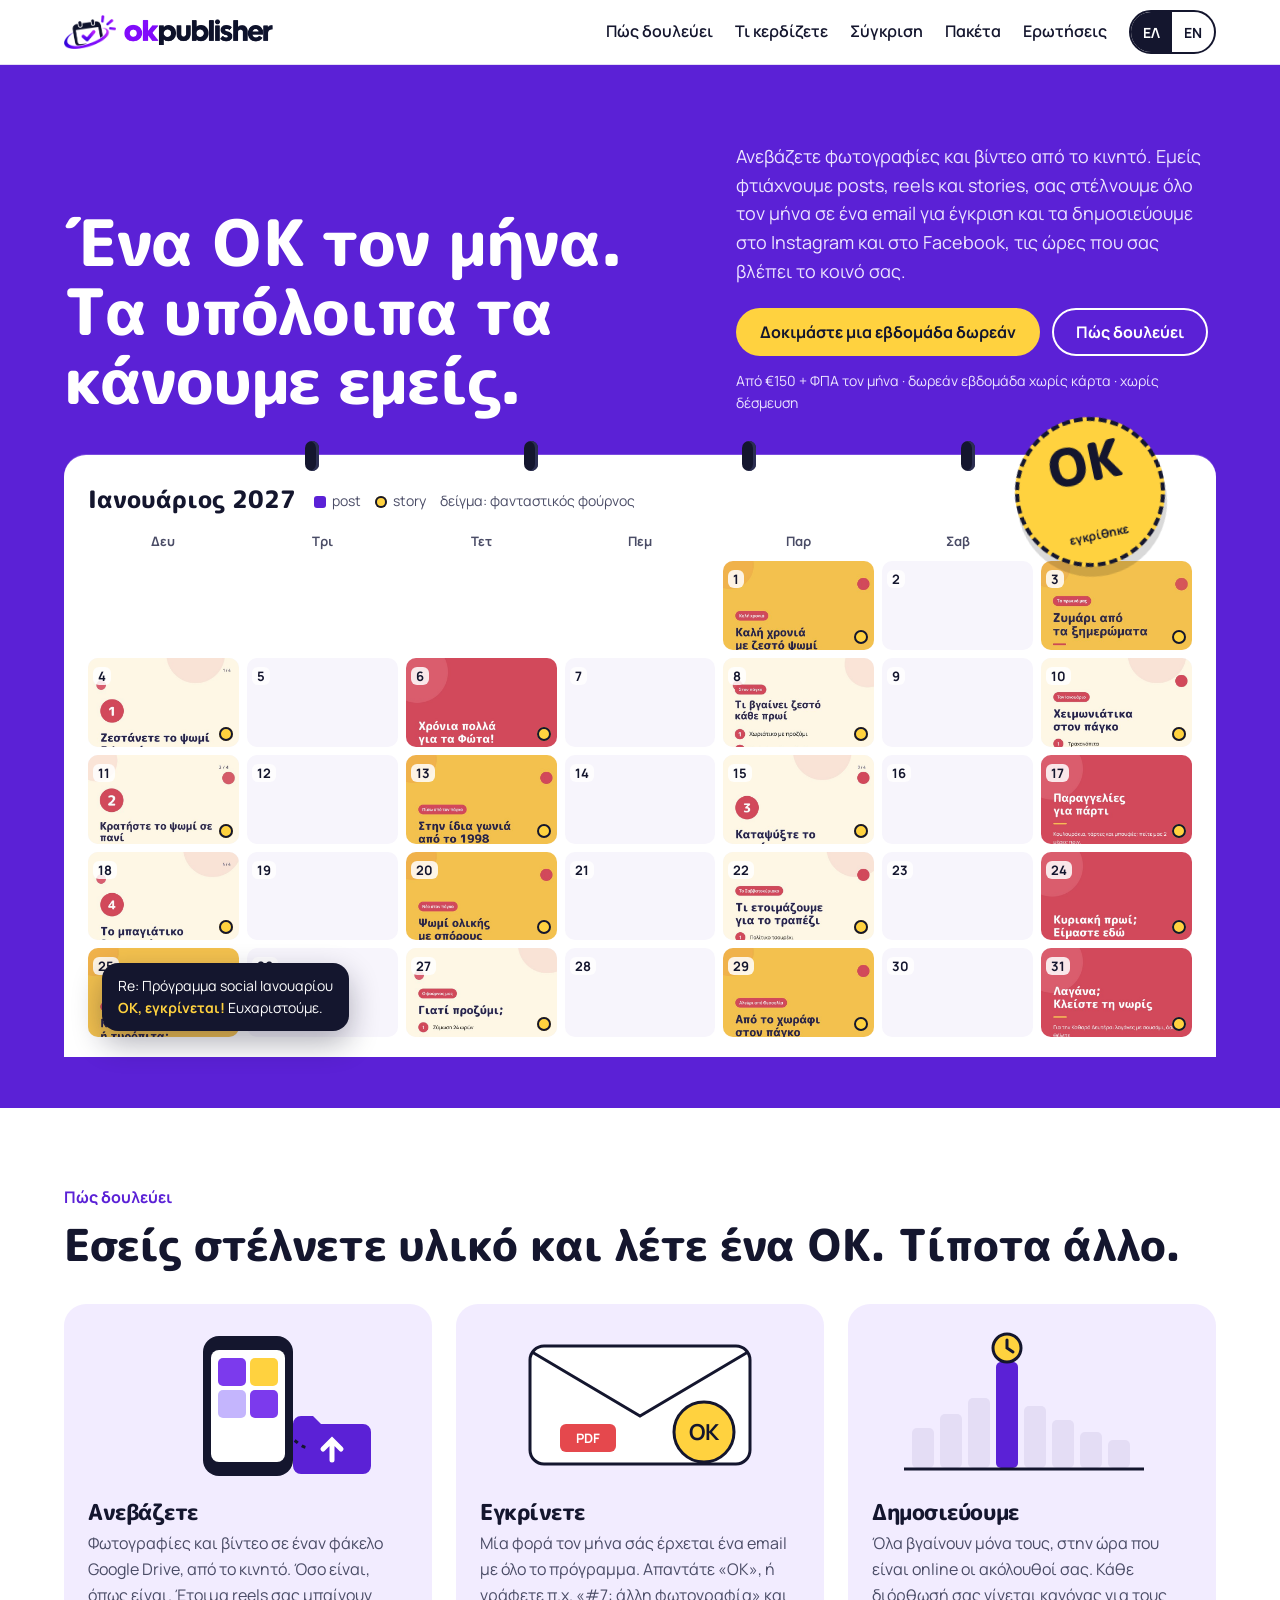
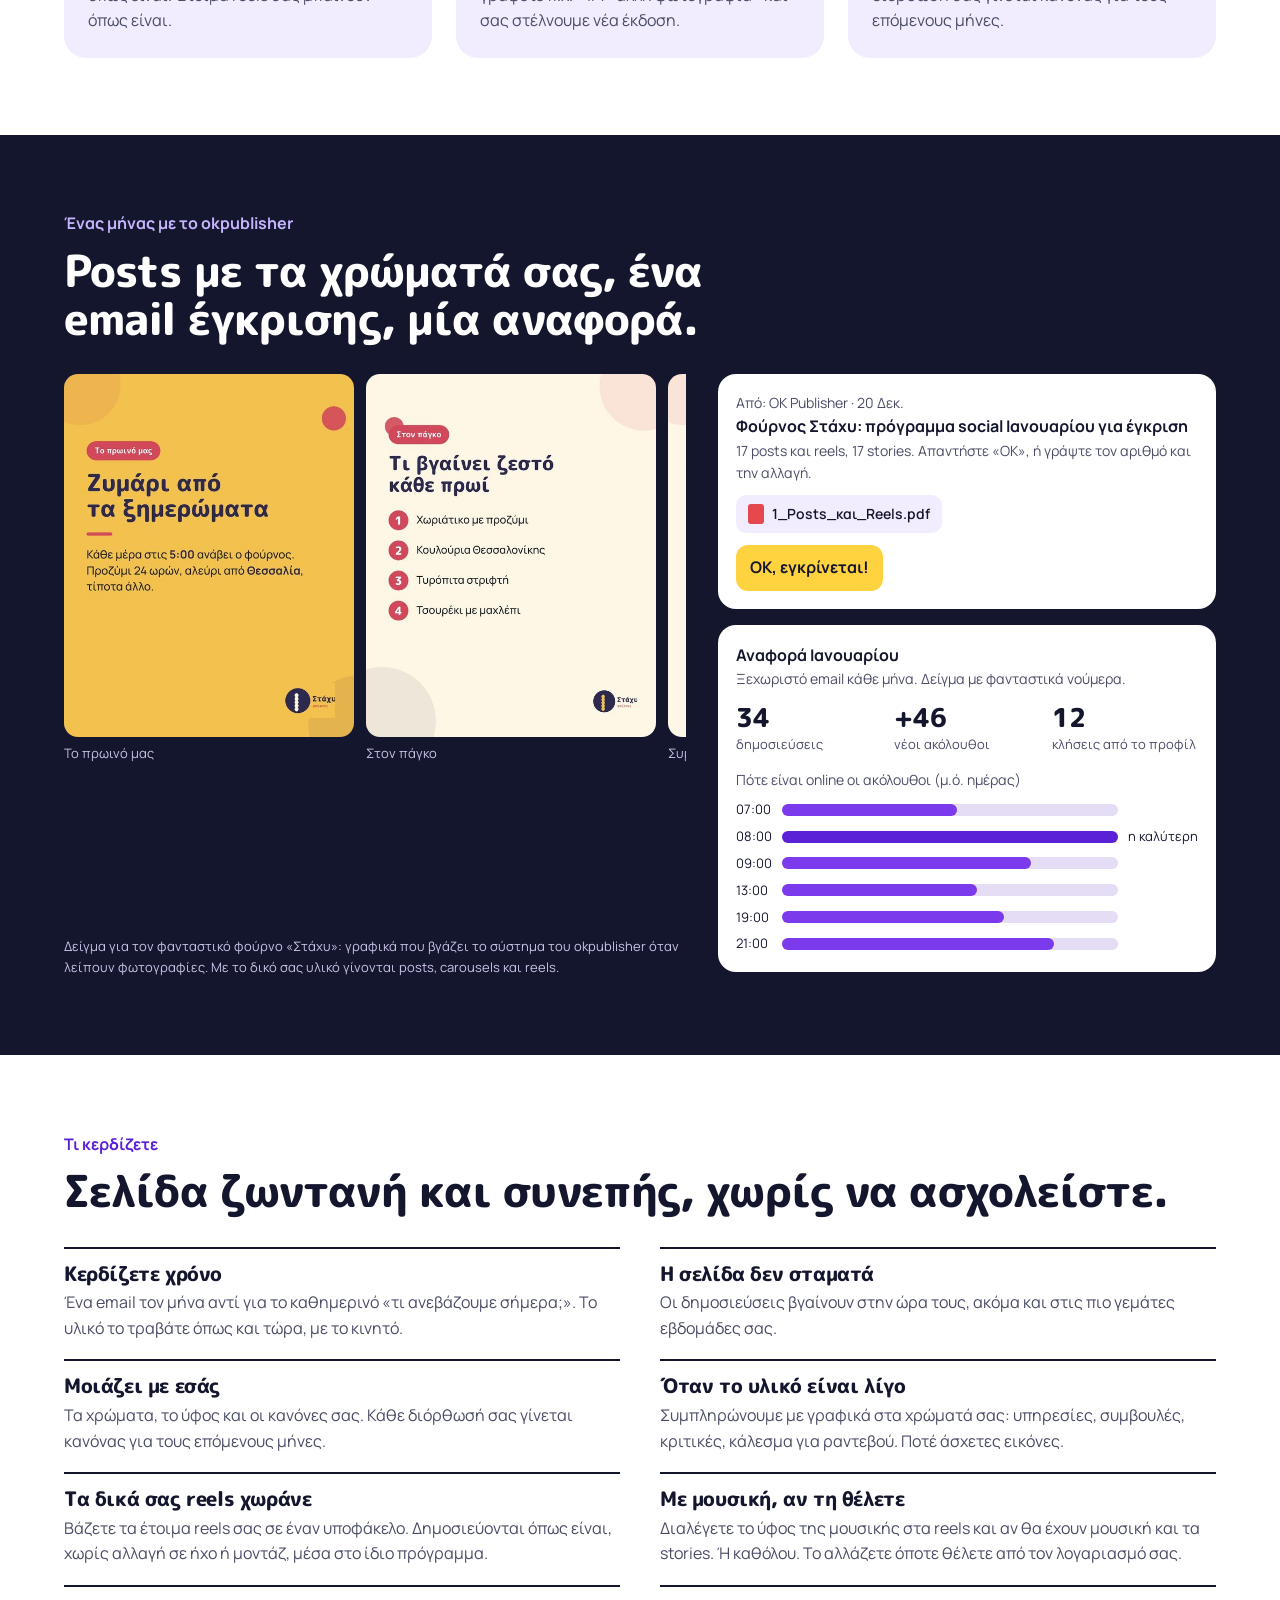
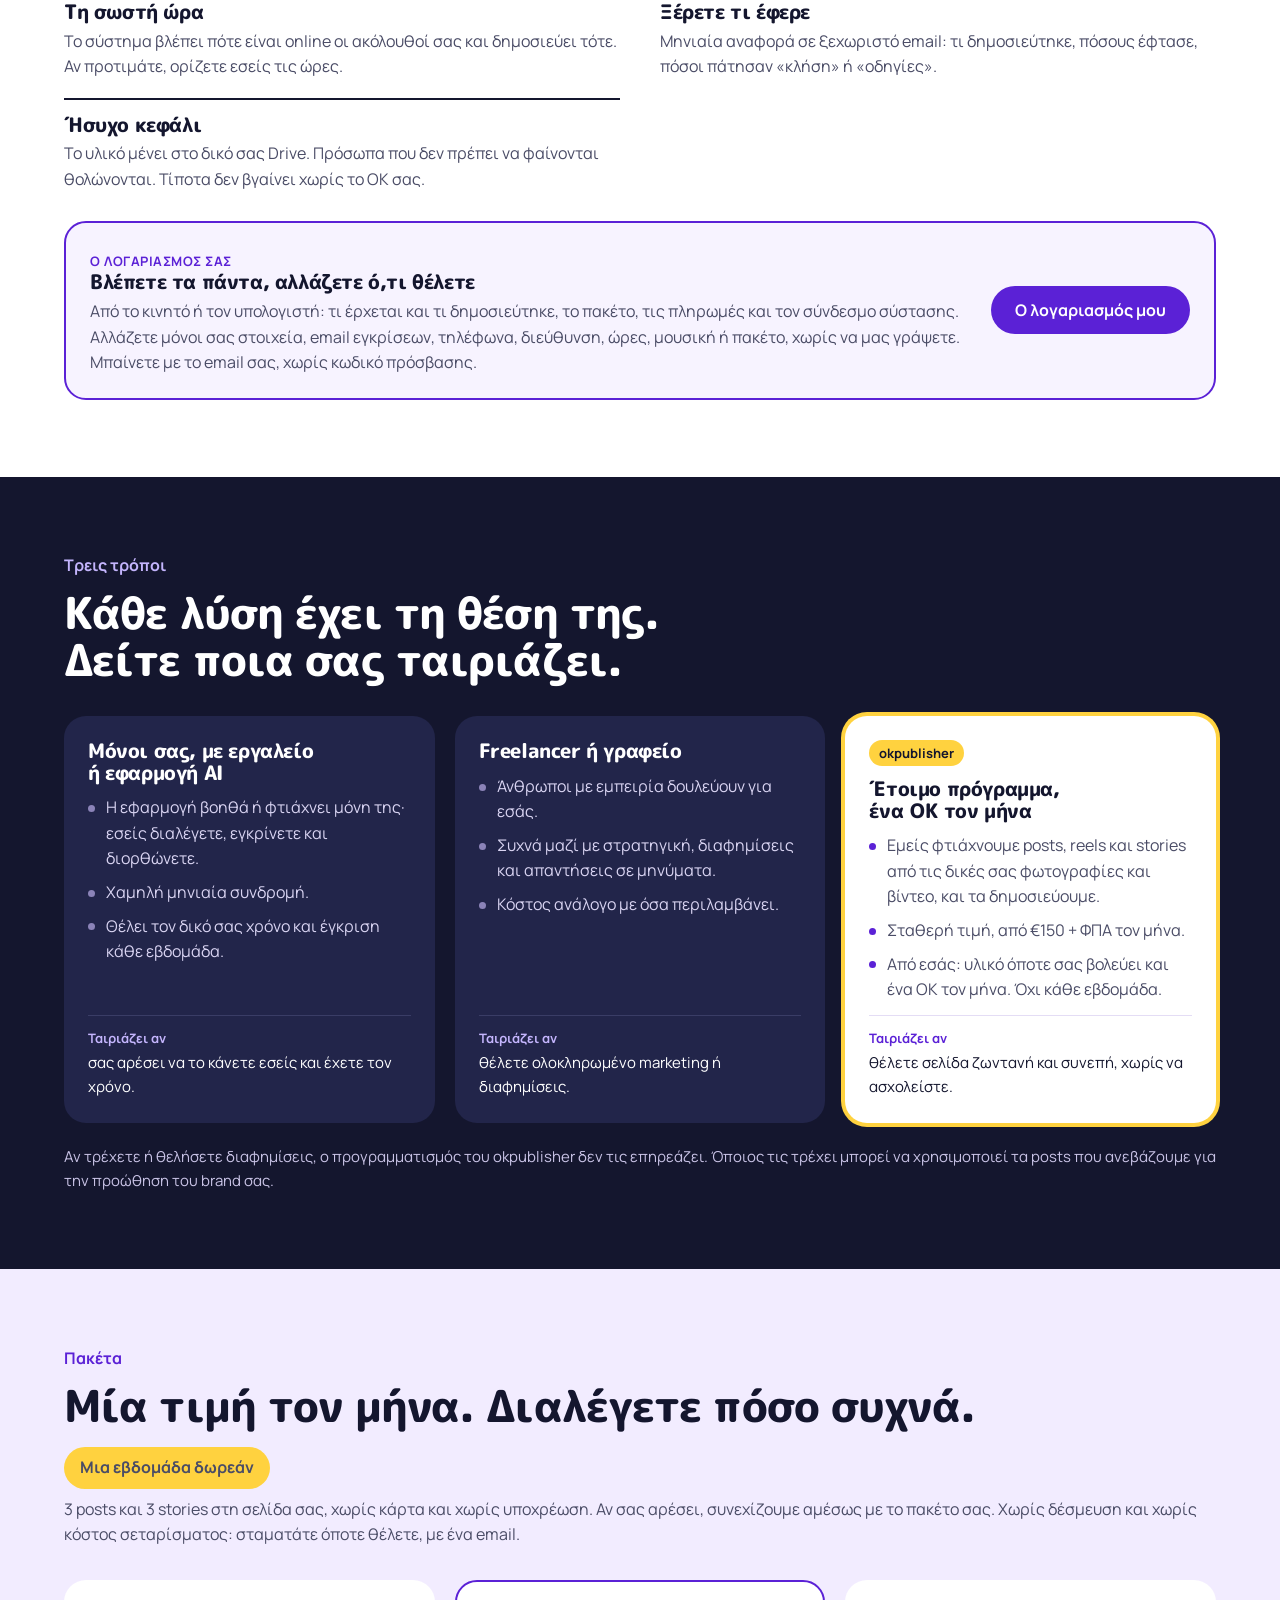
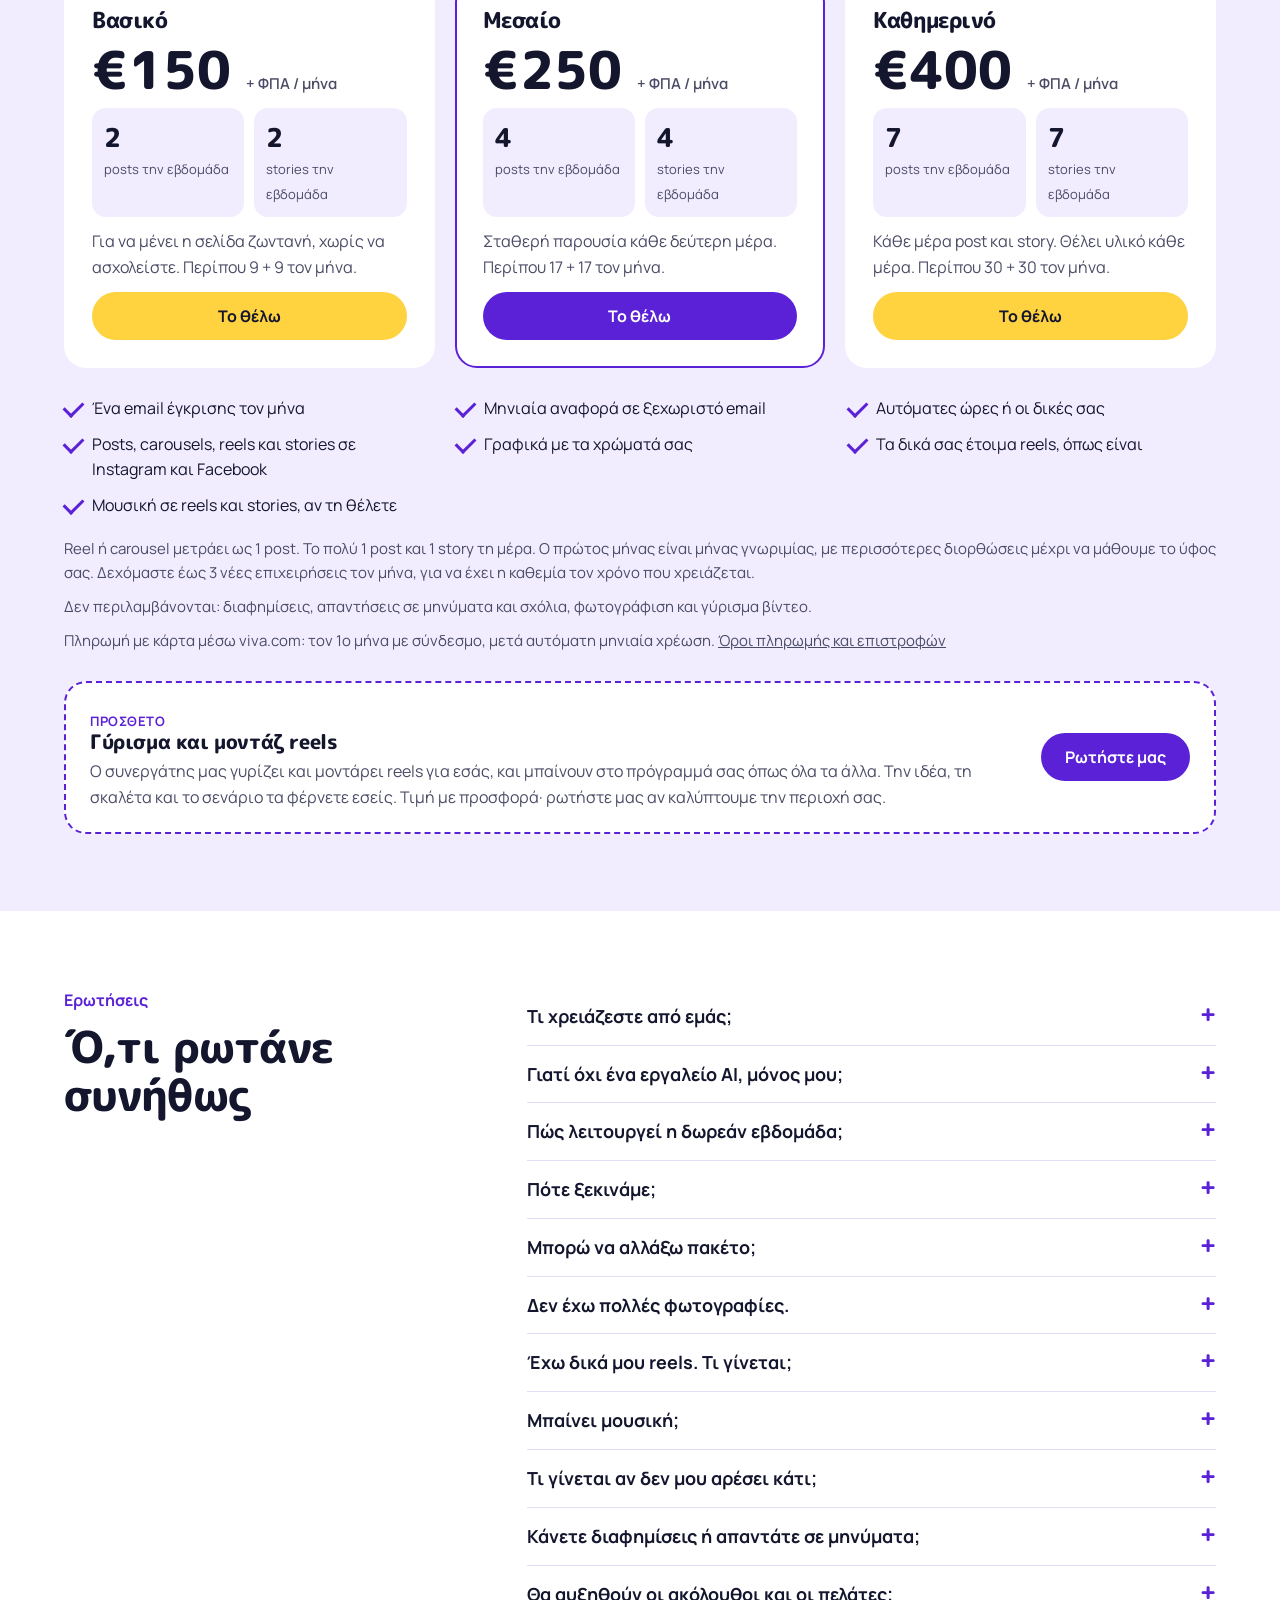
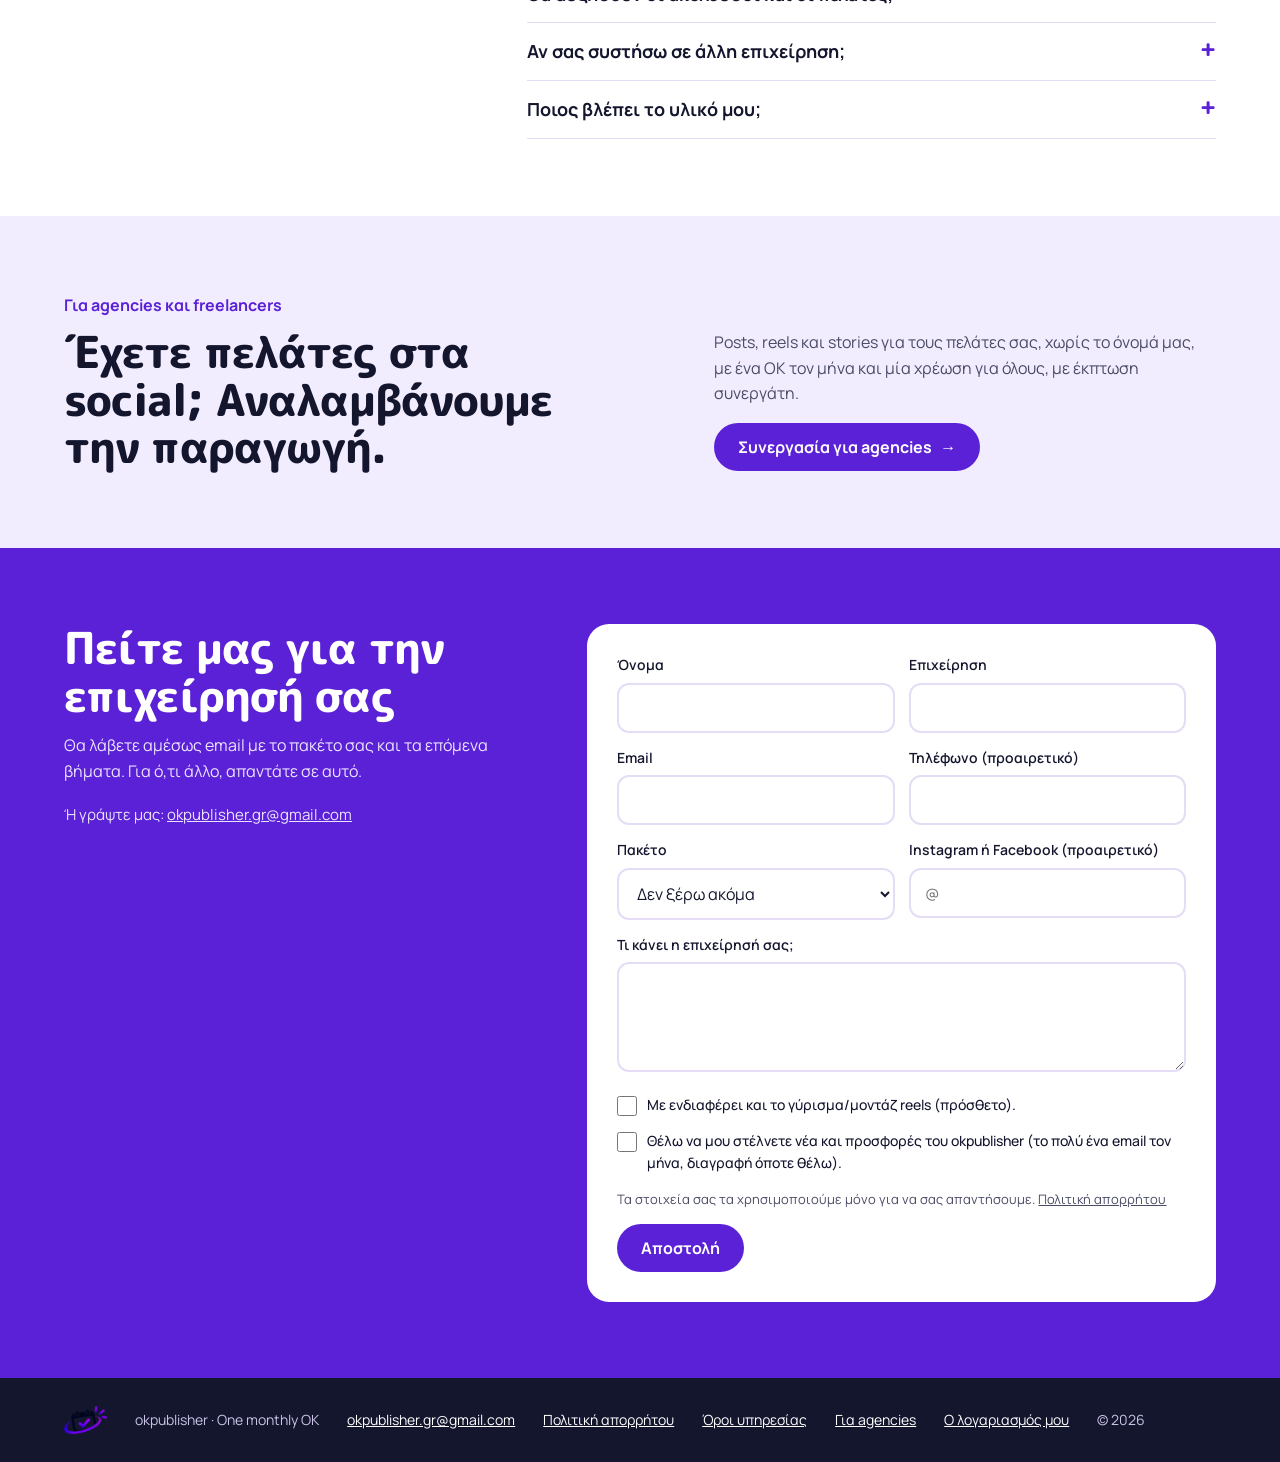
<file: index.html>
<!DOCTYPE html>
<html lang="el" data-l="el">
<head>
<meta charset="utf-8">
<meta name="viewport" content="width=device-width, initial-scale=1">
<title>okpublisher</title>
<meta name="description" content="Ένα ΟΚ τον μήνα. Φτιάχνουμε και δημοσιεύουμε posts, reels και stories στο Instagram και στο Facebook της επιχείρησής σας, με μία έγκριση τον μήνα. Από €150 + ΦΠΑ, με δωρεάν εβδομάδα. One monthly OK: we create and publish your Instagram and Facebook.">
<link rel="icon" href="img/favicon.png">
<link rel="stylesheet" href="fonts/fonts.css">
<style>
/* VOICE occasion: friendly, confident, plain words for small business owners
   IDEA the monthly wall planner that gets one big OK stamp
   PICTURE a January planner sheet with real sample posts on post days, an OK stamp and the reply email
   COLOUR brand violet #5B21D6 field, logo navy #14162E ink, white sheets, stamp yellow #FFD23F accent, lavender #F2ECFF panels
   TYPE M PLUS Rounded 1c 800 (like the rounded wordmark) + Manrope
   LAYOUT laptop: nav, title across the top of the violet band, planner wide beneath; phone: title, planner, buttons */
:root{color-scheme:light;--v:#5B21D6;--v2:#7C3AED;--ink:#14162E;--mut:#4A4C66;--lav:#F2ECFF;--y:#FFD23F;--bg:#fff;--line:#E4DDF5}
*{box-sizing:border-box;min-width:0}
html{scroll-padding-top:72px;scroll-behavior:smooth}
body{margin:0;background:var(--bg);color:var(--ink);font:16px/1.6 Manrope,system-ui,sans-serif;overflow-x:clip}
img{max-width:100%;display:block}
a{color:inherit}
h1,h2,h3{font-family:"M PLUS Rounded 1c",Manrope,sans-serif;font-weight:800;line-height:1.08;letter-spacing:-.02em;margin:0;text-wrap:balance}
h1{font-size:clamp(36px,6vw,64px)}
h2{font-size:clamp(28px,4vw,44px)}
h3{font-size:22px}
p{margin:0}
.band{padding:clamp(40px,6vw,88px) max(5vw,16px)}
.in{max-width:1240px;margin:0 auto}
[data-l=el] .en,[data-l=en] .el{display:none}
.btn{display:inline-flex;align-items:center;gap:8px;min-height:48px;padding:12px 22px;border-radius:999px;font:700 16px/1 Manrope,sans-serif;text-decoration:none;border:2px solid transparent;cursor:pointer}
.btn.y{background:var(--y);color:var(--ink)}
.btn.o{border-color:currentColor;color:#fff}
.btn.v{background:var(--v);color:#fff}
.btn:focus-visible,input:focus-visible,select:focus-visible,textarea:focus-visible,button:focus-visible,summary:focus-visible{outline:3px solid var(--y);outline-offset:2px}
/* nav */
nav{position:sticky;top:0;z-index:5;background:#fff;border-bottom:1px solid var(--line)}
nav .in{display:flex;align-items:center;gap:20px;padding:10px max(5vw,16px);max-width:none}
.logo{display:flex;align-items:center;gap:8px;text-decoration:none;margin-right:auto}
.logo img:first-child{height:34px}.logo img:last-child{height:26px}
nav .links{display:flex;gap:18px;font-weight:600}
nav .links a{text-decoration:none;padding:8px 2px}
nav .links a:hover{color:var(--v)}
.lang{display:flex;border:2px solid var(--ink);border-radius:999px;overflow:hidden}
.lang button{border:0;background:none;font:700 14px Manrope,sans-serif;padding:8px 12px;min-height:40px;cursor:pointer;color:var(--ink)}
.lang button[aria-pressed=true]{background:var(--ink);color:#fff}
@media(max-width:860px){nav .links{display:none}}
/* hero */
.hero{background:var(--v);color:#fff;padding-bottom:0}
.hero .top{display:grid;grid-template-columns:minmax(0,1.3fr) minmax(0,1fr);gap:24px 48px;align-items:end}
.hero .lead{font-size:18px;color:#ECE4FF;max-width:46ch}
.hero .cta{display:flex;flex-wrap:wrap;gap:12px;margin-top:22px}
@media(max-width:760px){.hero .top{grid-template-columns:1fr}}
.stage{position:relative;margin-top:40px;padding-bottom:clamp(28px,4vw,56px)}
.sheet{background:#fff;color:var(--ink);border-radius:22px 22px 0 0;padding:18px clamp(12px,2vw,24px) 20px;box-shadow:0 -1px 0 #ffffff30;position:relative}
.sheet .rings{position:absolute;top:-14px;left:0;right:0;display:flex;justify-content:space-around;padding:0 12%}
.sheet .rings i{width:14px;height:30px;border-radius:8px;background:var(--ink);box-shadow:inset -3px 0 0 #2c2f52}
.shd{display:flex;flex-wrap:wrap;align-items:baseline;gap:6px 18px;margin:8px 0 14px}
.shd b{font:800 24px "M PLUS Rounded 1c",sans-serif}
.key{display:flex;gap:14px;font-size:14px;color:var(--mut)}
.key span{display:inline-flex;align-items:center;gap:6px}
.key i{width:12px;height:12px;border-radius:3px;background:var(--v)}
.key i.s{border-radius:50%;background:var(--y);box-shadow:0 0 0 2px var(--ink) inset}
.cal{display:grid;grid-template-columns:repeat(7,minmax(0,1fr));gap:6px}
.cal .h{font-size:13px;font-weight:700;color:var(--mut);text-align:center;padding-bottom:2px}
.d{position:relative;aspect-ratio:1/1.08;border-radius:10px;background:#F7F5FC;padding:5px;overflow:hidden}
.d.e{background:none}
.d .n{position:relative;z-index:1;font-size:13px;font-weight:700;background:#ffffffd9;border-radius:6px;padding:0 5px}
.d img{position:absolute;inset:0;width:100%;height:100%;object-fit:cover;object-position:top}
@media(min-width:900px){.d{aspect-ratio:1.7/1}.cal{gap:8px}}
.d .st{position:absolute;right:6px;bottom:6px;width:14px;height:14px;border-radius:50%;background:var(--y);box-shadow:0 0 0 2px var(--ink) inset}
.stamp{position:absolute;z-index:3;right:clamp(8px,4vw,60px);top:-38px;width:clamp(96px,13vw,150px);aspect-ratio:1;border-radius:50%;background:var(--y);color:var(--ink);display:grid;place-items:center;text-align:center;font:800 clamp(30px,4.6vw,52px)/.9 "M PLUS Rounded 1c",sans-serif;transform:rotate(-12deg);box-shadow:0 10px 0 #00000026;border:4px dashed var(--ink);animation:drop .7s cubic-bezier(.2,1.6,.4,1) .4s both}
.stamp small{display:block;font:700 12px/1.2 Manrope,sans-serif;margin-top:4px}
@keyframes drop{from{transform:translateY(-60px) rotate(-30deg) scale(1.4);opacity:0}to{transform:rotate(-12deg);opacity:1}}
@media(prefers-reduced-motion:reduce){.stamp{animation:none}html{scroll-behavior:auto}}
.mail{position:absolute;z-index:2;left:clamp(8px,3vw,40px);bottom:clamp(36px,6vw,80px);max-width:min(330px,62%);background:var(--ink);color:#fff;border-radius:16px;padding:12px 16px;font-size:14px;box-shadow:0 12px 30px #14162e55}
.mail b{color:var(--y)}
@media(max-width:520px){.d .n{font-size:11px;padding:0 3px}.d .st{width:10px;height:10px}.mail{position:static;max-width:none;margin-top:12px}.key{display:none}}
/* sections */
.kick{color:var(--v);font-weight:700;margin-bottom:10px}
.steps{display:grid;grid-template-columns:repeat(3,minmax(0,1fr));gap:24px;margin-top:36px}
.step{background:var(--lav);border-radius:22px;padding:24px}
.step svg{width:100%;height:150px;margin-bottom:14px}
.step p{color:var(--mut);margin-top:8px}
@media(max-width:820px){.steps{grid-template-columns:1fr}}
.month{background:var(--ink);color:#fff}
.month .grid{display:grid;grid-template-columns:minmax(0,1.25fr) minmax(0,1fr);gap:32px;margin-top:32px;align-items:start}
@media(max-width:900px){.month .grid{grid-template-columns:1fr}}
.feed{display:flex;gap:12px;overflow-x:auto;scroll-snap-type:x mandatory;padding-bottom:10px}
.feed figure{margin:0;flex:0 0 clamp(180px,24vw,290px);scroll-snap-align:start}
.feed img{border-radius:14px}
.feed figcaption{font-size:13px;color:#C9C3E6;margin-top:6px}
.note{font-size:13px;color:#C9C3E6;margin-top:10px}
.card{background:#fff;color:var(--ink);border-radius:18px;padding:18px}
.card+.card{margin-top:16px}
.card .ttl{font-weight:700}
.card .sub{font-size:14px;color:var(--mut)}
.att{display:inline-flex;gap:8px;align-items:center;margin-top:10px;padding:8px 12px;border-radius:10px;background:var(--lav);font-size:14px;font-weight:600}
.att i{width:16px;height:20px;border-radius:3px;background:#E5484D}
.reply{margin-top:12px;padding:10px 14px;border-radius:12px;background:var(--y);font-weight:700;width:fit-content}
.figs{display:grid;grid-template-columns:repeat(auto-fit,minmax(7.5em,1fr));gap:12px;margin:12px 0}
.figs b{display:block;font:800 26px/1.1 "M PLUS Rounded 1c",sans-serif;white-space:nowrap}
.figs span{font-size:13px;color:var(--mut)}
.hrs{display:grid;grid-template-columns:auto minmax(0,1fr) auto;gap:6px 10px;align-items:center;font-size:13px}
.hrs div{height:12px;border-radius:6px;background:var(--line)}
.hrs div i{display:block;height:100%;border-radius:6px;background:var(--v2)}
.hrs .top i{background:var(--v)}
.ben{display:grid;grid-template-columns:repeat(2,minmax(0,1fr));gap:18px 40px;margin-top:32px}
.ben div{border-top:2px solid var(--ink);padding-top:14px}
.ben h3{font-size:20px}
.ben p{color:var(--mut);margin-top:6px}
@media(max-width:760px){.ben{grid-template-columns:1fr}}
.hero .assure{margin-top:14px;font-size:14px;color:#ECE4FF}
.cmp{background:var(--ink);color:#fff}
.cmp .lede{color:#C9C3E6;margin-top:12px;max-width:62ch}
.cg{display:grid;grid-template-columns:repeat(3,minmax(0,1fr));gap:20px;margin-top:32px;align-items:stretch}
.c{border-radius:22px;padding:24px;background:#22254A;display:flex;flex-direction:column;gap:12px}
.c h3{font-size:20px}
.c ul{margin:0;padding:0;list-style:none;display:grid;gap:8px;color:#D9D4F2}
.c li{padding-left:18px;position:relative}
.c li::before{content:"";position:absolute;left:0;top:.62em;width:7px;height:7px;border-radius:50%;background:#8B83B8}
.c .fit{margin-top:auto;padding-top:12px;border-top:1px solid #3A3D66;font-size:15px}
.c .fit b{display:block;font-size:13px;color:#C4B5FD;margin-bottom:2px}
.c.ok{background:#fff;color:var(--ink);box-shadow:0 0 0 4px var(--y)}
.c.ok ul{color:var(--mut)}
.c.ok li::before{background:var(--v)}
.c.ok .fit{border-top-color:var(--line)}
.c.ok .fit b{color:var(--v)}
.c .tag{align-self:flex-start;background:var(--y);color:var(--ink);font:800 13px Manrope,sans-serif;padding:4px 10px;border-radius:999px}
.cmp .after{margin-top:22px;color:#C9C3E6;font-size:15px}
@media(max-width:900px){.cg{grid-template-columns:1fr}}
.plans{background:var(--lav)}
.free{display:flex;flex-wrap:wrap;gap:8px 14px;align-items:center;margin-top:18px}
.free b{background:var(--y);border-radius:999px;padding:8px 16px;font-size:16px}
.free span{color:var(--mut)}
.addon{margin-top:28px;background:#fff;border:2px dashed var(--v);border-radius:22px;padding:22px 24px;display:grid;grid-template-columns:minmax(0,1fr) auto;gap:12px 24px;align-items:center}
.addon h3{font-size:20px}
.addon p{color:var(--mut);margin-top:6px}
.addon .lbl{font-size:13px;font-weight:700;color:var(--v);text-transform:uppercase;letter-spacing:.04em}
.addon.acct{border-style:solid;background:#F7F3FF}
@media(max-width:700px){.addon{grid-template-columns:1fr}}
.excl{margin-top:10px;color:var(--mut);font-size:15px}
.pl{display:grid;grid-template-columns:repeat(3,minmax(0,1fr));gap:20px;margin-top:32px}
.p{background:#fff;border-radius:22px;padding:26px;display:flex;flex-direction:column;gap:12px;border:2px solid transparent}
.p.mid{border-color:var(--v)}
.p .price{font:800 clamp(40px,5vw,52px)/1 "M PLUS Rounded 1c",sans-serif;white-space:nowrap}
.p .price small{font:600 15px Manrope,sans-serif;color:var(--mut)}
.p .rate{display:flex;gap:10px}
.p .rate div{flex:1;background:var(--lav);border-radius:14px;padding:10px 12px}
.p .rate b{display:block;font:800 26px "M PLUS Rounded 1c",sans-serif}
.p .rate span{font-size:13px;color:var(--mut)}
.p .who{color:var(--mut)}
.p .btn{margin-top:auto;justify-content:center}
@media(max-width:860px){.pl{grid-template-columns:1fr}}
.all{display:grid;grid-template-columns:repeat(3,minmax(0,1fr));gap:10px 24px;margin-top:28px;padding:0;list-style:none}
.all li{padding-left:28px;position:relative}
.all li::before{content:"";position:absolute;left:0;top:5px;width:16px;height:9px;border-left:3px solid var(--v);border-bottom:3px solid var(--v);transform:rotate(-45deg)}
@media(max-width:860px){.all{grid-template-columns:1fr}}
.fine{margin-top:18px;color:var(--mut);font-size:15px}
.faq{display:grid;grid-template-columns:minmax(0,1fr) minmax(0,1.6fr);gap:32px}
@media(max-width:860px){.faq{grid-template-columns:1fr}}
details{border-bottom:1px solid var(--line);padding:14px 0}
summary{cursor:pointer;font-weight:700;font-size:18px;list-style:none;display:flex;justify-content:space-between;gap:12px}
summary::after{content:"+";font:800 22px/1 "M PLUS Rounded 1c",sans-serif;color:var(--v)}
details[open] summary::after{content:"–"}
details p{color:var(--mut);margin-top:8px}
.contact{background:var(--v);color:#fff}
.contact .grid{display:grid;grid-template-columns:minmax(0,1fr) minmax(0,1.3fr);gap:40px;align-items:start}
@media(max-width:860px){.contact .grid{grid-template-columns:1fr}}
form{background:#fff;color:var(--ink);border-radius:22px;padding:clamp(18px,3vw,30px);display:grid;grid-template-columns:repeat(2,minmax(0,1fr));gap:14px}
form .w{grid-column:1/-1}
@media(max-width:560px){form{grid-template-columns:1fr}}
label{display:block;font-weight:600;font-size:14px;margin-bottom:6px}
label.chk{display:flex;gap:10px;align-items:flex-start;font-weight:500;font-size:14px;margin:0;cursor:pointer}
label.chk input{width:20px;min-height:0;height:20px;margin:2px 0 0;flex:none;accent-color:var(--v)}
form .note{margin:0;font-size:13px;color:var(--mut)}
input,select,textarea{width:100%;font:16px Manrope,sans-serif;padding:12px 14px;border:2px solid var(--line);border-radius:12px;background:#fff;color:var(--ink);min-height:48px}
textarea{min-height:110px;resize:vertical}
.hp{position:absolute;left:-9999px}
#msg{font-weight:600}
.contact .mailto{margin-top:18px;font-size:15px;color:#ECE4FF}
/* agencies και freelancers: λωρίδα προς τη σελίδα agencies.html */
.partner{background:var(--lav)}
.partner .in{display:grid;grid-template-columns:minmax(0,1.2fr) minmax(0,1fr);gap:18px 48px;align-items:end}
.partner p.t{color:var(--mut);margin-bottom:16px}
@media(max-width:860px){.partner .in{grid-template-columns:1fr}}
footer{background:var(--ink);color:#C9C3E6;font-size:14px}
footer .in{display:flex;flex-wrap:wrap;gap:12px 28px;align-items:center}
footer a{color:#fff}
</style>
</head>
<body>
<nav><div class="in">
  <a class="logo" href="#top" aria-label="okpublisher"><img src="img/mark.png" alt=""><img src="img/word.png" alt="okpublisher"></a>
  <div class="links">
    <a href="#how"><span class="el">Πώς δουλεύει</span><span class="en">How it works</span></a>
    <a href="#gain"><span class="el">Τι κερδίζετε</span><span class="en">What you gain</span></a>
    <a href="#compare"><span class="el">Σύγκριση</span><span class="en">Compare</span></a>
    <a href="#plans"><span class="el">Πακέτα</span><span class="en">Plans</span></a>
    <a href="#faq"><span class="el">Ερωτήσεις</span><span class="en">FAQ</span></a>
  </div>
  <div class="lang" role="group" aria-label="Γλώσσα / Language"><button id="l-el" aria-pressed="true">ΕΛ</button><button id="l-en" aria-pressed="false">EN</button></div>
</div></nav>

<header class="band hero" id="top"><div class="in">
  <div class="top">
    <h1><span class="el">Ένα ΟΚ τον μήνα. Τα υπόλοιπα τα κάνουμε εμείς.</span><span class="en">One monthly OK. We do the rest.</span></h1>
    <div>
      <p class="lead"><span class="el">Ανεβάζετε φωτογραφίες και βίντεο από το κινητό. Εμείς φτιάχνουμε posts, reels και stories, σας στέλνουμε όλο τον μήνα σε ένα email για έγκριση και τα δημοσιεύουμε στο Instagram και στο Facebook, τις ώρες που σας βλέπει το κοινό σας.</span><span class="en">You upload photos and videos from your phone. We create posts, reels and stories, send you the whole month in one email for approval, and publish on Instagram and Facebook at the hours your audience is online.</span></p>
      <div class="cta"><a class="btn y" href="#contact"><span class="el">Δοκιμάστε μια εβδομάδα δωρεάν</span><span class="en">Try a week free</span></a><a class="btn o" href="#how"><span class="el">Πώς δουλεύει</span><span class="en">How it works</span></a></div>
      <p class="assure"><span class="el">Από €150 + ΦΠΑ τον μήνα · δωρεάν εβδομάδα χωρίς κάρτα · χωρίς δέσμευση</span><span class="en">From €150 + VAT a month · free week, no card · no commitment</span></p>
    </div>
  </div>
  <div class="stage">
    <div class="stamp" aria-hidden="true">OK<small><span class="el">εγκρίθηκε</span><span class="en">approved</span></small></div>
    <div class="sheet" role="img" aria-label="Δείγμα: πρόγραμμα Ιανουαρίου με posts και stories / Sample January schedule">
      <div class="rings"><i></i><i></i><i></i><i></i></div>
      <div class="shd"><b><span class="el">Ιανουάριος 2027</span><span class="en">January 2027</span></b>
        <div class="key"><span><i></i>post</span><span><i class="s"></i>story</span><span><span class="el">δείγμα: φανταστικός φούρνος</span><span class="en">sample: fictional bakery</span></span></div></div>
      <div class="cal" id="cal"></div>
    </div>
    <div class="mail"><span class="el">Re: Πρόγραμμα social Ιανουαρίου<br><b>ΟΚ, εγκρίνεται!</b> Ευχαριστούμε.</span><span class="en">Re: January social schedule<br><b>OK, approved!</b> Thanks.</span></div>
  </div>
</div></header>

<section class="band" id="how"><div class="in">
  <p class="kick"><span class="el">Πώς δουλεύει</span><span class="en">How it works</span></p>
  <h2><span class="el">Εσείς στέλνετε υλικό και λέτε ένα ΟΚ. Τίποτα άλλο.</span><span class="en">You send material and say OK. Nothing else.</span></h2>
  <div class="steps">
    <div class="step">
      <svg viewBox="0 0 300 150" aria-hidden="true"><rect x="105" y="8" width="90" height="140" rx="16" fill="#14162E"/><rect x="113" y="22" width="74" height="112" rx="8" fill="#fff"/><g fill="#7C3AED"><rect x="120" y="30" width="28" height="28" rx="5"/><rect x="152" y="30" width="28" height="28" rx="5" fill="#FFD23F"/><rect x="120" y="62" width="28" height="28" rx="5" fill="#C4B5FD"/><rect x="152" y="62" width="28" height="28" rx="5"/></g><path d="M215 96 h50 a8 8 0 0 1 8 8 v34 a8 8 0 0 1-8 8 h-62 a8 8 0 0 1-8-8 v-42 a8 8 0 0 1 8-8 h12 l8 8 z" fill="#5B21D6"/><path d="M234 132 v-20 m-9 9 l9-9 9 9" stroke="#fff" stroke-width="5" fill="none" stroke-linecap="round"/><path d="M188 110 C200 110 200 120 212 120" stroke="#14162E" stroke-width="3" fill="none" stroke-dasharray="4 5"/></svg>
      <h3><span class="el">Ανεβάζετε</span><span class="en">Upload</span></h3>
      <p><span class="el">Φωτογραφίες και βίντεο σε έναν φάκελο Google Drive, από το κινητό. Όσο είναι, όπως είναι. Έτοιμα reels σας μπαίνουν όπως είναι.</span><span class="en">Photos and videos into a Google Drive folder, straight from your phone. As they are. Finished reels of yours go out untouched.</span></p>
    </div>
    <div class="step">
      <svg viewBox="0 0 300 150" aria-hidden="true"><rect x="40" y="18" width="220" height="118" rx="14" fill="#fff" stroke="#14162E" stroke-width="3"/><path d="M42 24 L150 88 L258 24" stroke="#14162E" stroke-width="3" fill="none"/><rect x="70" y="96" width="56" height="28" rx="6" fill="#E5484D"/><text x="98" y="115" font-family="Manrope, sans-serif" font-weight="700" font-size="13" fill="#fff" text-anchor="middle">PDF</text><circle cx="214" cy="104" r="30" fill="#FFD23F" stroke="#14162E" stroke-width="3"/><text x="214" y="112" font-family="M PLUS Rounded 1c, sans-serif" font-weight="800" font-size="22" fill="#14162E" text-anchor="middle">OK</text></svg>
      <h3><span class="el">Εγκρίνετε</span><span class="en">Approve</span></h3>
      <p><span class="el">Μία φορά τον μήνα σάς έρχεται ένα email με όλο το πρόγραμμα. Απαντάτε «ΟΚ», ή γράφετε π.χ. «#7: άλλη φωτογραφία» και σας στέλνουμε νέα έκδοση.</span><span class="en">Once a month you get one email with the whole schedule. Reply "OK", or write e.g. "#7: different photo" and we send a new version.</span></p>
    </div>
    <div class="step">
      <svg viewBox="0 0 300 150" aria-hidden="true"><g fill="#E4DDF5"><rect x="30" y="100" width="22" height="40" rx="5"/><rect x="58" y="86" width="22" height="54" rx="5"/><rect x="86" y="70" width="22" height="70" rx="5"/><rect x="142" y="78" width="22" height="62" rx="5"/><rect x="170" y="92" width="22" height="48" rx="5"/><rect x="198" y="104" width="22" height="36" rx="5"/><rect x="226" y="112" width="22" height="28" rx="5"/></g><rect x="114" y="34" width="22" height="106" rx="5" fill="#5B21D6"/><circle cx="125" cy="20" r="14" fill="#FFD23F" stroke="#14162E" stroke-width="3"/><path d="M125 12 v8 l6 4" stroke="#14162E" stroke-width="3" fill="none" stroke-linecap="round"/><line x1="22" y1="141" x2="262" y2="141" stroke="#14162E" stroke-width="3"/></svg>
      <h3><span class="el">Δημοσιεύουμε</span><span class="en">We publish</span></h3>
      <p><span class="el">Όλα βγαίνουν μόνα τους, στην ώρα που είναι online οι ακόλουθοί σας. Κάθε διόρθωσή σας γίνεται κανόνας για τους επόμενους μήνες.</span><span class="en">Everything goes out on its own, when your followers are online. Every correction you make becomes a rule for the months ahead.</span></p>
    </div>
  </div>
</div></section>

<section class="band month" id="month"><div class="in">
  <p class="kick" style="color:#C4B5FD"><span class="el">Ένας μήνας με το okpublisher</span><span class="en">A month with okpublisher</span></p>
  <h2><span class="el">Posts με τα χρώματά σας, ένα email έγκρισης, μία αναφορά.</span><span class="en">Posts in your colours, one approval email, one report.</span></h2>
  <div class="grid">
    <div>
      <div class="feed" id="feed" tabindex="0" aria-label="Δείγματα posts / Sample posts"></div>
      <p class="note"><span class="el">Δείγμα για τον φανταστικό φούρνο «Στάχυ»: γραφικά που βγάζει το σύστημα του okpublisher όταν λείπουν φωτογραφίες. Με το δικό σας υλικό γίνονται posts, carousels και reels.</span><span class="en">Sample for "Stachy", a fictional bakery: graphics our system makes when photos are thin. With your own material they become posts, carousels and reels.</span></p>
    </div>
    <div>
      <div class="card">
        <p class="sub"><span class="el">Από: OK Publisher · 20 Δεκ.</span><span class="en">From: OK Publisher · 20 Dec</span></p>
        <p class="ttl"><span class="el">Φούρνος Στάχυ: πρόγραμμα social Ιανουαρίου για έγκριση</span><span class="en">Stachy bakery: January social schedule for approval</span></p>
        <p class="sub"><span class="el">17 posts και reels, 17 stories. Απαντήστε «ΟΚ», ή γράψτε τον αριθμό και την αλλαγή.</span><span class="en">17 posts and reels, 17 stories. Reply "OK", or write the number and the change.</span></p>
        <span class="att"><i></i>1_Posts_και_Reels.pdf</span>
        <p class="reply"><span class="el">ΟΚ, εγκρίνεται!</span><span class="en">OK, approved!</span></p>
      </div>
      <div class="card">
        <p class="ttl"><span class="el">Αναφορά Ιανουαρίου</span><span class="en">January report</span></p>
        <p class="sub"><span class="el">Ξεχωριστό email κάθε μήνα. Δείγμα με φανταστικά νούμερα.</span><span class="en">A separate email every month. Sample with made-up figures.</span></p>
        <div class="figs">
          <div><b>34</b><span><span class="el">δημοσιεύσεις</span><span class="en">published</span></span></div>
          <div><b>+46</b><span><span class="el">νέοι ακόλουθοι</span><span class="en">new followers</span></span></div>
          <div><b>12</b><span><span class="el">κλήσεις από το προφίλ</span><span class="en">calls from profile</span></span></div>
        </div>
        <p class="sub" style="margin-bottom:8px"><span class="el">Πότε είναι online οι ακόλουθοι (μ.ό. ημέρας)</span><span class="en">When followers are online (daily average)</span></p>
        <div class="hrs" id="hrs"></div>
      </div>
    </div>
  </div>
</div></section>

<section class="band" id="gain"><div class="in">
  <p class="kick"><span class="el">Τι κερδίζετε</span><span class="en">What you gain</span></p>
  <h2><span class="el">Σελίδα ζωντανή και συνεπής, χωρίς να ασχολείστε.</span><span class="en">A page that stays alive and consistent, without your time.</span></h2>
  <div class="ben">
    <div><h3><span class="el">Κερδίζετε χρόνο</span><span class="en">You get your time back</span></h3><p><span class="el">Ένα email τον μήνα αντί για το καθημερινό «τι ανεβάζουμε σήμερα;». Το υλικό το τραβάτε όπως και τώρα, με το κινητό.</span><span class="en">One email a month instead of the daily “what do we post today?”. You keep shooting as you do now, on your phone.</span></p></div>
    <div><h3><span class="el">Η σελίδα δεν σταματά</span><span class="en">Your page never goes quiet</span></h3><p><span class="el">Οι δημοσιεύσεις βγαίνουν στην ώρα τους, ακόμα και στις πιο γεμάτες εβδομάδες σας.</span><span class="en">Posts go out on schedule, even in your busiest weeks.</span></p></div>
    <div><h3><span class="el">Μοιάζει με εσάς</span><span class="en">It looks like you</span></h3><p><span class="el">Τα χρώματα, το ύφος και οι κανόνες σας. Κάθε διόρθωσή σας γίνεται κανόνας για τους επόμενους μήνες.</span><span class="en">Your colours, your tone, your rules. Every correction you make becomes a rule for the months ahead.</span></p></div>
    <div><h3><span class="el">Όταν το υλικό είναι λίγο</span><span class="en">When material is thin</span></h3><p><span class="el">Συμπληρώνουμε με γραφικά στα χρώματά σας: υπηρεσίες, συμβουλές, κριτικές, κάλεσμα για ραντεβού. Ποτέ άσχετες εικόνες.</span><span class="en">We fill in with graphics in your colours: services, tips, reviews, a call to book. Never unrelated images.</span></p></div>
    <div><h3><span class="el">Τα δικά σας reels χωράνε</span><span class="en">Your own reels fit right in</span></h3><p><span class="el">Βάζετε τα έτοιμα reels σας σε έναν υποφάκελο. Δημοσιεύονται όπως είναι, χωρίς αλλαγή σε ήχο ή μοντάζ, μέσα στο ίδιο πρόγραμμα.</span><span class="en">Put your finished reels in a subfolder. They go out as they are, sound and edit untouched, inside the same schedule.</span></p></div>
    <div><h3><span class="el">Με μουσική, αν τη θέλετε</span><span class="en">With music, if you want it</span></h3><p><span class="el">Διαλέγετε το ύφος της μουσικής στα reels και αν θα έχουν μουσική και τα stories. Ή καθόλου. Το αλλάζετε όποτε θέλετε από τον λογαριασμό σας.</span><span class="en">You choose the style of music on reels and whether stories get music too. Or none at all. Change it any time from your account.</span></p></div>
    <div><h3><span class="el">Τη σωστή ώρα</span><span class="en">At the right time</span></h3><p><span class="el">Το σύστημα βλέπει πότε είναι online οι ακόλουθοί σας και δημοσιεύει τότε. Αν προτιμάτε, ορίζετε εσείς τις ώρες.</span><span class="en">The system sees when your followers are online and posts then. If you prefer, you set the hours.</span></p></div>
    <div><h3><span class="el">Ξέρετε τι έφερε</span><span class="en">You see what it brought</span></h3><p><span class="el">Μηνιαία αναφορά σε ξεχωριστό email: τι δημοσιεύτηκε, πόσους έφτασε, πόσοι πάτησαν «κλήση» ή «οδηγίες».</span><span class="en">A monthly report in a separate email: what went out, who it reached, how many tapped “call” or “directions”.</span></p></div>
    <div><h3><span class="el">Ήσυχο κεφάλι</span><span class="en">Peace of mind</span></h3><p><span class="el">Το υλικό μένει στο δικό σας Drive. Πρόσωπα που δεν πρέπει να φαίνονται θολώνονται. Τίποτα δεν βγαίνει χωρίς το ΟΚ σας.</span><span class="en">Your material stays in your own Drive. Faces that should not be shown are blurred. Nothing goes out without your OK.</span></p></div>
  </div>
  <div class="addon acct"><div><p class="lbl"><span class="el">Ο λογαριασμός σας</span><span class="en">Your account</span></p><h3><span class="el">Βλέπετε τα πάντα, αλλάζετε ό,τι θέλετε</span><span class="en">See everything, change anything</span></h3><p><span class="el">Από το κινητό ή τον υπολογιστή: τι έρχεται και τι δημοσιεύτηκε, το πακέτο, τις πληρωμές και τον σύνδεσμο σύστασης. Αλλάζετε μόνοι σας στοιχεία, email εγκρίσεων, τηλέφωνα, διεύθυνση, ώρες, μουσική ή πακέτο, χωρίς να μας γράψετε. Μπαίνετε με το email σας, χωρίς κωδικό πρόσβασης.</span><span class="en">From your phone or computer: what is coming up and what went out, your plan, payments and referral link. Change your details, approval email, phone numbers, address, posting times, music or plan yourself, without writing to us. Sign in with your email, no password.</span></p></div><a class="btn v" href="client/"><span class="el">Ο λογαριασμός μου</span><span class="en">My account</span></a></div>
</div></section>

<section class="band cmp" id="compare"><div class="in">
  <p class="kick" style="color:#C4B5FD"><span class="el">Τρεις τρόποι</span><span class="en">Three ways</span></p>
  <h2><span class="el">Κάθε λύση έχει τη θέση της. Δείτε ποια σας ταιριάζει.</span><span class="en">Each option has its place. See which one fits you.</span></h2>
  <div class="cg">
    <div class="c"><h3><span class="el">Μόνοι σας, με εργαλείο ή εφαρμογή AI</span><span class="en">On your own, with a tool or an AI app</span></h3><ul><li><span class="el">Η εφαρμογή βοηθά ή φτιάχνει μόνη της· εσείς διαλέγετε, εγκρίνετε και διορθώνετε.</span><span class="en">The app helps, or creates on its own; you choose, approve and correct.</span></li><li><span class="el">Χαμηλή μηνιαία συνδρομή.</span><span class="en">A low monthly subscription.</span></li><li><span class="el">Θέλει τον δικό σας χρόνο και έγκριση κάθε εβδομάδα.</span><span class="en">It takes your own time, and your approval, every week.</span></li></ul><p class="fit"><b><span class="el">Ταιριάζει αν</span><span class="en">A good fit if</span></b><span class="el">σας αρέσει να το κάνετε εσείς και έχετε τον χρόνο.</span><span class="en">you enjoy doing it yourself and have the time.</span></p></div>
    <div class="c"><h3><span class="el">Freelancer ή γραφείο</span><span class="en">Freelancer or agency</span></h3><ul><li><span class="el">Άνθρωποι με εμπειρία δουλεύουν για εσάς.</span><span class="en">Experienced people work for you.</span></li><li><span class="el">Συχνά μαζί με στρατηγική, διαφημίσεις και απαντήσεις σε μηνύματα.</span><span class="en">Often with strategy, ads and replies to messages included.</span></li><li><span class="el">Κόστος ανάλογο με όσα περιλαμβάνει.</span><span class="en">Priced in line with everything included.</span></li></ul><p class="fit"><b><span class="el">Ταιριάζει αν</span><span class="en">A good fit if</span></b><span class="el">θέλετε ολοκληρωμένο marketing ή διαφημίσεις.</span><span class="en">you want full marketing or ad campaigns.</span></p></div>
    <div class="c ok"><span class="tag">okpublisher</span><h3><span class="el">Έτοιμο πρόγραμμα, ένα ΟΚ τον μήνα</span><span class="en">A ready schedule, one OK a month</span></h3><ul><li><span class="el">Εμείς φτιάχνουμε posts, reels και stories από τις δικές σας φωτογραφίες και βίντεο, και τα δημοσιεύουμε.</span><span class="en">We turn your own photos and videos into posts, reels and stories, and publish them.</span></li><li><span class="el">Σταθερή τιμή, από €150 + ΦΠΑ τον μήνα.</span><span class="en">A fixed price, from €150 + VAT a month.</span></li><li><span class="el">Από εσάς: υλικό όποτε σας βολεύει και ένα ΟΚ τον μήνα. Όχι κάθε εβδομάδα.</span><span class="en">From you: material whenever it suits you, and one OK a month. Not every week.</span></li></ul><p class="fit"><b><span class="el">Ταιριάζει αν</span><span class="en">A good fit if</span></b><span class="el">θέλετε σελίδα ζωντανή και συνεπή, χωρίς να ασχολείστε.</span><span class="en">you want a live, consistent page without spending your time on it.</span></p></div>
  </div>
  <p class="after"><span class="el">Αν τρέχετε ή θελήσετε διαφημίσεις, ο προγραμματισμός του okpublisher δεν τις επηρεάζει. Όποιος τις τρέχει μπορεί να χρησιμοποιεί τα posts που ανεβάζουμε για την προώθηση του brand σας.</span><span class="en">If you run or plan ads, okpublisher’s schedule does not affect them. Whoever runs them can use the posts we publish to promote your brand.</span></p>
</div></section>

<section class="band plans" id="plans"><div class="in">
  <p class="kick"><span class="el">Πακέτα</span><span class="en">Plans</span></p>
  <h2><span class="el">Μία τιμή τον μήνα. Διαλέγετε πόσο συχνά.</span><span class="en">One monthly price. You choose how often.</span></h2>
  <div class="free"><b><span class="el">Μια εβδομάδα δωρεάν</span><span class="en">A free week</span></b><span><span class="el">3 posts και 3 stories στη σελίδα σας, χωρίς κάρτα και χωρίς υποχρέωση. Αν σας αρέσει, συνεχίζουμε αμέσως με το πακέτο σας. Χωρίς δέσμευση και χωρίς κόστος σεταρίσματος: σταματάτε όποτε θέλετε, με ένα email.</span><span class="en">3 posts and 3 stories on your page, with no card and no obligation. If you like it, we continue right away with your plan. No commitment and no setup fee: stop whenever you like, with one email.</span></span></div>
  <div class="pl">
    <div class="p"><h3><span class="el">Βασικό</span><span class="en">Basic</span></h3><div class="price">€150 <small><span class="el">+ ΦΠΑ / μήνα</span><span class="en">+ VAT / month</span></small></div><div class="rate"><div><b>2</b><span><span class="el">posts την εβδομάδα</span><span class="en">posts a week</span></span></div><div><b>2</b><span><span class="el">stories την εβδομάδα</span><span class="en">stories a week</span></span></div></div><p class="who"><span class="el">Για να μένει η σελίδα ζωντανή, χωρίς να ασχολείστε.</span><span class="en">Keeps your page alive, without your time.</span> <span class="el">Περίπου 9 + 9 τον μήνα.</span><span class="en">About 9 + 9 a month.</span></p><a class="btn y" href="#contact" data-plan="Βασικό"><span class="el">Το θέλω</span><span class="en">I want this</span></a></div>
    <div class="p mid"><h3><span class="el">Μεσαίο</span><span class="en">Standard</span></h3><div class="price">€250 <small><span class="el">+ ΦΠΑ / μήνα</span><span class="en">+ VAT / month</span></small></div><div class="rate"><div><b>4</b><span><span class="el">posts την εβδομάδα</span><span class="en">posts a week</span></span></div><div><b>4</b><span><span class="el">stories την εβδομάδα</span><span class="en">stories a week</span></span></div></div><p class="who"><span class="el">Σταθερή παρουσία κάθε δεύτερη μέρα.</span><span class="en">A steady presence every other day.</span> <span class="el">Περίπου 17 + 17 τον μήνα.</span><span class="en">About 17 + 17 a month.</span></p><a class="btn v" href="#contact" data-plan="Μεσαίο"><span class="el">Το θέλω</span><span class="en">I want this</span></a></div>
    <div class="p"><h3><span class="el">Καθημερινό</span><span class="en">Daily</span></h3><div class="price">€400 <small><span class="el">+ ΦΠΑ / μήνα</span><span class="en">+ VAT / month</span></small></div><div class="rate"><div><b>7</b><span><span class="el">posts την εβδομάδα</span><span class="en">posts a week</span></span></div><div><b>7</b><span><span class="el">stories την εβδομάδα</span><span class="en">stories a week</span></span></div></div><p class="who"><span class="el">Κάθε μέρα post και story. Θέλει υλικό κάθε μέρα.</span><span class="en">A post and a story every day. Needs material every day.</span> <span class="el">Περίπου 30 + 30 τον μήνα.</span><span class="en">About 30 + 30 a month.</span></p><a class="btn y" href="#contact" data-plan="Καθημερινό"><span class="el">Το θέλω</span><span class="en">I want this</span></a></div>
  </div>
  <ul class="all"><li><span class="el">Ένα email έγκρισης τον μήνα</span><span class="en">One approval email a month</span></li><li><span class="el">Μηνιαία αναφορά σε ξεχωριστό email</span><span class="en">Monthly report in a separate email</span></li><li><span class="el">Αυτόματες ώρες ή οι δικές σας</span><span class="en">Automatic timing, or your own</span></li><li><span class="el">Posts, carousels, reels και stories σε Instagram και Facebook</span><span class="en">Posts, carousels, reels and stories on Instagram and Facebook</span></li><li><span class="el">Γραφικά με τα χρώματά σας</span><span class="en">Graphics in your colours</span></li><li><span class="el">Τα δικά σας έτοιμα reels, όπως είναι</span><span class="en">Your own finished reels, as they are</span></li><li><span class="el">Μουσική σε reels και stories, αν τη θέλετε</span><span class="en">Music on reels and stories, if you want it</span></li></ul>
  <p class="fine"><span class="el">Reel ή carousel μετράει ως 1 post. Το πολύ 1 post και 1 story τη μέρα. Ο πρώτος μήνας είναι μήνας γνωριμίας, με περισσότερες διορθώσεις μέχρι να μάθουμε το ύφος σας. Δεχόμαστε έως 3 νέες επιχειρήσεις τον μήνα, για να έχει η καθεμία τον χρόνο που χρειάζεται.</span><span class="en">A reel or carousel counts as 1 post. At most 1 post and 1 story a day. The first month is a getting-to-know-you month, with more corrections until we learn your style. We take up to 3 new businesses a month, so each gets the time it needs.</span></p>
  <p class="excl"><span class="el">Δεν περιλαμβάνονται: διαφημίσεις, απαντήσεις σε μηνύματα και σχόλια, φωτογράφιση και γύρισμα βίντεο.</span><span class="en">Not included: ads, replies to messages and comments, photo and video shoots.</span></p>
  <p class="excl"><span class="el">Πληρωμή με κάρτα μέσω viva.com: τον 1ο μήνα με σύνδεσμο, μετά αυτόματη μηνιαία χρέωση. <a href="terms.html#a7">Όροι πληρωμής και επιστροφών</a></span><span class="en">Card payment via viva.com: the first month by link, then an automatic monthly charge. <a href="terms.html#a7">Payment and refund terms</a> (in Greek)</span></p>
  <div class="addon"><div><p class="lbl"><span class="el">Πρόσθετο</span><span class="en">Add-on</span></p><h3><span class="el">Γύρισμα και μοντάζ reels</span><span class="en">Reel filming and editing</span></h3><p><span class="el">Ο συνεργάτης μας γυρίζει και μοντάρει reels για εσάς, και μπαίνουν στο πρόγραμμά σας όπως όλα τα άλλα. Την ιδέα, τη σκαλέτα και το σενάριο τα φέρνετε εσείς. Τιμή με προσφορά· ρωτήστε μας αν καλύπτουμε την περιοχή σας.</span><span class="en">Our partner films and edits reels for you, and they go into your schedule like everything else. You bring the idea, outline and script. Priced on request; ask whether we cover your area.</span></p></div><a class="btn v" href="#contact" data-addon="1"><span class="el">Ρωτήστε μας</span><span class="en">Ask us</span></a></div>
</div></section>

<section class="band" id="faq"><div class="in faq">
  <div><p class="kick"><span class="el">Ερωτήσεις</span><span class="en">Questions</span></p><h2><span class="el">Ό,τι ρωτάνε συνήθως</span><span class="en">What people usually ask</span></h2></div>
  <div>
    <details><summary><span class="el">Τι χρειάζεστε από εμάς;</span><span class="en">What do you need from us?</span></summary><p><span class="el">Σελίδα Facebook και επαγγελματικό λογαριασμό Instagram συνδεδεμένο με αυτήν, πρόσβαση για δημοσίευση και έναν φάκελο Google Drive για το υλικό. Το σετάρισμα το κάνουμε μαζί, μία φορά.</span><span class="en">A Facebook Page and a professional Instagram account linked to it, publishing access and a Google Drive folder for your material. We do the setup together, once.</span></p></details>
    <details><summary><span class="el">Γιατί όχι ένα εργαλείο AI, μόνος μου;</span><span class="en">Why not use an AI tool myself?</span></summary><p><span class="el">Μπορείτε, και για πολλούς είναι καλή λύση. Οι εφαρμογές AI φτιάχνουν περιεχόμενο, αλλά συνήθως σας ζητούν να διαλέγετε, να εγκρίνετε και να διορθώνετε κάθε εβδομάδα. Με το okpublisher τη δουλειά την κάνουμε εμείς: δουλεύουμε τις δικές σας φωτογραφίες και βίντεο, φτιάχνουμε και stories, και εσείς εγκρίνετε μία φορά τον μήνα.</span><span class="en">You can, and for many it is a good option. AI apps create content, but they usually ask you to choose, approve and correct every week. With okpublisher we do the work: we use your own photos and videos, make stories too, and you approve once a month.</span></p></details>
    <details><summary><span class="el">Πώς λειτουργεί η δωρεάν εβδομάδα;</span><span class="en">How does the free week work?</span></summary><p><span class="el">Σετάρουμε μαζί σελίδα, φάκελο και ύφος. Από το υλικό σας ετοιμάζουμε 3 posts και 3 stories, τα εγκρίνετε με ένα «ΟΚ» και δημοσιεύονται μέσα σε μια εβδομάδα. Από την 5η μέρα σάς ρωτάμε αν συνεχίζουμε: αν ναι, διαλέγετε πακέτο, πληρώνετε με κάρτα και ξεκινάμε αμέσως· αν όχι, δεν χρωστάτε τίποτα. Μία δωρεάν εβδομάδα ανά επιχείρηση.</span><span class="en">We set up your page, folder and style together. From your material we prepare 3 posts and 3 stories, you approve them with one “OK”, and they are published within a week. From day 5 we ask whether to continue: if yes, you choose a plan, pay by card and we start right away; if not, you owe nothing. One free week per business.</span></p></details>
    <details><summary><span class="el">Πότε ξεκινάμε;</span><span class="en">When do we start?</span></summary><p><span class="el">Αμέσως. Η δωρεάν εβδομάδα ξεκινά μόλις ολοκληρωθεί το σετάρισμα. Μόλις πληρώσετε, ετοιμάζουμε το πρόγραμμα των επόμενων 30 ημερών και σας το στέλνουμε για «ΟΚ» σε 1–2 μέρες. Μετά, κάθε περίοδος ξεκινά την ίδια μέρα του μήνα και το πρόγραμμά της σας έρχεται περίπου μία εβδομάδα πριν.</span><span class="en">Right away. The free week starts as soon as setup is complete. Once you pay, we prepare the next 30 days and send them for your “OK” within 1–2 days. After that, each period starts on the same day of the month and you get its schedule about a week before.</span></p></details>
    <details><summary><span class="el">Μπορώ να αλλάξω πακέτο;</span><span class="en">Can I change plan?</span></summary><p><span class="el">Ναι, προς τα πάνω ή προς τα κάτω, από τον <a href="client/">λογαριασμό σας</a> ή με το κουμπί «Αλλαγή πακέτου» στα email πληρωμής. Έως τη 19η μέρα της περιόδου σας ισχύει από την επόμενη περίοδο· μετά, από τη μεθεπόμενη. Χωρίς χρεώσεις αλλαγής.</span><span class="en">Yes, up or down, from <a href="client/">your account</a> or with the “Change plan” button in your payment emails. By day 19 of your period it applies from the next period; after that, from the one after. No change fees.</span></p></details>
    <details><summary><span class="el">Δεν έχω πολλές φωτογραφίες.</span><span class="en">I do not have many photos.</span></summary><p><span class="el">Δεν πειράζει: συμπληρώνουμε με γραφικά στα χρώματά σας. Όσο περισσότερο υλικό στέλνετε, τόσο πιο ζωντανή η σελίδα.</span><span class="en">That is fine: we fill in with graphics in your colours. The more you send, the livelier the page.</span></p></details>
    <details><summary><span class="el">Έχω δικά μου reels. Τι γίνεται;</span><span class="en">I have my own reels. What happens?</span></summary><p><span class="el">Τα βάζετε στον υποφάκελο «REELS ΕΤΟΙΜΑ» του φακέλου σας. Δημοσιεύονται όπως είναι, χωρίς αλλαγή σε ήχο ή μοντάζ, στις θέσεις των reels του προγράμματος, και περνούν από την ίδια μηνιαία έγκριση. Για συγκεκριμένη μέρα, βάλτε την ημερομηνία στην αρχή του ονόματος (π.χ. «2027-01-15 …»).</span><span class="en">Put them in the “REELS ΕΤΟΙΜΑ” subfolder of your folder. They go out as they are, sound and edit untouched, in the schedule’s reel slots, and go through the same monthly approval. For a specific day, start the file name with the date (e.g. “2027-01-15 …”).</span></p></details>
    <details><summary><span class="el">Μπαίνει μουσική;</span><span class="en">Is there music?</span></summary><p><span class="el">Αν τη θέλετε. Στο σετάρισμα διαλέγετε το ύφος της μουσικής στα reels (ήρεμη, ζωντανή, κομψή, χαρούμενη, «αφήστε το σε εμάς» ή χωρίς μουσική) και αν θα έχουν μουσική και τα stories. Τα posts (φωτογραφίες και carousel) δημοσιεύονται χωρίς μουσική. Μόνο ορχηστρική μουσική με άδεια για εμπορική χρήση. Αλλάζει όποτε θέλετε από τον <a href="client/">λογαριασμό σας</a>, από το επόμενο πρόγραμμα.</span><span class="en">If you want it. At setup you pick the style of music on reels (calm, lively, elegant, cheerful, "leave it to us" or no music) and whether stories get music too. Posts (photos and carousels) go out without music. Only instrumental music licensed for commercial use. Change it any time from <a href="client/">your account</a>, from the next schedule on.</span></p></details>
    <details><summary><span class="el">Τι γίνεται αν δεν μου αρέσει κάτι;</span><span class="en">What if I do not like something?</span></summary><p><span class="el">Γράφετε τον αριθμό και την αλλαγή, π.χ. «#7: άλλη φωτογραφία». Σας στέλνουμε νέα έκδοση στο ίδιο email. Τίποτα δεν βγαίνει πριν το ΟΚ σας.</span><span class="en">Write the number and the change, e.g. "#7: different photo". We send a new version in the same email. Nothing goes out before your OK.</span></p></details>
    <details><summary><span class="el">Κάνετε διαφημίσεις ή απαντάτε σε μηνύματα;</span><span class="en">Do you run ads or reply to messages?</span></summary><p><span class="el">Όχι. Κρατάμε τη σελίδα σας ζωντανή με δημοσιεύσεις. Τα μηνύματα και τα σχόλια μένουν σε εσάς, που ξέρετε καλύτερα τους πελάτες σας. Αν τρέχετε διαφημίσεις, ο προγραμματισμός μας δεν τις επηρεάζει, και όποιος τις τρέχει μπορεί να χρησιμοποιεί τα posts που ανεβάζουμε για την προώθηση του brand σας.</span><span class="en">No. We keep your page alive with posts. Messages and comments stay with you, since you know your customers best. If you run ads, our schedule does not affect them, and whoever runs them can use the posts we publish to promote your brand.</span></p></details>
    <details><summary><span class="el">Θα αυξηθούν οι ακόλουθοι και οι πελάτες;</span><span class="en">Will followers and customers grow?</span></summary><p><span class="el">Δεν το υποσχόμαστε. Μια σελίδα που ανεβάζει σταθερά, στις σωστές ώρες, βοηθά να σας βρίσκουν και να σας εμπιστεύονται. Στη μηνιαία αναφορά βλέπετε τι έφερε.</span><span class="en">We do not promise it. A page that posts steadily, at the right hours, helps people find and trust you. The monthly report shows what it brought.</span></p></details>
    <details><summary><span class="el">Αν σας συστήσω σε άλλη επιχείρηση;</span><span class="en">What if I recommend you to another business?</span></summary><p><span class="el">Με κάθε συνδρομή παίρνετε δικό σας σύνδεσμο. Για κάθε επιχείρηση που ξεκινά από αυτόν, κερδίζετε €150 + ΦΠΑ έκπτωση στην επόμενη χρέωσή σας. Γίνεται αυτόματα.</span><span class="en">Every subscription comes with your own link. For each business that starts through it, you get €150 + VAT off your next charge. It happens automatically.</span></p></details>
    <details><summary><span class="el">Ποιος βλέπει το υλικό μου;</span><span class="en">Who sees my material?</span></summary><p><span class="el">Το υλικό μένει στον δικό σας φάκελο Drive. Δημοσιεύεται μόνο ό,τι εγκρίνετε, και πρόσωπα που δεν πρέπει να φαίνονται θολώνονται.</span><span class="en">Your material stays in your own Drive folder. Only what you approve is published, and faces that should not be shown are blurred.</span></p></details>
  </div>
</div></section>

<section class="band partner" id="partners"><div class="in">
  <div><p class="kick"><span class="el">Για agencies και freelancers</span><span class="en">For agencies and freelancers</span></p>
    <h2><span class="el">Έχετε πελάτες στα social; Αναλαμβάνουμε την παραγωγή.</span><span class="en">Managing clients on social? We handle production.</span></h2></div>
  <div><p class="t"><span class="el">Posts, reels και stories για τους πελάτες σας, χωρίς το όνομά μας, με ένα ΟΚ τον μήνα και μία χρέωση για όλους, με έκπτωση συνεργάτη.</span><span class="en">Posts, reels and stories for your clients, without our name, with one monthly OK and one invoice for all of them, at a partner discount.</span></p>
    <a class="btn v" href="agencies.html"><span class="el">Συνεργασία για agencies</span><span class="en">Partner with us</span> →</a></div>
</div></section>

<section class="band contact" id="contact"><div class="in grid">
  <div>
    <h2><span class="el">Πείτε μας για την επιχείρησή σας</span><span class="en">Tell us about your business</span></h2>
    <p style="margin-top:14px;color:#ECE4FF"><span class="el">Θα λάβετε αμέσως email με το πακέτο σας και τα επόμενα βήματα. Για ό,τι άλλο, απαντάτε σε αυτό.</span><span class="en">You will get an email right away with your plan and the next steps. For anything else, just reply to it.</span></p>
    <p class="mailto"><span class="el">Ή γράψτε μας:</span><span class="en">Or write to us:</span> <a href="mailto:okpublisher.gr@gmail.com">okpublisher.gr@gmail.com</a></p>
  </div>
  <form id="f" novalidate>
    <div><label for="f-name"><span class="el">Όνομα</span><span class="en">Name</span></label><input id="f-name" name="name" required autocomplete="name"></div>
    <div><label for="f-biz"><span class="el">Επιχείρηση</span><span class="en">Business</span></label><input id="f-biz" name="business" required autocomplete="organization"></div>
    <div><label for="f-email">Email</label><input id="f-email" name="email" type="email" required autocomplete="email"></div>
    <div><label for="f-phone"><span class="el">Τηλέφωνο (προαιρετικό)</span><span class="en">Phone (optional)</span></label><input id="f-phone" name="phone" type="tel" autocomplete="tel"></div>
    <div><label for="f-plan"><span class="el">Πακέτο</span><span class="en">Plan</span></label><select id="f-plan" name="plan"><option value="">Δεν ξέρω ακόμα</option><option value="Βασικό">Βασικό · €150</option><option value="Μεσαίο">Μεσαίο · €250</option><option value="Καθημερινό">Καθημερινό · €400</option></select></div>
    <div><label for="f-ig"><span class="el">Instagram ή Facebook (προαιρετικό)</span><span class="en">Instagram or Facebook (optional)</span></label><input id="f-ig" name="social" placeholder="@"></div>
    <div class="w"><label for="f-msg"><span class="el">Τι κάνει η επιχείρησή σας;</span><span class="en">What does your business do?</span></label><textarea id="f-msg" name="message"></textarea></div>
    <label class="w chk"><input type="checkbox" name="addon_reels" value="ναι" id="f-addon"><span><span class="el">Με ενδιαφέρει και το γύρισμα/μοντάζ reels (πρόσθετο).</span><span class="en">I am also interested in reel filming/editing (add-on).</span></span></label>
    <label class="w chk"><input type="checkbox" name="news" value="ναι"><span><span class="el">Θέλω να μου στέλνετε νέα και προσφορές του okpublisher (το πολύ ένα email τον μήνα, διαγραφή όποτε θέλω).</span><span class="en">Send me okpublisher news and offers (at most one email a month, unsubscribe anytime).</span></span></label>
    <p class="w note"><span class="el">Τα στοιχεία σας τα χρησιμοποιούμε μόνο για να σας απαντήσουμε. <a href="privacy.html">Πολιτική απορρήτου</a></span><span class="en">We use your details only to reply to you. <a href="privacy.html#en">Privacy policy</a></span></p>
    <input type="hidden" name="source" id="f-src">
    <input class="hp" name="website" tabindex="-1" autocomplete="off" aria-hidden="true">
    <div class="w"><button class="btn v" type="submit"><span class="el">Αποστολή</span><span class="en">Send</span></button> <span id="msg" role="status"></span></div>
  </form>
</div></section>

<footer class="band" style="padding-block:28px"><div class="in">
  <img src="img/mark.png" alt="" style="height:28px">
  <span>okpublisher · One monthly OK</span>
  <a href="mailto:okpublisher.gr@gmail.com">okpublisher.gr@gmail.com</a>
  <a href="privacy.html"><span class="el">Πολιτική απορρήτου</span><span class="en">Privacy policy</span></a>
  <a href="terms.html"><span class="el">Όροι υπηρεσίας</span><span class="en">Terms (in Greek)</span></a>
  <a href="agencies.html"><span class="el">Για agencies</span><span class="en">For agencies</span></a>
  <a href="client/"><span class="el">Ο λογαριασμός μου</span><span class="en">My account</span></a>
  <span>© 2026</span>
</div></footer>

<script>
{
const FORM_URL = 'https://script.google.com/macros/s/AKfycbzgDYs8OVVCYGqSMgI4MCoZuALfNdv_PgxSuFqnwWF9dD0SBWP2LhTLQF3a0EeIW4BuMg/exec'; // διεύθυνση /exec του Apps Script της φόρμας (okpublisher.gr)
const T = (el, en) => `<span class="el">${el}</span><span class="en">${en}</span>`;
// planner: Ιανουάριος 2027 ξεκινά Παρασκευή· posts Δευ/Τετ/Παρ/Κυρ, story τις ίδιες μέρες (Μεσαίο πακέτο)
const days = ['Δευ|Mon','Τρι|Tue','Τετ|Wed','Πεμ|Thu','Παρ|Fri','Σαβ|Sat','Κυρ|Sun'];
// μία διαφορετική ανάρτηση για κάθε μέρα με post (18), με σειρά που βγάζει νόημα: Πρωτοχρονιά, Φώτα, συμβουλές 1→4 κ.λπ.
const imgs = ['p5','p1','p6','p7','p2','p8','p3','p9','p10','p11','p12','p13','p14','p15','p16','p17','p18','p19'];
let h = days.map(d => { const [g, e] = d.split('|'); return `<div class="h">${T(g, e)}</div>`; }).join('');
h += '<div class="d e"></div>'.repeat(4);
let k = 0;
for (let n = 1; n <= 31; n++) {
  const wd = (4 + n - 1) % 7, post = [0, 2, 4, 6].includes(wd);
  h += `<div class="d">${post ? `<img src="img/${imgs[k++ % imgs.length]}.jpg" alt="" loading="lazy">` : ''}<span class="n">${n}</span>${post ? '<i class="st"></i>' : ''}</div>`;
}
document.getElementById('cal').innerHTML = h;
document.getElementById('feed').innerHTML = [['p1', 'Το πρωινό μας', 'Our mornings'], ['p2', 'Στον πάγκο', 'On the counter'], ['p3', 'Συμβουλή, 2 από 4', 'Tip, 2 of 4'], ['p4', 'Κάλεσμα', 'Call to action'], ['s1', 'Story', 'Story']]
  .map(([f, g, e]) => `<figure><img src="img/${f}.jpg" alt="${g}" loading="lazy"><figcaption>${T(g, e)}</figcaption></figure>`).join('');
const hrs = [['07:00', 52], ['08:00', 100], ['09:00', 74], ['13:00', 58], ['19:00', 66], ['21:00', 81]];
document.getElementById('hrs').innerHTML = hrs.map(([t, v]) => `<span>${t}</span><div class="${v === 100 ? 'top' : ''}"><i style="width:${v}%"></i></div><span>${v === 100 ? T('η καλύτερη', 'best') : ''}</span>`).join('');
// Τα πακέτα/τιμές είναι γραμμένα στο HTML (και στη λίστα της φόρμας)· εδώ μόνο οι ετικέτες της λίστας για τα αγγλικά.
const plans = [['Βασικό', 'Basic', 150], ['Μεσαίο', 'Standard', 250], ['Καθημερινό', 'Daily', 400]];
const sel = document.getElementById('f-plan');
const opts = [['', 'Δεν ξέρω ακόμα', 'Not sure yet']].concat(plans.map(p => [p[0], `${p[0]} · €${p[2]}`, `${p[1]} · €${p[2]}`]));
const fillSel = l => { const v = sel.value; sel.innerHTML = opts.map(([v2, g, e]) => `<option value="${v2}">${l === 'en' ? e : g}</option>`).join(''); sel.value = v; };
const setLang = (l, save) => {
  document.documentElement.dataset.l = l; document.documentElement.lang = l;
  document.getElementById('l-el').setAttribute('aria-pressed', l === 'el');
  document.getElementById('l-en').setAttribute('aria-pressed', l === 'en');
  fillSel(l);
  if (save) { try { localStorage.setItem('okp-lang', l); } catch (e) {} }
};
let start = location.hash === '#en' ? 'en' : 'el';
try { if (location.hash !== '#en' && localStorage.getItem('okp-lang') === 'en') start = 'en'; } catch (e) {}
setLang(start);
document.getElementById('l-el').addEventListener('click', () => setLang('el', true));
document.getElementById('l-en').addEventListener('click', () => setLang('en', true));
document.querySelectorAll('[data-plan]').forEach(a => a.addEventListener('click', () => { sel.value = a.dataset.plan; }));
document.querySelectorAll('[data-addon]').forEach(a => a.addEventListener('click', () => { document.getElementById('f-addon').checked = true; }));
const f = document.getElementById('f'), msg = document.getElementById('msg');
// Πηγή επαφής, χωρίς cookies και χωρίς αποθήκευση στον browser: utm_source / utm_medium / utm_campaign του συνδέσμου
// ή ο ιστότοπος από τον οποίο ήρθε ο επισκέπτης (μία σελίδα: η διεύθυνση μένει ίδια σε όλη την επίσκεψη).
const src = (() => {
  const q = new URLSearchParams(location.search), u = ['utm_source', 'utm_medium', 'utm_campaign'].map(k => (q.get(k) || '').slice(0, 60)).filter(Boolean).join(' / ');
  if (u) return u;
  try { const r = document.referrer && new URL(document.referrer).hostname; if (r && r !== location.hostname) return 'από ' + r; } catch (e) {}
  return 'απευθείας';
})();
document.getElementById('f-src').value = src;
// Κωδικός πωλητή (okpublisher.gr/?p=…): πάει κρυφά με τη φόρμα, χωρίς πεδίο και χωρίς αποθήκευση στον browser.
const ref = (q => /^[a-z0-9]{4,10}$/.test(q) ? q : '')((new URLSearchParams(location.search).get('p') || '').trim().toLowerCase());
const btn = f.querySelector('button[type="submit"]');
f.addEventListener('submit', async ev => {
  ev.preventDefault();
  if (btn.disabled) return;   // διπλό πάτημα: μία αποστολή
  const en = document.documentElement.dataset.l === 'en';
  const d = Object.fromEntries(new FormData(f).entries());
  if (!d.name || !d.business || !/^[^@\s]+@[^@\s]+\.[^@\s]+$/.test(d.email)) { msg.textContent = en ? 'Please fill in name, business and a valid email.' : 'Συμπληρώστε όνομα, επιχείρηση και σωστό email.'; return; }
  if (d.website) return;
  d.lang = en ? 'en' : 'el';
  if (ref) d.ref = ref;
  if (d.addon_reels) { d.message = '[Πρόσθετο: γύρισμα/μοντάζ reels] ' + (d.message || ''); delete d.addon_reels; }
  if (!FORM_URL) { msg.textContent = en ? 'The form is not connected yet: please email okpublisher.gr@gmail.com.' : 'Η φόρμα δεν έχει συνδεθεί ακόμα: γράψτε μας στο okpublisher.gr@gmail.com.'; return; }
  msg.textContent = en ? 'Sending…' : 'Αποστολή…';
  btn.disabled = true;
  try {
    await fetch(FORM_URL, { method: 'POST', mode: 'no-cors', headers: { 'Content-Type': 'text/plain;charset=utf-8' }, body: JSON.stringify(d) });
    f.reset(); fillSel(d.lang); document.getElementById('f-src').value = src;
    msg.textContent = en ? 'Thank you! We will reply by email.' : 'Ευχαριστούμε! Θα σας απαντήσουμε με email.';
  } catch (e) { msg.textContent = en ? 'Could not send: please email okpublisher.gr@gmail.com.' : 'Δεν στάλθηκε: γράψτε μας στο okpublisher.gr@gmail.com.'; }
  finally { btn.disabled = false; }
});
}
</script>
</body>
</html>
</file>
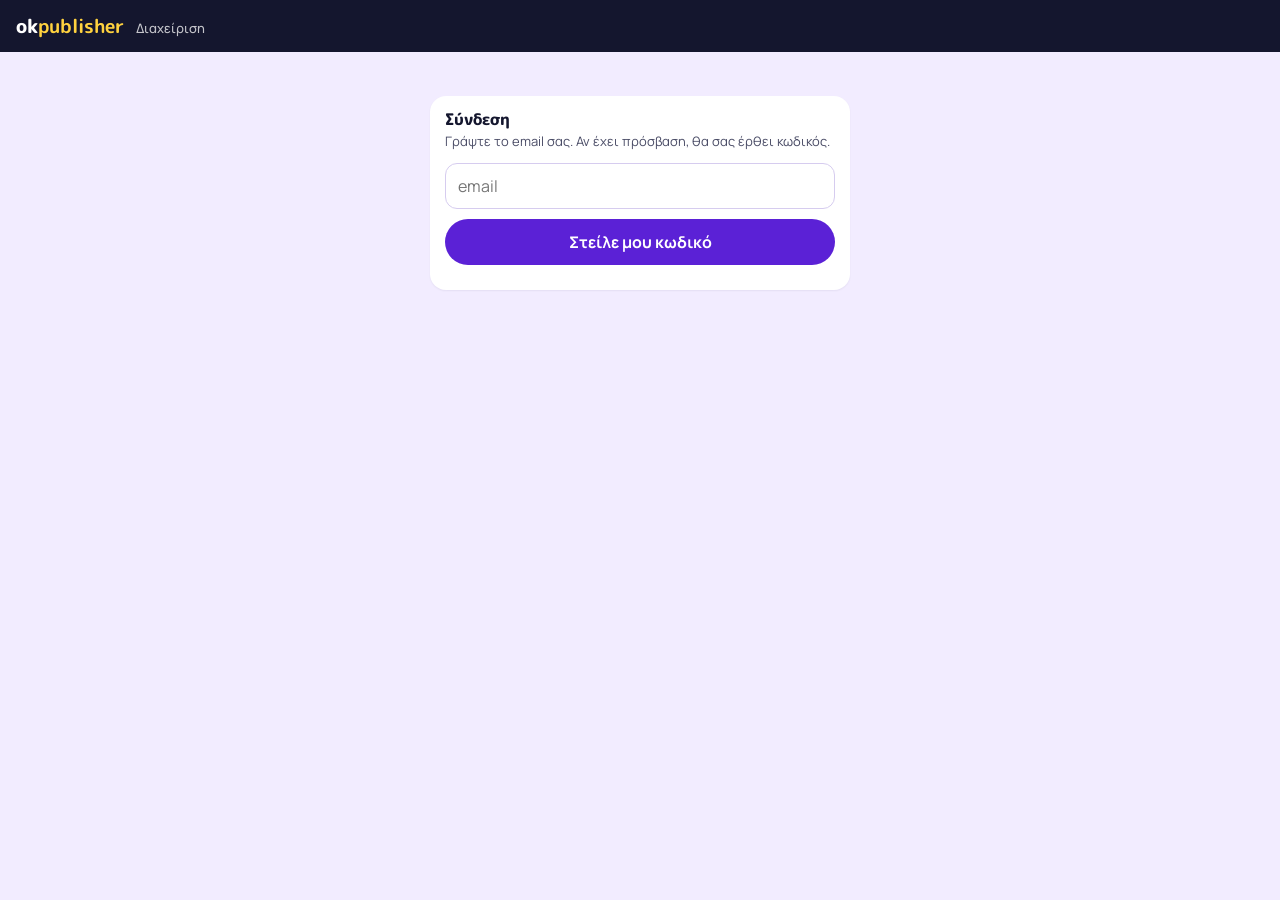
<file: admin/index.html>
<!doctype html>
<html lang="el">
<head>
<meta charset="utf-8">
<meta name="viewport" content="width=device-width, initial-scale=1, viewport-fit=cover">
<meta name="robots" content="noindex, nofollow">
<meta name="referrer" content="no-referrer">
<meta name="theme-color" content="#14162E">
<meta name="apple-mobile-web-app-capable" content="yes">
<meta name="apple-mobile-web-app-title" content="okpublisher">
<title>Διαχείριση · okpublisher</title>
<link rel="manifest" href="manifest.webmanifest">
<link rel="icon" href="../img/favicon.png">
<link rel="apple-touch-icon" href="icon-180.png">
<link rel="stylesheet" href="../fonts/fonts.css">
<!--
  Διαχειριστικό του okpublisher. Τα δεδομένα τα δίνει το Apps Script «okpublisher» (publisher/Admin.gs στο repo
  okpublisher/publisher) μόνο μετά από σύνδεση με κωδικό στο email. Εδώ δεν υπάρχει κανένα δεδομένο ή κλειδί.
-->
<style>
:root{--v:#5B21D6;--y:#FFD23F;--d:#14162E;--l:#F2ECFF;--g:#4A4C66;--r:#C62828;--ok:#1B7F3B;--line:#E4DDF5}
*{box-sizing:border-box}
body{margin:0;font:15px/1.5 Manrope,system-ui,sans-serif;color:var(--d);background:var(--l);-webkit-text-size-adjust:100%}
header{display:flex;justify-content:space-between;align-items:center;padding:12px 16px;padding-top:max(12px,env(safe-area-inset-top));background:var(--d);color:#fff;position:sticky;top:0;z-index:2}
.brand{font:800 19px "M PLUS Rounded 1c",Manrope,sans-serif}.brand b{color:var(--y)}.brand span{font:500 13px Manrope,sans-serif;opacity:.75;margin-left:6px}
#who{font-size:12px;opacity:.9;text-align:right}#who a{color:var(--y)}
nav:empty{display:none}
nav{display:flex;gap:6px;overflow-x:auto;padding:10px 12px;background:#fff;border-bottom:1px solid var(--line);position:sticky;top:52px;z-index:1;scrollbar-width:none}
nav button{flex:0 0 auto;border:1.5px solid var(--v);background:#fff;color:var(--v);border-radius:999px;padding:6px 13px;font:700 14px Manrope,sans-serif}
nav button.on{background:var(--v);color:#fff}nav button i{font-style:normal;background:var(--y);color:var(--d);border-radius:9px;padding:0 6px;margin-left:5px;font-size:12px}
main{max-width:760px;margin:0 auto;padding:12px 12px 40px}
.card{background:#fff;border-radius:16px;padding:13px 15px;margin:0 0 10px;box-shadow:0 1px 2px rgba(20,22,46,.06)}
.card h3{margin:0 0 2px;font:800 16px/1.3 "M PLUS Rounded 1c",Manrope,sans-serif}
.row{display:flex;justify-content:space-between;gap:8px;align-items:baseline}.muted{color:var(--g);font-size:13px}
.tag{white-space:nowrap;display:inline-block;font-size:12px;border-radius:8px;padding:1px 7px;margin:2px 4px 2px 0;background:var(--l);color:var(--v);font-weight:700}
.tag.y{background:#FFF6CC;color:#7a5b00}.tag.r{background:#fde7e7;color:var(--r)}.tag.ok{background:#e3f4e8;color:var(--ok)}
h2{font:800 13px Manrope,sans-serif;margin:18px 4px 8px;color:var(--g);text-transform:uppercase;letter-spacing:.05em}
a{color:var(--v)}
details summary{cursor:pointer;color:var(--v);font-size:13px;margin-top:4px}
.facts{margin:8px 0 4px;background:#FAF8FF;border-radius:12px;padding:6px 10px}.facts div{display:flex;gap:10px;font-size:13px;padding:3px 0;line-height:1.35}
.facts b{flex:0 0 82px;color:var(--g);font-weight:700}.facts .ok{color:var(--ok);font-weight:700}.facts .r{color:var(--r);font-weight:700}.facts .y{color:#7a5b00;font-weight:700}
.mylink{font:700 15px Manrope,sans-serif;background:var(--l);border-radius:10px;padding:8px 10px;word-break:break-all;margin:6px 0}
.qr{text-align:center;margin:8px 0}.qr svg{width:220px;height:220px}.r2{display:flex;flex-wrap:wrap;gap:6px;margin:6px 0}
.sf{display:flex;gap:8px}.sf .search{flex:1}.sf select{width:auto;max-width:45%;margin:0 0 10px}
.kv{font-size:13px;margin:6px 0 0}.kv div{margin:2px 0}.kv b{color:var(--g);font-weight:700}
input,select{font:16px Manrope,sans-serif;padding:11px 12px;border:1.5px solid #d6ccef;border-radius:12px;width:100%;background:#fff;color:var(--d)}
.btn{font:800 16px Manrope,sans-serif;background:var(--v);color:#fff;border:0;border-radius:999px;padding:12px 22px;cursor:pointer;width:100%}
.btn.s{width:auto;background:#fff;color:var(--v);border:1.5px solid var(--v);padding:6px 12px;font-size:13px}.btn:disabled{opacity:.55}
.stat{display:grid;grid-template-columns:repeat(auto-fit,minmax(140px,1fr));gap:8px;margin-bottom:6px}.stat .card{margin:0;text-align:center}
.rt-bar{height:10px;background:var(--l);border-radius:99px;overflow:hidden;margin:8px 0 4px}.rt-bar i{display:block;height:100%;border-radius:99px}
.rt-days{display:flex;gap:6px;align-items:flex-end;height:100px;margin:14px 0 6px}.rt-days div{flex:1;text-align:center;font-size:11px;color:var(--g)}
.rt-days span{display:block;border-radius:6px 6px 2px 2px;margin:0 auto 3px;width:70%;min-height:2px}
.stat b{display:block;font:800 28px "M PLUS Rounded 1c",Manrope,sans-serif;color:var(--v)}
.err{background:#fde7e7;color:var(--r);border-radius:12px;padding:10px 12px;margin-bottom:10px;font-size:14px}
.search{margin:0 0 10px}.login{max-width:420px;margin:32px auto}.login p{margin:0 0 12px}.grid2{display:grid;gap:10px}
.pin{font:800 28px "M PLUS Rounded 1c",Manrope,sans-serif;letter-spacing:8px;text-align:center}
.ok-msg{background:#e3f4e8;color:var(--ok);border-radius:12px;padding:10px 12px;margin-bottom:10px;font-size:14px}
.act{margin-top:8px;border-top:1px solid var(--line);padding-top:6px}.act .r2{display:flex;flex-wrap:wrap;gap:6px;margin:6px 0}.act select{padding:8px 10px;font-size:14px;flex:1 1 130px;width:auto}
.act .btn.s{white-space:nowrap}
a.btn{text-decoration:none;display:inline-block;text-align:center}
.link{background:none;border:0;color:var(--v);font:600 14px Manrope,sans-serif;text-decoration:underline;cursor:pointer;padding:0}
</style>
</head>
<body>
<header><div class="brand">ok<b>publisher</b> <span>Διαχείριση</span></div><div id="who"></div></header>
<nav id="tabs"></nav>
<main id="main"><p class="muted">Μια στιγμή…</p></main>
<script src="qrcode.min.js"></script>
<script>
// Η διεύθυνση του Apps Script (web app). Τα δεδομένα δίνονται μόνο μετά από σύνδεση.
var API = 'https://script.google.com/macros/s/AKfycby0Y9ODJM97SqPltW2Ig07dYkwZihrwON18KhSL_EgL2lRsiE4PPfMXweZXMWMEFoyN/exec';
(function () {
  var S = null, D = null, TAB = 'today', Q = '', LINK = '', NOTE = '', SF = '';
  function load(k) { try { return localStorage.getItem(k); } catch (e) { return null; } }
  function store(k, v) { try { if (v == null) localStorage.removeItem(k); else localStorage.setItem(k, v); } catch (e) { /* χωρίς αποθήκευση */ } }
  function $(id) { return document.getElementById(id); }
  function esc(t) { return String(t == null ? '' : t).replace(/&/g, '&amp;').replace(/</g, '&lt;').replace(/>/g, '&gt;').replace(/"/g, '&quot;'); }
  function api(o) {
    o.a = 'admin';
    return fetch(API, { method: 'POST', body: JSON.stringify(o), redirect: 'follow' }).then(function (r) { return r.json(); });
  }
  // act + στοιχεία → ok(r) ή fail(μήνυμα). Χωρίς συνεδρία → ξανά σύνδεση.
  function call(act, o, ok, fail) {
    o = o || {}; o.act = act; if (S) o.token = S;
    api(o).then(function (r) {
      if (r.ok) return ok(r);
      if (r.login) { S = null; D = null; store('okp_admin', null); if (LINK) { var c = LINK; LINK = ''; showLink(c); } else showLogin(r.error); return; }
      (fail || flash)(r.error || 'Κάτι πήγε στραβά.');
    }).catch(function () { (fail || flash)('Δεν υπάρχει σύνδεση με τον server. Δοκιμάστε ξανά.'); });
  }
  function flash(m) { var f = $('flash'); if (!f) { f = document.createElement('div'); f.id = 'flash'; f.className = 'err'; $('main').insertBefore(f, $('main').firstChild); } f.textContent = m; window.scrollTo(0, 0); }
  function flashOk(m) { var f = $('flash'); if (f) f.parentNode.removeChild(f); f = document.createElement('div'); f.id = 'flash'; f.className = 'ok-msg'; f.textContent = m; $('main').insertBefore(f, $('main').firstChild); window.scrollTo(0, 0); }
  function fallbackCopy(t) { var a = document.createElement('textarea'); a.value = t; document.body.appendChild(a); a.select(); try { document.execCommand('copy'); } catch (e) { /* τίποτα */ } document.body.removeChild(a); }
  // Σύνδεσμος πωλητή: αντιγραφή, αποστολή, QR (id = μοναδικό για το κουτί του QR).
  function linkBox(url, id) {
    return '<div class="mylink">' + esc(url) + '</div><div class="r2"><button class="btn s" data-copy="' + esc(url) + '">Αντιγραφή</button>' +
      (navigator.share ? '<button class="btn s" data-share="' + esc(url) + '">Αποστολή…</button>' : '') +
      '<button class="btn s" data-qr="' + id + '">QR</button></div><div class="qr" id="' + id + '" data-url="' + esc(url) + '" hidden></div>';
  }
  // Φόρμα σεταρίσματος μιας επαφής, προσυμπληρωμένη (setup_link από το script). Η agency δεν τη στέλνει στον πελάτη της.
  var QRN = 0;
  function setupBox(url) {
    var id = 'qr-s' + (++QRN), ag = D.me.role === 'agency';
    return '<details class="act"><summary>Φόρμα σεταρίσματος (προσυμπληρωμένη)</summary><div class="muted">' +
      (ag ? 'Ανοίγει τη φόρμα με τα στοιχεία του πελάτη ήδη γραμμένα. Βάλτε το δικό σας email για τις εγκρίσεις.'
        : 'Ανοίγει με τα στοιχεία της επαφής ήδη γραμμένα. Στείλε τη στον πελάτη ή συμπλήρωσέ τη μαζί του.') + '</div>' +
      '<div class="r2"><a class="btn s" href="' + esc(url) + '" target="_blank" rel="noopener">Άνοιγμα</a><button class="btn s" data-copy="' + esc(url) + '">Αντιγραφή</button>' +
      (!ag && navigator.share ? '<button class="btn s" data-share="' + esc(url) + '" data-text="Η φόρμα σεταρίσματος για να ξεκινήσουμε:">Αποστολή…</button>' : '') +
      (ag ? '' : '<button class="btn s" data-qr="' + id + '">QR</button>') + '</div>' +
      (ag ? '' : '<div class="qr" id="' + id + '" data-url="' + esc(url) + '" hidden></div>') + '</details>';
  }
  function myLink() {
    var m = D.me;
    if (!m.link) return '';
    if (m.role === 'agency') return '<h2>Νέος πελάτης</h2><div class="card"><div class="muted">Συμπληρώστε τη φόρμα σεταρίσματος από αυτόν τον σύνδεσμο, ' +
      'με το δικό σας email για τις εγκρίσεις. Ο πελάτης μπαίνει αυτόματα σε εσάς και όλα τα email του έρχονται μόνο σε εσάς.</div>' +
      linkBox(m.setup_link, 'qr-me2') + (m.agency ? '<div class="kv"><b>Τιμή:</b> τα πακέτα με έκπτωση ' + m.agency.disc + '%, μία χρέωση τον μήνα για όλους.</div>' : '') + '</div>';
    return '<h2>Ο σύνδεσμός σου</h2><div class="card"><div class="muted">Στείλε τον στον πελάτη ή δείξε του το QR. Όποιος συμπληρώσει τη φόρμα από αυτόν είναι δικός σου, για πάντα.</div>' +
      linkBox(m.link, 'qr-me') + '<details><summary>Σύνδεσμος κατευθείαν για σετάρισμα</summary>' + linkBox(m.setup_link, 'qr-me2') + '</details>' +
      (m.pct ? '<div class="kv"><b>Προμήθεια:</b> ' + m.pct + '% στο καθαρό ποσό (χωρίς ΦΠΑ) κάθε πληρωμής των πελατών σου.</div>' : '') + '</div>';
  }
  function roleName(r) { return r === 'admin' ? 'Διαχειριστής' : r === 'agency' ? 'Agency' : 'Πωλητής'; }
  // Agency: κατάσταση της μίας μηνιαίας χρέωσης για όλους τους πελάτες της (b = admBilling_ του script).
  function agBill(a) {
    var b = a.billing;
    if (!b) return ['Δεν έχει ξεκινήσει: «Χρέωση» για σύνδεσμο πληρωμής', 'y'];
    if (b.offer && !b.offer.closed) return ['Σύνδεσμος πληρωμής σε αναμονή (μέρα ' + b.offer.day + '/14, έως ' + dmy(b.offer.until) + ')', 'y'];
    if (b.offer && b.offer.closed) return [b.offer.cancelled ? 'Ο σύνδεσμος πληρωμής ακυρώθηκε' : 'Δεν πλήρωσε (ο σύνδεσμος έληξε)', 'r'];
    if (b.unpaid && b.unpaid.length && b.card) return ['Απλήρωτο: ' + (b.unpaid_labels || b.unpaid.map(months)).join(', '), 'r'];
    if (b.stop_after && b.stop_after < ymNow()) return ['Η συνεργασία έληξε (' + (b.stop_label || months(b.stop_after)) + ')', 'y'];
    if (b.card) return ['Πληρώνει · χρέωση ' + (b.day > 1 ? 'στις ' + b.day : 'την 1η') + ' κάθε μήνα' + (b.next_date ? ' · επόμενη ' + dmy(b.next_date) : '') +
      (b.stop_after ? ' · τελευταία περίοδος ' + (b.stop_label || months(b.stop_after)) : ''), 'ok'];
    return ['Περιμένει την πληρωμή', 'y'];
  }
  function agLines(a) { return (a.lines || []).length ? '<div class="kv">' + a.lines.map(esc).join('<br>') + '</div>' : ''; }
  // «Χρεώσεις» της agency (η ίδια βλέπει τι πληρώνει).
  function vAgencyBill() {
    var a = D.me.agency;
    if (!a) return '<div class="card muted">Δεν βρέθηκε η χρέωσή σας.</div>';
    var st = agBill(a), b = a.billing;
    var h = '<div class="card"><div class="facts"><div><b>Κατάσταση</b><span><span class="' + st[1] + '">' + esc(st[0]) + '</span></span></div>' +
      '<div><b>Έκπτωση</b><span>' + a.disc + '% σε κάθε πακέτο' + (a.disc_next ? ' · ' + a.disc_next.d + '% από ' + dmy(a.disc_next.from) : '') + '</span></div><div><b>Πελάτες</b><span>' + a.clients.length + '</span></div>' +
      '<div><b>Επόμενη χρέωση</b><span>' + eur(a.next_eur) + ' με ΦΠΑ</span></div></div>' + agLines(a) +
      '<p class="muted" style="margin:8px 0 0">Νέος πελάτης ξεκινά αμέσως και χρεώνεται αναλογικά στην επόμενη χρέωση. Όλα τα email των πελατών σας έρχονται μόνο σε εσάς.</p></div>';
    var M = b && !b.offer ? b.months : [];
    if (M.length) h += '<h2>Πληρωμές</h2>' + M.slice().reverse().map(function (m) {
      return '<div class="card"><div class="row"><b>' + esc(m.label || months(m.month)) + '</b><span>' + (m.st === 'paid' ? '✓ ' + esc(m.pay || '') : esc(m.st)) + '</span></div></div>';
    }).join('');
    return h;
  }
  function commSum(L) { return L.reduce(function (a, x) { return a + (x.amount || 0); }, 0); }
  // Προμήθειες του πωλητή, ανά μήνα.
  function vComm() {
    var C = D.commissions || [], by = {};
    C.forEach(function (x) { (by[x.month] = by[x.month] || []).push(x); });
    var h = '<div class="card">' + (D.me.pct ? '<b>Ποσοστό:</b> ' + D.me.pct + '% στο καθαρό ποσό (χωρίς ΦΠΑ) κάθε πληρωμής των πελατών σου.' : 'Δεν έχει οριστεί ποσοστό ακόμα.') + '</div>';
    var M = Object.keys(by).sort().reverse();
    if (!M.length) return h + '<div class="card muted">Καμία πληρωμή πελάτη σου ακόμα.</div>';
    return h + M.map(function (m) {
      return '<h2>' + months(m) + ' · ' + eur(commSum(by[m])) + '</h2>' + by[m].map(function (x) {
        return '<div class="card"><div class="row"><b>' + esc((x.code ? x.code + ' · ' : '') + x.client_name) + '</b><b>' + eur(x.amount) + '</b></div>' +
          '<div class="muted">' + esc(x.pay || '') + ' · καθαρό ' + eur(x.net) + ' × ' + x.pct + '%</div></div>';
      }).join('');
    }).join('');
  }
  function ymNow() { return new Date().toLocaleDateString('en-CA', { timeZone: 'Europe/Athens' }).slice(0, 7); }
  function ymAdd(ym, n) { var p = ym.split('-').map(Number), t = p[0] * 12 + p[1] - 1 + n; return Math.floor(t / 12) + '-' + ('0' + (t % 12 + 1)).slice(-2); }
  function paying(c) { var b = c.billing; return !!(b && b.card && !b.offer && !(b.stop_after && b.stop_after < ymNow())); }
  // Ημερομηνία «2027-01-27» → «27/1/2027»· περίοδος/μήνας με την ετικέτα που στέλνει το script (ή τον μήνα).
  function dmy(s) { var p = String(s || '').split('-'); return p.length === 3 ? (+p[2]) + '/' + (+p[1]) + '/' + p[0] : ''; }
  function per(b, ym) { return b && b.day > 1 ? (b.months.filter(function (x) { return x.month === ym; })[0] || {}).label || months(ym) : months(ym); }
  function athens(iso, withTime) {
    if (!iso || !/^\d{4}-/.test(iso)) return esc(iso || '');
    var o = { timeZone: 'Europe/Athens', weekday: 'short', day: 'numeric', month: 'numeric' };
    if (withTime !== false) { o.hour = '2-digit'; o.minute = '2-digit'; }
    return esc(new Date(iso).toLocaleString('el-GR', o));
  }
  function dayKey(iso) { return new Date(iso).toLocaleDateString('en-CA', { timeZone: 'Europe/Athens' }); }
  function months(ym) { if (!ym) return ''; var p = ym.split('-'); return ['Ιαν', 'Φεβ', 'Μαρ', 'Απρ', 'Μάι', 'Ιουν', 'Ιουλ', 'Αυγ', 'Σεπ', 'Οκτ', 'Νοε', 'Δεκ'][+p[1] - 1] + ' ' + p[0]; }
  function eur(n) { return '€' + Number(n || 0).toFixed(2).replace('.', ','); }
  function tag(t, c) { return t ? '<span class="tag ' + (c || '') + '">' + esc(t) + '</span>' : ''; }
  function kv(pairs) { return '<div class="kv">' + pairs.filter(function (p) { return p[1]; }).map(function (p) { return '<div><b>' + esc(p[0]) + ':</b> ' + p[1] + '</div>'; }).join('') + '</div>'; }
  function mail(e) { return e ? '<a href="mailto:' + esc(e) + '">' + esc(e) + '</a>' : ''; }
  function tel(p) { return p ? '<a href="tel:' + esc(String(p).replace(/[^\d+]/g, '')) + '">' + esc(p) + '</a>' : ''; }
  function link(u, t) { return u && /^https:\/\//.test(u) ? '<a href="' + esc(u) + '" target="_blank" rel="noopener">' + esc(t || 'άνοιγμα') + '</a>' : ''; }
  function isNew(s) { return /^νέο$/i.test(String(s || '').trim()); }
  function bad(s) { return /Σφάλμα|Δεν δημοσιεύτηκε/.test(s || ''); }
  function hit(o) { return !Q || JSON.stringify(o).toLowerCase().indexOf(Q) >= 0; }
  function clientOf(K) { return (D.clients || []).filter(function (c) { return c.key === K; })[0]; }
  function cname(K) { var c = clientOf(K); return c ? (c.code ? c.code + ' · ' : '') + c.name : K; }
  var PK = { queued: 'στην ουρά', sending: 'στέλνεται για ΟΚ', sent: 'περιμένει ΟΚ', approved: 'εγκρίθηκε', changes: 'ζητήθηκαν αλλαγές',
    changes_requested: 'ζητήθηκαν αλλαγές', published: 'δημοσιεύτηκε', done: 'ολοκληρώθηκε' };

  // ------------------------------------------------------------------ σύνδεση
  function showLogin(msg) {
    $('tabs').innerHTML = ''; $('who').innerHTML = '';
    var em = load('okp_admin_email') || '';
    $('main').innerHTML = '<div class="card login"><h3>Σύνδεση</h3><p class="muted">Γράψτε το email σας. Αν έχει πρόσβαση, θα σας έρθει κωδικός.</p>' +
      '<div class="grid2"><input id="em" type="email" autocomplete="email" inputmode="email" placeholder="email" value="' + esc(em) + '">' +
      '<button class="btn" id="go">Στείλε μου κωδικό</button></div>' +
      (em ? '<p style="margin:14px 0 0"><button class="link" id="have">Έχω ήδη κωδικό</button></p>' : '') +
      '<p id="lm" class="muted" style="margin-top:12px">' + esc(msg || '') + '</p></div>';
    $('go').onclick = function () {
      var b = this, e = $('em').value.trim();
      if (!e) return;
      b.disabled = true; store('okp_admin_email', e);
      call('login', { email: e }, function () { showPin(); }, function (m) { $('lm').textContent = m; b.disabled = false; });
    };
    if ($('have')) $('have').onclick = function () { showPin(); };
  }
  function showPin(msg) {
    var em = load('okp_admin_email') || '';
    $('main').innerHTML = '<div class="card login"><h3>Κωδικός</h3><p class="muted">Γράψτε τον 6ψήφιο κωδικό που στάλθηκε στο <b>' + esc(em) + '</b>. ' +
      'Ισχύει 15 λεπτά. (Ή πατήστε τον σύνδεσμο του email.)</p>' +
      '<div class="grid2"><input id="pin" class="pin" inputmode="numeric" autocomplete="one-time-code" maxlength="7" placeholder="••••••">' +
      '<button class="btn" id="go">Σύνδεση</button></div>' +
      '<p style="margin:14px 0 0"><button class="link" id="back">Άλλο email ή νέος κωδικός</button></p>' +
      '<p id="lm" class="muted" style="margin-top:12px">' + esc(msg || '') + '</p></div>';
    $('pin').focus();
    $('go').onclick = function () {
      var b = this; b.disabled = true;
      call('pin', { email: em, pin: $('pin').value }, loggedIn, function (m) { $('lm').textContent = m; b.disabled = false; });
    };
    $('pin').onkeydown = function (e) { if (e.key === 'Enter') $('go').click(); };
    $('back').onclick = function () { showLogin(); };
  }
  function showLink(code) {
    $('main').innerHTML = '<div class="card login"><h3>Σύνδεση στο διαχειριστικό</h3><p class="muted">Πατήστε για να συνδεθείτε σε αυτή τη συσκευή (30 ημέρες).</p>' +
      '<button class="btn" id="go">Σύνδεση</button><p id="lm" class="muted" style="margin-top:12px"></p></div>';
    $('go').onclick = function () {
      var b = this; b.disabled = true;
      call('link', { code: code }, loggedIn, function (m) { showLogin(m); });
    };
  }
  function loggedIn(r) { S = r.token; store('okp_admin', S); refresh(); }
  // Νέα έκδοση της σελίδας; Η εφαρμογή στην αρχική οθόνη κρατά την παλιά στη μνήμη.
  // Ρωτάμε τον server πότε άλλαξε η σελίδα· αν είναι νεότερη από αυτήν που τρέχει, τη φορτώνουμε ξανά.
  var VCHK = 0;
  function newVersion(then) {
    var mine = Date.parse(document.lastModified), done = false;
    function go(v) { if (!done) { done = true; then(v); } }
    if (!window.fetch || !mine) return go(0);
    setTimeout(function () { go(0); }, 4000);
    fetch(location.pathname + '?v=' + Date.now(), { method: 'HEAD', cache: 'no-store' }).then(function (r) {
      var lm = Date.parse(r.headers.get('last-modified') || '');
      go(r.ok && lm && lm > mine + 2000 && load('okp_admin_rl') !== String(lm) ? lm : 0);
    }).catch(function () { go(0); });
  }
  function reloadIfNew(otherwise) {
    VCHK = Date.now();
    newVersion(function (lm) {
      if (!lm) { if (otherwise) otherwise(); return; }
      store('okp_admin_rl', String(lm)); store('okp_admin_tab', TAB);   // μία φορά ανά έκδοση· ίδια καρτέλα μετά
      location.replace(location.pathname + '?v=' + lm);
    });
  }
  function refresh() {
    if (!D) $('main').innerHTML = '<p class="muted">Φόρτωση…</p>';
    call('data', {}, function (r) { D = r.data; render(); if (NOTE) { flashOk(NOTE); NOTE = ''; } }, function (m) { $('main').innerHTML = '<div class="err">' + esc(m) + '</div>'; });
  }
  function logout() { call('logout', {}, function () {}, function () {}); S = null; D = null; store('okp_admin', null); showLogin(); }

  // ------------------------------------------------------------------ καρτέλες
  function tabsList() {
    var t = [['today', 'Σήμερα'], ['leads', 'Επαφές', D.leads.filter(function (l) { return isNew(l.status); }).length],
      ['setups', 'Σεταρίσματα', D.setups.filter(function (s) { return isNew(s.status); }).length], ['clients', 'Πελάτες'], ['posts', 'Δημοσιεύσεις']];
    if (D.me.role === 'admin') t.push(['pay', 'Πληρωμές'], ['users', 'Χρήστες']); else t.push(['comm', D.me.role === 'agency' ? 'Χρεώσεις' : 'Προμήθειες']);
    return t;
  }
  function render() {
    $('who').innerHTML = esc(D.me.name || D.me.email) + ' · ' + roleName(D.me.role) +
      '<br><a href="#" id="rf">ανανέωση</a> · <a href="#" id="lo">έξοδος</a>';
    $('rf').onclick = function (e) { e.preventDefault(); reloadIfNew(refresh); };
    $('lo').onclick = function (e) { e.preventDefault(); logout(); };
    $('tabs').innerHTML = tabsList().map(function (t) { return '<button data-t="' + t[0] + '" class="' + (t[0] === TAB ? 'on' : '') + '">' + t[1] + (t[2] ? '<i>' + t[2] + '</i>' : '') + '</button>'; }).join('');
    Array.prototype.forEach.call($('tabs').querySelectorAll('button'), function (b) { b.onclick = function () { TAB = b.getAttribute('data-t'); Q = ''; render(); window.scrollTo(0, 0); }; });
    var errs = (D.errors || []).map(function (e) { return '<div class="err">' + esc(e) + '</div>'; }).join('');
    var V = { today: vToday, leads: vLeads, setups: vSetups, clients: vClients, posts: vPosts, pay: vPay, users: vUsers, comm: D.me.role === 'agency' ? vAgencyBill : vComm }[TAB] || vToday;
    $('main').innerHTML = errs + V();
    var s = $('q');
    if (s) { s.value = Q; s.oninput = function () { Q = s.value.trim().toLowerCase(); var p = s.selectionStart; render(); var n = $('q'); n.focus(); n.setSelectionRange(p, p); }; }
    var sf = $('sf');
    if (sf) { sf.value = SF; sf.onchange = function () { SF = sf.value; render(); }; }
    bind();
  }
  function search(ph, withSeller) {
    var q = '<input id="q" class="search" type="search" placeholder="' + esc(ph) + '">';
    if (!withSeller || D.me.role !== 'admin' || !D.sellers.length) return q;
    return '<div class="sf">' + q + '<select id="sf"><option value="">Όλοι</option><option value="-">Χωρίς πωλητή</option>' +
      D.sellers.map(function (x) { return '<option value="' + esc(x.email) + '">' + esc(x.name || x.email) + '</option>'; }).join('') + '</select></div>';
  }
  // Φίλτρο πωλητή (διαχειριστής): όλοι / χωρίς πωλητή / ένας πωλητής.
  function bySeller(o) { return !SF || (SF === '-' ? !o.seller : o.seller === SF); }
  // «Πηγή»: από ποιον σύνδεσμο ήρθε ή ποιος τον ανέθεσε. Η απόδειξη ότι ο πελάτης ανήκει σε πωλητή.
  function srcText(o) {
    var s = o.src || {}, d = String(s.link_at || '').split(' ')[0];
    if (s.how === 'referral') return 'Σύσταση πελάτη' + (D.me.role === 'admin' ? ': ' + esc(s.link) : '') + (d ? ' · ' + esc(d) : '');
    if (D.me.role === 'agency') return s.how === 'link' ? 'Από τον σύνδεσμό σας' + (d ? ' · ' + esc(d) : '') : 'Πελάτης σας';
    if (D.me.role !== 'admin') return s.how === 'link' ? 'Από τον σύνδεσμό σου' + (d ? ' · ' + esc(d) : '') : 'Σου ανατέθηκε';
    if (s.how === 'link') return 'Σύνδεσμος: ' + esc(s.name) + (d ? ' · ' + esc(d) : '');
    if (s.how === 'manual') return (s.name ? 'Ανάθεση από διαχειριστή: ' + esc(s.name) : 'Κανείς (από διαχειριστή)') +
      (s.link && s.link !== s.name ? ' · <span class="muted">σύνδεσμος: ' + esc(s.link) + (d ? ' ' + esc(d) : '') + '</span>' : '');
    return 'Ήρθε μόνος (χωρίς πωλητή)';
  }
  function sellerSel(key, o) { return '<div class="kv"><b>Πωλητής:</b> ' + srcText(o) + '</div>' + sellerPick(key, o); }
  // Ανάθεση (μόνο διαχειριστής): αυτόματα από τον σύνδεσμο / κανείς / συγκεκριμένος πωλητής.
  function sellerPick(key, o) {
    if (D.me.role !== 'admin' || !D.sellers.length) return '';
    var s = o.src || {}, cur = s.how === 'manual' ? (o.seller || '-') : '';
    var opt = function (v, t) { return '<option value="' + esc(v) + '"' + (v === cur ? ' selected' : '') + '>' + esc(t) + '</option>'; };
    return '<div class="kv"><select data-assign="' + esc(key) + '" style="width:auto;padding:4px 8px;font-size:13px">' +
      opt('', 'Αυτόματα' + (s.link ? ' (σύνδεσμος: ' + s.link + ')' : ' (κανείς)')) + opt('-', 'Κανείς') +
      D.sellers.map(function (x) { return opt(x.email, 'Πωλητής: ' + (x.name || x.email)); }).join('') + '</select></div>';
  }
  function bind() {
    Array.prototype.forEach.call(document.querySelectorAll('[data-copy]'), function (el) {
      el.onclick = function () {
        var t = el.getAttribute('data-copy'), done = function () { el.textContent = 'Αντιγράφηκε ✓'; setTimeout(function () { el.textContent = 'Αντιγραφή'; }, 2000); };
        try { navigator.clipboard.writeText(t).then(done, function () { fallbackCopy(t); done(); }); } catch (e) { fallbackCopy(t); done(); }
      };
    });
    Array.prototype.forEach.call(document.querySelectorAll('[data-share]'), function (el) {
      el.onclick = function () { try { navigator.share({ title: 'okpublisher', text: el.getAttribute('data-text') || 'Αυτόματες αναρτήσεις στο Instagram και στο Facebook της επιχείρησής σας:', url: el.getAttribute('data-share') }); } catch (e) { /* ακυρώθηκε */ } };
    });
    Array.prototype.forEach.call(document.querySelectorAll('[data-qr]'), function (el) {
      el.onclick = function () {
        var box = $(el.getAttribute('data-qr'));
        if (!box) return;
        if (!box.innerHTML) {
          try { var q = qrcode(0, 'M'); q.addData(box.getAttribute('data-url')); q.make(); box.innerHTML = '<img src="' + q.createDataURL(8, 2) + '" alt="QR" width="220" height="220"><div class="muted">Κράτα πατημένο για αποθήκευση.</div>'; }
          catch (e) { box.textContent = 'Δεν βγήκε QR: ' + e.message; }
        }
        box.hidden = !box.hidden;
      };
    });
    Array.prototype.forEach.call(document.querySelectorAll('[data-savepct]'), function (el) {
      el.onclick = function () {
        var u = (D.users || []).filter(function (x) { return x.email === el.getAttribute('data-savepct'); })[0], v = $('pc-' + el.getAttribute('data-i'));
        if (!u || !v) return;
        el.disabled = true;
        call('save_user', { email: u.email, name: u.name, role: u.role, pct: v.value }, function () { NOTE = u.role === 'agency' ? 'Η έκπτωση αποθηκεύτηκε.' : 'Η προμήθεια αποθηκεύτηκε.'; refresh(); }, function (m) { flash(m); el.disabled = false; });
      };
    });
    Array.prototype.forEach.call(document.querySelectorAll('[data-agapprove]'), function (el) {
      el.onclick = function () {
        if (!el.getAttribute('data-sure')) { el.setAttribute('data-sure', '1'); el.textContent = 'Σίγουρα; Ξανά'; return; }
        el.disabled = true; el.textContent = 'Μια στιγμή…';
        call('save_user', { email: el.getAttribute('data-agapprove'), name: el.getAttribute('data-name'), role: 'agency', pct: '' },
          function () { NOTE = 'Εγκρίθηκε ως agency: της στάλθηκε email με τον σύνδεσμό της και τους όρους.'; refresh(); },
          function (m) { flash(m); el.disabled = false; el.removeAttribute('data-sure'); el.textContent = 'Έγκριση ως agency'; });
      };
    });
    Array.prototype.forEach.call(document.querySelectorAll('[data-agdo]'), function (el) {
      el.onclick = function () {
        if (!el.getAttribute('data-sure')) { el.setAttribute('data-sure', '1'); el.setAttribute('data-label', el.textContent); el.textContent = 'Σίγουρα; Ξανά'; return; }
        el.disabled = true; el.textContent = 'Μια στιγμή…';
        call(el.getAttribute('data-agdo'), { email: el.getAttribute('data-email') }, function (r) { NOTE = r.message || 'Έγινε.'; refresh(); },
          function (m) { flash(m); el.disabled = false; el.removeAttribute('data-sure'); el.textContent = el.getAttribute('data-label'); });
      };
    });
    Array.prototype.forEach.call(document.querySelectorAll('[data-assign]'), function (el) {
      el.onchange = function () { el.disabled = true; call('assign', { key: el.getAttribute('data-assign'), email: el.value }, refresh, function (m) { flash(m); el.disabled = false; }); };
    });
    Array.prototype.forEach.call(document.querySelectorAll('[data-deluser]'), function (el) {
      el.onclick = function () {
        if (!el.getAttribute('data-sure')) { el.setAttribute('data-sure', '1'); el.textContent = 'Σίγουρα; Πατήστε ξανά'; return; }
        el.disabled = true; call('delete_user', { email: el.getAttribute('data-deluser') }, refresh, function (m) { flash(m); el.disabled = false; });
      };
    });
    Array.prototype.forEach.call(document.querySelectorAll('[id^="cw-"]'), function (el) { chargeWarn(el.id.slice(3)); });
    Array.prototype.forEach.call(document.querySelectorAll('select[id^="cs-"]'), function (el) {
      var K = el.id.slice(3), c = clientOf(K);
      if (c && c.free && c.free.until && c.free.until >= ymNow()) el.value = ymAdd(c.free.until, 1);   // προεπιλογή: μετά τη λήξη
      chargeWarn(K);
      el.onchange = function () { chargeWarn(K); var b = document.querySelector('[data-do="client_charge"][data-client="' + K + '"]'); if (b && b.getAttribute('data-sure')) { b.removeAttribute('data-sure'); b.textContent = b.getAttribute('data-label'); } };
    });
    Array.prototype.forEach.call(document.querySelectorAll('select[id^="gr-"]'), function (el) {
      el.onchange = function () { var n = $('gn-' + el.id.slice(3)); if (n) { n.style.display = el.value === '+' ? '' : 'none'; if (el.value === '+') n.focus(); } };
    });
    Array.prototype.forEach.call(document.querySelectorAll('[data-do]'), function (el) {
      el.onclick = function () {
        if (!el.getAttribute('data-sure')) {
          el.setAttribute('data-sure', '1'); el.setAttribute('data-label', el.textContent);
          el.textContent = el.getAttribute('data-do') === 'client_charge' && chargeWarn(el.getAttribute('data-client')) ? 'Τέλος τα δωρεάν· Ξανά' : 'Σίγουρα; Ξανά';
          return;
        }
        var K = el.getAttribute('data-client'), a = el.getAttribute('data-do'), v = function (id) { var x = $(id + '-' + K); return x ? x.value : ''; };
        var o = { client: K };
        if (a === 'client_plan') o.plan = v('pl');
        if (a === 'client_free') o.until = v('fu');
        if (a === 'client_charge') o.plan = v('cp');
        if (a === 'client_approval') o.mode = v('ap');
        if (a === 'client_group' || a === 'setup_group') { o.group = v('gr'); o.name = v('gn'); }
        if (a === 'client_agency') o.email = v('ag');
        if (a === 'client_log_done') o.id = el.getAttribute('data-id');
        if (a === 'client_music') o.stories = v('ms');
        if (a === 'setup_group') o = { code: K, group: o.group, name: o.name };
        el.disabled = true; el.textContent = 'Μια στιγμή…';
        call(a, o, function (r) { NOTE = r.message || 'Έγινε.'; refresh(); },
          function (m) { flash(m); el.disabled = false; el.removeAttribute('data-sure'); el.textContent = el.getAttribute('data-label'); });
      };
    });
    var add = $('addu');
    if (add) add.onclick = function () {
      add.disabled = true;
      call('save_user', { email: $('ue').value, name: $('un').value, role: $('ur').value, pct: $('up').value }, refresh, function (m) { flash(m); add.disabled = false; });
    };
  }

  function vToday() {
    var today = dayKey(new Date().toISOString());
    var nl = D.leads.filter(function (l) { return isNew(l.status); }), ns = D.setups.filter(function (s) { return isNew(s.status); });
    var posts = (D.queue || []).filter(function (p) { return p.at && dayKey(p.at) === today; });
    var probs = [];
    (D.queue || []).forEach(function (p) { if (bad(p.ig) || bad(p.fb)) probs.push(esc(cname(p.client)) + ': ' + esc(p.type) + ' ' + athens(p.at) + ' — ' + esc([p.ig, p.fb].filter(bad).join(' / '))); });
    (D.clients || []).forEach(function (c) {
      if (c.billing_paused) probs.push(esc(cname(c.key)) + ': παύση δημοσιεύσεων (απλήρωτη συνδρομή)');
      else if (c.billing && c.billing.unpaid.length && c.billing.card) probs.push(esc(cname(c.key)) + ': απλήρωτο ' + (c.billing.unpaid_labels || c.billing.unpaid.map(months)).join(', '));
      if (c.paused) probs.push(esc(cname(c.key)) + ': σε παύση (PAUSED)');
      (c.client_log || []).forEach(function (x) { if (x.kind === 'request' && x.status === 'new') probs.push(esc(cname(c.key)) + ': αίτημα «' + esc(x.title) + '» από τη σελίδα πελάτη'); });
      var cur = new Date().toLocaleDateString('en-CA', { timeZone: 'Europe/Athens' }).slice(0, 7);
      if (c.free && c.free.until && !(c.billing && c.billing.card)) {
        if (c.free.until === cur) probs.push(esc(cname(c.key)) + ': δωρεάν ως το τέλος του μήνα — χρέωση ή παράταση πριν τις 20');
        else if (c.free.until < cur) probs.push(esc(cname(c.key)) + ': έληξε ο δωρεάν χρόνος (' + months(c.free.until) + '), χωρίς συνδρομή');
      }
      if (c.pkg_change && !(c.billing && c.billing.change)) probs.push(esc(cname(c.key)) + ': αλλαγή πακέτου σε ' + esc(c.pkg_change.plan) + ' από ' + months(c.pkg_change.from) + ' — config στην παραγωγή της 20ής');
      if (c.billing && c.billing.change) probs.push(esc(cname(c.key)) + ': αλλαγή πακέτου σε ' + esc(c.billing.change.plan) + ' από ' + (c.billing.change.from_label || months(c.billing.change.from)) + ' — config (πακέτο, ημέρες) στην παραγωγή εκείνης της περιόδου');
    });
    var rt = D.runtime, rtY = rt && rt.days.length > 1 ? rt.days[rt.days.length - 2] : null, rtT = rt ? rt.days[rt.days.length - 1] : null;
    if (rtT && rtT.min >= rt.limit_min * 0.6) probs.push('Αυτόματες εργασίες σήμερα: ' + Math.round(rtT.min) + '′ από ' + rt.limit_min + '′ (όριο της Google)');
    else if (rtY && rtY.min >= rt.limit_min * 0.8) probs.push('Αυτόματες εργασίες χθες: ' + Math.round(rtY.min) + '′ από ' + rt.limit_min + '′ (όριο της Google)');
    if (D.heartbeat && Date.now() - new Date(D.heartbeat).getTime() > 40 * 60000) probs.unshift('Ο κύκλος δημοσίευσης δεν έχει τρέξει από ' + athens(D.heartbeat));
    var h = (D.me.role === 'admin' ? '' : myLink()) + '<div class="stat"><div class="card"><b>' + nl.length + '</b>νέες επαφές</div><div class="card"><b>' + ns.length + '</b>νέα σεταρίσματα</div>' +
      '<div class="card"><b>' + posts.length + '</b>δημοσιεύσεις σήμερα</div><div class="card"><b>' + (D.clients || []).filter(function (c) { return c.live; }).length + '</b>ενεργοί πελάτες</div></div>';
    h += '<h2>Θέλει προσοχή</h2>' + (probs.length ? probs.map(function (p) { return '<div class="card">' + p + '</div>'; }).join('') : '<div class="card muted">Τίποτα. Όλα κυλούν.</div>');
    if (ns.length) h += '<h2>Νέα σεταρίσματα</h2>' + ns.slice(0, 5).map(setupCard).join('');
    if (nl.length) h += '<h2>Νέες επαφές</h2>' + nl.slice(0, 5).map(leadCard).join('');
    h += '<h2>Σήμερα δημοσιεύονται</h2>' + (posts.length ? posts.map(postCard).join('') : '<div class="card muted">Τίποτα για σήμερα.</div>');
    if (rt) h += runtimeCard(rt);
    if (D.heartbeat) h += '<p class="muted">Τελευταίος κύκλος δημοσίευσης: ' + athens(D.heartbeat) + '</p>';
    return h;
  }
  // Χρόνος αυτόματων εργασιών (όριο Google 90′/μέρα σε δωρεάν Gmail) και έσοδα: τα δύο σήματα για το «πότε web app» (από 28/11/2026).
  function runtimeCard(rt) {
    var col = function (m) { return m >= rt.limit_min * 0.8 ? 'var(--r)' : m >= rt.limit_min * 0.6 ? '#C77700' : 'var(--ok)'; };
    var t = rt.days[rt.days.length - 1], pct = Math.min(100, Math.round(t.min / rt.limit_min * 100));
    var top = Math.max(rt.limit_min * 0.25, Math.max.apply(null, rt.days.map(function (d) { return d.min; })));
    var shown = rt.days.filter(function (d) { return d.runs; });
    var avg = shown.length > 1 ? shown.slice(0, -1).reduce(function (a, d) { return a + d.min; }, 0) / (shown.length - 1) : t.min;
    var h = '<h2>Αυτόματες εργασίες και έσοδα</h2><div class="card"><div class="row"><b>Σήμερα: ' + t.min.toFixed(1).replace('.', ',') + '′ από ' + rt.limit_min + '′</b><span class="muted">' + pct + '%</span></div>' +
      '<div class="rt-bar"><i style="width:' + Math.max(1, pct) + '%;background:' + col(t.min) + '"></i></div>' +
      '<div class="muted">Η Google δίνει ' + rt.limit_min + ' λεπτά τη μέρα για όλες τις αυτόματες εργασίες (δωρεάν Gmail). Αν τελειώσουν, οι δημοσιεύσεις σταματούν ως την επόμενη μέρα.</div>' +
      '<div class="rt-days">' + rt.days.map(function (d) {
        return '<div title="' + esc(d.day) + ': ' + d.min + '′"><span style="height:' + Math.max(2, Math.round(d.min / top * 52)) + 'px;background:' + col(d.min) + '"></span>' +
          esc(d.day.slice(8)) + '/' + esc(String(+d.day.slice(5, 7))) + '<br><b>' + Math.round(d.min) + '′</b></div>';
      }).join('') + '</div>' +
      kv([['Πελάτες', String(rt.clients)], ['Πληρωμένες συνδρομές', String(rt.revenue.subs) + ' · ' + eur(rt.revenue.net_eur) + ' τον μήνα καθαρά (χωρίς ΦΠΑ)'],
        ['Μέσος όρος', shown.length > 1 ? avg.toFixed(1).replace('.', ',') + '′ τη μέρα (' + (shown.length - 1) + ' ολόκληρες ημέρες)' : '']]) +
      '<details><summary>Ανά εργασία (σήμερα)</summary>' + kv(Object.keys(rt.labels).map(function (k) {
        var x = t.tasks[k];
        return [rt.labels[k], x ? x.min.toFixed(1).replace('.', ',') + '′ · ' + x.runs + ' φορές · έως ' + x.max_s + '″' : '—'];
      })) + '</details></div>';
    return h;
  }
  // Αίτηση agency (σελίδα agencies.html): κουμπί «Έγκριση ως agency» = νέος χρήστης agency (email με σύνδεσμο και όρους).
  function agencyLead(l) {
    if (l.plan !== 'Agency') return '';
    var u = (D.users || []).filter(function (x) { return x.email === String(l.email || '').toLowerCase(); })[0];
    if (D.me.role !== 'admin') return '';
    if (u) return '<div class="kv"><b>Agency:</b> ' + (u.role === 'agency' ? 'εγκρίθηκε ✓ (Χρήστες)' : 'το email είναι ήδη χρήστης (' + esc(roleName(u.role)) + ')') + '</div>';
    return '<div class="r2"><button class="btn s" data-agapprove="' + esc(l.email) + '" data-name="' + esc(l.business) + '">Έγκριση ως agency</button></div>' +
      '<div class="muted">Γίνεται χρήστης «Agency» με έκπτωση 20% (αλλάζει στους Χρήστες) και της φεύγει email με τον σύνδεσμό της και τους όρους.</div>';
  }
  function leadCard(l) {
    return '<div class="card"><div class="row"><h3>' + esc(l.business) + '</h3>' + (l.plan === 'Agency' ? tag('Agency', 'y') : '') + tag(l.status, isNew(l.status) ? 'y' : '') + '</div>' +
      '<div class="muted">' + esc(l.name) + ' · ' + esc(l.at) + '</div>' +
      kv([['Email', mail(l.email)], ['Τηλέφωνο', tel(l.phone)], ['Πακέτο', esc(l.plan || 'δεν ξέρει')], ['Σελίδα', esc(l.social)], ['Πηγή', esc(l.source)],
        ['Νέα με email', esc(l.news)], ['Μήνυμα', esc(l.message)]]) + agencyLead(l) + (l.setup_link ? setupBox(l.setup_link) : '') + sellerSel('lead:' + l.email, l) + '</div>';
  }
  function vLeads() { var L = D.leads.filter(hit).filter(bySeller); return search('Αναζήτηση σε επαφές…', 1) + (L.length ? L.map(leadCard).join('') : '<div class="card muted">Καμία επαφή.</div>'); }
  function setupCard(s) {
    var t = s.trial && s.trial !== 'ναι' ? tag('Δωρεάν εβδομάδα: όχι', 'r') : tag('Δωρεάν εβδομάδα', 'ok');
    var b = s.bill_check && s.bill_check !== 'ΟΚ' ? tag(s.bill_check, 'r') : '';
    return '<div class="card"><div class="row"><h3>' + (s.code ? esc(s.code) + ' · ' : '') + esc(s.business) + '</h3>' + tag(s.status, isNew(s.status) ? 'y' : '') + '</div>' +
      '<div class="muted">' + esc(s.name) + ' · ' + esc(s.at) + '</div>' + tag(String(s.plan).split(' ')[0]) + t + b + (s.help ? tag('Απομακρυσμένη βοήθεια', 'y') : '') +
      kv([['Email', mail(s.email)], ['Τηλέφωνα', esc(s.phones)], ['Instagram', esc(s.instagram)], ['Facebook', esc(s.facebook)], ['Διεύθυνση καταστήματος', esc(s.shop_address)],
        ['Ιστοσελίδα', s.website ? link(s.website, s.website.replace(/^https?:\/\//, '').replace(/\/$/, '')) : '']]) + siteInfo(s) +
      '<details><summary>Περισσότερα</summary>' + kv([['Περιοχή', esc(s.address)], ['Τι κάνει', esc(s.about)], ['Ώρες', esc(s.times)], ['Έτοιμα reels', esc(s.reels)],
        ['Μουσική', esc(s.music)], ['Μουσική στα stories', esc(s.music_stories)], ['Άλλα', esc(s.other)], ['Όροι', esc(s.terms)], ['Τιμολόγηση', esc(s.bill_name)], ['ΑΦΜ', esc(s.afm)]]) + '</details>' +
      sellerSel(s.code ? 'setup:' + s.code : 'lead:' + s.email, s) +
      (s.group ? kv([['Ομάδα', esc(gname(s.group)) + ' — κοινό brand']]) : '') +
      (D.me.role === 'admin' && s.code ? '<details class="act"><summary>Ομάδα (αλυσίδα)</summary>' + groupSel(esc(s.code), s.group || '', 'setup_group') +
        '<div class="kv muted">Διάλεξέ την πριν στηθεί ο πελάτης, για να πάρει από την αρχή το κοινό brand.</div></details>' : '') + '</div>';
  }
  // Τι βρήκε το script στην ιστοσελίδα: χρώματα (κουτάκια) και γραμματοσειρές, ή γιατί δεν τη διάβασε.
  function siteInfo(s) {
    if (!s.website) return '';
    var x = s.site;
    if (!x) return kv([['Brand από ιστοσελίδα', '<span class="muted">σε αναμονή (κάθε ώρα)</span>']]);
    if (!x.ok) return kv([['Brand από ιστοσελίδα', '<span style="color:var(--r)">δεν διαβάστηκε' + (x.err ? ': ' + esc(x.err) : '') + (x.tries < 3 ? ' · ξαναδοκιμάζει' : '') + '</span>']]);
    var sw = (x.colors || []).map(function (c) { return /^#[0-9A-F]{6}$/i.test(c) ? '<span title="' + c + '" style="display:inline-block;width:18px;height:18px;border-radius:5px;margin-right:3px;vertical-align:-4px;border:1px solid var(--line);background:' + c + '"></span>' : ''; }).join('');
    return kv([['Χρώματα', sw || '—'], ['Γραμματοσειρές', esc((x.fonts || []).join(', ') || '—')]]);
  }
  function vSetups() { var L = D.setups.filter(hit).filter(bySeller); return search('Αναζήτηση σε σεταρίσματα…', 1) + (L.length ? L.map(setupCard).join('') : '<div class="card muted">Κανένα σετάρισμα.</div>'); }
  // «Τι ισχύει»: πάντα οι ίδιες γραμμές, για να φαίνεται με μια ματιά (και στους πωλητές).
  var PLAN = { 'Βασικό': '2 αναρτήσεις + 2 stories την εβδομάδα', 'Μεσαίο': '4 αναρτήσεις + 4 stories την εβδομάδα', 'Καθημερινό': '7 αναρτήσεις + 7 stories την εβδομάδα' };
  function dshort(a) { return a.length === 7 ? 'κάθε μέρα' : a.map(function (d) { return String(d).slice(0, 3); }).join(', '); }
  // Ομάδα (αλυσίδα): κοινό brand για όλα τα καταστήματα. Επιλογή: καμία / υπάρχουσα / νέα με όνομα.
  function gname(k) { var g = (D.groups || []).filter(function (x) { return x.key === k; })[0]; return g ? g.name : k; }
  function groupSel(id, cur, act) {
    return '<div class="kv"><b>Ομάδα</b> (αλυσίδα: κοινό brand, λογότυπα, κανόνες· χωριστή χρέωση και εγκρίσεις ανά κατάστημα)</div><div class="r2"><select id="gr-' + id + '">' +
      '<option value="">Καμία (δικό του brand)</option>' + (D.groups || []).map(function (g) { return '<option value="' + esc(g.key) + '"' + (g.key === cur ? ' selected' : '') + '>' + esc(g.name) + '</option>'; }).join('') +
      '<option value="+">Νέα ομάδα…</option></select><button class="btn s" data-do="' + act + '" data-client="' + id + '">Αλλαγή</button></div>' +
      '<input id="gn-' + id + '" placeholder="όνομα αλυσίδας" style="display:none;margin-top:6px">';
  }
  function facts(c) {
    var b = c.billing, cur = ymNow(), R = [], ch = (b && b.change) || c.pkg_change, bl, d = c.days;
    R.push(['Δημοσίευση', c.test ? ['Δοκιμαστικός', 'y'] : c.billing_paused ? ['Σε παύση: απλήρωτη συνδρομή', 'r'] : c.paused ? ['Σε παύση', 'r'] : c.live ? ['Δημοσιεύει', 'ok'] : ['Εκτός δημοσίευσης', 'y']]);
    R.push(['Πακέτο', [c.package ? c.package + (PLAN[c.package] ? ' · ' + PLAN[c.package] : '') : 'Ειδικό (εκτός πακέτων)', ''], ch ? '→ ' + ch.plan + ' από ' + months(ch.from) : '']);
    if (c.free) bl = !c.free.until ? ['Δωρεάν, χωρίς λήξη', 'ok'] : c.free.until < cur ? ['Δωρεάν — έληξε ' + months(c.free.until) + ', χωρίς συνδρομή', 'r'] : ['Δωρεάν έως και ' + months(c.free.until), 'ok'];
    if (c.free && b && b.offer && !b.offer.closed) bl = [bl[0] + ' · σύνδεσμος πληρωμής σε αναμονή (' + b.offer.chosen + ', μέρα ' + b.offer.day + '/14)', 'y'];
    else if (!b) bl = ['Καμία συνδρομή ακόμα', 'y'];
    else if (b.offer && b.offer.kind === 'charge') bl = b.offer.closed ? [b.offer.cancelled ? 'Ο σύνδεσμος πληρωμής ακυρώθηκε' : 'Δεν πλήρωσε (ο σύνδεσμος έληξε)', b.offer.cancelled ? 'y' : 'r']
      : ['Σύνδεσμος πληρωμής σε αναμονή: ' + b.offer.chosen + ' (μέρα ' + b.offer.day + '/14, έως ' + dmy(b.offer.until) + ')', 'y'];
    else if (b.offer) bl = b.offer.closed ? [b.offer.cancelled ? 'Η πρόταση μετά τη δωρεάν εβδομάδα ακυρώθηκε' : 'Δεν συνέχισε μετά τη δωρεάν εβδομάδα', b.offer.cancelled ? 'y' : 'r']
      : ['Δωρεάν εβδομάδα: «Συνεχίζουμε;» (μέρα ' + b.offer.day + '/14, σύνδεσμοι έως ' + dmy(b.offer.until) + ', διάλεξε ' + b.offer.chosen + ')', 'y'];
    else if (b.unpaid.length && b.card) bl = ['Απλήρωτο: ' + (b.unpaid_labels || b.unpaid.map(months)).join(', '), 'r'];
    else if (b.stop_after && b.stop_after < cur) bl = ['Η συνδρομή έληξε (' + (b.stop_label || months(b.stop_after)) + ')', 'y'];
    else if (b.card) bl = ['Συνδρομή ' + b.plan + ' · ' + eur(b.amount_eur) + '/μήνα · κάρτα ✓' + (b.day > 1 ? ' · χρέωση στις ' + b.day + ' κάθε μήνα' : '') +
      (b.stop_after ? ' · τελευταία περίοδος ' + (b.stop_label || months(b.stop_after)) : ''), 'ok'];
    else bl = ['Συνδρομή ' + b.plan + ' — περιμένει την 1η πληρωμή' + (b.start ? ' (' + per(b, b.start) + ')' : ''), 'y'];
    if (c.agency) bl = [D.me.role === 'agency' ? 'Στη μηνιαία χρέωσή σας' : 'Μέσω της agency ' + (c.agency_name || c.agency) + ' (μία χρέωση τον μήνα για όλους της)', 'ok'];
    R.push(['Χρέωση', bl]);
    if (c.agency && D.me.role !== 'agency') R.push(['Agency', [(c.agency_name || c.agency) + ' — όλα τα email του πάνε μόνο εκεί', '']]);
    else if (!c.agency) R.push(['Πωλητής', [srcText(c).replace(/<[^>]+>/g, ''), '']]);
    if (c.referral && D.me.role === 'admin') R.push(['Συστάσεις', [(c.referral.count ? (c.referral.count === 1 ? '1 επιχείρηση ξεκίνησε' : c.referral.count + ' επιχειρήσεις ξεκίνησαν') + ' από τον σύνδεσμό του' : 'καμία ακόμα') +
      (c.referral.credit_eur ? ' · έκπτωση σε αναμονή ' + eur(c.referral.credit_eur) : ''), c.referral.credit_eur ? 'ok' : '']]);
    R.push(['Ομάδα', c.group ? [gname(c.group) + ' — κοινό brand', ''] : ['Καμία — δικό του brand', '']]);
    if (c.music) R.push(['Μουσική', ['Stories: ' + (c.music.stories ? 'με μουσική' : 'χωρίς'), '']]);
    var who = !c.agency ? 'ο πελάτης απαντά' : D.me.role === 'agency' ? 'απαντάτε εσείς' : 'απαντά η agency';
    R.push(['Έγκριση', c.no_approval ? ['Χωρίς έγκριση — μόνο ενημερωτικό email', ''] : ['Με email — ' + who + ' «ΟΚ»', '']]);
    if (d && (d.posts.length || d.stories.length)) R.push(['Ημέρες', [[d.posts.length ? 'Αναρτήσεις ' + dshort(d.posts) + (d.post_time ? ' ' + d.post_time : '') : '',
      d.stories.length ? 'Stories ' + dshort(d.stories) + (d.story_time ? ' ' + d.story_time : '') : '', d.auto ? 'ώρες αυτόματα' : ''].filter(Boolean).join(' · '), '']]);
    return '<div class="facts">' + R.map(function (r) { return '<div><b>' + r[0] + '</b><span><span class="' + r[1][1] + '">' + esc(r[1][0]) + '</span>' +
      (r[2] ? ' <span class="y">' + esc(r[2]) + '</span>' : '') + '</span></div>'; }).join('') + '</div>';
  }
  function clientCard(c) {
    var b = c.billing;
    var bill = b && !b.offer ? [['Επόμενη χρέωση', b.next ? (b.day > 1 ? dmy(b.next_date) : months(b.next)) : (b.stop_after ? 'καμία (λήγει)' : '')],
      [b.day > 1 ? 'Περίοδοι' : 'Μήνες', b.months.map(function (m) { return (b.day > 1 ? m.label : months(m.month)) + ' ' + (m.st === 'paid' ? '✓' + (m.pay ? ' ' + esc(m.pay) : '') : '(' + esc(m.st) + ')'); }).join(' · ')]] : [];
    var ap = c.approval ? [['Τελευταίο πακέτο', esc((c.approval.label || months(c.approval.month)) + ' — ' + (PK[c.approval.status] || c.approval.status) + (c.approval.round ? ' (γύρος ' + c.approval.round + ')' : ''))]] : [];
    var next = (D.queue || []).filter(function (p) { return p.client === c.key && new Date(p.at) > new Date(); })[0];
    return '<div class="card"><div class="row"><h3>' + (c.code ? esc(c.code) + ' · ' : '') + esc(c.name) + '</h3><span class="muted">' + esc(c.key) + '</span></div>' +
      facts(c) + kv([['Instagram', esc(c.accounts && c.accounts.instagram)], ['Facebook', esc(c.accounts && c.accounts.facebook)],
        ['Επόμενη δημοσίευση', next ? athens(next.at) + ' · ' + esc(next.type) : ''],
        ['Σύνδεσμος σύστασης', c.referral && c.referral.link && D.me.role === 'admin' ? link(c.referral.link, c.referral.link.replace(/^https:\/\//, '')) : '']].concat(ap, bill)) +
      (c.note ? '<details><summary>Σημειώσεις</summary><div class="kv">' + esc(c.note) + '</div></details>' : '') + fromClient(c) + sellerPick('client:' + c.key, c) +
      actions(c) + musicBox(c) + '</div>';
  }
  // Μουσική στα stories (από 28/11/2026): ο διαχειριστής και η agency για τους δικούς της πελάτες. Από το επόμενο πρόγραμμα.
  function musicBox(c) {
    if (c.test || c.has_config === false || !(D.me.role === 'admin' || (D.me.role === 'agency' && c.agency))) return '';
    var k = esc(c.key), m = c.music || {};
    var sel = function (id, on, what) { return '<select id="' + id + '-' + k + '"><option value="Ναι"' + (on ? ' selected' : '') + '>' + what + ': με μουσική</option>' +
      '<option value="Όχι"' + (on ? '' : ' selected') + '>' + what + ': χωρίς</option></select>'; };
    return '<details class="act"><summary>Μουσική</summary>' +
      '<div class="kv muted">Ισχύει από το επόμενο πρόγραμμα.</div>' +
      '<div class="r2">' + sel('ms', m.stories, 'Stories') +
      '<button class="btn s" data-do="client_music" data-client="' + k + '">Αποθήκευση</button></div></details>';
  }
  // Αλλαγές και αιτήματα από τη σελίδα πελάτη (okpublisher.gr/client). Τα αιτήματα θέλουν «Έγινε» (μόνο admin).
  function fromClient(c) {
    var L = c.client_log || [];
    if (!L.length) return '';
    var open = L.filter(function (x) { return x.kind === 'request' && x.status === 'new'; }).length;
    return '<details class="act"' + (open ? ' open' : '') + '><summary>Από τον πελάτη' + (open ? ' · ' + open + ' αίτημα' + (open > 1 ? 'τα' : '') : '') + '</summary>' +
      L.map(function (x) {
        var req = x.kind === 'request', todo = req && x.status === 'new';
        return '<div class="kv"><b>' + esc(x.title) + '</b> ' + (req ? tag(todo ? 'αίτημα' : 'έγινε ✓', todo ? 'y' : 'ok') : '') +
          '<div class="muted">' + athens(x.at) + (x.by ? ' · ' + esc(x.by) : '') + '</div>' + (x.lines || []).map(esc).join('<br>') +
          (todo && D.me.role === 'admin' ? '<div class="r2"><button class="btn s" data-do="client_log_done" data-client="' + esc(c.key) + '" data-id="' + esc(x.id) + '">Έγινε</button></div>' : '') + '</div>';
      }).join('') + '</details>';
  }
  // Ενέργειες διαχειριστή: πακέτο, δωρεάν, χρέωση, διακοπή, έγκριση. Κάθε κουμπί θέλει δεύτερο πάτημα.
  function actions(c) {
    if (D.me.role !== 'admin' || c.test || c.has_config === false) return '';
    var k = esc(c.key), cur = ymNow(), PL = ['Βασικό', 'Μεσαίο', 'Καθημερινό'], pay = paying(c), b = c.billing;
    var plans = function (id, sel) { return '<select id="' + id + '">' + PL.map(function (p) { return '<option' + (p === sel ? ' selected' : '') + '>' + p + '</option>'; }).join('') + '</select>'; };
    var mo = function (id, from, n, first) { var o = first || ''; for (var i = 0; i < n; i++) { var y = ymAdd(from, i); o += '<option value="' + y + '">' + months(y) + '</option>'; } return '<select id="' + id + '">' + o + '</select>'; };
    var btn = function (act, label) { return '<button class="btn s" data-do="' + act + '" data-client="' + k + '">' + label + '</button>'; };
    var h = '<details class="act"><summary>Ενέργειες</summary>';
    h += '<div class="kv"><b>Πακέτο</b> (' + (c.agency ? 'από την επόμενη χρέωση της agency' : 'από την επόμενη παραγωγή') + ')</div><div class="r2">' + plans('pl-' + k, (b && b.change && b.change.plan) || (c.pkg_change && c.pkg_change.plan) || (b && !b.offer && b.plan) || c.package) + btn('client_plan', 'Αλλαγή') + '</div>';
    if (c.agency) {
      h += '<div class="kv muted">Πελάτης agency: δωρεάν, χρέωση και διακοπή γίνονται στην agency (Χρήστες).</div>';
    } else if (!pay) {
      h += '<div class="kv"><b>Δωρεάν</b></div><div class="r2">' + mo('fu-' + k, cur, 13, '<option value="">χωρίς λήξη</option>') + btn('client_free', 'Δωρεάν') + '</div>';
      if (c.has_email) h += '<div class="kv"><b>Χρέωση</b> (email με σύνδεσμο πληρωμής· ξεκινά τη μέρα που θα πληρώσει, και τότε γίνεται αμέσως η παραγωγή)</div>' +
        (b && b.offer && !b.offer.closed ? '<div class="kv muted">Σε αναμονή: ' + (b.offer.kind === 'charge' ? 'σύνδεσμος για ' : '«Συνεχίζουμε;» μετά τη δωρεάν εβδομάδα, διάλεξε ') +
          esc(b.offer.chosen) + ' (μέρα ' + b.offer.day + '/14). Νέα αποστολή = νέος σύνδεσμος.</div>' : '') +
        '<div class="r2">' + plans('cp-' + k, (b && b.offer && b.offer.chosen) || c.package || 'Βασικό') + btn('client_charge', 'Αποστολή') + '</div>' +
        '<div class="kv" id="cw-' + k + '" style="color:var(--r);font-weight:700"></div>';
      else h += '<div class="kv muted">Για χρέωση χρειάζεται email πελάτη (NOTIFY_TO).</div>';
    } else if (!b.stop_after) {
      h += '<div class="kv"><b>Συνδρομή</b></div><div class="r2">' + btn('client_stop', 'Διακοπή συνδρομής') + '</div>';
    }
    h += '<div class="kv"><b>Έγκριση προγράμματος</b> (από την επόμενη παραγωγή)</div><div class="r2"><select id="ap-' + k + '"><option value="email"' + (c.no_approval ? '' : ' selected') +
      '>Με email (ΟΚ)</option><option value="none"' + (c.no_approval ? ' selected' : '') + '>Χωρίς έγκριση (μόνο ενημέρωση)</option></select>' + btn('client_approval', 'Αλλαγή') + '</div>';
    h += groupSel(k, c.group || '', 'client_group');
    if ((D.agencies || []).length || c.agency) {
      h += '<div class="kv"><b>Agency</b> (τα email του πάνε μόνο στην agency· χρεώνεται μαζί με τους άλλους πελάτες της)</div><div class="r2"><select id="ag-' + k + '">' +
        '<option value="">Καμία (δικός μας πελάτης)</option>' + (D.agencies || []).map(function (a) {
          return '<option value="' + esc(a.email) + '"' + (a.key === c.agency ? ' selected' : '') + '>' + esc(a.name) + ' (−' + a.disc + '%)</option>';
        }).join('') + '</select>' + btn('client_agency', 'Αλλαγή') + '</div>';
    }
    return h + '</details>';
  }
  // Κόκκινη προειδοποίηση για δωρεάν πελάτη: με την πληρωμή τα δωρεάν σταματούν.
  function chargeWarn(K) {
    var c = clientOf(K), w = $('cw-' + K);
    if (!c || !w) return '';
    var t = c.free && !(c.free.until && c.free.until < ymNow())
      ? 'Είναι δωρεάν' + (c.free.until ? ' έως ' + months(c.free.until) : ' χωρίς λήξη') + '. Με την πληρωμή τα δωρεάν σταματούν και ξεκινά η συνδρομή.' : '';
    w.textContent = t;
    return t;
  }
  function vClients() { var L = (D.clients || []).filter(hit).filter(bySeller); return search('Αναζήτηση σε πελάτες…', 1) + (L.length ? L.map(clientCard).join('') : '<div class="card muted">Κανένας πελάτης.</div>'); }
  function postCard(p) {
    var cls = function (s) { return bad(s) ? 'r' : (/Δημοσιεύτηκε/.test(s) ? 'ok' : ''); };
    return '<div class="card"><div class="row"><b>' + athens(p.at) + '</b><span class="muted">' + esc(p.type) + '</span></div><div class="muted">' + esc(cname(p.client)) + '</div>' +
      (p.caption ? '<div style="font-size:13px;margin:4px 0">' + esc(p.caption) + '…</div>' : '') +
      tag('IG: ' + (p.ig || '—'), cls(p.ig)) + tag('FB: ' + (p.fb || '—'), cls(p.fb)) +
      (linkBtn(p.ig_link, 'Instagram') + linkBtn(p.fb_link, 'Facebook') ? '<div class="r2">' + linkBtn(p.ig_link, 'Instagram') + linkBtn(p.fb_link, 'Facebook') + '</div>' : '') + '</div>';
  }
  // Φίλτρο πωλητή για δημοσιεύσεις (ο πωλητής του πελάτη).
  function bySellerC(o) { var c = clientOf(o.client); return bySeller({ seller: c ? c.seller : '' }); }
  function linkBtn(u, t) { return u && /^https:\/\//.test(u) ? '<a class="btn s" href="' + esc(u) + '" target="_blank" rel="noopener">' + esc(t) + '</a>' : ''; }
  // «Δημοσιεύτηκαν»: μία κάρτα ανά δημοσίευση, με κουμπιά που ανοίγουν την ανάρτηση.
  function pubCard(p) {
    var st = function (x) { return x ? x.status : '—'; }, cls = function (x) { return !x ? '' : /Δημοσιεύτηκε/.test(x.status) ? 'ok' : /Σφάλμα|Δεν δημοσιεύτηκε/.test(x.status) ? 'r' : ''; };
    var b = linkBtn(p.ig && p.ig.link, 'Instagram') + linkBtn(p.fb && p.fb.link, 'Facebook');
    return '<div class="card"><div class="row"><b>' + athens(p.at) + '</b><span class="muted">' + esc(p.type) + '</span></div><div class="muted">' + esc(cname(p.client)) + '</div>' +
      (p.caption ? '<div style="font-size:13px;margin:4px 0">' + esc(p.caption) + '…</div>' : '') +
      tag('IG: ' + st(p.ig), cls(p.ig)) + tag('FB: ' + st(p.fb), cls(p.fb)) + (b ? '<div class="r2">' + b + '</div>' : '') + '</div>';
  }
  function vPosts() {
    var now = Date.now();
    // Επόμενες: ό,τι δεν έχει έρθει η ώρα του, και ό,τι πέρασε (έως 6 ώρες) αλλά περιμένει ή έχει σφάλμα. Τα δημοσιευμένα → «Δημοσιεύτηκαν».
    var pending = function (p) { return /Σε αναμονή|Σφάλμα/.test((p.ig || '') + ' ' + (p.fb || '')); };
    var up = (D.queue || []).filter(function (p) { var t = new Date(p.at).getTime(); return t > now || (t > now - 6 * 3600000 && pending(p)); })
      .filter(hit).filter(bySellerC).slice(0, 60);
    var pub = (D.published || []).filter(hit).filter(bySellerC);
    var pr = (D.problems || []).filter(hit).filter(bySellerC).slice(0, 40);
    return search('Αναζήτηση…', 1) + '<h2>Επόμενες</h2>' + (up.length ? up.map(postCard).join('') : '<div class="card muted">Η ουρά είναι άδεια.</div>') +
      '<h2>Δημοσιεύτηκαν · 30 ημέρες</h2>' + (pub.length ? pub.map(pubCard).join('') : '<div class="card muted">Τίποτα ακόμα.</div>') +
      (pr.length ? '<h2>Σφάλματα · 30 ημέρες</h2>' + pr.map(function (r) {
        return '<div class="card"><div class="row"><b>' + athens(r.at) + '</b>' + tag(r.status, 'r') + '</div>' +
          '<div class="muted">' + esc(cname(r.client)) + ' · ' + esc(r.type) + ' · ' + esc(r.id) + '</div>' + (r.detail ? '<div style="font-size:13px">' + esc(r.detail) + '</div>' : '') + '</div>';
      }).join('') : '');
  }
  function vPay() {
    var P = (D.payments || []).filter(function (p) { return p.pay; }).filter(hit);
    var h = search('Αναζήτηση σε πληρωμές…') + '<h2>Πληρωμές</h2>' + (P.length ? P.map(function (p) {
      return '<div class="card"><div class="row"><h3>' + esc(p.pay) + '</h3><b>' + eur(p.amount) + '</b></div>' +
        '<div>' + esc((p.code ? p.code + ' · ' : '') + (p.name || cname(p.client))) + '</div>' +
        kv([['Πακέτο', esc(p.plan)], ['Μήνας', esc(/^\d{4}-\d{2}$/.test(p.month) ? months(p.month) : p.month)], ['Πότε', athens(p.at)], ['Τρόπος', esc(p.action)]]) + '</div>';
    }).join('') : '<div class="card muted">Καμία πληρωμή ακόμα.</div>');
    var K = D.commissions || [], bm = {};
    K.forEach(function (x) { var k = x.month; bm[k] = bm[k] || {}; (bm[k][x.seller_name] = bm[k][x.seller_name] || []).push(x); });
    var KM = Object.keys(bm).sort().reverse();
    if (KM.length) h += '<h2>Προμήθειες πωλητών</h2>' + KM.slice(0, 12).map(function (m) {
      return '<div class="card"><h3>' + months(m) + '</h3>' + Object.keys(bm[m]).sort().map(function (n) {
        var L = bm[m][n];
        return '<details><summary><b>' + esc(n) + '</b>: ' + eur(commSum(L)) + ' (' + L.length + (L.length === 1 ? ' πληρωμή' : ' πληρωμές') + ')</summary>' +
          L.map(function (x) { return '<div class="kv">' + esc((x.code ? x.code + ' · ' : '') + x.client_name) + ' · ' + esc(x.pay) + ' · καθαρό ' + eur(x.net) + ' × ' + x.pct + '% = <b>' + eur(x.amount) + '</b></div>'; }).join('') + '</details>';
      }).join('') + '</div>';
    }).join('');
    var C = (D.clients || []).filter(function (c) { return c.billing && !c.billing.offer; });
    h += '<h2>Συνδρομές</h2>' + (C.length ? C.map(function (c) {
      var b = c.billing;
      return '<div class="card"><div class="row"><h3>' + esc(cname(c.key)) + '</h3>' + (b.unpaid.length && b.card ? tag('απλήρωτο', 'r') : tag(b.card ? 'κάρτα ✓' : 'χωρίς κάρτα', b.card ? 'ok' : 'y')) + '</div>' +
        kv([['Πακέτο', esc(b.plan) + ' · ' + eur(b.amount_eur) + '/μήνα' + (b.day > 1 ? ' · χρέωση στις ' + b.day : '')], ['Επόμενη χρέωση', b.next ? (b.day > 1 ? dmy(b.next_date) : months(b.next)) : 'καμία'],
          ['Λήξη μετά', b.stop_after ? (b.stop_label || months(b.stop_after)) : ''], ['Αλλαγή πακέτου', b.change ? esc(b.change.plan) + ' από ' + (b.change.from_label || months(b.change.from)) : '']]) + '</div>';
    }).join('') : '<div class="card muted">Καμία συνδρομή ακόμα.</div>');
    var R = (D.payments || []).filter(function (p) { return !p.pay; }).filter(hit).slice(0, 80);
    h += '<details><summary>Άλλες κινήσεις (σύνδεσμοι, υπενθυμίσεις, λύσεις) · ' + R.length + '</summary>' + R.map(function (p) {
      return '<div class="card"><div class="row"><b>' + esc(cname(p.client)) + '</b><span class="muted">' + athens(p.at) + '</span></div>' +
        '<div>' + esc(p.action) + (p.amount !== '' ? ' · ' + eur(p.amount) : '') + (p.month ? ' · ' + esc(/^\d{4}-\d{2}$/.test(p.month) ? months(p.month) : p.month) : '') + '</div>' +
        '<div class="muted">' + esc(p.result) + '</div></div>';
    }).join('') + '</details>';
    return h;
  }
  // Agency στους Χρήστες: σύνδεσμος σεταρίσματος, έκπτωση, πελάτες, μηνιαία χρέωση, «Χρέωση» / «Διακοπή».
  function agencyCard(u, i) {
    var a = u.agency || { clients: [], next_eur: 0, lines: [], disc: '' }, st = agBill(a), b = a.billing;
    var live = !!(b && !b.offer && b.card && !(b.stop_after && b.stop_after < ymNow()));
    var abtn = function (act, label) { return '<button class="btn s" data-agdo="' + act + '" data-email="' + esc(u.email) + '">' + label + '</button>'; };
    return '<div class="card"><div class="row"><h3>' + esc(u.name || u.email) + '</h3>' + tag('Agency', 'y') + '</div><div class="muted">' + esc(u.email) + '</div>' +
      '<div class="facts"><div><b>Χρέωση</b><span><span class="' + st[1] + '">' + esc(st[0]) + '</span></span></div>' +
      '<div><b>Πελάτες</b><span>' + (a.clients.length ? a.clients.map(function (K) { return esc(cname(K)); }).join(', ') : 'κανένας ακόμα (Πελάτες → Ενέργειες → Agency)') + '</span></div>' +
      '<div><b>Επόμενη χρέωση</b><span>' + eur(a.next_eur) + ' με ΦΠΑ</span></div></div>' + agLines(a) +
      '<div class="kv"><b>Έκπτωση:</b> ' + a.disc + '%' + (a.disc_next ? ' → ' + a.disc_next.d + '% από ' + dmy(a.disc_next.from) : '') +
      ' <span class="muted">(μεγαλύτερη: από την επόμενη χρέωση · μικρότερη: 30 μέρες μετά· η agency παίρνει email)</span></div><div class="r2"><input id="pc-' + i + '" inputmode="decimal" placeholder="%" value="' + a.disc +
      '" style="width:90px"><button class="btn s" data-savepct="' + esc(u.email) + '" data-i="' + i + '">Αποθήκευση %</button></div>' +
      (a.setup_link ? '<details><summary>Σύνδεσμος σεταρίσματος της agency</summary>' + linkBox(a.setup_link, 'qr-u' + i) + '</details>' : '') +
      '<div class="r2" style="margin-top:8px">' + (live ? '' : abtn('agency_charge', 'Χρέωση (σύνδεσμος πληρωμής)')) +
      (live && !b.stop_after ? abtn('agency_stop', 'Διακοπή συνεργασίας') : '') + (b && b.offer && !b.offer.closed ? abtn('agency_stop', 'Ακύρωση συνδέσμου') : '') +
      '<button class="btn s" data-deluser="' + esc(u.email) + '">Αφαίρεση</button></div></div>';
  }
  function vUsers() {
    var h = (D.users || []).map(function (u, i) {
      var cnt = function (L) { return (L || []).filter(function (x) { return x.seller === u.email; }).length; };
      if (u.role === 'agency') return agencyCard(u, i);
      var sales = u.role === 'sales' ? '<div class="kv"><b>Δικοί του:</b> ' + cnt(D.clients) + ' πελάτες · ' + cnt(D.setups) + ' σεταρίσματα · ' + cnt(D.leads) + ' επαφές</div>' +
        (u.link ? '<div class="kv"><b>Σύνδεσμος:</b></div>' + linkBox(u.link, 'qr-u' + i) : '') +
        '<div class="kv"><b>Προμήθεια:</b> ' + (u.has_pct ? u.pct + '%' : 'δεν έχει οριστεί') + '</div><div class="r2"><input id="pc-' + i + '" inputmode="decimal" placeholder="%" value="' +
        (u.has_pct ? u.pct : '') + '" style="width:90px"><button class="btn s" data-savepct="' + esc(u.email) + '" data-i="' + i + '">Αποθήκευση %</button></div>' +
        '<div class="muted">Στο καθαρό ποσό (χωρίς ΦΠΑ) κάθε πληρωμής των πελατών του. Αλλαγή: ισχύει από αυτόν τον μήνα.</div>' : '';
      return '<div class="card"><div class="row"><h3>' + esc(u.name || u.email) + '</h3>' + tag(roleName(u.role), u.role === 'admin' ? '' : 'y') + '</div>' +
        '<div class="muted">' + esc(u.email) + (u.owner ? ' · λογαριασμός okpublisher (πάντα διαχειριστής)' : '') + '</div>' + sales +
        (!u.owner && u.email !== D.me.email ? '<p style="margin:8px 0 0"><button class="btn s" data-deluser="' + esc(u.email) + '">Αφαίρεση</button></p>' : '') + '</div>';
    }).join('');
    h += '<h2>Νέος χρήστης ή αλλαγή ρόλου</h2><div class="card grid2"><input id="ue" type="email" placeholder="email"><input id="un" placeholder="όνομα">' +
      '<select id="ur"><option value="sales">Πωλητής: μόνο τους δικούς του</option><option value="agency">Agency: οι πελάτες της, μία χρέωση τον μήνα</option>' +
      '<option value="admin">Διαχειριστής: τα πάντα</option></select>' +
      '<input id="up" inputmode="decimal" placeholder="% (προμήθεια ή έκπτωση agency)">' +
      '<button class="btn" id="addu">Αποθήκευση</button><p class="muted" style="margin:0">Ο νέος χρήστης παίρνει email με τη διεύθυνση (ο πωλητής και τον σύνδεσμό του). Μπαίνει με κωδικό στο email του.</p></div>';
    return h;
  }

  // ------------------------------------------------------------------ έναρξη
  var m = /[#&]t=([a-f0-9]{40,80})/.exec(location.hash);
  if (location.hash || location.search) history.replaceState(null, '', location.pathname);   // ο κωδικός (και το ?v=) δεν μένει στη διεύθυνση
  S = load('okp_admin');
  LINK = m ? m[1] : '';
  var t0 = load('okp_admin_tab'); if (t0) { TAB = t0; store('okp_admin_tab', null); }
  if (S) refresh(); else if (LINK) { var c = LINK; LINK = ''; showLink(c); } else showLogin();
  reloadIfNew();
  document.addEventListener('visibilitychange', function () {   // η εφαρμογή ξαναβγαίνει μπροστά
    if (document.visibilityState === 'visible' && Date.now() - VCHK > 60000) reloadIfNew();
  });
})();
</script>
</body>
</html>
</file>
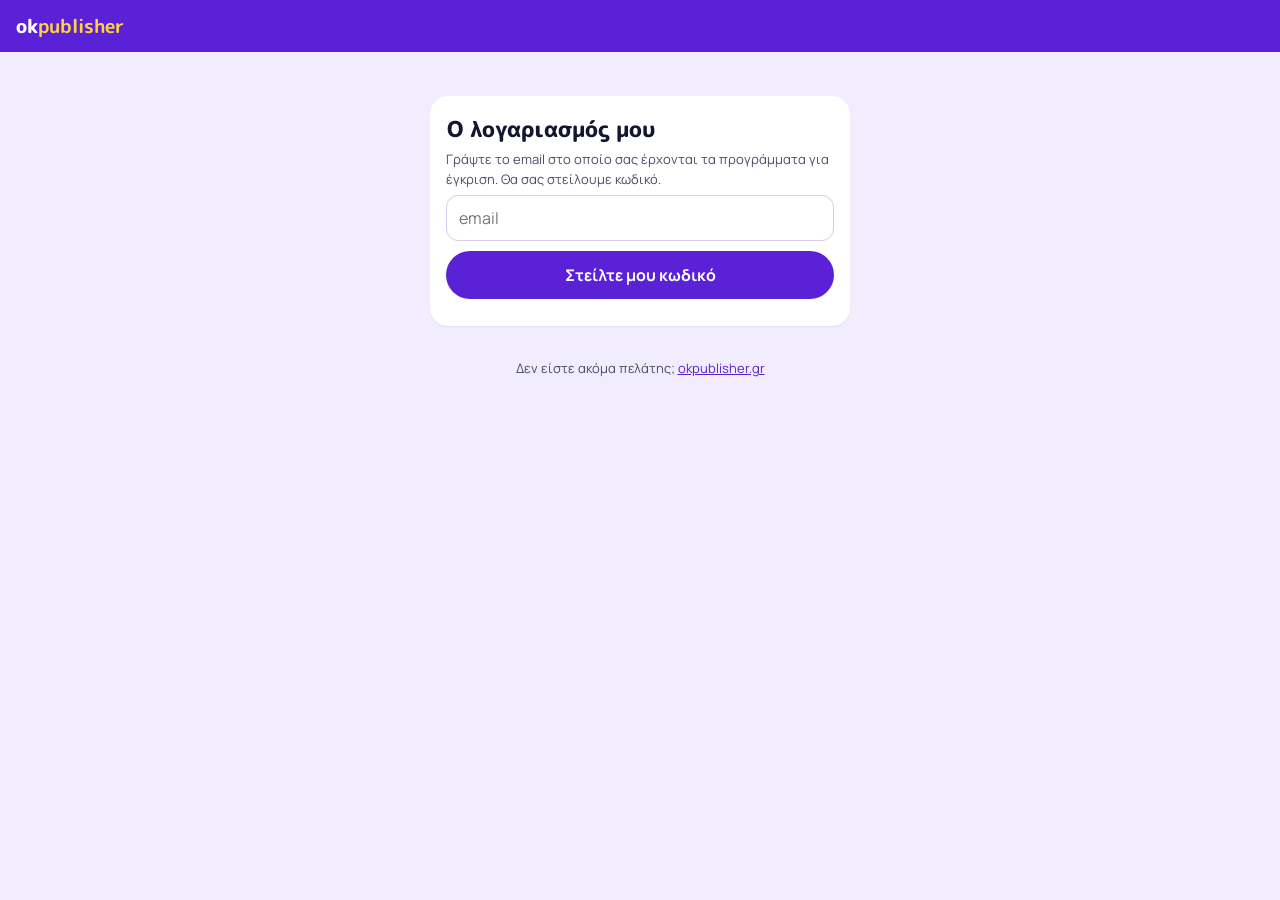
<file: client/index.html>
<!doctype html>
<html lang="el">
<head>
<meta charset="utf-8">
<meta name="viewport" content="width=device-width, initial-scale=1, viewport-fit=cover">
<meta name="robots" content="noindex, nofollow">
<meta name="referrer" content="no-referrer">
<meta name="theme-color" content="#5B21D6">
<meta name="apple-mobile-web-app-capable" content="yes">
<meta name="apple-mobile-web-app-title" content="okpublisher">
<title>Ο λογαριασμός μου · okpublisher</title>
<link rel="icon" href="../img/favicon.png">
<link rel="apple-touch-icon" href="../admin/icon-180.png">
<link rel="stylesheet" href="../fonts/fonts.css">
<!--
  Σελίδα πελάτη «Ο λογαριασμός μου». Τα δεδομένα τα δίνει το Apps Script «okpublisher» (publisher/Client.gs στο repo
  okpublisher/publisher) μόνο μετά από σύνδεση με κωδικό στο email εγκρίσεων. Εδώ δεν υπάρχει κανένα δεδομένο ή κλειδί.
-->
<style>
:root{--v:#5B21D6;--y:#FFD23F;--d:#14162E;--l:#F2ECFF;--g:#4A4C66;--r:#C62828;--ok:#1B7F3B;--line:#E4DDF5}
*{box-sizing:border-box;min-width:0}[hidden]{display:none!important}
body{margin:0;font:15px/1.55 Manrope,system-ui,sans-serif;color:var(--d);background:var(--l);-webkit-text-size-adjust:100%}
header{display:flex;justify-content:space-between;align-items:center;gap:10px;padding:12px 16px;padding-top:max(12px,env(safe-area-inset-top));background:var(--v);color:#fff;position:sticky;top:0;z-index:2}
.brand{font:800 19px "M PLUS Rounded 1c",Manrope,sans-serif;white-space:nowrap}.brand b{color:var(--y)}
#who{font-size:12px;opacity:.95;text-align:right}#who a{color:var(--y)}#who select{font-size:13px;padding:4px 8px;border-radius:8px;max-width:180px}
nav:empty{display:none}
nav{display:flex;gap:6px;overflow-x:auto;padding:10px 12px;background:#fff;border-bottom:1px solid var(--line);position:sticky;top:52px;z-index:1;scrollbar-width:none}
nav button{flex:0 0 auto;border:1.5px solid var(--v);background:#fff;color:var(--v);border-radius:999px;padding:6px 13px;font:700 14px Manrope,sans-serif}
nav button.on{background:var(--v);color:#fff}
main{max-width:720px;margin:0 auto;padding:12px 12px 48px}
.card{background:#fff;border-radius:18px;padding:15px 16px;margin:0 0 12px;box-shadow:0 1px 2px rgba(20,22,46,.06)}
.card h3{margin:0 0 4px;font:800 17px/1.3 "M PLUS Rounded 1c",Manrope,sans-serif}
h1{font:800 22px/1.25 "M PLUS Rounded 1c",Manrope,sans-serif;margin:4px 0 2px}
h2{font:800 13px Manrope,sans-serif;margin:20px 4px 8px;color:var(--g);text-transform:uppercase;letter-spacing:.05em}
.muted{color:var(--g);font-size:13px}p{margin:6px 0}
a{color:var(--v)}
.tag{white-space:nowrap;display:inline-block;font-size:12px;border-radius:8px;padding:1px 8px;margin:2px 4px 2px 0;background:var(--l);color:var(--v);font-weight:700}
.tag.y{background:#FFF6CC;color:#7a5b00}.tag.r{background:#fde7e7;color:var(--r)}.tag.ok{background:#e3f4e8;color:var(--ok)}
.facts{margin:10px 0 4px;background:#FAF8FF;border-radius:12px;padding:6px 12px}.facts div{display:flex;gap:10px;font-size:14px;padding:4px 0;line-height:1.4}
.facts b{flex:0 0 120px;color:var(--g);font-weight:700}
.item{border-top:1px solid var(--line);padding:9px 0}.item:first-child{border-top:0}
.item .t{font-weight:700;font-size:14px}.item .c{font-size:14px;color:var(--g);white-space:pre-line}
label{display:block;font-weight:700;font-size:14px;margin:12px 0 5px}label small{font-weight:500;color:var(--g)}
input,select,textarea{font:16px Manrope,sans-serif;padding:11px 12px;border:1.5px solid #d6ccef;border-radius:12px;width:100%;background:#fff;color:var(--d)}
textarea{min-height:96px;resize:vertical}
.opt{display:flex;gap:10px;align-items:flex-start;font-weight:500;margin:7px 0;font-size:15px}
.opt input{width:20px;height:20px;margin:2px 0 0;flex:none;accent-color:var(--v)}
.mus{background:#FAF8FF;border:1.5px solid var(--line);border-radius:14px;padding:2px 12px 12px;margin-top:6px}.mus label{margin-top:10px}
.times{display:flex;gap:8px;align-items:center;margin:4px 0 0 30px}.times input{width:110px}
.btn{font:800 16px Manrope,sans-serif;background:var(--v);color:#fff;border:0;border-radius:999px;padding:13px 22px;cursor:pointer;width:100%;margin-top:14px}
.btn.s{width:auto;background:#fff;color:var(--v);border:1.5px solid var(--v);padding:7px 14px;font-size:14px;margin-top:0}.btn:disabled{opacity:.55}
.btn.warn{background:#fff;color:var(--r);border:1.5px solid var(--r)}
a.btn{text-decoration:none;display:inline-block;text-align:center}
.r2{display:flex;flex-wrap:wrap;gap:8px;margin:10px 0 0}
.err{background:#fde7e7;color:var(--r);border-radius:12px;padding:10px 12px;margin-bottom:10px;font-size:14px}
.ok-msg{background:#e3f4e8;color:var(--ok);border-radius:12px;padding:10px 12px;margin-bottom:10px;font-size:14px}
.note{background:#FFF6CC;border-radius:12px;padding:10px 12px;font-size:14px;margin:10px 0}
.login{max-width:420px;margin:32px auto}.grid2{display:grid;gap:10px}
.pin{font:800 28px "M PLUS Rounded 1c",Manrope,sans-serif;letter-spacing:8px;text-align:center}
.link{background:none;border:0;color:var(--v);font:600 14px Manrope,sans-serif;text-decoration:underline;cursor:pointer;padding:0}
.pl{display:flex;gap:12px;align-items:flex-start;border:2px solid var(--line);border-radius:16px;padding:11px 13px;margin:8px 0;cursor:pointer}
.pl input{width:20px;height:20px;margin-top:3px;accent-color:var(--v);flex:none}.pl i{color:var(--v);font-style:normal;font-weight:700}
.mylink{font:700 15px Manrope,sans-serif;background:var(--l);border-radius:10px;padding:8px 10px;word-break:break-all;margin:8px 0}
.qr{text-align:center;margin:8px 0}
.how>div{background:#FAF8FF;border:1.5px solid var(--line);border-radius:12px;padding:8px 12px;margin-top:6px;font-size:14px}
.how p{margin:4px 0}.how ol{margin:6px 0;padding-left:20px}.how li{margin:4px 0}
details summary{cursor:pointer;color:var(--v);font-weight:700;font-size:14px;margin-top:6px}
.stat{display:grid;grid-template-columns:repeat(auto-fit,minmax(130px,1fr));gap:8px;margin:10px 0 0}.stat div{background:#FAF8FF;border-radius:12px;padding:10px;text-align:center;font-size:13px;color:var(--g)}
.stat b{display:block;font:800 22px "M PLUS Rounded 1c",Manrope,sans-serif;color:var(--v)}
</style>
</head>
<body>
<header><div class="brand">ok<b>publisher</b></div><div id="who"></div></header>
<nav id="tabs"></nav>
<main id="main"><p class="muted">Μια στιγμή…</p></main>
<script src="../admin/qrcode.min.js"></script>
<script>
// Η διεύθυνση του Apps Script (web app). Τα δεδομένα δίνονται μόνο μετά από σύνδεση.
var API = 'https://script.google.com/macros/s/AKfycby0Y9ODJM97SqPltW2Ig07dYkwZihrwON18KhSL_EgL2lRsiE4PPfMXweZXMWMEFoyN/exec';
(function () {
  var S = null, D = null, K = '', TAB = 'home', LINK = '', NOTE = '';
  function load(k) { try { return localStorage.getItem(k); } catch (e) { return null; } }
  function store(k, v) { try { if (v == null) localStorage.removeItem(k); else localStorage.setItem(k, v); } catch (e) { /* χωρίς αποθήκευση */ } }
  function $(id) { return document.getElementById(id); }
  function esc(t) { return String(t == null ? '' : t).replace(/&/g, '&amp;').replace(/</g, '&lt;').replace(/>/g, '&gt;').replace(/"/g, '&quot;'); }
  function call(act, o, ok, fail) {
    o = o || {}; o.a = 'client'; o.act = act; if (S) o.token = S; if (K && !o.client) o.client = K;
    fetch(API, { method: 'POST', body: JSON.stringify(o), redirect: 'follow' }).then(function (r) { return r.json(); }).then(function (r) {
      if (r.ok) return ok(r);
      if (r.login) { S = null; D = null; store('okp_client', null); if (LINK) { var c = LINK; LINK = ''; showLink(c); } else showLogin(r.error); return; }
      (fail || flash)(r.error || 'Κάτι πήγε στραβά.');
    }).catch(function () { (fail || flash)('Δεν υπάρχει σύνδεση με τον server. Δοκιμάστε ξανά.'); });
  }
  function flash(m, ok) { var f = $('flash'); if (f) f.parentNode.removeChild(f); f = document.createElement('div'); f.id = 'flash'; f.className = ok ? 'ok-msg' : 'err'; f.textContent = m; $('main').insertBefore(f, $('main').firstChild); window.scrollTo(0, 0); }
  function athens(iso, withTime) {
    if (!iso || !/^\d{4}-/.test(iso)) return esc(iso || '');
    var o = { timeZone: 'Europe/Athens', weekday: 'short', day: 'numeric', month: 'numeric' };
    if (withTime !== false) { o.hour = '2-digit'; o.minute = '2-digit'; }
    return esc(new Date(iso).toLocaleString('el-GR', o));
  }
  function dmy(s) { var p = String(s || '').split('-'); return p.length === 3 ? (+p[2]) + '/' + (+p[1]) + '/' + p[0] : ''; }
  function eur(n) { return '€' + Number(n || 0).toFixed(2).replace('.', ','); }
  function tag(t, c) { return t ? '<span class="tag ' + (c || '') + '">' + esc(t) + '</span>' : ''; }
  function facts(pairs) { pairs = pairs.filter(function (p) { return p[1]; }); return pairs.length ? '<div class="facts">' + pairs.map(function (p) { return '<div><b>' + esc(p[0]) + '</b><span>' + p[1] + '</span></div>'; }).join('') + '</div>' : ''; }
  function ext(u, t) { return u && /^https:\/\//.test(u) ? '<a href="' + esc(u) + '" target="_blank" rel="noopener">' + esc(t) + '</a>' : ''; }
  var TYPES = { IMAGE: 'Post', CAROUSEL: 'Post (πολλές εικόνες)', REEL: 'Reel', VIDEO: 'Reel', STORY: 'Story' };
  function typ(t) { return TYPES[String(t || '').toUpperCase()] || esc(t || ''); }
  function C() { return D.client; }

  // ------------------------------------------------------------------ σύνδεση
  function showLogin(msg) {
    $('tabs').innerHTML = ''; $('who').innerHTML = '';
    var em = load('okp_client_email') || '';
    $('main').innerHTML = '<div class="card login"><h1>Ο λογαριασμός μου</h1><p class="muted">Γράψτε το email στο οποίο σας έρχονται τα προγράμματα για έγκριση. Θα σας στείλουμε κωδικό.</p>' +
      '<div class="grid2"><input id="em" type="email" autocomplete="email" inputmode="email" placeholder="email" value="' + esc(em) + '">' +
      '<button class="btn" id="go" style="margin-top:0">Στείλτε μου κωδικό</button></div>' +
      (em ? '<p style="margin:14px 0 0"><button class="link" id="have">Έχω ήδη κωδικό</button></p>' : '') +
      '<p id="lm" class="muted" style="margin-top:12px">' + esc(msg || '') + '</p></div>' +
      '<p class="muted" style="text-align:center">Δεν είστε ακόμα πελάτης; <a href="../">okpublisher.gr</a></p>';
    $('go').onclick = function () {
      var b = this, e = $('em').value.trim();
      if (!e) return;
      b.disabled = true; store('okp_client_email', e);
      call('login', { email: e }, function () { showPin(); }, function (m) { $('lm').textContent = m; b.disabled = false; });
    };
    $('em').onkeydown = function (e) { if (e.key === 'Enter') $('go').click(); };
    if ($('have')) $('have').onclick = function () { showPin(); };
  }
  function showPin(msg) {
    var em = load('okp_client_email') || '';
    $('main').innerHTML = '<div class="card login"><h3>Κωδικός</h3><p class="muted">Γράψτε τον 6ψήφιο κωδικό που στάλθηκε στο <b>' + esc(em) + '</b>. ' +
      'Ισχύει 15 λεπτά. (Ή πατήστε τον σύνδεσμο του email.) Αν δεν ήρθε σε λίγα λεπτά, κοιτάξτε και στα ανεπιθύμητα.</p>' +
      '<div class="grid2"><input id="pin" class="pin" inputmode="numeric" autocomplete="one-time-code" maxlength="7" placeholder="••••••">' +
      '<button class="btn" id="go" style="margin-top:0">Σύνδεση</button></div>' +
      '<p style="margin:14px 0 0"><button class="link" id="back">Άλλο email ή νέος κωδικός</button></p>' +
      '<p id="lm" class="muted" style="margin-top:12px">' + esc(msg || '') + '</p></div>';
    $('pin').focus();
    $('go').onclick = function () {
      var b = this; b.disabled = true;
      call('pin', { email: em, pin: $('pin').value }, loggedIn, function (m) { $('lm').textContent = m; b.disabled = false; });
    };
    $('pin').onkeydown = function (e) { if (e.key === 'Enter') $('go').click(); };
    $('back').onclick = function () { showLogin(); };
  }
  function showLink(code) {
    $('main').innerHTML = '<div class="card login"><h3>Σύνδεση</h3><p class="muted">Πατήστε για να συνδεθείτε σε αυτή τη συσκευή (30 ημέρες).</p>' +
      '<button class="btn" id="go">Σύνδεση</button><p id="lm" class="muted" style="margin-top:12px"></p></div>';
    $('go').onclick = function () { this.disabled = true; call('link', { code: code }, loggedIn, function (m) { showLogin(m); }); };
  }
  function loggedIn(r) { S = r.token; store('okp_client', S); refresh(); }
  function refresh() {
    if (!D) $('main').innerHTML = '<p class="muted">Φόρτωση…</p>';
    call('data', { client: K }, function (r) { D = r.data; K = D.client.key; store('okp_client_k', K); render(); if (NOTE) { flash(NOTE, true); NOTE = ''; } },
      function (m) { $('main').innerHTML = '<div class="err">' + esc(m) + '</div>'; });
  }
  function logout() { call('logout', {}, function () {}, function () {}); S = null; D = null; K = ''; store('okp_client', null); store('okp_client_k', null); showLogin(); }

  // ------------------------------------------------------------------ σελίδα
  function render() {
    var who = (D.clients.length > 1 ? '<select id="sw">' + D.clients.map(function (x) { return '<option value="' + esc(x.key) + '"' + (x.key === K ? ' selected' : '') + '>' + esc(x.name) + '</option>'; }).join('') + '</select><br>' : '') +
      esc(D.email) + ' · <a href="#" id="out">έξοδος</a>';
    $('who').innerHTML = who;
    $('out').onclick = function (e) { e.preventDefault(); logout(); };
    if ($('sw')) $('sw').onchange = function () { K = this.value; D = null; refresh(); };
    var T = [['home', 'Αρχική'], ['posts', 'Δημοσιεύσεις'], ['info', 'Στοιχεία'], ['plan', 'Πακέτο'], ['pay', 'Πληρωμές'], ['ref', 'Σύσταση']];
    $('tabs').innerHTML = T.map(function (t) { return '<button data-t="' + t[0] + '"' + (t[0] === TAB ? ' class="on"' : '') + '>' + t[1] + '</button>'; }).join('');
    Array.prototype.forEach.call(document.querySelectorAll('#tabs button'), function (b) { b.onclick = function () { TAB = b.getAttribute('data-t'); render(); window.scrollTo(0, 0); }; });
    var V = { home: vHome, posts: vPosts, info: vInfo, plan: vPlan, pay: vPay, ref: vRef }[TAB] || vHome;
    $('main').innerHTML = (D.errors.length ? '<div class="err">' + D.errors.map(esc).join('<br>') + '</div>' : '') + V();
    bind();
  }

  // Κατάσταση συνδρομής σε μία γραμμή.
  function subLine() {
    var c = C(), b = c.billing;
    if (c.free) return ['Δωρεάν' + (c.free.until ? ' έως ' + months(c.free.until) : ''), 'ok'];
    if (!b) return ['Σε σετάρισμα', 'y'];
    if (b.offer && !b.offer.closed) return [b.offer.kind === 'trial' ? 'Δωρεάν εβδομάδα · μετά σας στέλνουμε σύνδεσμο για να συνεχίσουμε' : 'Σύνδεσμος πληρωμής σε αναμονή (στο email σας)', 'y'];
    if (b.offer && b.offer.closed) return ['Χωρίς ενεργή συνδρομή', 'y'];
    if (b.unpaid && b.unpaid.length && b.card) return ['Πληρωμή σε εκκρεμότητα: ' + (b.unpaid_labels || []).join(', '), 'r'];
    if (b.stop_after) return ['Η συνδρομή σταματά · τελευταία περίοδος: ' + (b.stop_label || b.stop_after), 'y'];
    if (b.card) return ['Ενεργή · αυτόματη χρέωση ' + (b.day > 1 ? 'στις ' + b.day + ' κάθε μήνα' : 'την 1η κάθε μήνα'), 'ok'];
    return ['Περιμένουμε την πληρωμή', 'y'];
  }
  function months(ym) { if (!ym) return ''; var p = ym.split('-'); return ['Ιανουάριο', 'Φεβρουάριο', 'Μάρτιο', 'Απρίλιο', 'Μάιο', 'Ιούνιο', 'Ιούλιο', 'Αύγουστο', 'Σεπτέμβριο', 'Οκτώβριο', 'Νοέμβριο', 'Δεκέμβριο'][+p[1] - 1] + ' ' + p[0]; }
  function planName() { var c = C(), b = c.billing; return (b && b.plan) || c.package || ''; }

  function vHome() {
    var c = C(), b = c.billing, st = subLine(), up = c.upcoming || [];
    var h = '<div class="card"><h1>' + esc(c.profile.name) + '</h1><div class="muted">' + (c.code ? 'Κωδικός πελάτη ' + esc(c.code) : '') + '</div>' +
      '<p>' + tag(planName() || 'Πακέτο', '') + tag(st[0], st[1]) + (c.paused ? tag('Οι δημοσιεύσεις είναι σε παύση', 'r') : '') + '</p>' +
      facts([['Επόμενη χρέωση', b && b.card && b.next_date && !b.offer ? dmy(b.next_date) + ' · ' + eur(b.amount_eur) : ''],
        ['Αλλαγή πακέτου', b && b.change ? esc(b.change.plan) + ' (ισχύει: ' + esc(b.change.from_label) + ')' : '']]) +
      '<div class="stat"><div><b>' + up.length + '</b>στην ουρά</div><div><b>' + (c.published || []).length + '</b>δημοσιεύτηκαν σε 30 μέρες</div></div>' +
      (c.folder ? '<a class="btn" href="' + esc(c.folder) + '" target="_blank" rel="noopener">Ανεβάστε φωτογραφίες και βίντεο</a>' : '') + '</div>';
    h += '<h2>Επόμενες δημοσιεύσεις</h2>' + (up.length ? '<div class="card">' + up.slice(0, 4).map(postItem).join('') + '</div>' : '<div class="card muted">Δεν υπάρχει κάτι στην ουρά αυτή τη στιγμή. Το επόμενο πρόγραμμα σας έρχεται με email για έγκριση.</div>');
    h += '<div class="card"><h3>Θέλετε να αλλάξετε κάτι;</h3><p class="muted">Στοιχεία, email εγκρίσεων, ώρες, τηλέφωνα, διεύθυνση ή πακέτο: τα αλλάζετε μόνοι σας από τις καρτέλες «Στοιχεία» και «Πακέτο».</p>' +
      '<div class="r2"><button class="btn s" data-go="info">Στοιχεία</button><button class="btn s" data-go="plan">Πακέτο</button></div></div>';
    return h;
  }
  function postItem(p) {
    var links = [ext(p.ig, 'Instagram'), ext(p.fb, 'Facebook')].filter(String).join(' · ');
    return '<div class="item"><div class="t">' + athens(p.at) + ' · ' + typ(p.type) + '</div>' + (p.caption ? '<div class="c">' + esc(p.caption) + '</div>' : '') +
      (links ? '<div class="muted">' + links + '</div>' : '') + '</div>';
  }
  function vPosts() {
    var c = C(), up = c.upcoming || [], pub = c.published || [];
    return '<h2>Στην ουρά</h2>' + (up.length ? '<div class="card">' + up.map(postItem).join('') + '</div>' : '<div class="card muted">Τίποτα στην ουρά αυτή τη στιγμή.</div>') +
      '<h2>Δημοσιεύτηκαν (30 μέρες)</h2>' + (pub.length ? '<div class="card">' + pub.map(postItem).join('') + '</div>' : '<div class="card muted">Καμία δημοσίευση τις τελευταίες 30 μέρες.</div>');
  }

  // ------------------------------------------------------------------ στοιχεία
  function inp(id, label, val, small, type) {
    return '<label for="' + id + '">' + esc(label) + (small ? ' <small>' + esc(small) + '</small>' : '') + '</label><input id="' + id + '" value="' + esc(val) + '"' + (type ? ' type="' + type + '"' : '') + '>';
  }
  function area(id, label, val, small) { return '<label for="' + id + '">' + esc(label) + (small ? ' <small>' + esc(small) + '</small>' : '') + '</label><textarea id="' + id + '">' + esc(val) + '</textarea>'; }
  function vInfo() {
    var c = C(), p = c.profile;
    var h = '<div class="card"><h3>Τα στοιχεία σας</h3><p class="muted">Οι αλλαγές ισχύουν αμέσως. Όσα αφορούν τις δημοσιεύσεις μπαίνουν στο επόμενο πρόγραμμα που θα σας στείλουμε για έγκριση.</p>' +
      inp('f-name', 'Όνομα επιχείρησης', p.name, '(όπως θέλετε να φαίνεται)') +
      inp('f-email', 'Email εγκρίσεων και σύνδεσης', p.email, '', 'email') +
      '<div class="muted" id="f-email-w" hidden>Μετά την αλλαγή, τα προγράμματα έρχονται στο νέο email και μπαίνετε εδώ με αυτό.</div>' +
      inp('f-appr', 'Άλλα email που μπορούν να εγκρίνουν', p.approvers.join(', '), '(προαιρετικό, με κόμμα)') +
      inp('f-phones', 'Τηλέφωνα που γράφουμε στα posts', p.phones, '(προαιρετικό)') +
      inp('f-shop', 'Διεύθυνση καταστήματος', p.shop_address, '(οδός, αριθμός, ΤΚ, πόλη)') +
      inp('f-area', 'Περιοχή', p.area, '(για τα hashtags περιοχής)') +
      inp('f-web', 'Ιστοσελίδα', p.website, '(προαιρετικό)') +
      inp('f-rev', 'Σύνδεσμος για τις κριτικές σας στο Google', p.reviews, '(προαιρετικό)') + HOWTO_REV +
      area('f-about', 'Τι κάνει η επιχείρηση', p.about, '(βασικές υπηρεσίες ή προϊόντα)') +
      area('f-avoid', 'Τι ΔΕΝ θέλετε να γράφουμε', p.avoid, '(κανόνες του κλάδου, λέξεις, θέματα)') +
      '<label>Ώρες δημοσίευσης</label>' +
      '<label class="opt"><input type="radio" name="f-times" value="auto"' + (p.times === 'auto' ? ' checked' : '') + '> Αυτόματες: όταν είναι online οι περισσότεροι ακόλουθοί σας</label>' +
      '<label class="opt"><input type="radio" name="f-times" value="custom"' + (p.times === 'custom' ? ' checked' : '') + '> Δικές μου ώρες</label>' +
      '<div class="times" id="f-tm"' + (p.times === 'custom' ? '' : ' hidden') + '><span class="muted">posts</span><input id="f-pt" type="time" value="' + esc(p.post_time) + '"><span class="muted">stories</span><input id="f-st" type="time" value="' + esc(p.story_time) + '"></div>' +
      '<label>Έτοιμα reels (αν μας δίνετε)</label>' + Object.keys(D.reels).map(function (k) {
        return '<label class="opt"><input type="radio" name="f-reels" value="' + esc(k) + '"' + (p.reels === k ? ' checked' : '') + '> ' + esc(D.reels[k]) + '</label>';
      }).join('') +
      '<label>Μουσική <small>(ορχηστρική, με άδεια για εμπορική χρήση)</small></label><div class="mus">' +
      '<label for="f-music">Ύφος</label><select id="f-music">' + D.music.map(function (m) {
        return '<option value="' + esc(m) + '"' + (m === p.music ? ' selected' : '') + '>' + esc(MUSIC_TXT[m] || m) + '</option>';
      }).join('') + '</select>' +
      yn('f-ms', 'Στα stories', p.music_stories, '', { 'Ναι': 'Ναι, με μουσική στο ίδιο ύφος', 'Όχι': 'Όχι, μόνο η εικόνα' }) + '</div>' +
      '<button class="btn" id="save">Αποθήκευση</button></div>';
    h += '<div class="card"><h3>Σελίδα Facebook και Instagram</h3>' + facts([['Facebook', esc(c.accounts.facebook) || '—'], ['Instagram', esc(c.accounts.instagram) || '—']]) +
      '<details><summary>Αλλάξατε σελίδα ή λογαριασμό;</summary><p class="muted">Γράψτε τη νέα σελίδα. Μετά δώστε μας πρόσβαση σε αυτήν όπως στο σετάρισμα (<a href="../setup.html" target="_blank" rel="noopener">βήμα 2</a>). ' +
      'Ως τότε οι δημοσιεύσεις συνεχίζουν στην τωρινή.</p>' + inp('r-fb', 'Νέα σελίδα Facebook', '', '(σύνδεσμος ή όνομα)') + inp('r-ig', 'Νέο Instagram', '', '(@)') +
      inp('r-pn', 'Κάτι άλλο που πρέπει να ξέρουμε;', '', '(προαιρετικό)') + '<button class="btn" data-req="page">Αποστολή αιτήματος</button></details>' +
      '<p class="muted" style="margin-top:10px">Το λογότυπο το αλλάζετε ανεβάζοντας το νέο στον υποφάκελο «ΛΟΓΟΤΥΠΟ» του ' + (c.folder ? ext(c.folder, 'φακέλου σας') : 'φακέλου σας') + '.</p></div>';
    var bl = c.bill;
    h += '<div class="card"><h3>Στοιχεία τιμολόγησης</h3>' + facts([['Επωνυμία', esc(bl.name) || '—'], ['ΑΦΜ', esc(bl.afm) || '—'], ['ΔΟΥ', esc(bl.doy) || '—'], ['Διεύθυνση', esc(bl.address) || '—']]) +
      '<details><summary>Αλλαγή στοιχείων τιμολόγησης</summary>' + inp('b-name', 'Επωνυμία', bl.name) + inp('b-afm', 'ΑΦΜ', bl.afm) + inp('b-doy', 'ΔΟΥ', bl.doy) +
      inp('b-addr', 'Διεύθυνση έδρας', bl.address, '(οδός, αριθμός, ΤΚ, πόλη)') + '<p class="muted">Ισχύουν από το επόμενο παραστατικό.</p><button class="btn" data-req="billing">Αποστολή</button></details></div>';
    h += '<div class="card"><h3>Κάτι άλλο;</h3>' + area('r-msg', 'Γράψτε μας τι θέλετε να αλλάξουμε', '') + '<button class="btn" data-req="other">Αποστολή</button></div>';
    var L = c.log || [];
    if (L.length) h += '<h2>Ιστορικό αλλαγών</h2><div class="card">' + L.map(function (x) {
      return '<div class="item"><div class="t">' + esc(x.title) + ' ' + (x.kind === 'request' ? tag(x.status === 'done' ? 'έγινε' : 'σε εξέλιξη', x.status === 'done' ? 'ok' : 'y') : '') + '</div>' +
        '<div class="muted">' + athens(x.at) + '</div><div class="c">' + (x.lines || []).map(esc).join('\n') + '</div></div>';
    }).join('') + '</div>';
    return h;
  }
  // Ναι / Όχι (μουσική στα stories, από 28/11/2026)· txt = κείμενο κάθε επιλογής
  function yn(id, label, v, hint, txt) {
    return '<label for="' + id + '">' + esc(label) + (hint ? ' <small>' + esc(hint) + '</small>' : '') + '</label><select id="' + id + '">' +
      ['Ναι', 'Όχι'].map(function (x) { return '<option value="' + x + '"' + (x === v ? ' selected' : '') + '>' + esc((txt && txt[x]) || x) + '</option>'; }).join('') + '</select>';
  }
  // «Πώς το βρίσκω;» κάτω από τον σύνδεσμο κριτικών Google (ίδιο κείμενο με τη φόρμα σεταρίσματος)
  var HOWTO_REV = '<details class="how"><summary>Πώς το βρίσκω;</summary><div><p>Είναι ο σύνδεσμος που ανοίγει κατευθείαν τη φόρμα κριτικής της επιχείρησής σας. Μοιάζει με <b>https://g.page/r/…/review</b>. Χρειάζεστε τον λογαριασμό Google που διαχειρίζεται την επιχείρηση στο Google.</p><ol><li><b>Υπολογιστής:</b> συνδεθείτε με αυτόν τον λογαριασμό, ψάξτε στο Google το όνομα της επιχείρησής σας και πατήστε «Ζητήστε κριτικές». Αντιγράψτε τον σύνδεσμο.</li><li><b>Κινητό (Χάρτες Google):</b> με τον ίδιο λογαριασμό, πατήστε τη φωτογραφία σας πάνω δεξιά → «Τα προφίλ επιχείρησής σας» → η επιχείρηση → «Λάβετε περισσότερες κριτικές» (στις Κριτικές ή στους Πελάτες) → αντιγραφή.</li></ol><p>Όχι το «Κοινοποίηση» των Χαρτών: ανοίγει το προφίλ, όχι τη φόρμα κριτικής. Αν δεν τα καταφέρετε, γράψτε μας από το «Κάτι άλλο;» πιο κάτω.</p></div></details>';
  // Ύφος μουσικής: τι γράφει η επιλογή (η τιμή μένει ίδια με τη φόρμα σεταρίσματος)
  var MUSIC_TXT = { 'αφήστε το σε εμάς': 'Αφήστε το σε εμάς', 'Ήρεμη': 'Ήρεμη, χαλαρή', 'Ζωντανή': 'Ζωντανή, με ρυθμό',
    'Κομψή': 'Κομψή, εκλεπτυσμένη', 'Χαρούμενη': 'Χαρούμενη, παιχνιδιάρικη', 'Χωρίς μουσική': 'Χωρίς μουσική στα reels' };
  function radio(n) { var x = document.querySelector('input[name="' + n + '"]:checked'); return x ? x.value : ''; }
  function saveInfo(btn) {
    var f = { name: $('f-name').value, email: $('f-email').value, approvers: $('f-appr').value, phones: $('f-phones').value, shop_address: $('f-shop').value,
      area: $('f-area').value, website: $('f-web').value, reviews: $('f-rev').value, about: $('f-about').value, avoid: $('f-avoid').value,
      times: radio('f-times'), post_time: $('f-pt').value, story_time: $('f-st').value, reels: radio('f-reels'), music: $('f-music').value,
      music_stories: $('f-ms').value };
    btn.disabled = true; btn.textContent = 'Μια στιγμή…';
    call('save', { fields: f }, function (r) {
      if (r.relogin) { S = null; D = null; store('okp_client', null); store('okp_client_email', f.email.trim()); showLogin(r.message); return; }
      NOTE = r.message; refresh();
    }, function (m) { flash(m); btn.disabled = false; btn.textContent = 'Αποθήκευση'; });
  }
  function sendReq(btn) {
    var k = btn.getAttribute('data-req'), d = {};
    if (k === 'page') d = { facebook: $('r-fb').value, instagram: $('r-ig').value, note: $('r-pn').value };
    if (k === 'billing') d = { name: $('b-name').value, afm: $('b-afm').value, doy: $('b-doy').value, address: $('b-addr').value };
    if (k === 'other') d = { message: $('r-msg').value };
    btn.disabled = true; btn.textContent = 'Μια στιγμή…';
    call('request', { kind: k, data: d }, function (r) { NOTE = r.message; refresh(); },
      function (m) { flash(m); btn.disabled = false; btn.textContent = k === 'page' ? 'Αποστολή αιτήματος' : 'Αποστολή'; });
  }

  // ------------------------------------------------------------------ πακέτο και πληρωμές
  function vPlan() {
    var c = C(), b = c.billing, pc = c.plan_change, cur = planName(), ch = b && b.change;
    var h = '<div class="card"><h3>Το πακέτο σας</h3>' + facts([['Πακέτο', esc(cur) || '—'], ['Κατάσταση', esc(subLine()[0])],
      ['Ποσό', b && b.amount_eur && !b.offer ? eur(b.amount_eur) + ' τον μήνα με ΦΠΑ' : ''], ['Αλλαγή', ch ? esc(ch.plan) + ' (ισχύει: ' + esc(ch.from_label) + ')' : '']]);
    if (pc.state === 'active') {
      h += '<label>Αλλαγή πακέτου</label>' + D.plans.map(function (p) {
        var on = ch ? p.name === ch.plan : p.name === cur;
        return '<label class="pl"><input type="radio" name="p-plan" value="' + esc(p.name) + '"' + (on ? ' checked' : '') + '><span><b>' + esc(p.name) + '</b> · €' + p.net + ' + ΦΠΑ τον μήνα' +
          (p.name === cur ? ' <i>(τρέχον)</i>' : '') + '<br><span class="muted">' + p.week + ' posts και ' + p.week + ' stories την εβδομάδα</span></span></label>';
      }).join('') + '<p class="muted">Ισχύει από ' + esc(pc.from_for) + ': το πρόγραμμα και η χρέωση εκείνης της περιόδου βγαίνουν με το νέο πακέτο. Ως τότε όλα μένουν ως έχουν. Χωρίς αναλογικές χρεώσεις ή επιστροφές.</p>' +
        '<button class="btn" id="plan">Αλλαγή πακέτου</button>';
    } else {
      var why = { unpaid: 'Υπάρχει πληρωμή σε εκκρεμότητα: μόλις γίνει, μπορείτε να αλλάξετε πακέτο από εδώ.',
        ends: 'Η συνδρομή σας σταματά, οπότε δεν αλλάζει πακέτο. Γράψτε μας αν θέλετε να συνεχίσουμε.' }[pc.state] ||
        (c.free ? 'Για αλλαγή πακέτου γράψτε μας στο <a href="mailto:okpublisher.gr@gmail.com">okpublisher.gr@gmail.com</a>.' :
          'Το πακέτο το διαλέγετε με τον σύνδεσμο πληρωμής που σας στέλνουμε με email. Μετά την πρώτη πληρωμή το αλλάζετε από εδώ.');
      h += '<p class="muted">' + why + '</p>';
    }
    h += '</div>';
    if (c.stop.state === 'active') h += '<div class="card"><h3>Διακοπή συνδρομής</h3><p class="muted">Αν τη διακόψετε σήμερα, οι δημοσιεύσεις συνεχίζονται ως και ' + esc(c.stop.after_for) +
      ' και μετά δεν γίνεται καμία άλλη χρέωση.</p><button class="btn warn" id="stop">Διακοπή συνδρομής</button></div>';
    else if (c.stop.state === 'stopped') h += '<div class="card muted">Η συνδρομή σας σταματά μετά ' + esc(c.stop.after_for) + '. Αν αλλάξατε γνώμη, γράψτε μας στο okpublisher.gr@gmail.com.</div>';
    return h;
  }
  function vPay() {
    var P = C().payments || [], b = C().billing;
    return '<div class="card"><h3>Πληρωμές</h3>' + facts([['Επόμενη χρέωση', b && b.card && b.next_date && !b.offer ? dmy(b.next_date) + ' · ' + eur(b.amount_eur) : '']]) +
      (P.length ? P.map(function (p) {
        return '<div class="item"><div class="t">' + esc(p.period) + ' · ' + (p.amount === '' ? '' : eur(p.amount)) + '</div><div class="muted">' + athens(p.at, false) +
          (p.plan ? ' · ' + esc(p.plan) : '') + (p.pay ? ' · ' + esc(p.pay) : '') + '</div></div>';
      }).join('') : '<p class="muted">Δεν υπάρχει πληρωμή ακόμα.</p>') +
      '<p class="muted">Το παραστατικό κάθε πληρωμής σας έρχεται με email. Για αντίγραφο, γράψτε μας στο okpublisher.gr@gmail.com.</p></div>';
  }
  function vRef() {
    var r = C().referral;
    if (!r || !r.link) return '<div class="card muted">Ο σύνδεσμος σύστασης δεν είναι διαθέσιμος.</div>';
    return '<div class="card"><h3>Συστήστε μας</h3><p>Για κάθε επιχείρηση που ξεκινά από τον σύνδεσμό σας και πληρώνει τον πρώτο της μήνα, έχετε <b>' + eur(r.unit_eur || 186) + ' (με ΦΠΑ) έκπτωση</b> στην επόμενη χρέωσή σας.</p>' +
      '<div class="mylink">' + esc(r.link) + '</div><div class="r2"><button class="btn s" data-copy="' + esc(r.link) + '">Αντιγραφή</button>' +
      (navigator.share ? '<button class="btn s" data-share="' + esc(r.link) + '">Αποστολή…</button>' : '') + '<button class="btn s" id="qrb">QR</button></div>' +
      '<div class="qr" id="qr" hidden></div>' + facts([['Συστάσεις', String(r.count || 0)], ['Έκπτωση σε αναμονή', r.credit_eur ? eur(r.credit_eur) : '']]) + '</div>';
  }

  // ------------------------------------------------------------------ κουμπιά
  function confirmTwice(btn, label, fn) {
    if (!btn.getAttribute('data-sure')) { btn.setAttribute('data-sure', '1'); btn.textContent = 'Σίγουρα; Πατήστε ξανά'; return; }
    btn.disabled = true; btn.textContent = 'Μια στιγμή…';
    fn(function (m) { flash(m); btn.disabled = false; btn.removeAttribute('data-sure'); btn.textContent = label; });
  }
  function bind() {
    Array.prototype.forEach.call(document.querySelectorAll('[data-go]'), function (b) { b.onclick = function () { TAB = b.getAttribute('data-go'); render(); window.scrollTo(0, 0); }; });
    if ($('save')) $('save').onclick = function () { saveInfo(this); };
    Array.prototype.forEach.call(document.querySelectorAll('input[name="f-times"]'), function (r) { r.onchange = function () { $('f-tm').hidden = radio('f-times') !== 'custom'; }; });
    if ($('f-email')) $('f-email').oninput = function () { $('f-email-w').hidden = this.value.trim().toLowerCase() === C().profile.email; };
    Array.prototype.forEach.call(document.querySelectorAll('[data-req]'), function (b) { b.onclick = function () { sendReq(b); }; });
    if ($('plan')) $('plan').onclick = function () {
      var b = this, p = radio('p-plan');
      if (!p) return;
      confirmTwice(b, 'Αλλαγή πακέτου', function (fail) { call('plan', { plan: p }, function (r) { NOTE = r.message; refresh(); }, fail); });
    };
    if ($('stop')) $('stop').onclick = function () {
      var b = this;
      confirmTwice(b, 'Διακοπή συνδρομής', function (fail) { call('stop', {}, function (r) { NOTE = r.message; refresh(); }, fail); });
    };
    Array.prototype.forEach.call(document.querySelectorAll('[data-copy]'), function (el) {
      el.onclick = function () {
        var t = el.getAttribute('data-copy'), done = function () { el.textContent = 'Αντιγράφηκε ✓'; setTimeout(function () { el.textContent = 'Αντιγραφή'; }, 2000); };
        try { navigator.clipboard.writeText(t).then(done, done); } catch (e) { done(); }
      };
    });
    Array.prototype.forEach.call(document.querySelectorAll('[data-share]'), function (el) {
      el.onclick = function () { try { navigator.share({ title: 'okpublisher', text: 'Posts, reels και stories για την επιχείρησή σας, με ένα ΟΚ τον μήνα:', url: el.getAttribute('data-share') }); } catch (e) { /* ακυρώθηκε */ } };
    });
    if ($('qrb')) $('qrb').onclick = function () {
      var box = $('qr');
      if (!box.innerHTML) {
        try { var q = qrcode(0, 'M'); q.addData(C().referral.link); q.make(); box.innerHTML = '<img src="' + q.createDataURL(8, 2) + '" alt="QR" width="200" height="200">'; }
        catch (e) { box.textContent = 'Δεν βγήκε QR.'; }
      }
      box.hidden = !box.hidden;
    };
  }

  // ------------------------------------------------------------------ έναρξη
  var m = /[#&]t=([a-f0-9]{40,80})/.exec(location.hash);
  if (location.hash || location.search) history.replaceState(null, '', location.pathname);   // ο κωδικός δεν μένει στη διεύθυνση
  S = load('okp_client');
  K = load('okp_client_k') || '';
  LINK = m ? m[1] : '';
  if (S) refresh(); else if (LINK) { var c = LINK; LINK = ''; showLink(c); } else showLogin();
})();
</script>
</body>
</html>
</file>
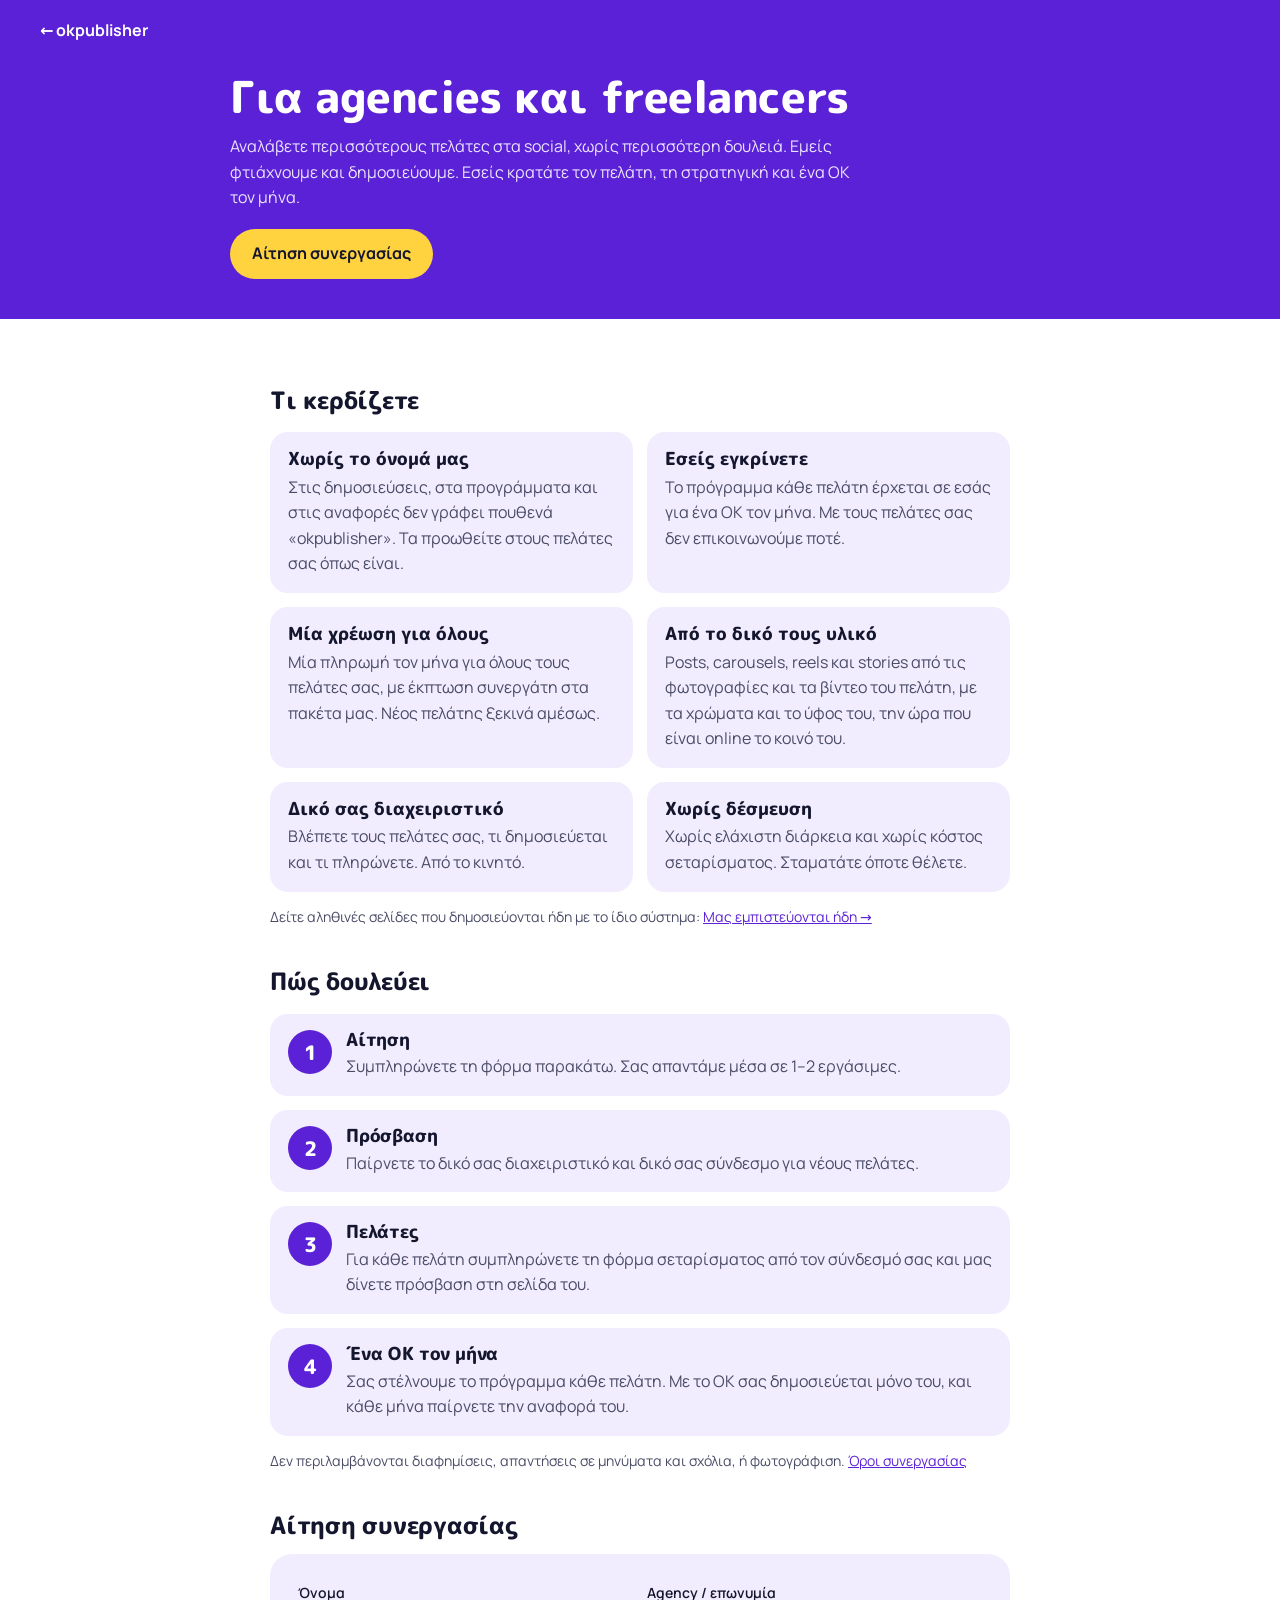
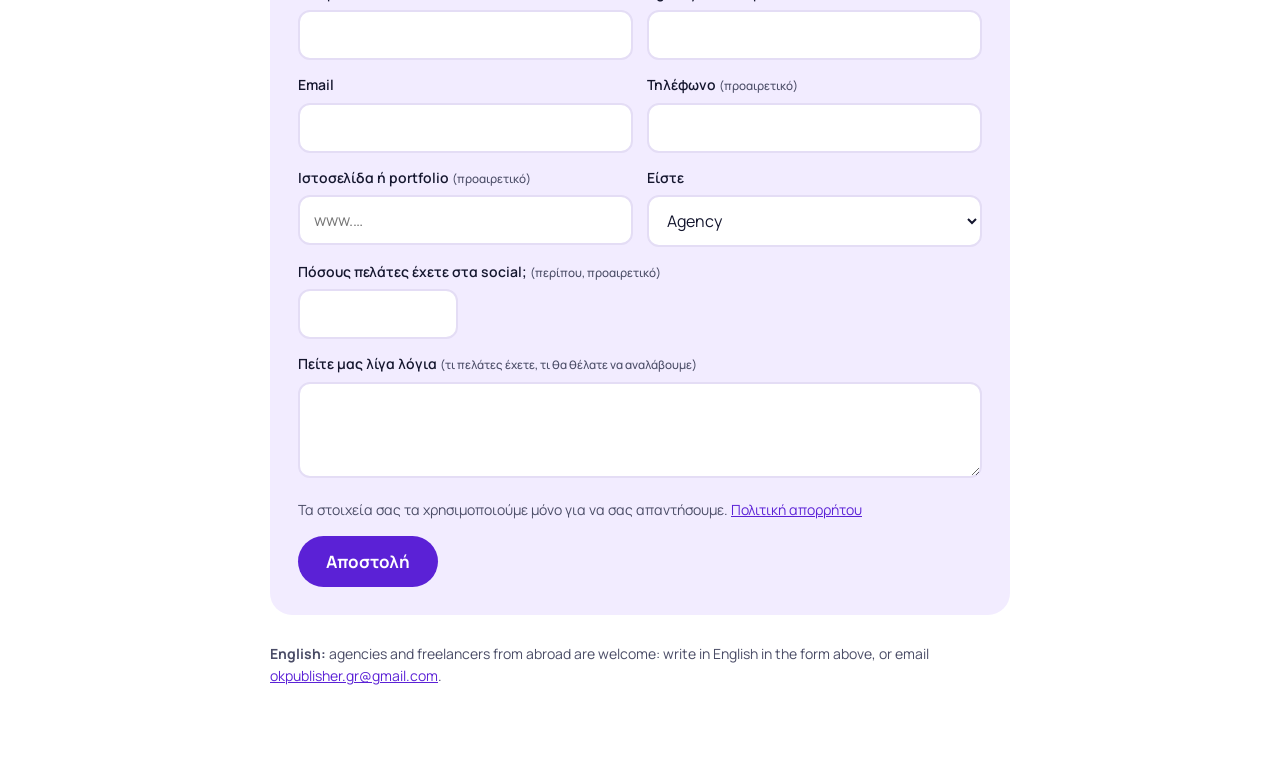
<file: agencies.html>
<!doctype html>
<html lang="el">
<head>
<meta charset="utf-8">
<meta name="viewport" content="width=device-width, initial-scale=1">
<title>Για agencies και freelancers · okpublisher</title>
<meta name="description" content="Το okpublisher για agencies και freelancers: posts, reels και stories για τους πελάτες σας, χωρίς το όνομά μας, με ένα ΟΚ τον μήνα και μία χρέωση για όλους.">
<link rel="icon" href="img/favicon.png">
<link rel="stylesheet" href="fonts/fonts.css">
<style>
:root{color-scheme:light;--v:#5B21D6;--ink:#14162E;--mut:#4A4C66;--lav:#F2ECFF;--y:#FFD23F;--line:#E4DDF5}
*{box-sizing:border-box;min-width:0}
body{margin:0;color:var(--ink);font:16px/1.6 Manrope,system-ui,sans-serif;background:#fff}
header{background:var(--v);color:#fff;padding:18px clamp(16px,4vw,40px)}
header a{color:#fff;text-decoration:none;font-weight:700}
.hero{background:var(--v);color:#fff;padding:10px clamp(16px,4vw,40px) 40px}
.hero .in,main{max-width:820px;margin:0 auto}
main{padding:28px clamp(16px,4vw,40px) 70px}
h1,h2,h3{font-family:"M PLUS Rounded 1c",Manrope,sans-serif;font-weight:800;line-height:1.15;letter-spacing:-.01em;margin:0}
h1{font-size:clamp(30px,5vw,44px)}
.hero p{color:#ECE4FF;max-width:640px;margin:12px 0 0}
h2{font-size:24px;margin:40px 0 10px}
p,li{color:var(--mut)}
a{color:var(--v)}
.steps{list-style:none;padding:0;margin:18px 0 0;display:grid;gap:14px}
.steps>li{display:grid;grid-template-columns:44px 1fr;gap:14px;background:var(--lav);border-radius:18px;padding:16px 18px;color:var(--ink)}
.steps b.n{width:44px;height:44px;border-radius:50%;background:var(--v);color:#fff;font:800 20px/44px "M PLUS Rounded 1c",sans-serif;text-align:center}
.steps h3{font-size:18px;margin-bottom:4px}
.steps p{margin:4px 0 0}
ol.sub{margin:8px 0 0;padding-left:20px}
ol.sub li{color:var(--mut)}
code,.id{font-family:ui-monospace,Menlo,monospace;background:#fff;border:2px solid var(--line);border-radius:8px;padding:1px 8px;color:var(--ink);font-weight:700;white-space:nowrap}
.note{background:#FFF6CC;border-radius:14px;padding:12px 16px;color:var(--ink);margin-top:14px}
form{background:var(--lav);border-radius:22px;padding:clamp(16px,3vw,28px);display:grid;grid-template-columns:repeat(2,minmax(0,1fr));gap:14px;margin-top:14px}
form .w{grid-column:1/-1}
@media(max-width:600px){form{grid-template-columns:1fr}}
label{display:block;font-weight:600;font-size:14px;margin-bottom:6px;color:var(--ink)}
label small{font-weight:500;color:var(--mut)}
input,select,textarea{width:100%;font:16px Manrope,sans-serif;padding:12px 14px;border:2px solid var(--line);border-radius:12px;background:#fff;color:var(--ink);min-height:48px}
textarea{min-height:96px;resize:vertical}
fieldset{border:0;padding:0;margin:0}
legend{font-weight:600;font-size:14px;margin-bottom:6px}
.opt{display:flex;gap:10px;align-items:flex-start;font-weight:500;margin:6px 0}
.opt input{width:20px;height:20px;min-height:0;margin:2px 0 0;flex:none;accent-color:var(--v)}
.hp{position:absolute;left:-9999px}
button{font:700 17px Manrope,sans-serif;background:var(--v);color:#fff;border:0;border-radius:999px;padding:14px 28px;cursor:pointer}
#msg{font-weight:600;margin-left:10px}
.fine{font-size:14px}
.bill{display:grid;grid-template-columns:repeat(2,minmax(0,1fr));gap:14px}
.bill .w{grid-column:1/-1}
@media(max-width:600px){.bill{grid-template-columns:1fr}}
legend small{font-weight:500;color:var(--mut)}
.ben{list-style:none;padding:0;margin:18px 0 0;display:grid;grid-template-columns:repeat(2,minmax(0,1fr));gap:14px}
.ben li{background:var(--lav);border-radius:18px;padding:16px 18px;color:var(--ink)}
.ben b{display:block;font:800 18px/1.25 "M PLUS Rounded 1c",sans-serif;margin-bottom:4px}
.ben span{color:var(--mut)}
@media(max-width:600px){.ben{grid-template-columns:1fr}}
.cta{display:inline-block;margin-top:18px;background:var(--y);color:var(--ink);font-weight:800;text-decoration:none;border-radius:999px;padding:12px 22px}
</style>
</head>
<body>
<header><a href="./">← okpublisher</a></header>
<div class="hero"><div class="in">
  <h1>Για agencies και freelancers</h1>
  <p>Αναλάβετε περισσότερους πελάτες στα social, χωρίς περισσότερη δουλειά. Εμείς φτιάχνουμε και δημοσιεύουμε. Εσείς κρατάτε τον πελάτη, τη στρατηγική και ένα ΟΚ τον μήνα.</p>
  <a class="cta" href="#form">Αίτηση συνεργασίας</a>
</div></div>
<main>
<h2>Τι κερδίζετε</h2>
<ul class="ben">
  <li><b>Χωρίς το όνομά μας</b><span>Στις δημοσιεύσεις, στα προγράμματα και στις αναφορές δεν γράφει πουθενά «okpublisher». Τα προωθείτε στους πελάτες σας όπως είναι.</span></li>
  <li><b>Εσείς εγκρίνετε</b><span>Το πρόγραμμα κάθε πελάτη έρχεται σε εσάς για ένα ΟΚ τον μήνα. Με τους πελάτες σας δεν επικοινωνούμε ποτέ.</span></li>
  <li><b>Μία χρέωση για όλους</b><span>Μία πληρωμή τον μήνα για όλους τους πελάτες σας, με έκπτωση συνεργάτη στα πακέτα μας. Νέος πελάτης ξεκινά αμέσως.</span></li>
  <li><b>Από το δικό τους υλικό</b><span>Posts, carousels, reels και stories από τις φωτογραφίες και τα βίντεο του πελάτη, με τα χρώματα και το ύφος του, την ώρα που είναι online το κοινό του.</span></li>
  <li><b>Δικό σας διαχειριστικό</b><span>Βλέπετε τους πελάτες σας, τι δημοσιεύεται και τι πληρώνετε. Από το κινητό.</span></li>
  <li><b>Χωρίς δέσμευση</b><span>Χωρίς ελάχιστη διάρκεια και χωρίς κόστος σεταρίσματος. Σταματάτε όποτε θέλετε.</span></li>
</ul>
<p class="fine">Δείτε αληθινές σελίδες που δημοσιεύονται ήδη με το ίδιο σύστημα: <a href="./#cases" target="_blank" rel="noopener">Μας εμπιστεύονται ήδη →</a></p>

<h2>Πώς δουλεύει</h2>
<ol class="steps">
  <li><b class="n">1</b><div><h3>Αίτηση</h3><p>Συμπληρώνετε τη φόρμα παρακάτω. Σας απαντάμε μέσα σε 1–2 εργάσιμες.</p></div></li>
  <li><b class="n">2</b><div><h3>Πρόσβαση</h3><p>Παίρνετε το δικό σας διαχειριστικό και δικό σας σύνδεσμο για νέους πελάτες.</p></div></li>
  <li><b class="n">3</b><div><h3>Πελάτες</h3><p>Για κάθε πελάτη συμπληρώνετε τη φόρμα σεταρίσματος από τον σύνδεσμό σας και μας δίνετε πρόσβαση στη σελίδα του.</p></div></li>
  <li><b class="n">4</b><div><h3>Ένα ΟΚ τον μήνα</h3><p>Σας στέλνουμε το πρόγραμμα κάθε πελάτη. Με το ΟΚ σας δημοσιεύεται μόνο του, και κάθε μήνα παίρνετε την αναφορά του.</p></div></li>
</ol>
<p class="fine">Δεν περιλαμβάνονται διαφημίσεις, απαντήσεις σε μηνύματα και σχόλια, ή φωτογράφιση. <a href="agency-terms.html">Όροι συνεργασίας</a></p>

<h2 id="form">Αίτηση συνεργασίας</h2>
<form id="f" novalidate>
  <div><label for="f-name">Όνομα</label><input id="f-name" name="name" required autocomplete="name"></div>
  <div><label for="f-biz">Agency / επωνυμία</label><input id="f-biz" name="business" required autocomplete="organization"></div>
  <div><label for="f-email">Email</label><input id="f-email" name="email" type="email" required autocomplete="email"></div>
  <div><label for="f-phone">Τηλέφωνο <small>(προαιρετικό)</small></label><input id="f-phone" name="phone" type="tel" autocomplete="tel"></div>
  <div><label for="f-site">Ιστοσελίδα ή portfolio <small>(προαιρετικό)</small></label><input id="f-site" name="site_url" inputmode="url" placeholder="www.…"></div>
  <div><label for="f-kind">Είστε</label><select id="f-kind" name="kind"><option value="agency">Agency</option><option value="freelancer">Freelancer</option></select></div>
  <div class="w"><label for="f-n">Πόσους πελάτες έχετε στα social; <small>(περίπου, προαιρετικό)</small></label><input id="f-n" name="clients" inputmode="numeric" style="max-width:160px"></div>
  <div class="w"><label for="f-msg">Πείτε μας λίγα λόγια <small>(τι πελάτες έχετε, τι θα θέλατε να αναλάβουμε)</small></label><textarea id="f-msg" name="message"></textarea></div>
  <p class="w fine" style="margin:0">Τα στοιχεία σας τα χρησιμοποιούμε μόνο για να σας απαντήσουμε. <a href="privacy.html">Πολιτική απορρήτου</a></p>
  <input class="hp" name="website" tabindex="-1" autocomplete="off" aria-hidden="true">
  <div class="w"><button type="submit">Αποστολή</button><span id="msg" role="status"></span></div>
</form>
<p class="fine" lang="en" style="margin-top:28px"><strong>English:</strong> agencies and freelancers from abroad are welcome: write in English in the form above, or email <a href="mailto:okpublisher.gr@gmail.com">okpublisher.gr@gmail.com</a>.</p>
</main>
<script>
{
const FORM_URL = 'https://script.google.com/macros/s/AKfycbzgDYs8OVVCYGqSMgI4MCoZuALfNdv_PgxSuFqnwWF9dD0SBWP2LhTLQF3a0EeIW4BuMg/exec';
const f = document.getElementById('f'), msg = document.getElementById('msg'), btn = f.querySelector('button[type="submit"]');
const q = new URLSearchParams(location.search);
// Κωδικός πωλητή (?p=…) και πηγή (utm_…): κρυφά, χωρίς αποθήκευση στον browser.
const ref = (v => /^[a-z0-9]{4,10}$/.test(v) ? v : '')((q.get('p') || '').trim().toLowerCase());
const src = ['utm_source', 'utm_medium', 'utm_campaign'].map(k => q.get(k)).filter(Boolean).join(' / ') ||
  (document.referrer && !/okpublisher\.gr/.test(document.referrer) ? document.referrer.replace(/^https?:\/\//, '').split('/')[0] : '');
f.addEventListener('submit', async ev => {
  ev.preventDefault();
  if (btn.disabled) return;
  const d = Object.fromEntries(new FormData(f).entries());
  if (d.website) return;
  if (!d.name || !d.business || !/^[^@\s]+@[^@\s]+\.[^@\s]+$/.test(d.email)) { msg.textContent = 'Συμπληρώστε όνομα, agency και σωστό email.'; return; }
  d.type = 'agency'; d.lang = /[α-ωά-ώ]/i.test(d.message + d.business + d.name) || !d.message ? 'el' : 'en';
  d.source = 'agencies' + (src ? ' · ' + src : '');
  if (ref) d.ref = ref;
  msg.textContent = 'Αποστολή…';
  btn.disabled = true;
  try {
    await fetch(FORM_URL, { method: 'POST', mode: 'no-cors', headers: { 'Content-Type': 'text/plain;charset=utf-8' }, body: JSON.stringify(d) });
    f.reset();
    msg.textContent = 'Ευχαριστούμε! Σας στείλαμε email και θα σας απαντήσουμε μέσα σε 1–2 εργάσιμες.';
  } catch (e) { msg.textContent = 'Δεν στάλθηκε: γράψτε μας στο okpublisher.gr@gmail.com.'; }
  finally { btn.disabled = false; }
});
}
</script>
</body>
</html>
</file>
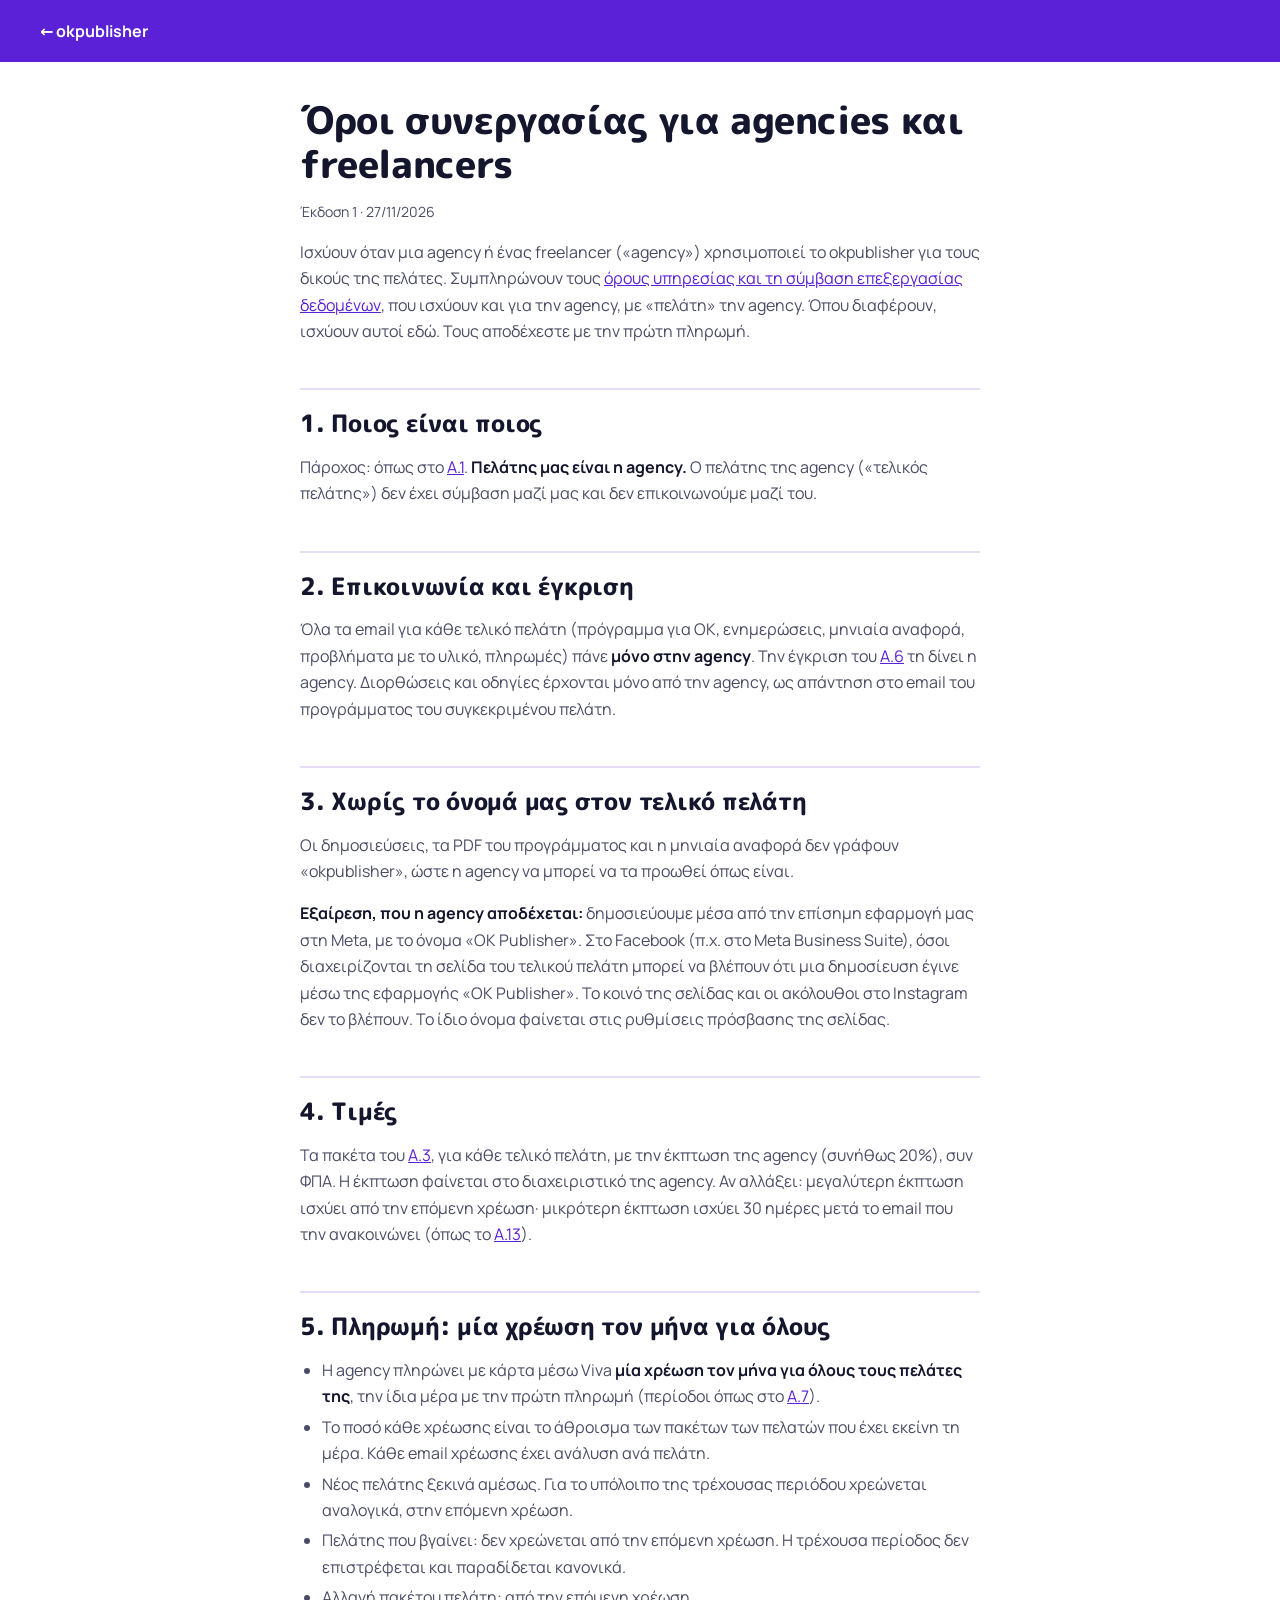
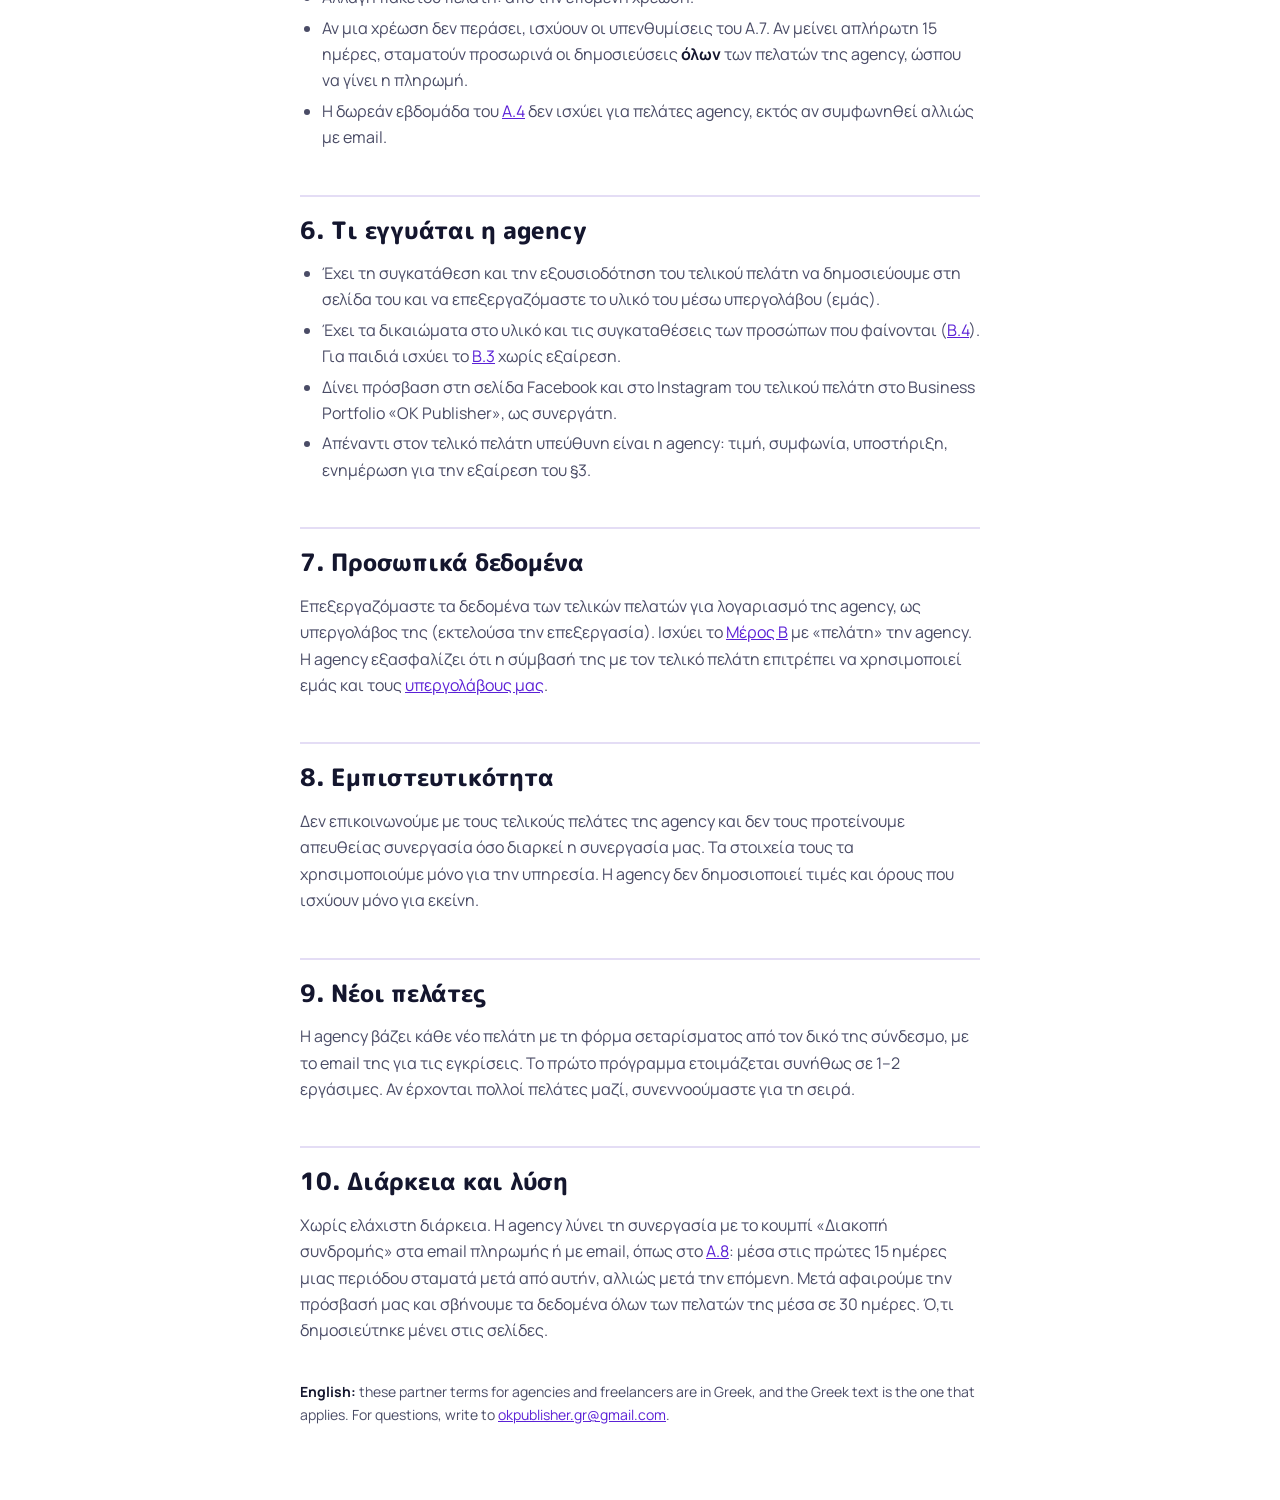
<file: agency-terms.html>
<!doctype html>
<html lang="el">
<head>
<meta charset="utf-8">
<meta name="viewport" content="width=device-width, initial-scale=1">
<title>Όροι συνεργασίας για agencies και freelancers · okpublisher</title>
<meta name="robots" content="noindex">
<link rel="icon" href="img/favicon.png">
<link rel="stylesheet" href="fonts/fonts.css">
<style>
:root{color-scheme:light;--v:#5B21D6;--ink:#14162E;--mut:#4A4C66;--lav:#F2ECFF;--line:#E4DDF5}
*{box-sizing:border-box}
body{margin:0;color:var(--ink);font:16px/1.65 Manrope,system-ui,sans-serif;background:#fff}
header{background:var(--v);color:#fff;padding:18px clamp(16px,4vw,40px)}
header a{color:#fff;text-decoration:none;font-weight:700}
main{max-width:760px;margin:0 auto;padding:28px clamp(16px,4vw,40px) 60px}
h1,h2,h3{font-family:"M PLUS Rounded 1c",Manrope,sans-serif;font-weight:800;line-height:1.15;letter-spacing:-.01em}
h1{font-size:clamp(28px,5vw,38px);margin:8px 0 4px}
h2{font-size:24px;margin:44px 0 8px;padding-top:20px;border-top:2px solid var(--line)}
h3{font-size:18px;margin:26px 0 4px}
p,li,td{color:var(--mut)}
ul,ol{padding-left:22px}
li{margin:4px 0}
strong{color:var(--ink)}
.upd{font-size:14px}
.toc{background:var(--lav);border-radius:16px;padding:14px 18px;margin-top:18px}
.toc a{font-weight:700}
table{width:100%;border-collapse:collapse;margin:10px 0;font-size:15px}
th,td{text-align:left;padding:8px 10px;border-bottom:1px solid var(--line);vertical-align:top}
th{color:var(--ink);font-weight:700}
.wrap{overflow-x:auto}
a{color:var(--v)}
.en{font-size:14px;margin-top:36px}
</style>
</head>
<body>
<header><a href="./">← okpublisher</a></header>
<main>
<h1>Όροι συνεργασίας για agencies και freelancers</h1>
<p class="upd">Έκδοση 1 · 27/11/2026</p>
<p>Ισχύουν όταν μια agency ή ένας freelancer («agency») χρησιμοποιεί το okpublisher για τους δικούς της πελάτες. Συμπληρώνουν τους <a href="terms.html">όρους υπηρεσίας και τη σύμβαση επεξεργασίας δεδομένων</a>, που ισχύουν και για την agency, με «πελάτη» την agency. Όπου διαφέρουν, ισχύουν αυτοί εδώ. Τους αποδέχεστε με την πρώτη πληρωμή.</p>

<h2 id="g1">1. Ποιος είναι ποιος</h2>
<p>Πάροχος: όπως στο <a href="terms.html#a1">Α.1</a>. <strong>Πελάτης μας είναι η agency.</strong> Ο πελάτης της agency («τελικός πελάτης») δεν έχει σύμβαση μαζί μας και δεν επικοινωνούμε μαζί του.</p>

<h2 id="g2">2. Επικοινωνία και έγκριση</h2>
<p>Όλα τα email για κάθε τελικό πελάτη (πρόγραμμα για ΟΚ, ενημερώσεις, μηνιαία αναφορά, προβλήματα με το υλικό, πληρωμές) πάνε <strong>μόνο στην agency</strong>. Την έγκριση του <a href="terms.html#a6">Α.6</a> τη δίνει η agency. Διορθώσεις και οδηγίες έρχονται μόνο από την agency, ως απάντηση στο email του προγράμματος του συγκεκριμένου πελάτη.</p>

<h2 id="g3">3. Χωρίς το όνομά μας στον τελικό πελάτη</h2>
<p>Οι δημοσιεύσεις, τα PDF του προγράμματος και η μηνιαία αναφορά δεν γράφουν «okpublisher», ώστε η agency να μπορεί να τα προωθεί όπως είναι.</p>
<p><strong>Εξαίρεση, που η agency αποδέχεται:</strong> δημοσιεύουμε μέσα από την επίσημη εφαρμογή μας στη Meta, με το όνομα «OK Publisher». Στο Facebook (π.χ. στο Meta Business Suite), όσοι διαχειρίζονται τη σελίδα του τελικού πελάτη μπορεί να βλέπουν ότι μια δημοσίευση έγινε μέσω της εφαρμογής «OK Publisher». Το κοινό της σελίδας και οι ακόλουθοι στο Instagram δεν το βλέπουν. Το ίδιο όνομα φαίνεται στις ρυθμίσεις πρόσβασης της σελίδας.</p>

<h2 id="g4">4. Τιμές</h2>
<p>Τα πακέτα του <a href="terms.html#a3">Α.3</a>, για κάθε τελικό πελάτη, με την έκπτωση της agency (συνήθως 20%), συν ΦΠΑ. Η έκπτωση φαίνεται στο διαχειριστικό της agency. Αν αλλάξει: μεγαλύτερη έκπτωση ισχύει από την επόμενη χρέωση· μικρότερη έκπτωση ισχύει 30 ημέρες μετά το email που την ανακοινώνει (όπως το <a href="terms.html#a13">Α.13</a>).</p>

<h2 id="g5">5. Πληρωμή: μία χρέωση τον μήνα για όλους</h2>
<ul>
<li>Η agency πληρώνει με κάρτα μέσω Viva <strong>μία χρέωση τον μήνα για όλους τους πελάτες της</strong>, την ίδια μέρα με την πρώτη πληρωμή (περίοδοι όπως στο <a href="terms.html#a7">Α.7</a>).</li>
<li>Το ποσό κάθε χρέωσης είναι το άθροισμα των πακέτων των πελατών που έχει εκείνη τη μέρα. Κάθε email χρέωσης έχει ανάλυση ανά πελάτη.</li>
<li>Νέος πελάτης ξεκινά αμέσως. Για το υπόλοιπο της τρέχουσας περιόδου χρεώνεται αναλογικά, στην επόμενη χρέωση.</li>
<li>Πελάτης που βγαίνει: δεν χρεώνεται από την επόμενη χρέωση. Η τρέχουσα περίοδος δεν επιστρέφεται και παραδίδεται κανονικά.</li>
<li>Αλλαγή πακέτου πελάτη: από την επόμενη χρέωση.</li>
<li>Αν μια χρέωση δεν περάσει, ισχύουν οι υπενθυμίσεις του Α.7. Αν μείνει απλήρωτη 15 ημέρες, σταματούν προσωρινά οι δημοσιεύσεις <strong>όλων</strong> των πελατών της agency, ώσπου να γίνει η πληρωμή.</li>
<li>Η δωρεάν εβδομάδα του <a href="terms.html#a4">Α.4</a> δεν ισχύει για πελάτες agency, εκτός αν συμφωνηθεί αλλιώς με email.</li>
</ul>

<h2 id="g6">6. Τι εγγυάται η agency</h2>
<ul>
<li>Έχει τη συγκατάθεση και την εξουσιοδότηση του τελικού πελάτη να δημοσιεύουμε στη σελίδα του και να επεξεργαζόμαστε το υλικό του μέσω υπεργολάβου (εμάς).</li>
<li>Έχει τα δικαιώματα στο υλικό και τις συγκαταθέσεις των προσώπων που φαίνονται (<a href="terms.html#b4">Β.4</a>). Για παιδιά ισχύει το <a href="terms.html#b3">Β.3</a> χωρίς εξαίρεση.</li>
<li>Δίνει πρόσβαση στη σελίδα Facebook και στο Instagram του τελικού πελάτη στο Business Portfolio «OK Publisher», ως συνεργάτη.</li>
<li>Απέναντι στον τελικό πελάτη υπεύθυνη είναι η agency: τιμή, συμφωνία, υποστήριξη, ενημέρωση για την εξαίρεση του §3.</li>
</ul>

<h2 id="g7">7. Προσωπικά δεδομένα</h2>
<p>Επεξεργαζόμαστε τα δεδομένα των τελικών πελατών για λογαριασμό της agency, ως υπεργολάβος της (εκτελούσα την επεξεργασία). Ισχύει το <a href="terms.html#b">Μέρος Β</a> με «πελάτη» την agency. Η agency εξασφαλίζει ότι η σύμβασή της με τον τελικό πελάτη επιτρέπει να χρησιμοποιεί εμάς και τους <a href="terms.html#subs">υπεργολάβους μας</a>.</p>

<h2 id="g8">8. Εμπιστευτικότητα</h2>
<p>Δεν επικοινωνούμε με τους τελικούς πελάτες της agency και δεν τους προτείνουμε απευθείας συνεργασία όσο διαρκεί η συνεργασία μας. Τα στοιχεία τους τα χρησιμοποιούμε μόνο για την υπηρεσία. Η agency δεν δημοσιοποιεί τιμές και όρους που ισχύουν μόνο για εκείνη.</p>

<h2 id="g9">9. Νέοι πελάτες</h2>
<p>Η agency βάζει κάθε νέο πελάτη με τη φόρμα σεταρίσματος από τον δικό της σύνδεσμο, με το email της για τις εγκρίσεις. Το πρώτο πρόγραμμα ετοιμάζεται συνήθως σε 1–2 εργάσιμες. Αν έρχονται πολλοί πελάτες μαζί, συνεννοούμαστε για τη σειρά.</p>

<h2 id="g10">10. Διάρκεια και λύση</h2>
<p>Χωρίς ελάχιστη διάρκεια. Η agency λύνει τη συνεργασία με το κουμπί «Διακοπή συνδρομής» στα email πληρωμής ή με email, όπως στο <a href="terms.html#a8">Α.8</a>: μέσα στις πρώτες 15 ημέρες μιας περιόδου σταματά μετά από αυτήν, αλλιώς μετά την επόμενη. Μετά αφαιρούμε την πρόσβασή μας και σβήνουμε τα δεδομένα όλων των πελατών της μέσα σε 30 ημέρες. Ό,τι δημοσιεύτηκε μένει στις σελίδες.</p>

<p class="en" lang="en"><strong>English:</strong> these partner terms for agencies and freelancers are in Greek, and the Greek text is the one that applies. For questions, write to <a href="mailto:okpublisher.gr@gmail.com">okpublisher.gr@gmail.com</a>.</p>
</main>
</body>
</html>
</file>
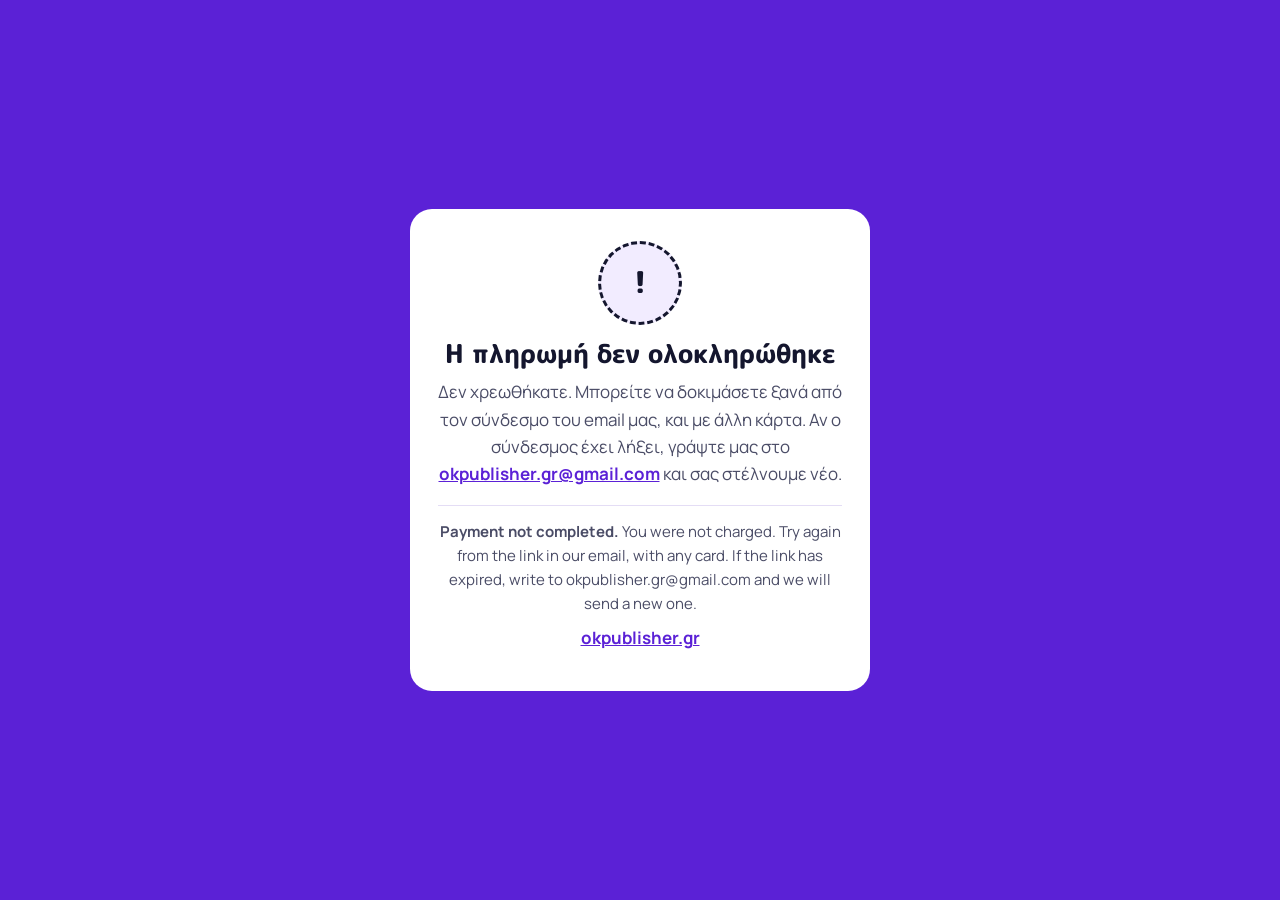
<file: pay-failed.html>
<!doctype html>
<html lang="el">
<head>
<meta charset="utf-8">
<meta name="viewport" content="width=device-width, initial-scale=1">
<title>Η πληρωμή δεν ολοκληρώθηκε · okpublisher</title>
<meta name="robots" content="noindex">
<link rel="icon" href="img/favicon.png">
<link rel="stylesheet" href="fonts/fonts.css">
<style>
:root{color-scheme:light;--v:#5B21D6;--ink:#14162E;--mut:#4A4C66;--y:#FFD23F}
*{box-sizing:border-box}
body{margin:0;min-height:100vh;display:grid;place-items:center;background:var(--v);color:#fff;font:17px/1.6 Manrope,system-ui,sans-serif;padding:24px}
.c{background:#fff;color:var(--ink);border-radius:22px;padding:32px 28px;max-width:460px;width:100%;text-align:center}
.m{width:84px;height:84px;margin:0 auto 14px;border-radius:50%;display:grid;place-items:center;font:800 30px "M PLUS Rounded 1c",sans-serif;background:#F2ECFF;color:var(--ink);border:3px dashed var(--ink)}
h1{font:800 26px/1.15 "M PLUS Rounded 1c",Manrope,sans-serif;margin:0 0 10px}
p{color:var(--mut);margin:8px 0}
.en{font-size:15px;margin-top:18px;padding-top:14px;border-top:1px solid #E4DDF5}
a{color:var(--v);font-weight:700}
</style>
</head>
<body>
<main class="c">
<div class="m" aria-hidden="true">!</div>
<h1>Η πληρωμή δεν ολοκληρώθηκε</h1>
<p>Δεν χρεωθήκατε. Μπορείτε να δοκιμάσετε ξανά από τον σύνδεσμο του email μας, και με άλλη κάρτα. Αν ο σύνδεσμος έχει λήξει, γράψτε μας στο <a href="mailto:okpublisher.gr@gmail.com">okpublisher.gr@gmail.com</a> και σας στέλνουμε νέο.</p>
<p class="en" lang="en"><strong>Payment not completed.</strong> You were not charged. Try again from the link in our email, with any card. If the link has expired, write to okpublisher.gr@gmail.com and we will send a new one.</p>
<p><a href="./">okpublisher.gr</a></p>
</main>
</body>
</html>
</file>
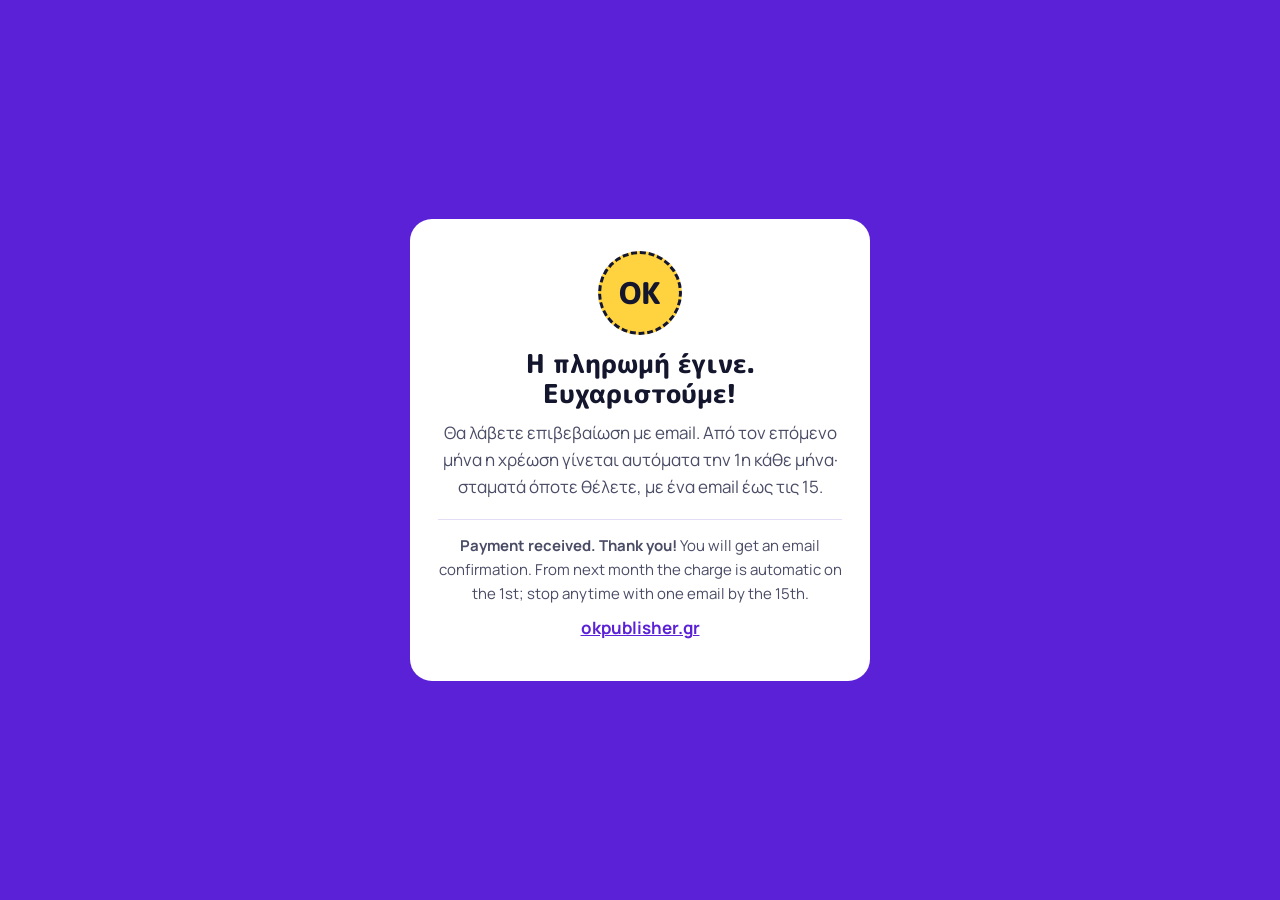
<file: pay-ok.html>
<!doctype html>
<html lang="el">
<head>
<meta charset="utf-8">
<meta name="viewport" content="width=device-width, initial-scale=1">
<title>Η πληρωμή έγινε · okpublisher</title>
<meta name="robots" content="noindex">
<link rel="icon" href="img/favicon.png">
<link rel="stylesheet" href="fonts/fonts.css">
<style>
:root{color-scheme:light;--v:#5B21D6;--ink:#14162E;--mut:#4A4C66;--y:#FFD23F}
*{box-sizing:border-box}
body{margin:0;min-height:100vh;display:grid;place-items:center;background:var(--v);color:#fff;font:17px/1.6 Manrope,system-ui,sans-serif;padding:24px}
.c{background:#fff;color:var(--ink);border-radius:22px;padding:32px 28px;max-width:460px;width:100%;text-align:center}
.m{width:84px;height:84px;margin:0 auto 14px;border-radius:50%;display:grid;place-items:center;font:800 30px "M PLUS Rounded 1c",sans-serif;background:var(--y);color:var(--ink);border:3px dashed var(--ink)}
h1{font:800 26px/1.15 "M PLUS Rounded 1c",Manrope,sans-serif;margin:0 0 10px}
p{color:var(--mut);margin:8px 0}
.en{font-size:15px;margin-top:18px;padding-top:14px;border-top:1px solid #E4DDF5}
a{color:var(--v);font-weight:700}
</style>
</head>
<body>
<main class="c">
<div class="m" aria-hidden="true">OK</div>
<h1>Η πληρωμή έγινε. Ευχαριστούμε!</h1>
<p>Θα λάβετε επιβεβαίωση με email. Από τον επόμενο μήνα η χρέωση γίνεται αυτόματα την 1η κάθε μήνα· σταματά όποτε θέλετε, με ένα email έως τις 15.</p>
<p class="en" lang="en"><strong>Payment received. Thank you!</strong> You will get an email confirmation. From next month the charge is automatic on the 1st; stop anytime with one email by the 15th.</p>
<p><a href="./">okpublisher.gr</a></p>
</main>
</body>
</html>
</file>
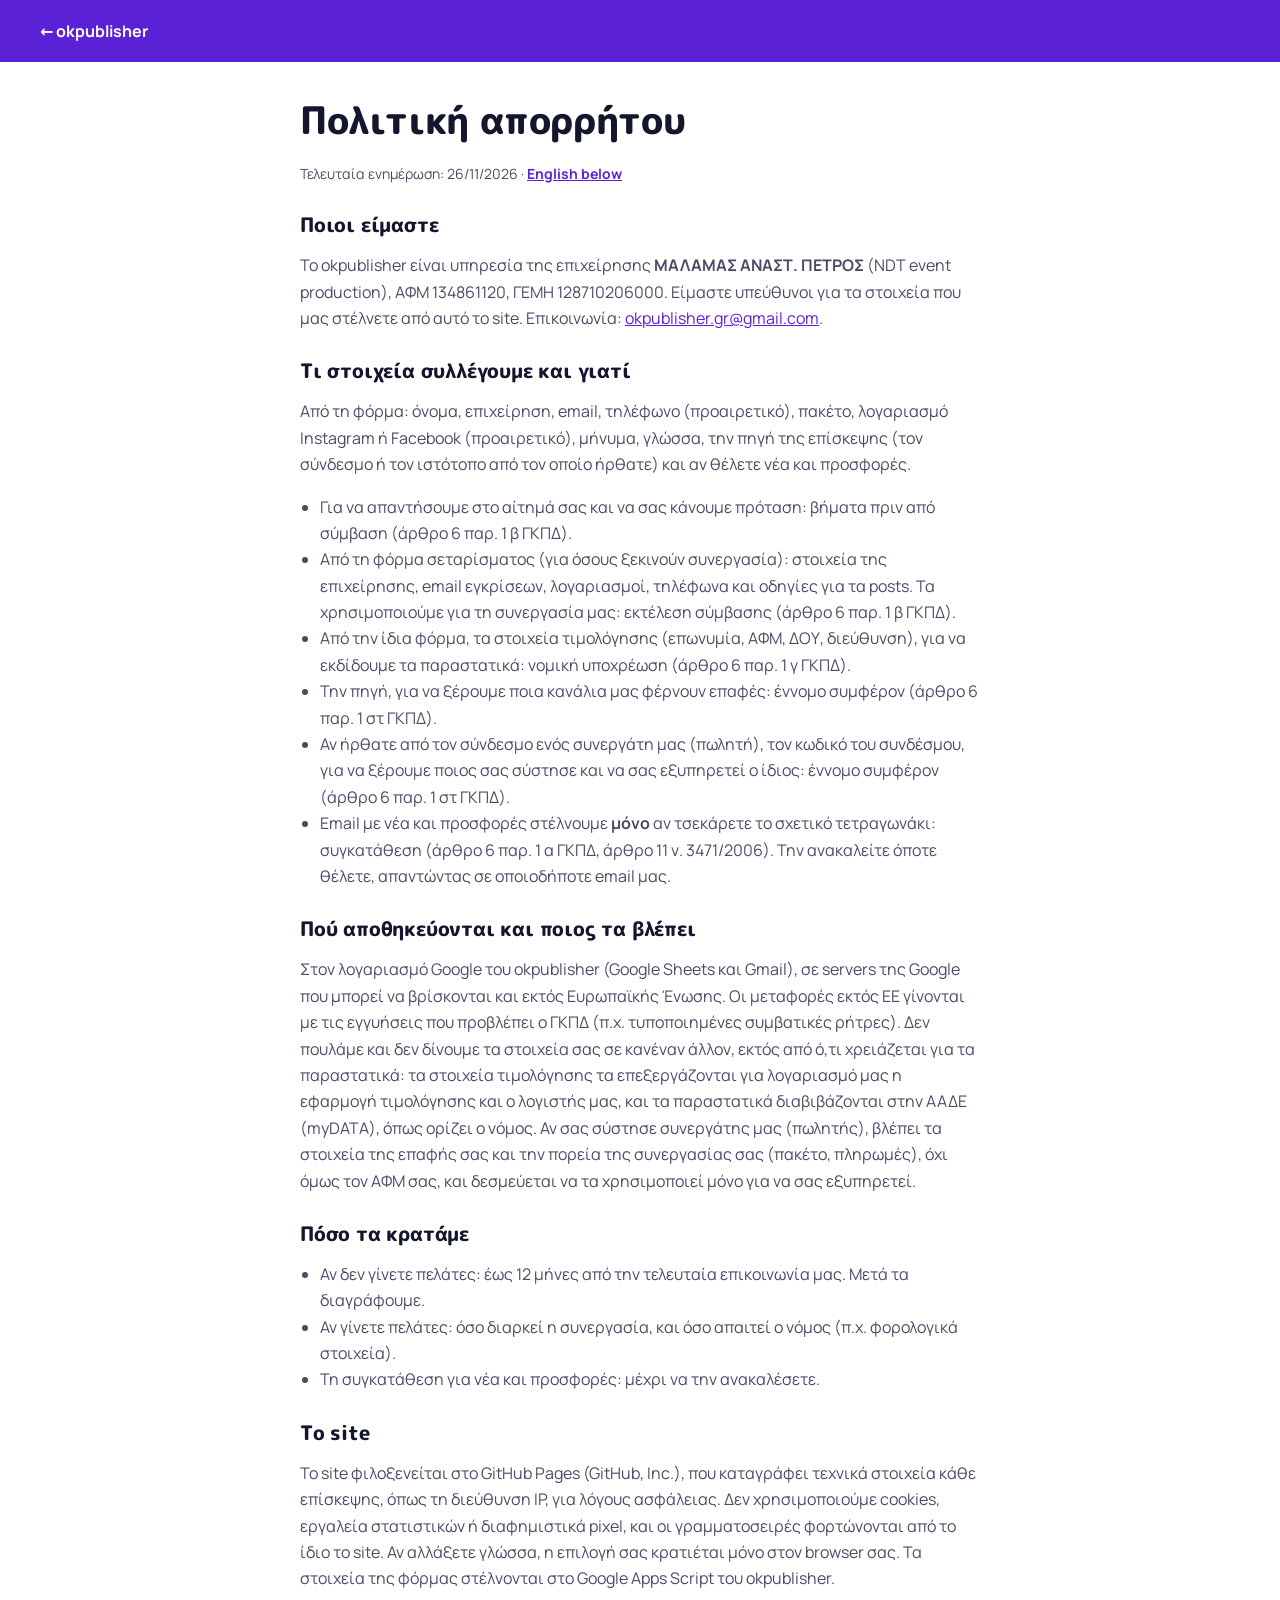
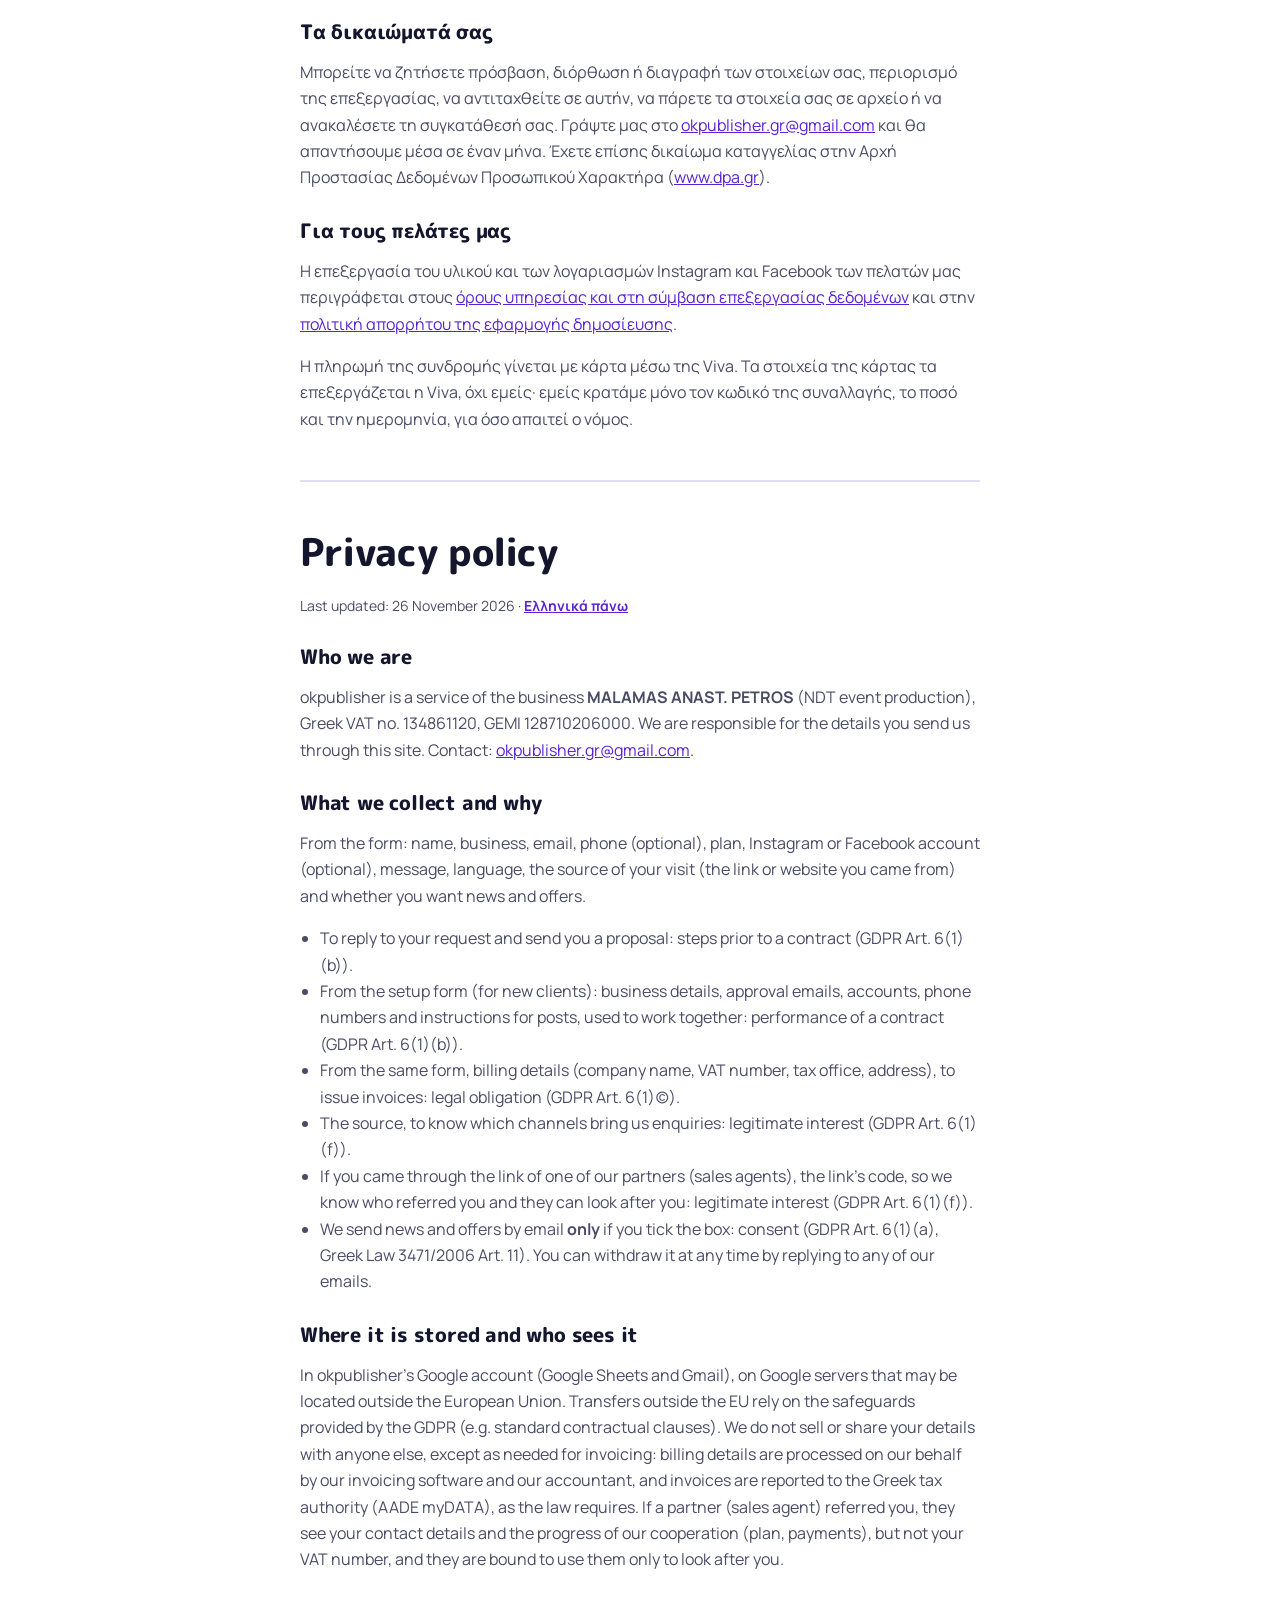
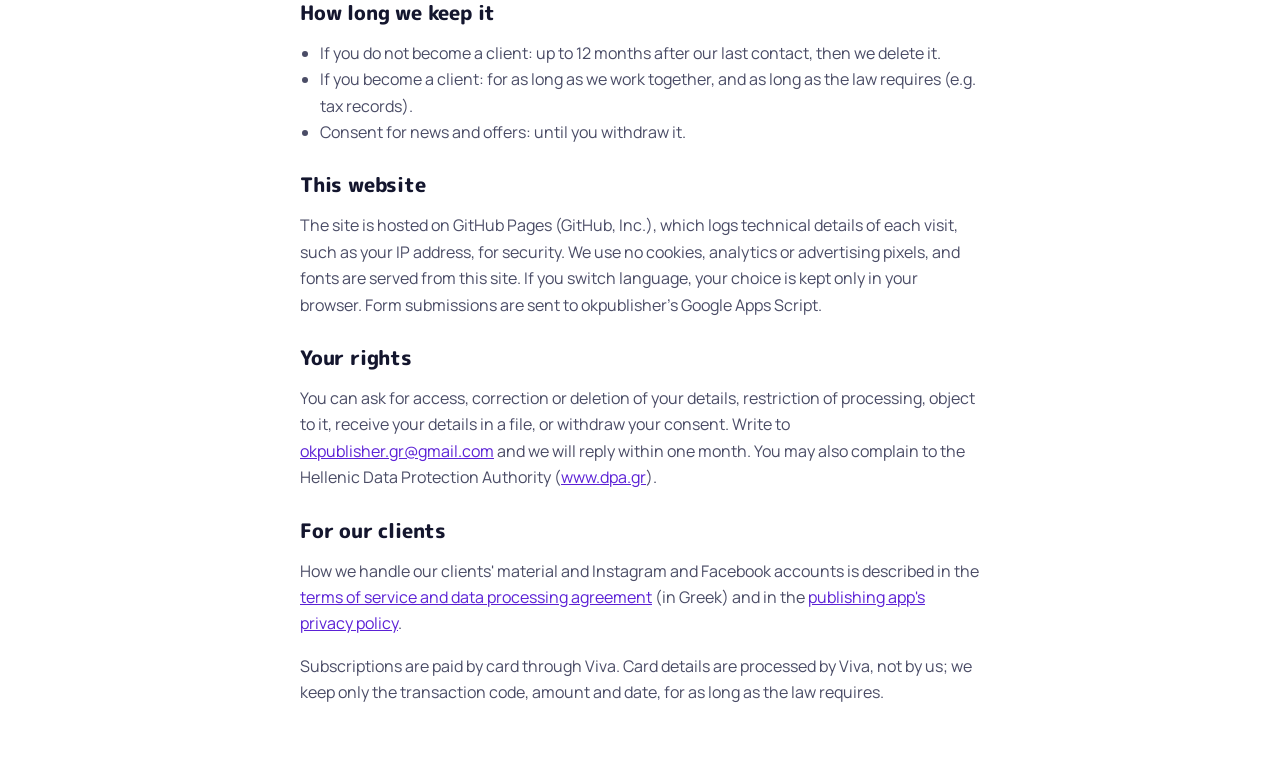
<file: privacy.html>
<!doctype html>
<html lang="el">
<head>
<meta charset="utf-8">
<meta name="viewport" content="width=device-width, initial-scale=1">
<title>Πολιτική απορρήτου · Privacy policy · okpublisher</title>
<meta name="robots" content="noindex">
<link rel="icon" href="img/favicon.png">
<link rel="stylesheet" href="fonts/fonts.css">
<style>
:root{color-scheme:light;--v:#5B21D6;--ink:#14162E;--mut:#4A4C66;--lav:#F2ECFF;--line:#E4DDF5}
*{box-sizing:border-box}
body{margin:0;color:var(--ink);font:16px/1.65 Manrope,system-ui,sans-serif;background:#fff}
header{background:var(--v);color:#fff;padding:18px clamp(16px,4vw,40px)}
header a{color:#fff;text-decoration:none;font-weight:700}
main{max-width:760px;margin:0 auto;padding:28px clamp(16px,4vw,40px) 60px}
h1,h2{font-family:"M PLUS Rounded 1c",Manrope,sans-serif;font-weight:800;line-height:1.15;letter-spacing:-.01em}
h1{font-size:clamp(28px,5vw,38px);margin:8px 0 4px}
h2{font-size:20px;margin:28px 0 6px}
p,li{color:var(--mut)}
ul{padding-left:20px}
.upd{font-size:14px}
.lang{display:inline-block;margin-top:6px;font-weight:700;color:var(--v)}
hr{border:0;border-top:2px solid var(--line);margin:48px 0}
a{color:var(--v)}
</style>
</head>
<body>
<header><a href="./">← okpublisher</a></header>
<main>

<section id="el" lang="el">
<h1>Πολιτική απορρήτου</h1>
<p class="upd">Τελευταία ενημέρωση: 26/11/2026 · <a class="lang" href="#en">English below</a></p>

<h2>Ποιοι είμαστε</h2>
<p>Το okpublisher είναι υπηρεσία της επιχείρησης <strong>ΜΑΛΑΜΑΣ ΑΝΑΣΤ. ΠΕΤΡΟΣ</strong> (NDT event production), ΑΦΜ 134861120, ΓΕΜΗ 128710206000. Είμαστε υπεύθυνοι για τα στοιχεία που μας στέλνετε από αυτό το site. Επικοινωνία: <a href="mailto:okpublisher.gr@gmail.com">okpublisher.gr@gmail.com</a>.</p>

<h2>Τι στοιχεία συλλέγουμε και γιατί</h2>
<p>Από τη φόρμα: όνομα, επιχείρηση, email, τηλέφωνο (προαιρετικό), πακέτο, λογαριασμό Instagram ή Facebook (προαιρετικό), μήνυμα, γλώσσα, την πηγή της επίσκεψης (τον σύνδεσμο ή τον ιστότοπο από τον οποίο ήρθατε) και αν θέλετε νέα και προσφορές.</p>
<ul>
<li>Για να απαντήσουμε στο αίτημά σας και να σας κάνουμε πρόταση: βήματα πριν από σύμβαση (άρθρο 6 παρ. 1 β ΓΚΠΔ).</li>
<li>Από τη φόρμα σεταρίσματος (για όσους ξεκινούν συνεργασία): στοιχεία της επιχείρησης, email εγκρίσεων, λογαριασμοί, τηλέφωνα και οδηγίες για τα posts. Τα χρησιμοποιούμε για τη συνεργασία μας: εκτέλεση σύμβασης (άρθρο 6 παρ. 1 β ΓΚΠΔ).</li>
<li>Από την ίδια φόρμα, τα στοιχεία τιμολόγησης (επωνυμία, ΑΦΜ, ΔΟΥ, διεύθυνση), για να εκδίδουμε τα παραστατικά: νομική υποχρέωση (άρθρο 6 παρ. 1 γ ΓΚΠΔ).</li>
<li>Την πηγή, για να ξέρουμε ποια κανάλια μας φέρνουν επαφές: έννομο συμφέρον (άρθρο 6 παρ. 1 στ ΓΚΠΔ).</li>
<li>Αν ήρθατε από τον σύνδεσμο ενός συνεργάτη μας (πωλητή), τον κωδικό του συνδέσμου, για να ξέρουμε ποιος σας σύστησε και να σας εξυπηρετεί ο ίδιος: έννομο συμφέρον (άρθρο 6 παρ. 1 στ ΓΚΠΔ).</li>
<li>Email με νέα και προσφορές στέλνουμε <strong>μόνο</strong> αν τσεκάρετε το σχετικό τετραγωνάκι: συγκατάθεση (άρθρο 6 παρ. 1 α ΓΚΠΔ, άρθρο 11 ν. 3471/2006). Την ανακαλείτε όποτε θέλετε, απαντώντας σε οποιοδήποτε email μας.</li>
</ul>

<h2>Πού αποθηκεύονται και ποιος τα βλέπει</h2>
<p>Στον λογαριασμό Google του okpublisher (Google Sheets και Gmail), σε servers της Google που μπορεί να βρίσκονται και εκτός Ευρωπαϊκής Ένωσης. Οι μεταφορές εκτός ΕΕ γίνονται με τις εγγυήσεις που προβλέπει ο ΓΚΠΔ (π.χ. τυποποιημένες συμβατικές ρήτρες). Δεν πουλάμε και δεν δίνουμε τα στοιχεία σας σε κανέναν άλλον, εκτός από ό,τι χρειάζεται για τα παραστατικά: τα στοιχεία τιμολόγησης τα επεξεργάζονται για λογαριασμό μας η εφαρμογή τιμολόγησης και ο λογιστής μας, και τα παραστατικά διαβιβάζονται στην ΑΑΔΕ (myDATA), όπως ορίζει ο νόμος. Αν σας σύστησε συνεργάτης μας (πωλητής), βλέπει τα στοιχεία της επαφής σας και την πορεία της συνεργασίας σας (πακέτο, πληρωμές), όχι όμως τον ΑΦΜ σας, και δεσμεύεται να τα χρησιμοποιεί μόνο για να σας εξυπηρετεί.</p>

<h2>Πόσο τα κρατάμε</h2>
<ul>
<li>Αν δεν γίνετε πελάτες: έως 12 μήνες από την τελευταία επικοινωνία μας. Μετά τα διαγράφουμε.</li>
<li>Αν γίνετε πελάτες: όσο διαρκεί η συνεργασία, και όσο απαιτεί ο νόμος (π.χ. φορολογικά στοιχεία).</li>
<li>Τη συγκατάθεση για νέα και προσφορές: μέχρι να την ανακαλέσετε.</li>
</ul>

<h2>Το site</h2>
<p>Το site φιλοξενείται στο GitHub Pages (GitHub, Inc.), που καταγράφει τεχνικά στοιχεία κάθε επίσκεψης, όπως τη διεύθυνση IP, για λόγους ασφάλειας. Δεν χρησιμοποιούμε cookies, εργαλεία στατιστικών ή διαφημιστικά pixel, και οι γραμματοσειρές φορτώνονται από το ίδιο το site. Αν αλλάξετε γλώσσα, η επιλογή σας κρατιέται μόνο στον browser σας. Τα στοιχεία της φόρμας στέλνονται στο Google Apps Script του okpublisher.</p>

<h2>Τα δικαιώματά σας</h2>
<p>Μπορείτε να ζητήσετε πρόσβαση, διόρθωση ή διαγραφή των στοιχείων σας, περιορισμό της επεξεργασίας, να αντιταχθείτε σε αυτήν, να πάρετε τα στοιχεία σας σε αρχείο ή να ανακαλέσετε τη συγκατάθεσή σας. Γράψτε μας στο <a href="mailto:okpublisher.gr@gmail.com">okpublisher.gr@gmail.com</a> και θα απαντήσουμε μέσα σε έναν μήνα. Έχετε επίσης δικαίωμα καταγγελίας στην Αρχή Προστασίας Δεδομένων Προσωπικού Χαρακτήρα (<a href="https://www.dpa.gr">www.dpa.gr</a>).</p>

<h2>Για τους πελάτες μας</h2>
<p>Η επεξεργασία του υλικού και των λογαριασμών Instagram και Facebook των πελατών μας περιγράφεται στους <a href="terms.html">όρους υπηρεσίας και στη σύμβαση επεξεργασίας δεδομένων</a> και στην <a href="https://github.com/okpublisher/publisher/blob/main/PRIVACY.md">πολιτική απορρήτου της εφαρμογής δημοσίευσης</a>.</p>
<p>Η πληρωμή της συνδρομής γίνεται με κάρτα μέσω της Viva. Τα στοιχεία της κάρτας τα επεξεργάζεται η Viva, όχι εμείς· εμείς κρατάμε μόνο τον κωδικό της συναλλαγής, το ποσό και την ημερομηνία, για όσο απαιτεί ο νόμος.</p>
</section>

<hr>

<section id="en" lang="en">
<h1>Privacy policy</h1>
<p class="upd">Last updated: 26 November 2026 · <a class="lang" href="#el">Ελληνικά πάνω</a></p>

<h2>Who we are</h2>
<p>okpublisher is a service of the business <strong>MALAMAS ANAST. PETROS</strong> (NDT event production), Greek VAT no. 134861120, GEMI 128710206000. We are responsible for the details you send us through this site. Contact: <a href="mailto:okpublisher.gr@gmail.com">okpublisher.gr@gmail.com</a>.</p>

<h2>What we collect and why</h2>
<p>From the form: name, business, email, phone (optional), plan, Instagram or Facebook account (optional), message, language, the source of your visit (the link or website you came from) and whether you want news and offers.</p>
<ul>
<li>To reply to your request and send you a proposal: steps prior to a contract (GDPR Art. 6(1)(b)).</li>
<li>From the setup form (for new clients): business details, approval emails, accounts, phone numbers and instructions for posts, used to work together: performance of a contract (GDPR Art. 6(1)(b)).</li>
<li>From the same form, billing details (company name, VAT number, tax office, address), to issue invoices: legal obligation (GDPR Art. 6(1)(c)).</li>
<li>The source, to know which channels bring us enquiries: legitimate interest (GDPR Art. 6(1)(f)).</li>
<li>If you came through the link of one of our partners (sales agents), the link's code, so we know who referred you and they can look after you: legitimate interest (GDPR Art. 6(1)(f)).</li>
<li>We send news and offers by email <strong>only</strong> if you tick the box: consent (GDPR Art. 6(1)(a), Greek Law 3471/2006 Art. 11). You can withdraw it at any time by replying to any of our emails.</li>
</ul>

<h2>Where it is stored and who sees it</h2>
<p>In okpublisher's Google account (Google Sheets and Gmail), on Google servers that may be located outside the European Union. Transfers outside the EU rely on the safeguards provided by the GDPR (e.g. standard contractual clauses). We do not sell or share your details with anyone else, except as needed for invoicing: billing details are processed on our behalf by our invoicing software and our accountant, and invoices are reported to the Greek tax authority (AADE myDATA), as the law requires. If a partner (sales agent) referred you, they see your contact details and the progress of our cooperation (plan, payments), but not your VAT number, and they are bound to use them only to look after you.</p>

<h2>How long we keep it</h2>
<ul>
<li>If you do not become a client: up to 12 months after our last contact, then we delete it.</li>
<li>If you become a client: for as long as we work together, and as long as the law requires (e.g. tax records).</li>
<li>Consent for news and offers: until you withdraw it.</li>
</ul>

<h2>This website</h2>
<p>The site is hosted on GitHub Pages (GitHub, Inc.), which logs technical details of each visit, such as your IP address, for security. We use no cookies, analytics or advertising pixels, and fonts are served from this site. If you switch language, your choice is kept only in your browser. Form submissions are sent to okpublisher's Google Apps Script.</p>

<h2>Your rights</h2>
<p>You can ask for access, correction or deletion of your details, restriction of processing, object to it, receive your details in a file, or withdraw your consent. Write to <a href="mailto:okpublisher.gr@gmail.com">okpublisher.gr@gmail.com</a> and we will reply within one month. You may also complain to the Hellenic Data Protection Authority (<a href="https://www.dpa.gr">www.dpa.gr</a>).</p>

<h2>For our clients</h2>
<p>How we handle our clients' material and Instagram and Facebook accounts is described in the <a href="terms.html">terms of service and data processing agreement</a> (in Greek) and in the <a href="https://github.com/okpublisher/publisher/blob/main/PRIVACY.md">publishing app's privacy policy</a>.</p>
<p>Subscriptions are paid by card through Viva. Card details are processed by Viva, not by us; we keep only the transaction code, amount and date, for as long as the law requires.</p>
</section>

</main>
</body>
</html>
</file>
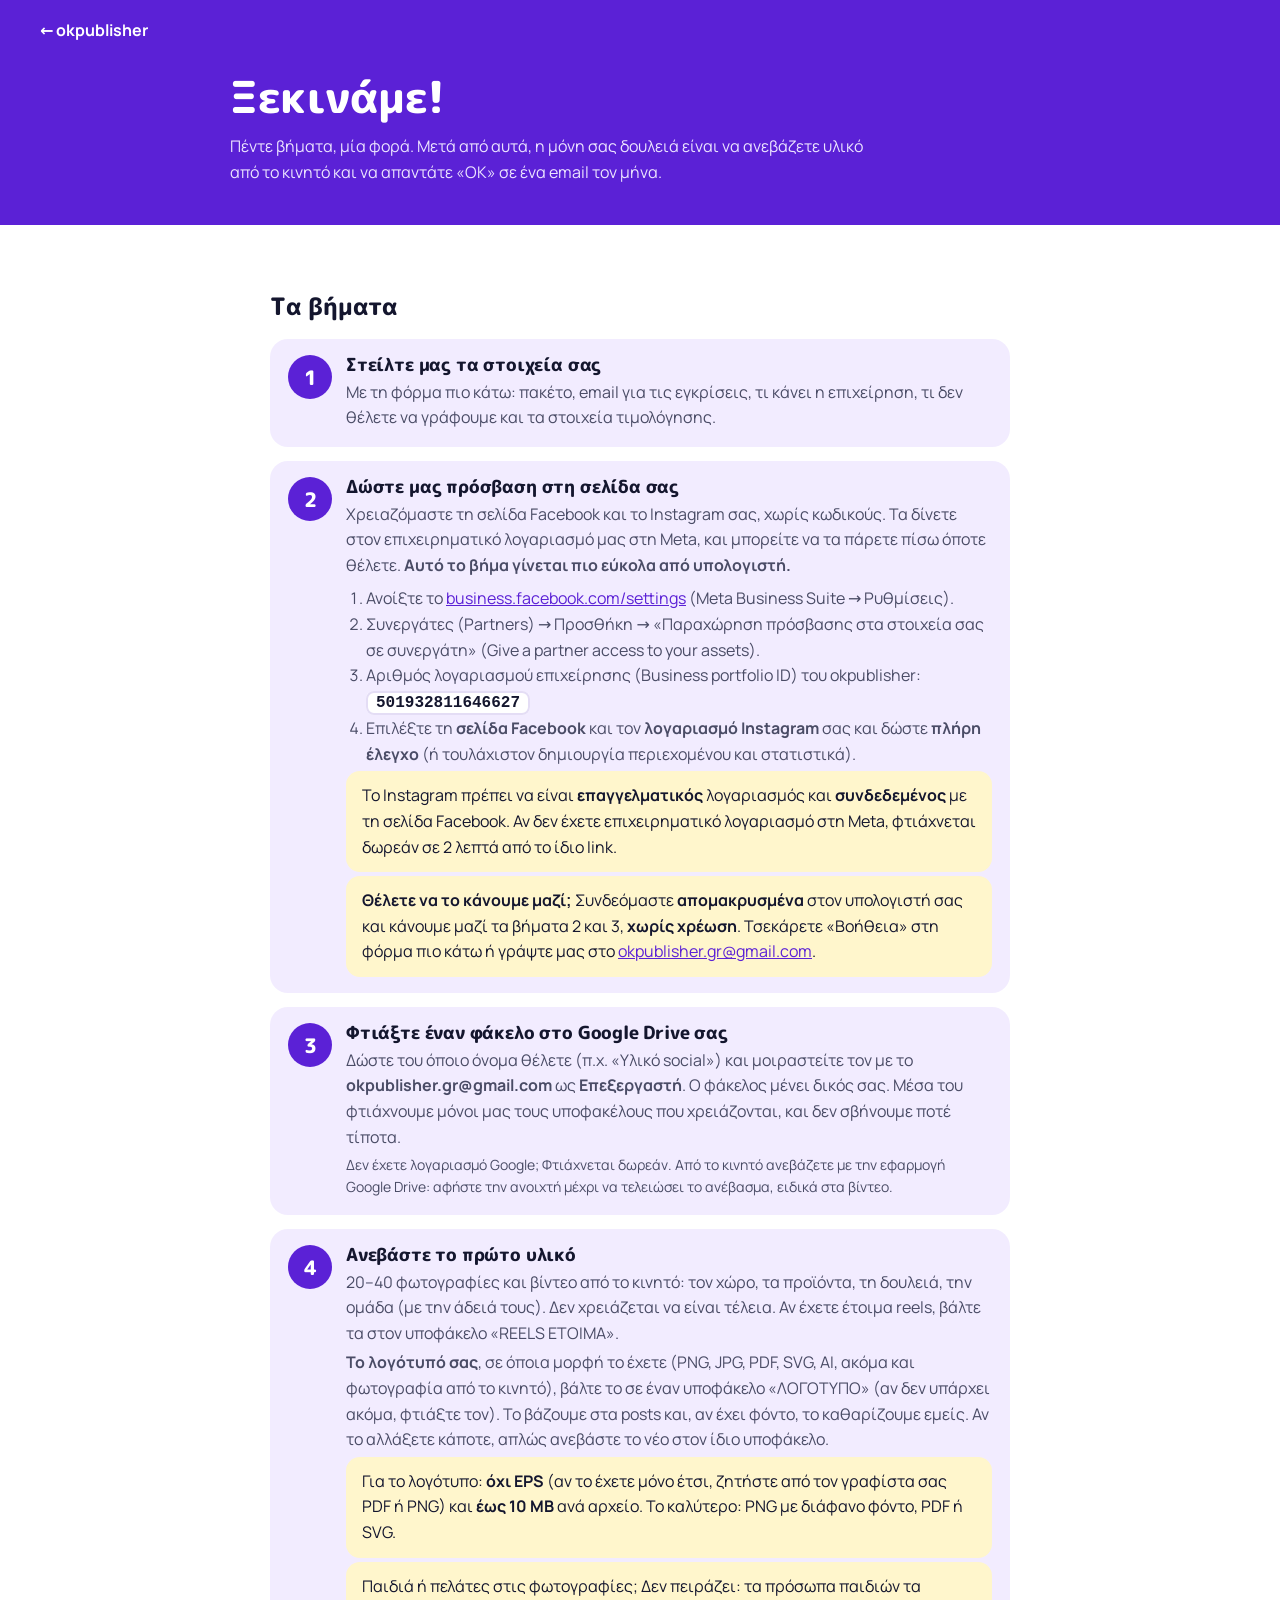
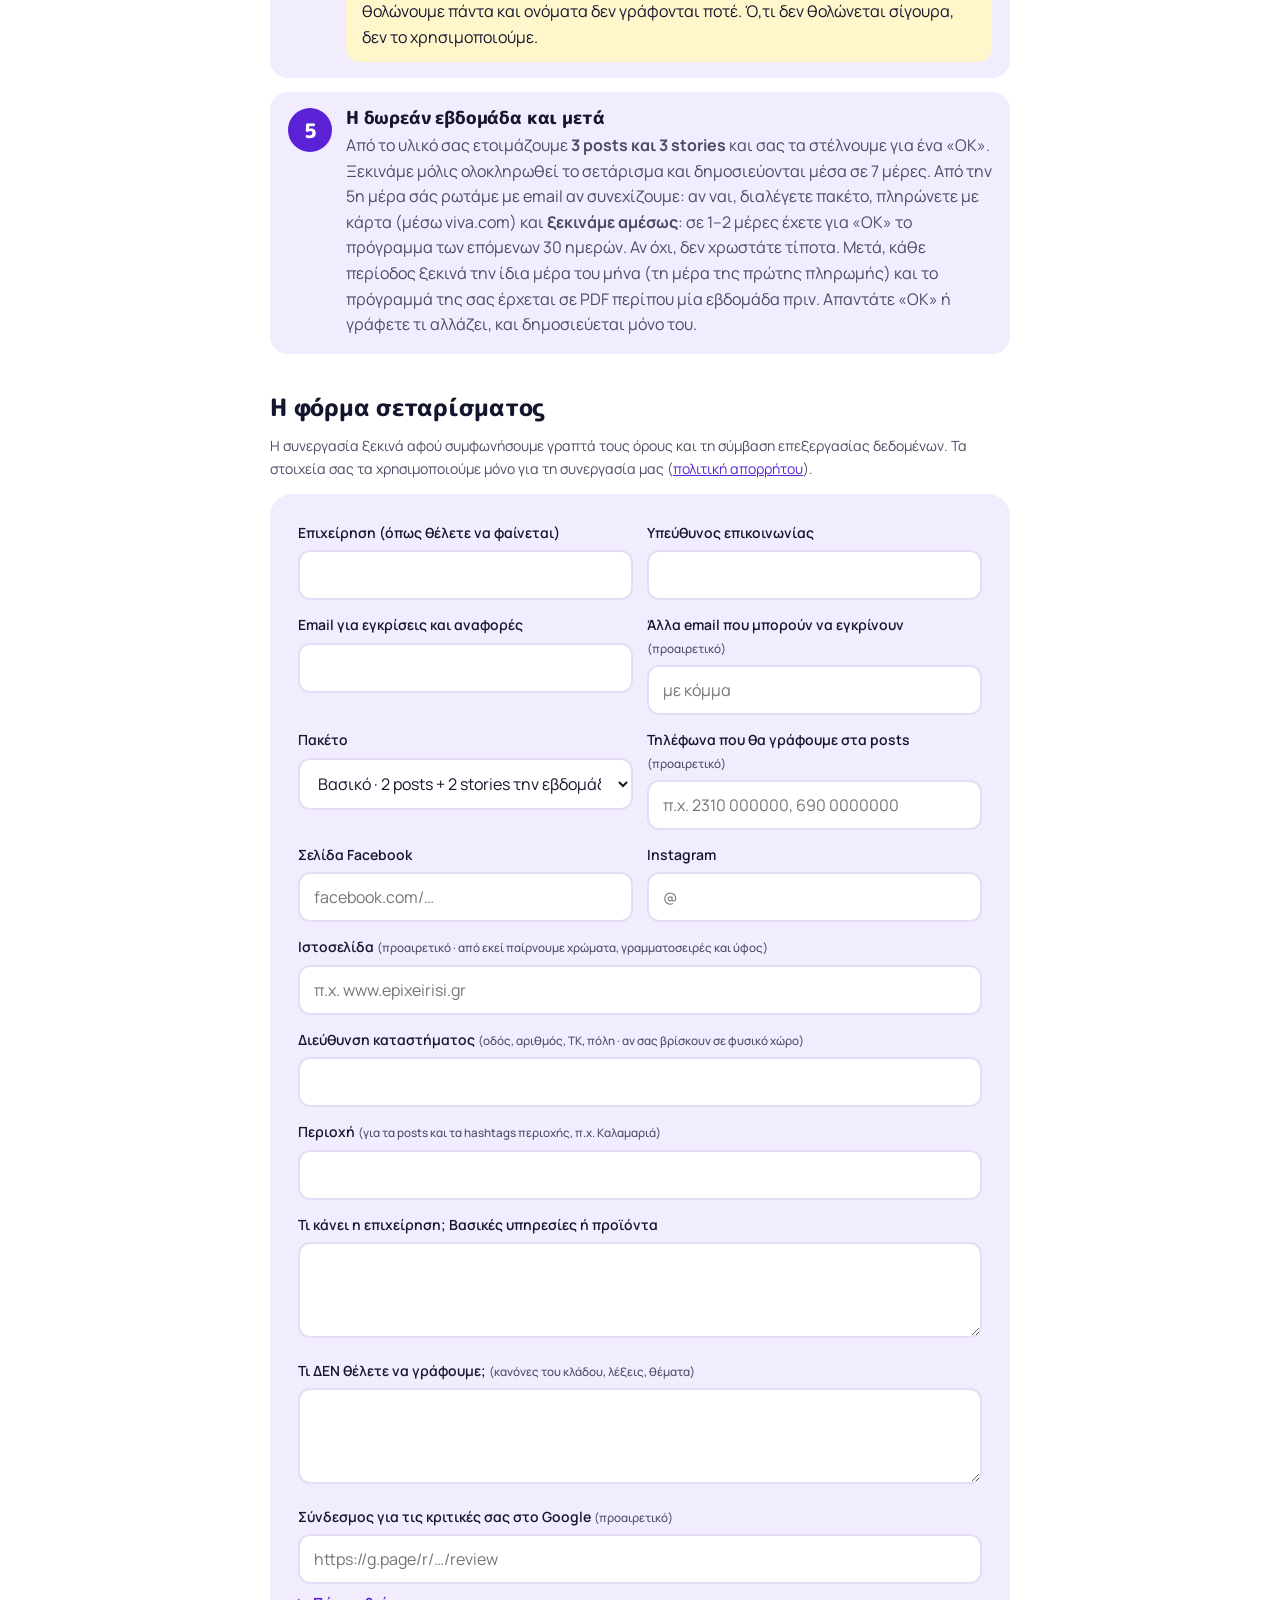
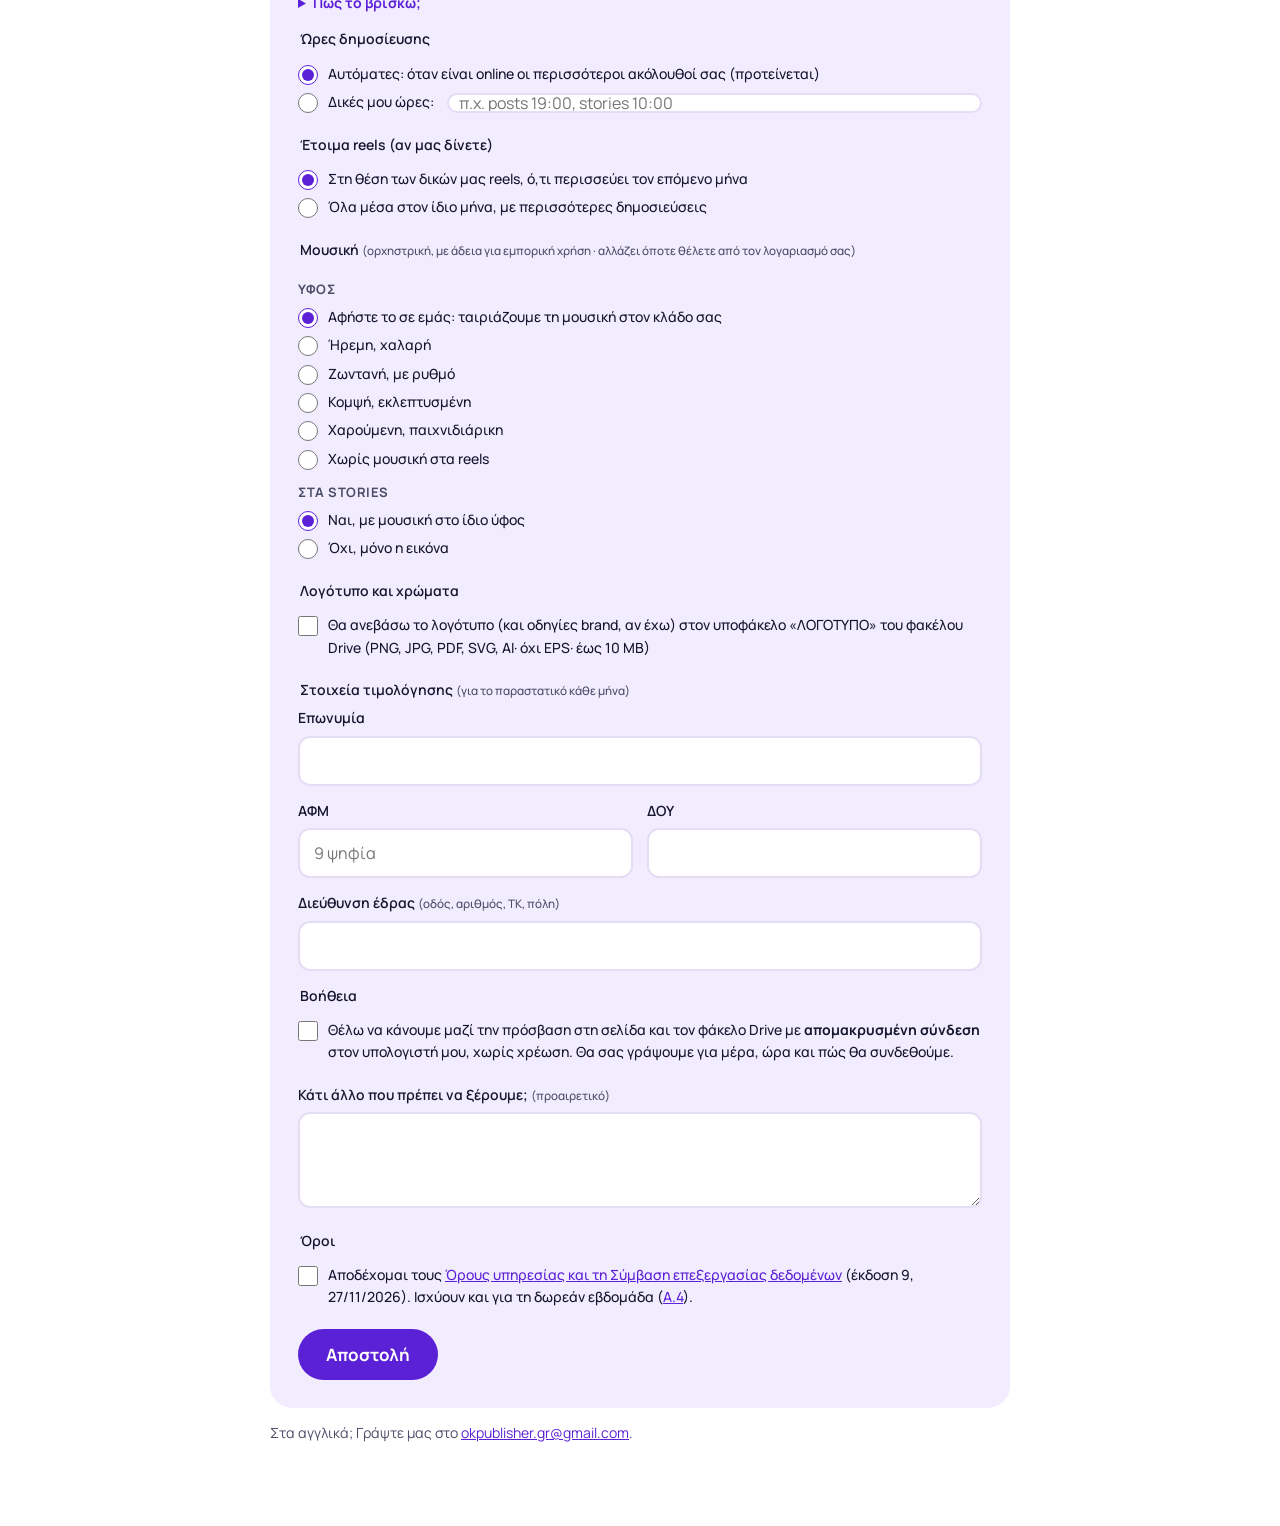
<file: setup.html>
<!doctype html>
<html lang="el">
<head>
<meta charset="utf-8">
<meta name="viewport" content="width=device-width, initial-scale=1">
<title>Ξεκινάμε · okpublisher</title>
<meta name="robots" content="noindex">
<link rel="icon" href="img/favicon.png">
<link rel="stylesheet" href="fonts/fonts.css">
<style>
:root{color-scheme:light;--v:#5B21D6;--ink:#14162E;--mut:#4A4C66;--lav:#F2ECFF;--y:#FFD23F;--line:#E4DDF5}
*{box-sizing:border-box;min-width:0}
body{margin:0;color:var(--ink);font:16px/1.6 Manrope,system-ui,sans-serif;background:#fff}
header{background:var(--v);color:#fff;padding:18px clamp(16px,4vw,40px)}
header a{color:#fff;text-decoration:none;font-weight:700}
.hero{background:var(--v);color:#fff;padding:10px clamp(16px,4vw,40px) 40px}
.hero .in,main{max-width:820px;margin:0 auto}
main{padding:28px clamp(16px,4vw,40px) 70px}
h1,h2,h3{font-family:"M PLUS Rounded 1c",Manrope,sans-serif;font-weight:800;line-height:1.15;letter-spacing:-.01em;margin:0}
h1{font-size:clamp(30px,5vw,44px)}
.hero p{color:#ECE4FF;max-width:640px;margin:12px 0 0}
h2{font-size:24px;margin:40px 0 10px}
p,li{color:var(--mut)}
a{color:var(--v)}
.steps{list-style:none;padding:0;margin:18px 0 0;display:grid;gap:14px}
.steps>li{display:grid;grid-template-columns:44px 1fr;gap:14px;background:var(--lav);border-radius:18px;padding:16px 18px;color:var(--ink)}
.steps b.n{width:44px;height:44px;border-radius:50%;background:var(--v);color:#fff;font:800 20px/44px "M PLUS Rounded 1c",sans-serif;text-align:center}
.steps h3{font-size:18px;margin-bottom:4px}
.steps p{margin:4px 0 0}
ol.sub{margin:8px 0 0;padding-left:20px}
ol.sub li{color:var(--mut)}
code,.id{font-family:ui-monospace,Menlo,monospace;background:#fff;border:2px solid var(--line);border-radius:8px;padding:1px 8px;color:var(--ink);font-weight:700;white-space:nowrap}
.note{background:#FFF6CC;border-radius:14px;padding:12px 16px;color:var(--ink);margin-top:14px}
form{background:var(--lav);border-radius:22px;padding:clamp(16px,3vw,28px);display:grid;grid-template-columns:repeat(2,minmax(0,1fr));gap:14px;margin-top:14px}
form .w{grid-column:1/-1}
@media(max-width:600px){form{grid-template-columns:1fr}}
label{display:block;font-weight:600;font-size:14px;margin-bottom:6px;color:var(--ink)}
label small{font-weight:500;color:var(--mut)}
input,select,textarea{width:100%;font:16px Manrope,sans-serif;padding:12px 14px;border:2px solid var(--line);border-radius:12px;background:#fff;color:var(--ink);min-height:48px}
textarea{min-height:96px;resize:vertical}
fieldset{border:0;padding:0;margin:0}
legend{font-weight:600;font-size:14px;margin-bottom:6px}
.opt{display:flex;gap:10px;align-items:flex-start;font-weight:500;margin:6px 0}
.opt input{width:20px;height:20px;min-height:0;margin:2px 0 0;flex:none;accent-color:var(--v)}
.hp{position:absolute;left:-9999px}
button{font:700 17px Manrope,sans-serif;background:var(--v);color:#fff;border:0;border-radius:999px;padding:14px 28px;cursor:pointer}
#msg{font-weight:600;margin-left:10px}
.fine{font-size:14px}
.bill{display:grid;grid-template-columns:repeat(2,minmax(0,1fr));gap:14px}
.bill .w{grid-column:1/-1}
@media(max-width:600px){.bill{grid-template-columns:1fr}}
legend small{font-weight:500;color:var(--mut)}
.how summary{cursor:pointer;color:var(--v);font-weight:700;font-size:14px;margin-top:8px;width:max-content}
.how>div{background:#fff;border:2px solid var(--line);border-radius:12px;padding:10px 14px;margin-top:8px;font-size:14px;color:var(--ink)}
.how p{margin:4px 0}.how ol{margin:6px 0;padding-left:20px}.how li{margin:4px 0}
.msub{font-weight:700;font-size:13px;color:var(--mut);text-transform:uppercase;letter-spacing:.04em;margin:12px 0 2px}
</style>
</head>
<body>
<header><a href="./">← okpublisher</a></header>
<div class="hero"><div class="in">
  <h1>Ξεκινάμε!</h1>
  <p>Πέντε βήματα, μία φορά. Μετά από αυτά, η μόνη σας δουλειά είναι να ανεβάζετε υλικό από το κινητό και να απαντάτε «ΟΚ» σε ένα email τον μήνα.</p>
</div></div>
<main>

<h2>Τα βήματα</h2>
<ol class="steps">
  <li><b class="n">1</b><div><h3>Στείλτε μας τα στοιχεία σας</h3><p>Με τη φόρμα πιο κάτω: πακέτο, email για τις εγκρίσεις, τι κάνει η επιχείρηση, τι δεν θέλετε να γράφουμε και τα στοιχεία τιμολόγησης.</p></div></li>
  <li><b class="n">2</b><div><h3>Δώστε μας πρόσβαση στη σελίδα σας</h3>
    <p>Χρειαζόμαστε τη σελίδα Facebook και το Instagram σας, χωρίς κωδικούς. Τα δίνετε στον επιχειρηματικό λογαριασμό μας στη Meta, και μπορείτε να τα πάρετε πίσω όποτε θέλετε. <b>Αυτό το βήμα γίνεται πιο εύκολα από υπολογιστή.</b></p>
    <ol class="sub">
      <li>Ανοίξτε το <a href="https://business.facebook.com/settings">business.facebook.com/settings</a> (Meta Business Suite → Ρυθμίσεις).</li>
      <li>Συνεργάτες (Partners) → Προσθήκη → «Παραχώρηση πρόσβασης στα στοιχεία σας σε συνεργάτη» (Give a partner access to your assets).</li>
      <li>Αριθμός λογαριασμού επιχείρησης (Business portfolio ID) του okpublisher: <span class="id">501932811646627</span></li>
      <li>Επιλέξτε τη <b>σελίδα Facebook</b> και τον <b>λογαριασμό Instagram</b> σας και δώστε <b>πλήρη έλεγχο</b> (ή τουλάχιστον δημιουργία περιεχομένου και στατιστικά).</li>
    </ol>
    <p class="note">Το Instagram πρέπει να είναι <b>επαγγελματικός</b> λογαριασμός και <b>συνδεδεμένος</b> με τη σελίδα Facebook. Αν δεν έχετε επιχειρηματικό λογαριασμό στη Meta, φτιάχνεται δωρεάν σε 2 λεπτά από το ίδιο link.</p>
    <p class="note"><b>Θέλετε να το κάνουμε μαζί;</b> Συνδεόμαστε <b>απομακρυσμένα</b> στον υπολογιστή σας και κάνουμε μαζί τα βήματα 2 και 3, <b>χωρίς χρέωση</b>. Τσεκάρετε «Βοήθεια» στη φόρμα πιο κάτω ή γράψτε μας στο <a href="mailto:okpublisher.gr@gmail.com">okpublisher.gr@gmail.com</a>.</p></div></li>
  <li><b class="n">3</b><div><h3>Φτιάξτε έναν φάκελο στο Google Drive σας</h3>
    <p>Δώστε του όποιο όνομα θέλετε (π.χ. «Υλικό social») και μοιραστείτε τον με το <b>okpublisher.gr@gmail.com</b> ως <b>Επεξεργαστή</b>. Ο φάκελος μένει δικός σας. Μέσα του φτιάχνουμε μόνοι μας τους υποφακέλους που χρειάζονται, και δεν σβήνουμε ποτέ τίποτα.</p>
    <p class="fine">Δεν έχετε λογαριασμό Google; Φτιάχνεται δωρεάν. Από το κινητό ανεβάζετε με την εφαρμογή Google Drive: αφήστε την ανοιχτή μέχρι να τελειώσει το ανέβασμα, ειδικά στα βίντεο.</p></div></li>
  <li><b class="n">4</b><div><h3>Ανεβάστε το πρώτο υλικό</h3>
    <p>20–40 φωτογραφίες και βίντεο από το κινητό: τον χώρο, τα προϊόντα, τη δουλειά, την ομάδα (με την άδειά τους). Δεν χρειάζεται να είναι τέλεια. Αν έχετε έτοιμα reels, βάλτε τα στον υποφάκελο «REELS ΕΤΟΙΜΑ».</p>
    <p><b>Το λογότυπό σας</b>, σε όποια μορφή το έχετε (PNG, JPG, PDF, SVG, AI, ακόμα και φωτογραφία από το κινητό), βάλτε το σε έναν υποφάκελο «ΛΟΓΟΤΥΠΟ» (αν δεν υπάρχει ακόμα, φτιάξτε τον). Το βάζουμε στα posts και, αν έχει φόντο, το καθαρίζουμε εμείς. Αν το αλλάξετε κάποτε, απλώς ανεβάστε το νέο στον ίδιο υποφάκελο.</p>
    <p class="note">Για το λογότυπο: <b>όχι EPS</b> (αν το έχετε μόνο έτσι, ζητήστε από τον γραφίστα σας PDF ή PNG) και <b>έως 10 MB</b> ανά αρχείο. Το καλύτερο: PNG με διάφανο φόντο, PDF ή SVG.</p>
    <p class="note">Παιδιά ή πελάτες στις φωτογραφίες; Δεν πειράζει: τα πρόσωπα παιδιών τα θολώνουμε πάντα και ονόματα δεν γράφονται ποτέ. Ό,τι δεν θολώνεται σίγουρα, δεν το χρησιμοποιούμε.</p></div></li>
  <li><b class="n">5</b><div><h3>Η δωρεάν εβδομάδα και μετά</h3><p>Από το υλικό σας ετοιμάζουμε <b>3 posts και 3 stories</b> και σας τα στέλνουμε για ένα «ΟΚ». Ξεκινάμε μόλις ολοκληρωθεί το σετάρισμα και δημοσιεύονται μέσα σε 7 μέρες. Από την 5η μέρα σάς ρωτάμε με email αν συνεχίζουμε: αν ναι, διαλέγετε πακέτο, πληρώνετε με κάρτα (μέσω viva.com) και <b>ξεκινάμε αμέσως</b>: σε 1–2 μέρες έχετε για «ΟΚ» το πρόγραμμα των επόμενων 30 ημερών. Αν όχι, δεν χρωστάτε τίποτα. Μετά, κάθε περίοδος ξεκινά την ίδια μέρα του μήνα (τη μέρα της πρώτης πληρωμής) και το πρόγραμμά της σας έρχεται σε PDF περίπου μία εβδομάδα πριν. Απαντάτε «ΟΚ» ή γράφετε τι αλλάζει, και δημοσιεύεται μόνο του.</p></div></li>
</ol>

<h2 id="form">Η φόρμα σεταρίσματος</h2>
<p class="fine">Η συνεργασία ξεκινά αφού συμφωνήσουμε γραπτά τους όρους και τη σύμβαση επεξεργασίας δεδομένων. Τα στοιχεία σας τα χρησιμοποιούμε μόνο για τη συνεργασία μας (<a href="privacy.html">πολιτική απορρήτου</a>).</p>
<p class="note" id="pre" hidden>Συμπληρώσαμε ό,τι μας είχατε ήδη στείλει. Ελέγξτε τα και συμπληρώστε τα υπόλοιπα.</p>
<form id="f" novalidate>
  <div><label for="s-biz">Επιχείρηση (όπως θέλετε να φαίνεται)</label><input id="s-biz" name="business" required autocomplete="organization"></div>
  <div><label for="s-name">Υπεύθυνος επικοινωνίας</label><input id="s-name" name="name" required autocomplete="name"></div>
  <div><label for="s-email">Email για εγκρίσεις και αναφορές</label><input id="s-email" name="email" type="email" required autocomplete="email"></div>
  <div><label for="s-appr">Άλλα email που μπορούν να εγκρίνουν <small>(προαιρετικό)</small></label><input id="s-appr" name="approvers" placeholder="με κόμμα"></div>
  <div><label for="s-plan">Πακέτο</label><select id="s-plan" name="plan"><option>Βασικό · 2 posts + 2 stories την εβδομάδα · €150</option><option>Μεσαίο · 4 posts + 4 stories την εβδομάδα · €250</option><option>Καθημερινό · 7 posts + 7 stories την εβδομάδα · €400</option></select></div>
  <div><label for="s-phone">Τηλέφωνα που θα γράφουμε στα posts <small>(προαιρετικό)</small></label><input id="s-phone" name="phones" type="tel" placeholder="π.χ. 2310 000000, 690 0000000"></div>
  <div><label for="s-fb">Σελίδα Facebook</label><input id="s-fb" name="facebook" placeholder="facebook.com/…"></div>
  <div><label for="s-ig">Instagram</label><input id="s-ig" name="instagram" placeholder="@"></div>
  <div class="w"><label for="s-web">Ιστοσελίδα <small>(προαιρετικό · από εκεί παίρνουμε χρώματα, γραμματοσειρές και ύφος)</small></label><input id="s-web" name="site_url" inputmode="url" autocomplete="url" placeholder="π.χ. www.epixeirisi.gr"></div>
  <div class="w"><label for="s-shop">Διεύθυνση καταστήματος <small>(οδός, αριθμός, ΤΚ, πόλη · αν σας βρίσκουν σε φυσικό χώρο)</small></label><input id="s-shop" name="shop_address" autocomplete="street-address"></div>
  <div class="w"><label for="s-addr">Περιοχή <small>(για τα posts και τα hashtags περιοχής, π.χ. Καλαμαριά)</small></label><input id="s-addr" name="address"></div>
  <div class="w"><label for="s-about">Τι κάνει η επιχείρηση; Βασικές υπηρεσίες ή προϊόντα</label><textarea id="s-about" name="about" required></textarea></div>
  <div class="w"><label for="s-rules">Τι ΔΕΝ θέλετε να γράφουμε; <small>(κανόνες του κλάδου, λέξεις, θέματα)</small></label><textarea id="s-rules" name="rules"></textarea></div>
  <div class="w"><label for="s-rev">Σύνδεσμος για τις κριτικές σας στο Google <small>(προαιρετικό)</small></label><input id="s-rev" name="reviews" placeholder="https://g.page/r/…/review">
    <details class="how"><summary>Πώς το βρίσκω;</summary><div><p>Είναι ο σύνδεσμος που ανοίγει κατευθείαν τη φόρμα κριτικής της επιχείρησής σας. Μοιάζει με <b>https://g.page/r/…/review</b>. Χρειάζεστε τον λογαριασμό Google που διαχειρίζεται την επιχείρηση στο Google.</p><ol><li><b>Υπολογιστής:</b> συνδεθείτε με αυτόν τον λογαριασμό, ψάξτε στο Google το όνομα της επιχείρησής σας και πατήστε «Ζητήστε κριτικές». Αντιγράψτε τον σύνδεσμο.</li><li><b>Κινητό (Χάρτες Google):</b> με τον ίδιο λογαριασμό, πατήστε τη φωτογραφία σας πάνω δεξιά → «Τα προφίλ επιχείρησής σας» → η επιχείρηση → «Λάβετε περισσότερες κριτικές» (στις Κριτικές ή στους Πελάτες) → αντιγραφή.</li></ol><p>Όχι το «Κοινοποίηση» των Χαρτών: ανοίγει το προφίλ, όχι τη φόρμα κριτικής. Αν δεν τα καταφέρετε, αφήστε το κενό: το προσθέτετε όποτε θέλετε από τον λογαριασμό σας.</p></div></details></div>
  <fieldset class="w"><legend>Ώρες δημοσίευσης</legend>
    <label class="opt"><input type="radio" name="times" value="αυτόματες" checked> Αυτόματες: όταν είναι online οι περισσότεροι ακόλουθοί σας (προτείνεται)</label>
    <label class="opt"><input type="radio" name="times" value="δικές μου"> Δικές μου ώρες:&nbsp;<input name="times_custom" style="min-height:0;padding:6px 10px;width:auto;flex:1" placeholder="π.χ. posts 19:00, stories 10:00"></label>
  </fieldset>
  <fieldset class="w"><legend>Έτοιμα reels (αν μας δίνετε)</legend>
    <label class="opt"><input type="radio" name="reels" value="στις θέσεις των reels" checked> Στη θέση των δικών μας reels, ό,τι περισσεύει τον επόμενο μήνα</label>
    <label class="opt"><input type="radio" name="reels" value="όλα μέσα στον μήνα"> Όλα μέσα στον ίδιο μήνα, με περισσότερες δημοσιεύσεις</label>
  </fieldset>
  <fieldset class="w"><legend>Μουσική <small>(ορχηστρική, με άδεια για εμπορική χρήση · αλλάζει όποτε θέλετε από τον λογαριασμό σας)</small></legend>
    <div class="msub">Ύφος</div>
    <label class="opt"><input type="radio" name="music" value="αφήστε το σε εμάς" checked> Αφήστε το σε εμάς: ταιριάζουμε τη μουσική στον κλάδο σας</label>
    <label class="opt"><input type="radio" name="music" value="Ήρεμη"> Ήρεμη, χαλαρή</label>
    <label class="opt"><input type="radio" name="music" value="Ζωντανή"> Ζωντανή, με ρυθμό</label>
    <label class="opt"><input type="radio" name="music" value="Κομψή"> Κομψή, εκλεπτυσμένη</label>
    <label class="opt"><input type="radio" name="music" value="Χαρούμενη"> Χαρούμενη, παιχνιδιάρικη</label>
    <label class="opt"><input type="radio" name="music" value="Χωρίς μουσική"> Χωρίς μουσική στα reels</label>
    <div class="msub">Στα stories</div>
    <label class="opt"><input type="radio" name="music_stories" value="Ναι" checked> Ναι, με μουσική στο ίδιο ύφος</label>
    <label class="opt"><input type="radio" name="music_stories" value="Όχι"> Όχι, μόνο η εικόνα</label>
  </fieldset>

  <fieldset class="w"><legend>Λογότυπο και χρώματα</legend>
    <label class="opt"><input type="checkbox" name="logo" value="ναι"> Θα ανεβάσω το λογότυπο (και οδηγίες brand, αν έχω) στον υποφάκελο «ΛΟΓΟΤΥΠΟ» του φακέλου Drive (PNG, JPG, PDF, SVG, AI· όχι EPS· έως 10 MB)</label>
  </fieldset>
  <fieldset class="w"><legend>Στοιχεία τιμολόγησης <small>(για το παραστατικό κάθε μήνα)</small></legend>
    <div class="bill">
      <div class="w"><label for="s-bname">Επωνυμία</label><input id="s-bname" name="bill_name" required autocomplete="organization"></div>
      <div><label for="s-afm">ΑΦΜ</label><input id="s-afm" name="bill_afm" required inputmode="numeric" maxlength="20" placeholder="9 ψηφία"></div>
      <div><label for="s-doy">ΔΟΥ</label><input id="s-doy" name="bill_doy" required></div>
      <div class="w"><label for="s-baddr">Διεύθυνση έδρας <small>(οδός, αριθμός, ΤΚ, πόλη)</small></label><input id="s-baddr" name="bill_address" required autocomplete="street-address"></div>
    </div>
  </fieldset>
  <fieldset class="w"><legend>Βοήθεια</legend>
    <label class="opt"><input type="checkbox" name="help_remote" value="ναι"> <span>Θέλω να κάνουμε μαζί την πρόσβαση στη σελίδα και τον φάκελο Drive με <b>απομακρυσμένη σύνδεση</b> στον υπολογιστή μου, χωρίς χρέωση. Θα σας γράψουμε για μέρα, ώρα και πώς θα συνδεθούμε.</span></label>
  </fieldset>
  <div class="w"><label for="s-msg">Κάτι άλλο που πρέπει να ξέρουμε; <small>(προαιρετικό)</small></label><textarea id="s-msg" name="message"></textarea></div>
  <fieldset class="w"><legend>Όροι</legend>
    <label class="opt"><input type="checkbox" name="terms" value="v9-2026-11-27" required> <span>Αποδέχομαι τους <a href="terms.html" target="_blank" rel="noopener">Όρους υπηρεσίας και τη Σύμβαση επεξεργασίας δεδομένων</a> (έκδοση 9, 27/11/2026). Ισχύουν και για τη δωρεάν εβδομάδα (<a href="terms.html#a4" target="_blank" rel="noopener">Α.4</a>).</span></label>
  </fieldset>
  <input class="hp" name="website" tabindex="-1" autocomplete="off" aria-hidden="true">
  <div class="w"><button type="submit">Αποστολή</button><span id="msg" role="status"></span></div>
</form>
<p class="fine">Στα αγγλικά; Γράψτε μας στο <a href="mailto:okpublisher.gr@gmail.com">okpublisher.gr@gmail.com</a>.</p>
</main>
<script>
{
const FORM_URL = 'https://script.google.com/macros/s/AKfycbzgDYs8OVVCYGqSMgI4MCoZuALfNdv_PgxSuFqnwWF9dD0SBWP2LhTLQF3a0EeIW4BuMg/exec';
const f = document.getElementById('f'), msg = document.getElementById('msg');
// Ελληνικός ΑΦΜ: 9 ψηφία, το τελευταίο είναι ψηφίο ελέγχου.
const afmOk = a => { if (!/^\d{9}$/.test(a) || a === '000000000') return false; let s = 0; for (let i = 0; i < 8; i++) s += +a[i] * 2 ** (8 - i); return (s % 11) % 10 === +a[8]; };
// Κωδικός πωλητή (setup.html?p=…): πάει κρυφά με τη φόρμα, χωρίς πεδίο και χωρίς αποθήκευση στον browser.
const ref = (q => /^[a-z0-9]{4,10}$/.test(q) ? q : '')((new URLSearchParams(location.search).get('p') || '').trim().toLowerCase());
const btn = f.querySelector('button[type="submit"]');
const HELP_TAG = '[Θέλει απομακρυσμένη βοήθεια]';
// Προσυμπληρωμένη φόρμα (σύνδεσμος από το email μας ή από το διαχειριστικό): setup.html#d=<base64url JSON>
// { b: επιχείρηση, n: όνομα, e: email, p: πακέτο, s: Instagram/Facebook }. Ό,τι είναι μετά το # δεν φεύγει ποτέ προς server.
(() => {
  const m = /(?:^|&)d=([A-Za-z0-9_-]{4,4000})(?:&|$)/.exec(location.hash.slice(1));
  if (!m) return;
  let o = null;
  try {
    let s = m[1].replace(/-/g, '+').replace(/_/g, '/');
    while (s.length % 4) s += '=';
    o = JSON.parse(new TextDecoder().decode(Uint8Array.from(atob(s), c => c.charCodeAt(0))));
  } catch (e) { o = null; }
  try { history.replaceState(null, '', location.pathname + location.search); } catch (e) { /* μένει όπως είναι */ }
  if (!o || typeof o !== 'object') return;
  let n = 0;
  const set = (name, v) => { const el = f.elements[name]; v = String(v == null ? '' : v).trim().slice(0, 300); if (el && v && !el.value) { el.value = v; n++; } };
  set('business', o.b); set('name', o.n); set('email', o.e);
  const so = String(o.s || '').trim();
  if (/instagram\.com|^@/i.test(so)) set('instagram', so); else if (/facebook\.com|fb\.com|fb\.me/i.test(so)) set('facebook', so);
  const opt = o.p && Array.from(f.elements.plan.options).find(x => x.text.split(' ')[0] === String(o.p));
  if (opt) { f.elements.plan.value = opt.value; n++; }
  if (n) document.getElementById('pre').hidden = false;
})();
f.addEventListener('submit', async ev => {
  ev.preventDefault();
  if (btn.disabled) return;   // διπλό πάτημα: μία αποστολή
  const d = Object.fromEntries(new FormData(f).entries());
  if (!d.business || !d.name || !/^[^@\s]+@[^@\s]+\.[^@\s]+$/.test(d.email) || !d.about) { msg.textContent = 'Συμπληρώστε επιχείρηση, υπεύθυνο, σωστό email και τι κάνει η επιχείρηση.'; return; }
  const afm = String(d.bill_afm || '').replace(/[\s.\-]/g, '').replace(/^(EL|GR)/i, '');
  if (!d.bill_name || !d.bill_doy || !d.bill_address || !afm) { msg.textContent = 'Συμπληρώστε τα στοιχεία τιμολόγησης: επωνυμία, ΑΦΜ, ΔΟΥ και διεύθυνση.'; return; }
  if (!afmOk(afm)) { msg.textContent = 'Ο ΑΦΜ δεν φαίνεται σωστός (9 ψηφία). Ελέγξτε τον, παρακαλούμε.'; return; }
  d.bill_afm = afm;
  if (!d.terms) { msg.textContent = 'Για να ξεκινήσουμε, χρειάζεται να αποδεχτείτε τους όρους (τετραγωνάκι «Όροι»).'; return; }
  if (d.website) return;
  const help = d.help_remote === 'ναι';
  delete d.help_remote;
  if (help) d.message = (HELP_TAG + ' ' + (d.message || '')).trim();   // ίδιο κείμενο με το Form.gs (καμία νέα στήλη)
  d.type = 'setup'; d.lang = 'el';
  if (ref) d.ref = ref;
  if (d.site_url) {   // ιστοσελίδα: με https:// αν λείπει· αν δεν μοιάζει με διεύθυνση, ζητάμε διόρθωση
    let w = d.site_url.trim().replace(/\s+/g, '');
    if (!/^https?:\/\//i.test(w)) w = 'https://' + w.replace(/^\/+/, '');
    if (!/^https?:\/\/[^\/\s?#]+\.[^\/\s?#]{2,}/i.test(w)) { msg.textContent = 'Η ιστοσελίδα δεν φαίνεται σωστή (π.χ. www.epixeirisi.gr). Διορθώστε τη ή αφήστε την κενή.'; return; }
    d.site_url = w;
  }
  msg.textContent = 'Αποστολή…';
  btn.disabled = true;
  try {
    await fetch(FORM_URL, { method: 'POST', mode: 'no-cors', headers: { 'Content-Type': 'text/plain;charset=utf-8' }, body: JSON.stringify(d) });
    f.reset();
    msg.textContent = help ? 'Ευχαριστούμε! Θα σας γράψουμε για να κανονίσουμε την απομακρυσμένη σύνδεση.' : 'Ευχαριστούμε! Θα σας γράψουμε για τα επόμενα βήματα.';
  } catch (e) { msg.textContent = 'Δεν στάλθηκε: γράψτε μας στο okpublisher.gr@gmail.com.'; }
  finally { btn.disabled = false; }
});
}
</script>
</body>
</html>
</file>
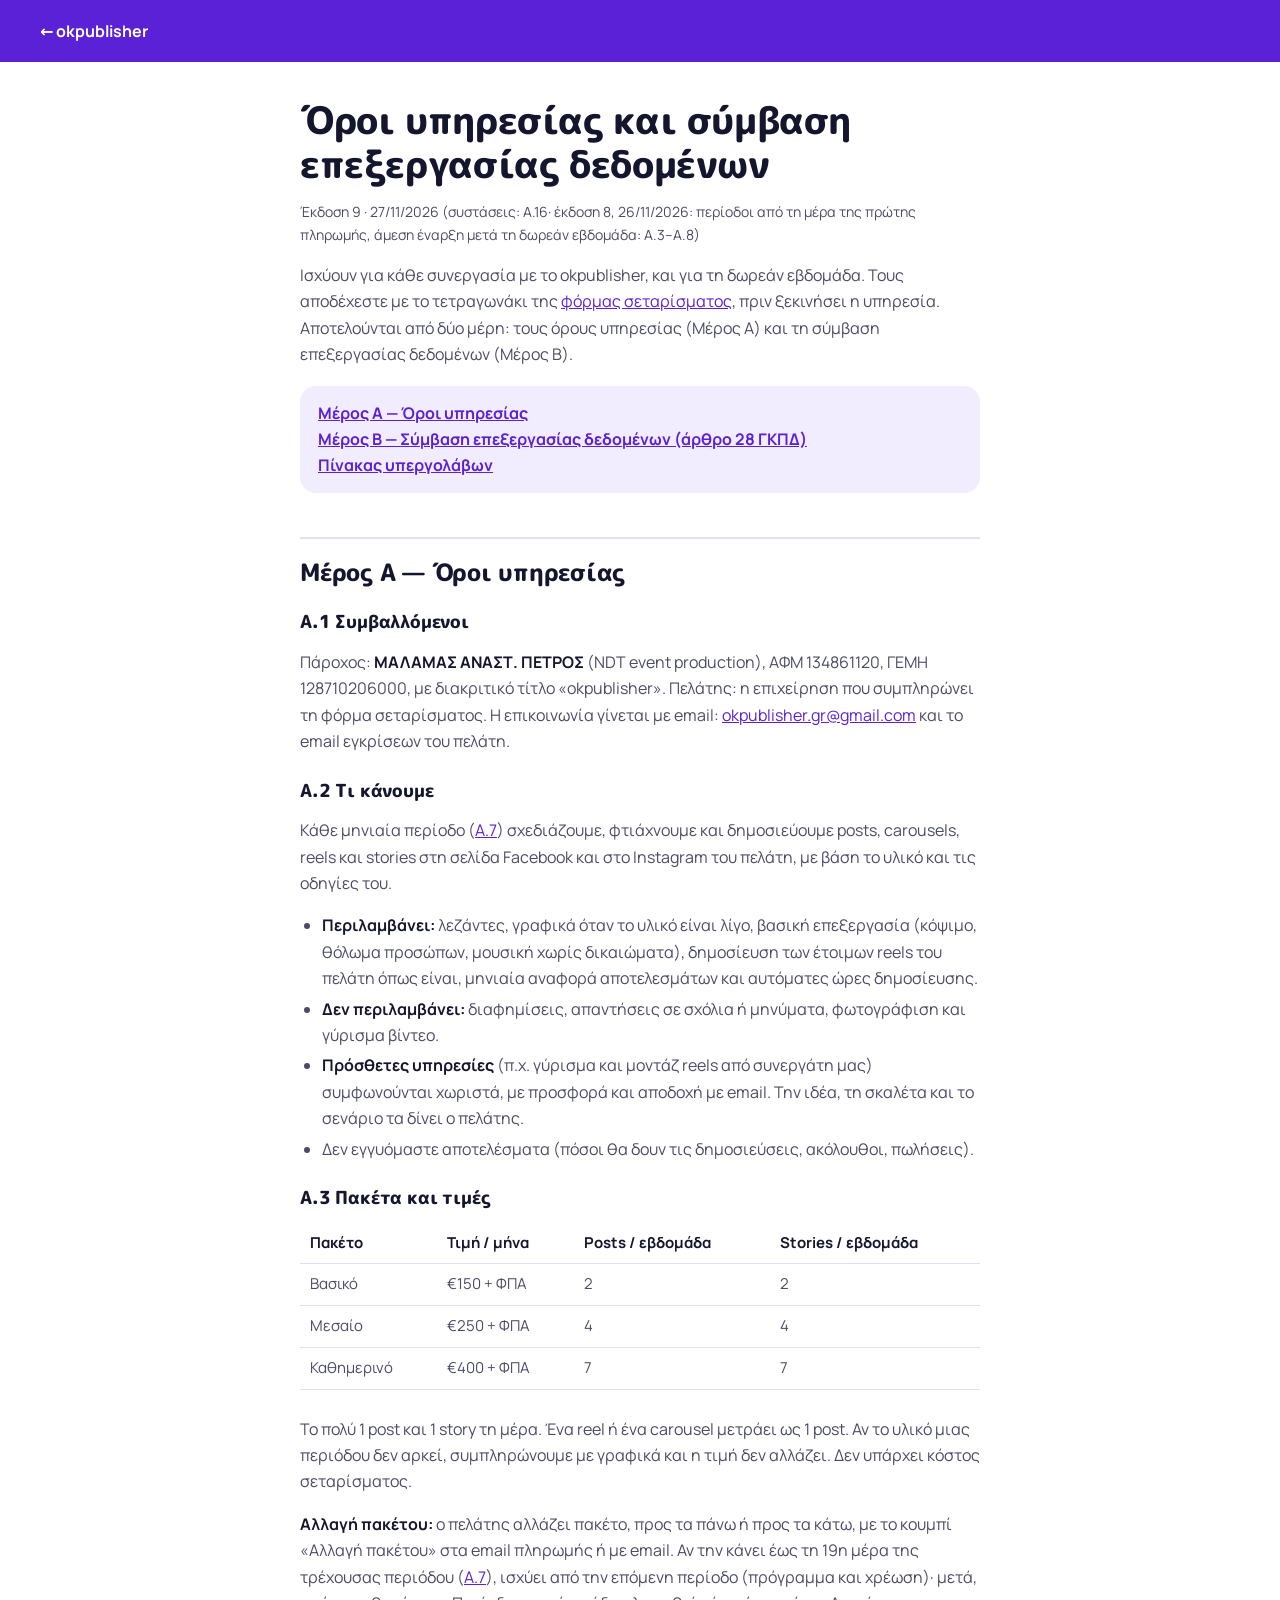
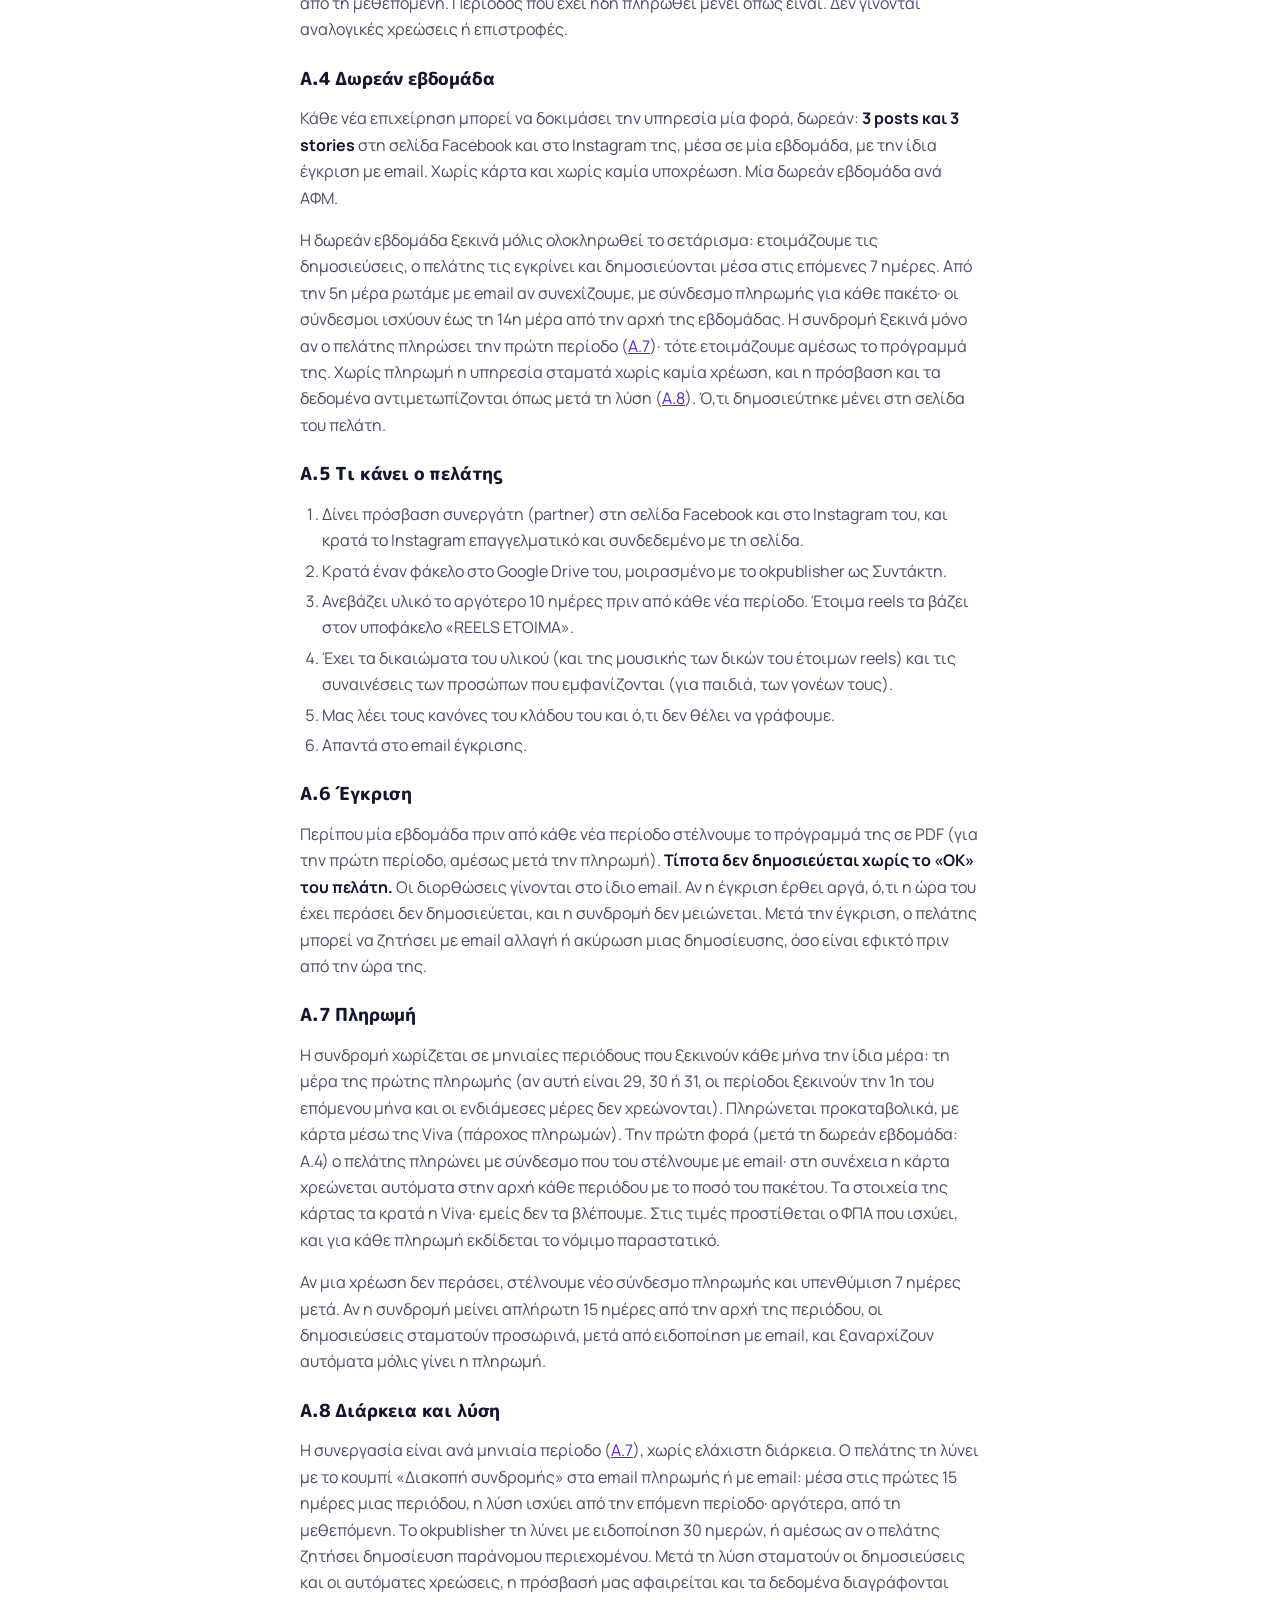
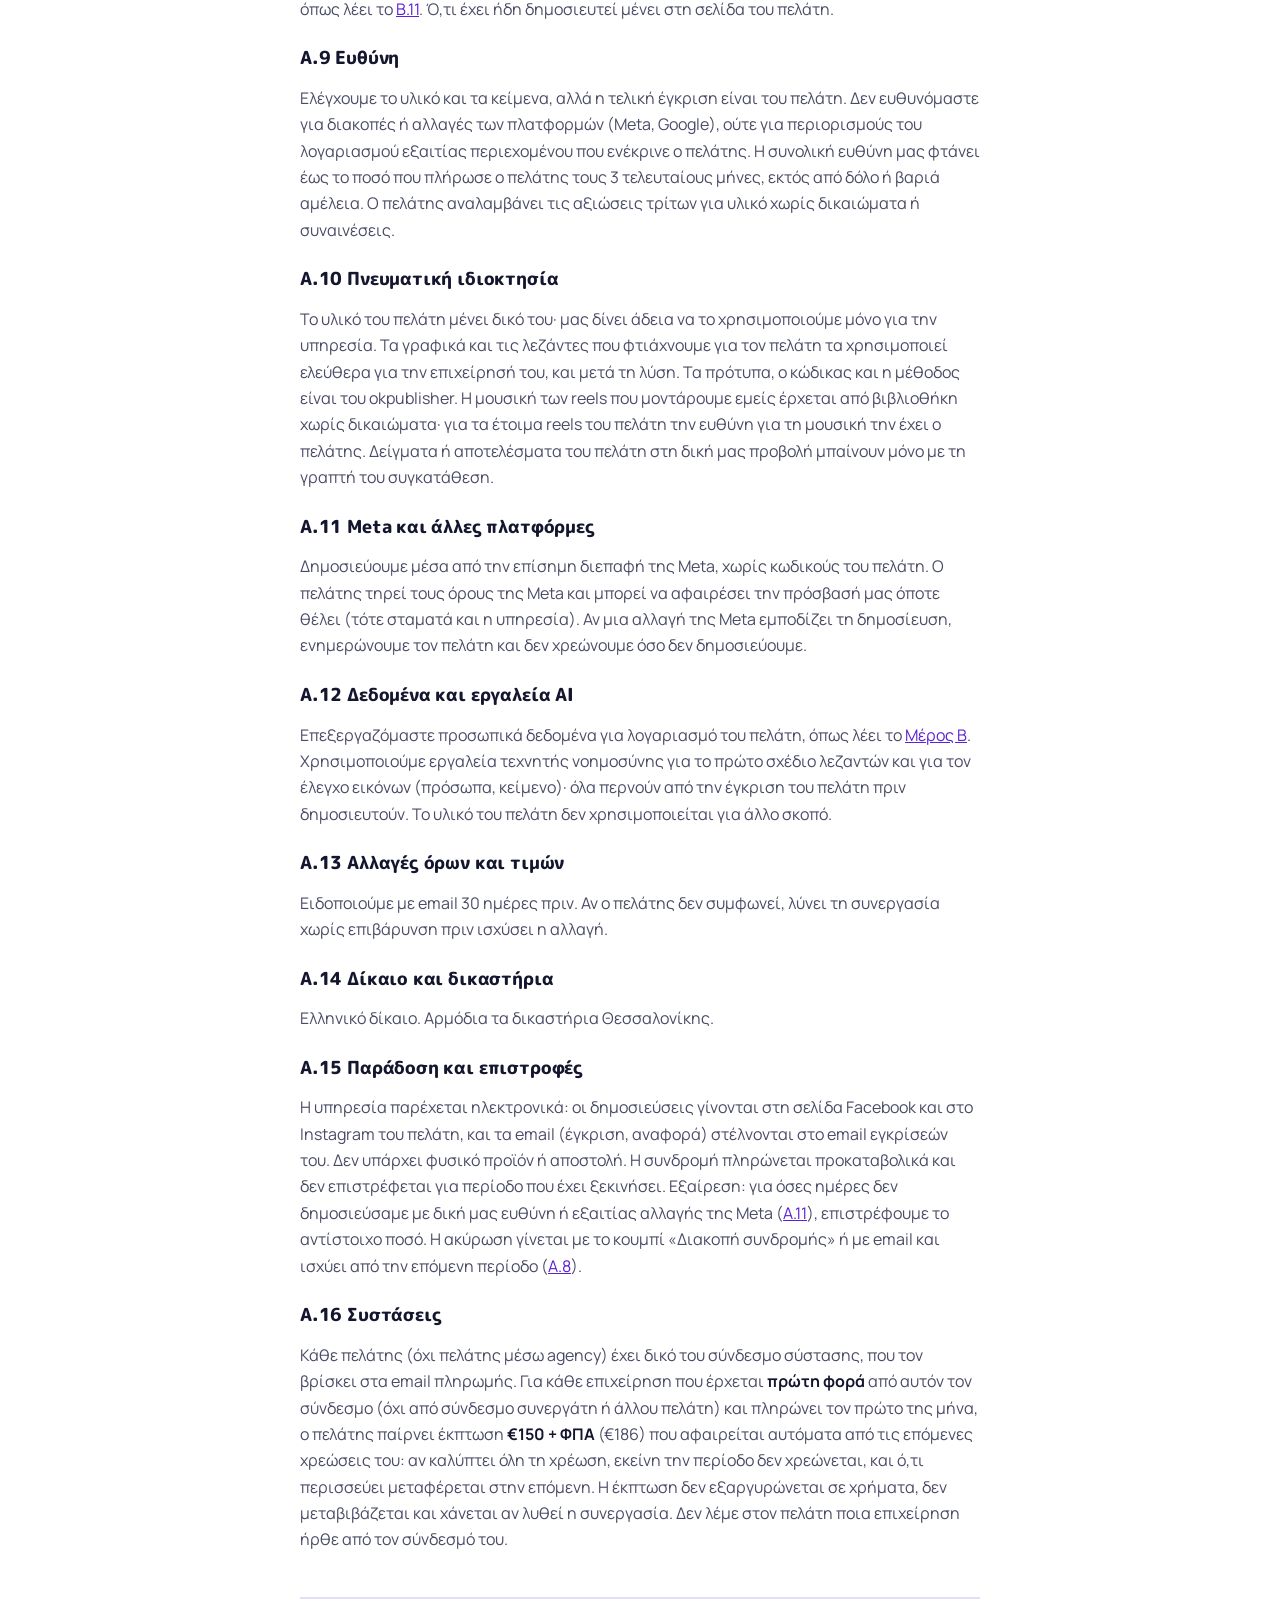
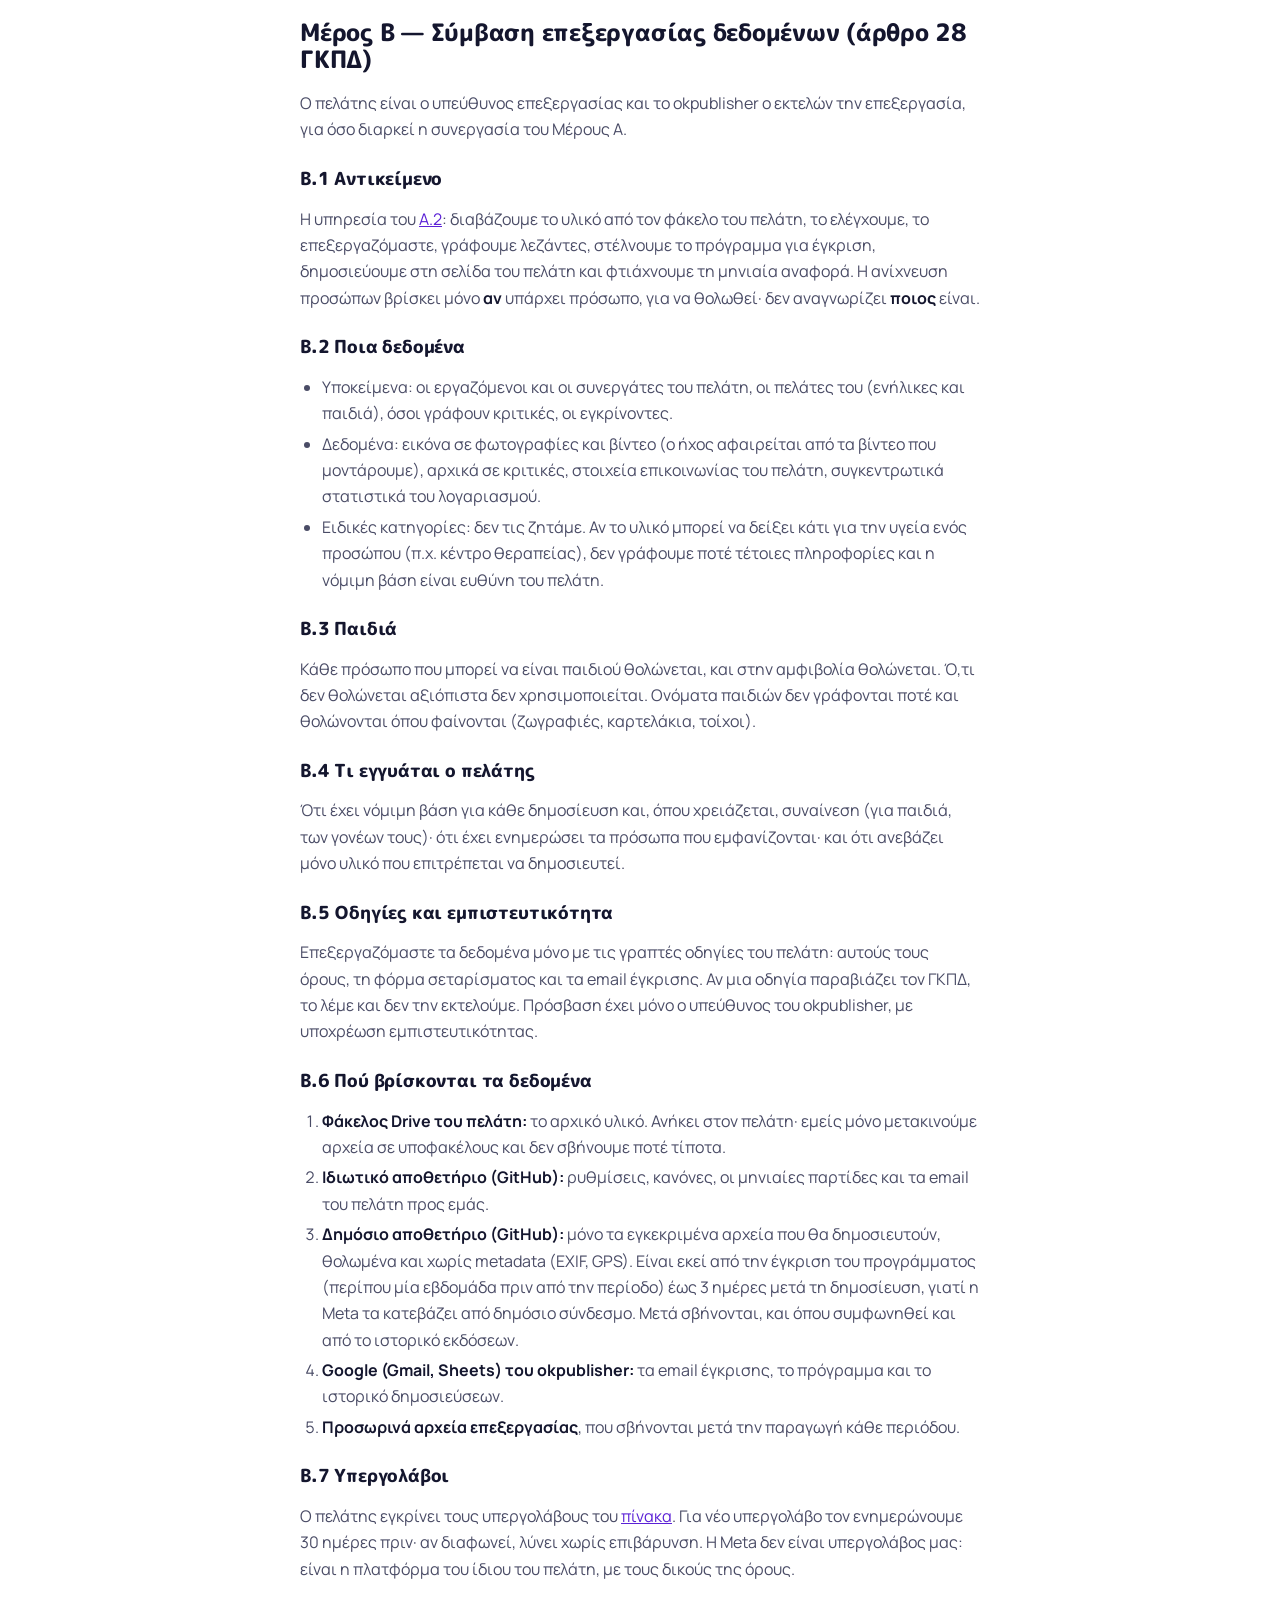
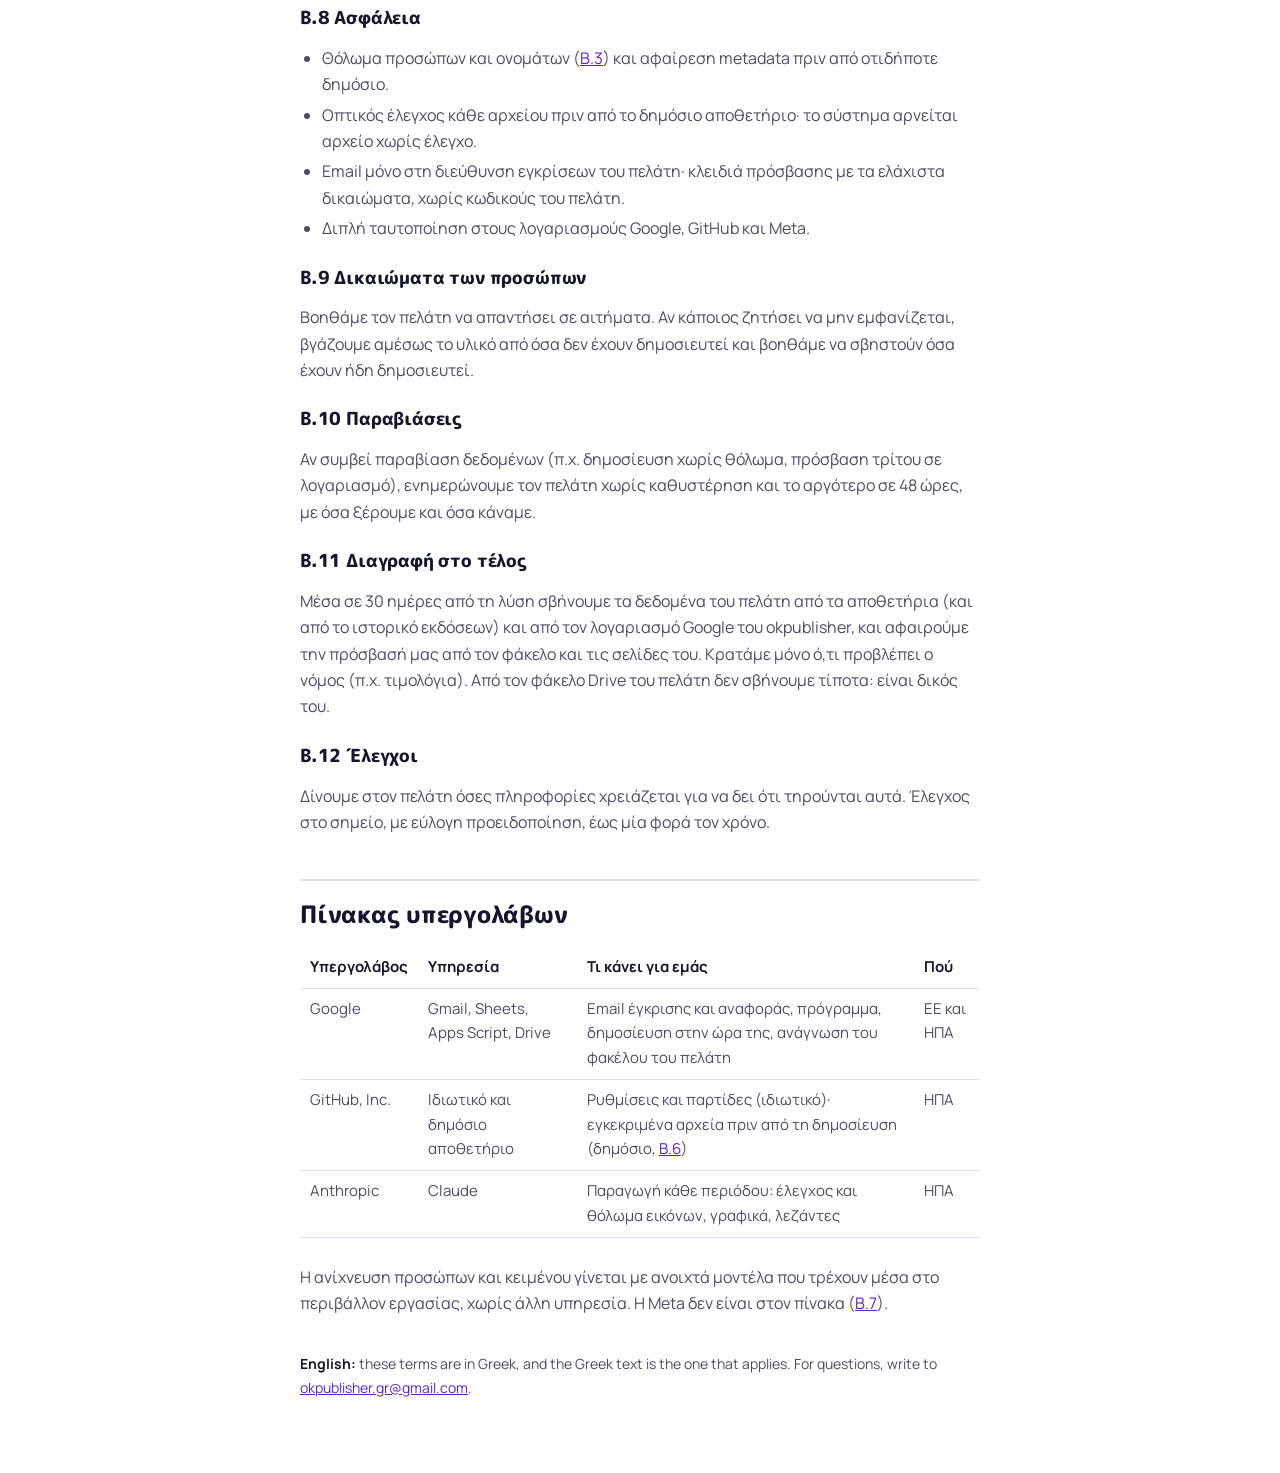
<file: terms.html>
<!doctype html>
<html lang="el">
<head>
<meta charset="utf-8">
<meta name="viewport" content="width=device-width, initial-scale=1">
<title>Όροι υπηρεσίας και σύμβαση επεξεργασίας · okpublisher</title>
<meta name="robots" content="noindex">
<link rel="icon" href="img/favicon.png">
<link rel="stylesheet" href="fonts/fonts.css">
<style>
:root{color-scheme:light;--v:#5B21D6;--ink:#14162E;--mut:#4A4C66;--lav:#F2ECFF;--line:#E4DDF5}
*{box-sizing:border-box}
body{margin:0;color:var(--ink);font:16px/1.65 Manrope,system-ui,sans-serif;background:#fff}
header{background:var(--v);color:#fff;padding:18px clamp(16px,4vw,40px)}
header a{color:#fff;text-decoration:none;font-weight:700}
main{max-width:760px;margin:0 auto;padding:28px clamp(16px,4vw,40px) 60px}
h1,h2,h3{font-family:"M PLUS Rounded 1c",Manrope,sans-serif;font-weight:800;line-height:1.15;letter-spacing:-.01em}
h1{font-size:clamp(28px,5vw,38px);margin:8px 0 4px}
h2{font-size:24px;margin:44px 0 8px;padding-top:20px;border-top:2px solid var(--line)}
h3{font-size:18px;margin:26px 0 4px}
p,li,td{color:var(--mut)}
ul,ol{padding-left:22px}
li{margin:4px 0}
strong{color:var(--ink)}
.upd{font-size:14px}
.toc{background:var(--lav);border-radius:16px;padding:14px 18px;margin-top:18px}
.toc a{font-weight:700}
table{width:100%;border-collapse:collapse;margin:10px 0;font-size:15px}
th,td{text-align:left;padding:8px 10px;border-bottom:1px solid var(--line);vertical-align:top}
th{color:var(--ink);font-weight:700}
.wrap{overflow-x:auto}
a{color:var(--v)}
.en{font-size:14px;margin-top:36px}
</style>
</head>
<body>
<header><a href="./">← okpublisher</a></header>
<main>
<h1>Όροι υπηρεσίας και σύμβαση επεξεργασίας δεδομένων</h1>
<p class="upd">Έκδοση 9 · 27/11/2026 (συστάσεις: Α.16· έκδοση 8, 26/11/2026: περίοδοι από τη μέρα της πρώτης πληρωμής, άμεση έναρξη μετά τη δωρεάν εβδομάδα: Α.3–Α.8)</p>
<p>Ισχύουν για κάθε συνεργασία με το okpublisher, και για τη δωρεάν εβδομάδα. Τους αποδέχεστε με το τετραγωνάκι της <a href="setup.html">φόρμας σεταρίσματος</a>, πριν ξεκινήσει η υπηρεσία. Αποτελούνται από δύο μέρη: τους όρους υπηρεσίας (Μέρος Α) και τη σύμβαση επεξεργασίας δεδομένων (Μέρος Β).</p>
<p class="toc"><a href="#a">Μέρος Α — Όροι υπηρεσίας</a><br><a href="#b">Μέρος Β — Σύμβαση επεξεργασίας δεδομένων (άρθρο 28 ΓΚΠΔ)</a><br><a href="#subs">Πίνακας υπεργολάβων</a></p>

<h2 id="a">Μέρος Α — Όροι υπηρεσίας</h2>

<h3 id="a1">Α.1 Συμβαλλόμενοι</h3>
<p>Πάροχος: <strong>ΜΑΛΑΜΑΣ ΑΝΑΣΤ. ΠΕΤΡΟΣ</strong> (NDT event production), ΑΦΜ 134861120, ΓΕΜΗ 128710206000, με διακριτικό τίτλο «okpublisher». Πελάτης: η επιχείρηση που συμπληρώνει τη φόρμα σεταρίσματος. Η επικοινωνία γίνεται με email: <a href="mailto:okpublisher.gr@gmail.com">okpublisher.gr@gmail.com</a> και το email εγκρίσεων του πελάτη.</p>

<h3 id="a2">Α.2 Τι κάνουμε</h3>
<p>Κάθε μηνιαία περίοδο (<a href="#a7">Α.7</a>) σχεδιάζουμε, φτιάχνουμε και δημοσιεύουμε posts, carousels, reels και stories στη σελίδα Facebook και στο Instagram του πελάτη, με βάση το υλικό και τις οδηγίες του.</p>
<ul>
<li><strong>Περιλαμβάνει:</strong> λεζάντες, γραφικά όταν το υλικό είναι λίγο, βασική επεξεργασία (κόψιμο, θόλωμα προσώπων, μουσική χωρίς δικαιώματα), δημοσίευση των έτοιμων reels του πελάτη όπως είναι, μηνιαία αναφορά αποτελεσμάτων και αυτόματες ώρες δημοσίευσης.</li>
<li><strong>Δεν περιλαμβάνει:</strong> διαφημίσεις, απαντήσεις σε σχόλια ή μηνύματα, φωτογράφιση και γύρισμα βίντεο.</li>
<li><strong>Πρόσθετες υπηρεσίες</strong> (π.χ. γύρισμα και μοντάζ reels από συνεργάτη μας) συμφωνούνται χωριστά, με προσφορά και αποδοχή με email. Την ιδέα, τη σκαλέτα και το σενάριο τα δίνει ο πελάτης.</li>
<li>Δεν εγγυόμαστε αποτελέσματα (πόσοι θα δουν τις δημοσιεύσεις, ακόλουθοι, πωλήσεις).</li>
</ul>

<h3 id="a3">Α.3 Πακέτα και τιμές</h3>
<div class="wrap"><table>
<tr><th>Πακέτο</th><th>Τιμή / μήνα</th><th>Posts / εβδομάδα</th><th>Stories / εβδομάδα</th></tr>
<tr><td>Βασικό</td><td>€150 + ΦΠΑ</td><td>2</td><td>2</td></tr>
<tr><td>Μεσαίο</td><td>€250 + ΦΠΑ</td><td>4</td><td>4</td></tr>
<tr><td>Καθημερινό</td><td>€400 + ΦΠΑ</td><td>7</td><td>7</td></tr>
</table></div>
<p>Το πολύ 1 post και 1 story τη μέρα. Ένα reel ή ένα carousel μετράει ως 1 post. Αν το υλικό μιας περιόδου δεν αρκεί, συμπληρώνουμε με γραφικά και η τιμή δεν αλλάζει. Δεν υπάρχει κόστος σεταρίσματος.</p>
<p><strong>Αλλαγή πακέτου:</strong> ο πελάτης αλλάζει πακέτο, προς τα πάνω ή προς τα κάτω, με το κουμπί «Αλλαγή πακέτου» στα email πληρωμής ή με email. Αν την κάνει έως τη 19η μέρα της τρέχουσας περιόδου (<a href="#a7">Α.7</a>), ισχύει από την επόμενη περίοδο (πρόγραμμα και χρέωση)· μετά, από τη μεθεπόμενη. Περίοδος που έχει ήδη πληρωθεί μένει όπως είναι. Δεν γίνονται αναλογικές χρεώσεις ή επιστροφές.</p>

<h3 id="a4">Α.4 Δωρεάν εβδομάδα</h3>
<p>Κάθε νέα επιχείρηση μπορεί να δοκιμάσει την υπηρεσία μία φορά, δωρεάν: <strong>3 posts και 3 stories</strong> στη σελίδα Facebook και στο Instagram της, μέσα σε μία εβδομάδα, με την ίδια έγκριση με email. Χωρίς κάρτα και χωρίς καμία υποχρέωση. Μία δωρεάν εβδομάδα ανά ΑΦΜ.</p>
<p>Η δωρεάν εβδομάδα ξεκινά μόλις ολοκληρωθεί το σετάρισμα: ετοιμάζουμε τις δημοσιεύσεις, ο πελάτης τις εγκρίνει και δημοσιεύονται μέσα στις επόμενες 7 ημέρες. Από την 5η μέρα ρωτάμε με email αν συνεχίζουμε, με σύνδεσμο πληρωμής για κάθε πακέτο· οι σύνδεσμοι ισχύουν έως τη 14η μέρα από την αρχή της εβδομάδας. Η συνδρομή ξεκινά μόνο αν ο πελάτης πληρώσει την πρώτη περίοδο (<a href="#a7">Α.7</a>)· τότε ετοιμάζουμε αμέσως το πρόγραμμά της. Χωρίς πληρωμή η υπηρεσία σταματά χωρίς καμία χρέωση, και η πρόσβαση και τα δεδομένα αντιμετωπίζονται όπως μετά τη λύση (<a href="#a8">Α.8</a>). Ό,τι δημοσιεύτηκε μένει στη σελίδα του πελάτη.</p>

<h3 id="a5">Α.5 Τι κάνει ο πελάτης</h3>
<ol>
<li>Δίνει πρόσβαση συνεργάτη (partner) στη σελίδα Facebook και στο Instagram του, και κρατά το Instagram επαγγελματικό και συνδεδεμένο με τη σελίδα.</li>
<li>Κρατά έναν φάκελο στο Google Drive του, μοιρασμένο με το okpublisher ως Συντάκτη.</li>
<li>Ανεβάζει υλικό το αργότερο 10 ημέρες πριν από κάθε νέα περίοδο. Έτοιμα reels τα βάζει στον υποφάκελο «REELS ΕΤΟΙΜΑ».</li>
<li>Έχει τα δικαιώματα του υλικού (και της μουσικής των δικών του έτοιμων reels) και τις συναινέσεις των προσώπων που εμφανίζονται (για παιδιά, των γονέων τους).</li>
<li>Μας λέει τους κανόνες του κλάδου του και ό,τι δεν θέλει να γράφουμε.</li>
<li>Απαντά στο email έγκρισης.</li>
</ol>

<h3 id="a6">Α.6 Έγκριση</h3>
<p>Περίπου μία εβδομάδα πριν από κάθε νέα περίοδο στέλνουμε το πρόγραμμά της σε PDF (για την πρώτη περίοδο, αμέσως μετά την πληρωμή). <strong>Τίποτα δεν δημοσιεύεται χωρίς το «ΟΚ» του πελάτη.</strong> Οι διορθώσεις γίνονται στο ίδιο email. Αν η έγκριση έρθει αργά, ό,τι η ώρα του έχει περάσει δεν δημοσιεύεται, και η συνδρομή δεν μειώνεται. Μετά την έγκριση, ο πελάτης μπορεί να ζητήσει με email αλλαγή ή ακύρωση μιας δημοσίευσης, όσο είναι εφικτό πριν από την ώρα της.</p>

<h3 id="a7">Α.7 Πληρωμή</h3>
<p>Η συνδρομή χωρίζεται σε μηνιαίες περιόδους που ξεκινούν κάθε μήνα την ίδια μέρα: τη μέρα της πρώτης πληρωμής (αν αυτή είναι 29, 30 ή 31, οι περίοδοι ξεκινούν την 1η του επόμενου μήνα και οι ενδιάμεσες μέρες δεν χρεώνονται). Πληρώνεται προκαταβολικά, με κάρτα μέσω της Viva (πάροχος πληρωμών). Την πρώτη φορά (μετά τη δωρεάν εβδομάδα: Α.4) ο πελάτης πληρώνει με σύνδεσμο που του στέλνουμε με email· στη συνέχεια η κάρτα χρεώνεται αυτόματα στην αρχή κάθε περιόδου με το ποσό του πακέτου. Τα στοιχεία της κάρτας τα κρατά η Viva· εμείς δεν τα βλέπουμε. Στις τιμές προστίθεται ο ΦΠΑ που ισχύει, και για κάθε πληρωμή εκδίδεται το νόμιμο παραστατικό.</p>
<p>Αν μια χρέωση δεν περάσει, στέλνουμε νέο σύνδεσμο πληρωμής και υπενθύμιση 7 ημέρες μετά. Αν η συνδρομή μείνει απλήρωτη 15 ημέρες από την αρχή της περιόδου, οι δημοσιεύσεις σταματούν προσωρινά, μετά από ειδοποίηση με email, και ξαναρχίζουν αυτόματα μόλις γίνει η πληρωμή.</p>

<h3 id="a8">Α.8 Διάρκεια και λύση</h3>
<p>Η συνεργασία είναι ανά μηνιαία περίοδο (<a href="#a7">Α.7</a>), χωρίς ελάχιστη διάρκεια. Ο πελάτης τη λύνει με το κουμπί «Διακοπή συνδρομής» στα email πληρωμής ή με email: μέσα στις πρώτες 15 ημέρες μιας περιόδου, η λύση ισχύει από την επόμενη περίοδο· αργότερα, από τη μεθεπόμενη. Το okpublisher τη λύνει με ειδοποίηση 30 ημερών, ή αμέσως αν ο πελάτης ζητήσει δημοσίευση παράνομου περιεχομένου. Μετά τη λύση σταματούν οι δημοσιεύσεις και οι αυτόματες χρεώσεις, η πρόσβασή μας αφαιρείται και τα δεδομένα διαγράφονται όπως λέει το <a href="#b11">Β.11</a>. Ό,τι έχει ήδη δημοσιευτεί μένει στη σελίδα του πελάτη.</p>

<h3 id="a9">Α.9 Ευθύνη</h3>
<p>Ελέγχουμε το υλικό και τα κείμενα, αλλά η τελική έγκριση είναι του πελάτη. Δεν ευθυνόμαστε για διακοπές ή αλλαγές των πλατφορμών (Meta, Google), ούτε για περιορισμούς του λογαριασμού εξαιτίας περιεχομένου που ενέκρινε ο πελάτης. Η συνολική ευθύνη μας φτάνει έως το ποσό που πλήρωσε ο πελάτης τους 3 τελευταίους μήνες, εκτός από δόλο ή βαριά αμέλεια. Ο πελάτης αναλαμβάνει τις αξιώσεις τρίτων για υλικό χωρίς δικαιώματα ή συναινέσεις.</p>

<h3 id="a10">Α.10 Πνευματική ιδιοκτησία</h3>
<p>Το υλικό του πελάτη μένει δικό του· μας δίνει άδεια να το χρησιμοποιούμε μόνο για την υπηρεσία. Τα γραφικά και τις λεζάντες που φτιάχνουμε για τον πελάτη τα χρησιμοποιεί ελεύθερα για την επιχείρησή του, και μετά τη λύση. Τα πρότυπα, ο κώδικας και η μέθοδος είναι του okpublisher. Η μουσική των reels που μοντάρουμε εμείς έρχεται από βιβλιοθήκη χωρίς δικαιώματα· για τα έτοιμα reels του πελάτη την ευθύνη για τη μουσική την έχει ο πελάτης. Δείγματα ή αποτελέσματα του πελάτη στη δική μας προβολή μπαίνουν μόνο με τη γραπτή του συγκατάθεση.</p>

<h3 id="a11">Α.11 Meta και άλλες πλατφόρμες</h3>
<p>Δημοσιεύουμε μέσα από την επίσημη διεπαφή της Meta, χωρίς κωδικούς του πελάτη. Ο πελάτης τηρεί τους όρους της Meta και μπορεί να αφαιρέσει την πρόσβασή μας όποτε θέλει (τότε σταματά και η υπηρεσία). Αν μια αλλαγή της Meta εμποδίζει τη δημοσίευση, ενημερώνουμε τον πελάτη και δεν χρεώνουμε όσο δεν δημοσιεύουμε.</p>

<h3 id="a12">Α.12 Δεδομένα και εργαλεία AI</h3>
<p>Επεξεργαζόμαστε προσωπικά δεδομένα για λογαριασμό του πελάτη, όπως λέει το <a href="#b">Μέρος Β</a>. Χρησιμοποιούμε εργαλεία τεχνητής νοημοσύνης για το πρώτο σχέδιο λεζαντών και για τον έλεγχο εικόνων (πρόσωπα, κείμενο)· όλα περνούν από την έγκριση του πελάτη πριν δημοσιευτούν. Το υλικό του πελάτη δεν χρησιμοποιείται για άλλο σκοπό.</p>

<h3 id="a13">Α.13 Αλλαγές όρων και τιμών</h3>
<p>Ειδοποιούμε με email 30 ημέρες πριν. Αν ο πελάτης δεν συμφωνεί, λύνει τη συνεργασία χωρίς επιβάρυνση πριν ισχύσει η αλλαγή.</p>

<h3 id="a14">Α.14 Δίκαιο και δικαστήρια</h3>
<p>Ελληνικό δίκαιο. Αρμόδια τα δικαστήρια Θεσσαλονίκης.</p>

<h3 id="a15">Α.15 Παράδοση και επιστροφές</h3>
<p>Η υπηρεσία παρέχεται ηλεκτρονικά: οι δημοσιεύσεις γίνονται στη σελίδα Facebook και στο Instagram του πελάτη, και τα email (έγκριση, αναφορά) στέλνονται στο email εγκρίσεών του. Δεν υπάρχει φυσικό προϊόν ή αποστολή. Η συνδρομή πληρώνεται προκαταβολικά και δεν επιστρέφεται για περίοδο που έχει ξεκινήσει. Εξαίρεση: για όσες ημέρες δεν δημοσιεύσαμε με δική μας ευθύνη ή εξαιτίας αλλαγής της Meta (<a href="#a11">Α.11</a>), επιστρέφουμε το αντίστοιχο ποσό. Η ακύρωση γίνεται με το κουμπί «Διακοπή συνδρομής» ή με email και ισχύει από την επόμενη περίοδο (<a href="#a8">Α.8</a>).</p>

<h3 id="a16">Α.16 Συστάσεις</h3>
<p>Κάθε πελάτης (όχι πελάτης μέσω agency) έχει δικό του σύνδεσμο σύστασης, που τον βρίσκει στα email πληρωμής. Για κάθε επιχείρηση που έρχεται <strong>πρώτη φορά</strong> από αυτόν τον σύνδεσμο (όχι από σύνδεσμο συνεργάτη ή άλλου πελάτη) και πληρώνει τον πρώτο της μήνα, ο πελάτης παίρνει έκπτωση <strong>€150 + ΦΠΑ</strong> (€186) που αφαιρείται αυτόματα από τις επόμενες χρεώσεις του: αν καλύπτει όλη τη χρέωση, εκείνη την περίοδο δεν χρεώνεται, και ό,τι περισσεύει μεταφέρεται στην επόμενη. Η έκπτωση δεν εξαργυρώνεται σε χρήματα, δεν μεταβιβάζεται και χάνεται αν λυθεί η συνεργασία. Δεν λέμε στον πελάτη ποια επιχείρηση ήρθε από τον σύνδεσμό του.</p>

<h2 id="b">Μέρος Β — Σύμβαση επεξεργασίας δεδομένων (άρθρο 28 ΓΚΠΔ)</h2>
<p>Ο πελάτης είναι ο υπεύθυνος επεξεργασίας και το okpublisher ο εκτελών την επεξεργασία, για όσο διαρκεί η συνεργασία του Μέρους Α.</p>

<h3 id="b1">Β.1 Αντικείμενο</h3>
<p>Η υπηρεσία του <a href="#a2">Α.2</a>: διαβάζουμε το υλικό από τον φάκελο του πελάτη, το ελέγχουμε, το επεξεργαζόμαστε, γράφουμε λεζάντες, στέλνουμε το πρόγραμμα για έγκριση, δημοσιεύουμε στη σελίδα του πελάτη και φτιάχνουμε τη μηνιαία αναφορά. Η ανίχνευση προσώπων βρίσκει μόνο <strong>αν</strong> υπάρχει πρόσωπο, για να θολωθεί· δεν αναγνωρίζει <strong>ποιος</strong> είναι.</p>

<h3 id="b2">Β.2 Ποια δεδομένα</h3>
<ul>
<li>Υποκείμενα: οι εργαζόμενοι και οι συνεργάτες του πελάτη, οι πελάτες του (ενήλικες και παιδιά), όσοι γράφουν κριτικές, οι εγκρίνοντες.</li>
<li>Δεδομένα: εικόνα σε φωτογραφίες και βίντεο (ο ήχος αφαιρείται από τα βίντεο που μοντάρουμε), αρχικά σε κριτικές, στοιχεία επικοινωνίας του πελάτη, συγκεντρωτικά στατιστικά του λογαριασμού.</li>
<li>Ειδικές κατηγορίες: δεν τις ζητάμε. Αν το υλικό μπορεί να δείξει κάτι για την υγεία ενός προσώπου (π.χ. κέντρο θεραπείας), δεν γράφουμε ποτέ τέτοιες πληροφορίες και η νόμιμη βάση είναι ευθύνη του πελάτη.</li>
</ul>

<h3 id="b3">Β.3 Παιδιά</h3>
<p>Κάθε πρόσωπο που μπορεί να είναι παιδιού θολώνεται, και στην αμφιβολία θολώνεται. Ό,τι δεν θολώνεται αξιόπιστα δεν χρησιμοποιείται. Ονόματα παιδιών δεν γράφονται ποτέ και θολώνονται όπου φαίνονται (ζωγραφιές, καρτελάκια, τοίχοι).</p>

<h3 id="b4">Β.4 Τι εγγυάται ο πελάτης</h3>
<p>Ότι έχει νόμιμη βάση για κάθε δημοσίευση και, όπου χρειάζεται, συναίνεση (για παιδιά, των γονέων τους)· ότι έχει ενημερώσει τα πρόσωπα που εμφανίζονται· και ότι ανεβάζει μόνο υλικό που επιτρέπεται να δημοσιευτεί.</p>

<h3 id="b5">Β.5 Οδηγίες και εμπιστευτικότητα</h3>
<p>Επεξεργαζόμαστε τα δεδομένα μόνο με τις γραπτές οδηγίες του πελάτη: αυτούς τους όρους, τη φόρμα σεταρίσματος και τα email έγκρισης. Αν μια οδηγία παραβιάζει τον ΓΚΠΔ, το λέμε και δεν την εκτελούμε. Πρόσβαση έχει μόνο ο υπεύθυνος του okpublisher, με υποχρέωση εμπιστευτικότητας.</p>

<h3 id="b6">Β.6 Πού βρίσκονται τα δεδομένα</h3>
<ol>
<li><strong>Φάκελος Drive του πελάτη:</strong> το αρχικό υλικό. Ανήκει στον πελάτη· εμείς μόνο μετακινούμε αρχεία σε υποφακέλους και δεν σβήνουμε ποτέ τίποτα.</li>
<li><strong>Ιδιωτικό αποθετήριο (GitHub):</strong> ρυθμίσεις, κανόνες, οι μηνιαίες παρτίδες και τα email του πελάτη προς εμάς.</li>
<li><strong>Δημόσιο αποθετήριο (GitHub):</strong> μόνο τα εγκεκριμένα αρχεία που θα δημοσιευτούν, θολωμένα και χωρίς metadata (EXIF, GPS). Είναι εκεί από την έγκριση του προγράμματος (περίπου μία εβδομάδα πριν από την περίοδο) έως 3 ημέρες μετά τη δημοσίευση, γιατί η Meta τα κατεβάζει από δημόσιο σύνδεσμο. Μετά σβήνονται, και όπου συμφωνηθεί και από το ιστορικό εκδόσεων.</li>
<li><strong>Google (Gmail, Sheets) του okpublisher:</strong> τα email έγκρισης, το πρόγραμμα και το ιστορικό δημοσιεύσεων.</li>
<li><strong>Προσωρινά αρχεία επεξεργασίας</strong>, που σβήνονται μετά την παραγωγή κάθε περιόδου.</li>
</ol>

<h3 id="b7">Β.7 Υπεργολάβοι</h3>
<p>Ο πελάτης εγκρίνει τους υπεργολάβους του <a href="#subs">πίνακα</a>. Για νέο υπεργολάβο τον ενημερώνουμε 30 ημέρες πριν· αν διαφωνεί, λύνει χωρίς επιβάρυνση. Η Meta δεν είναι υπεργολάβος μας: είναι η πλατφόρμα του ίδιου του πελάτη, με τους δικούς της όρους.</p>

<h3 id="b8">Β.8 Ασφάλεια</h3>
<ul>
<li>Θόλωμα προσώπων και ονομάτων (<a href="#b3">Β.3</a>) και αφαίρεση metadata πριν από οτιδήποτε δημόσιο.</li>
<li>Οπτικός έλεγχος κάθε αρχείου πριν από το δημόσιο αποθετήριο· το σύστημα αρνείται αρχείο χωρίς έλεγχο.</li>
<li>Email μόνο στη διεύθυνση εγκρίσεων του πελάτη· κλειδιά πρόσβασης με τα ελάχιστα δικαιώματα, χωρίς κωδικούς του πελάτη.</li>
<li>Διπλή ταυτοποίηση στους λογαριασμούς Google, GitHub και Meta.</li>
</ul>

<h3 id="b9">Β.9 Δικαιώματα των προσώπων</h3>
<p>Βοηθάμε τον πελάτη να απαντήσει σε αιτήματα. Αν κάποιος ζητήσει να μην εμφανίζεται, βγάζουμε αμέσως το υλικό από όσα δεν έχουν δημοσιευτεί και βοηθάμε να σβηστούν όσα έχουν ήδη δημοσιευτεί.</p>

<h3 id="b10">Β.10 Παραβιάσεις</h3>
<p>Αν συμβεί παραβίαση δεδομένων (π.χ. δημοσίευση χωρίς θόλωμα, πρόσβαση τρίτου σε λογαριασμό), ενημερώνουμε τον πελάτη χωρίς καθυστέρηση και το αργότερο σε 48 ώρες, με όσα ξέρουμε και όσα κάναμε.</p>

<h3 id="b11">Β.11 Διαγραφή στο τέλος</h3>
<p>Μέσα σε 30 ημέρες από τη λύση σβήνουμε τα δεδομένα του πελάτη από τα αποθετήρια (και από το ιστορικό εκδόσεων) και από τον λογαριασμό Google του okpublisher, και αφαιρούμε την πρόσβασή μας από τον φάκελο και τις σελίδες του. Κρατάμε μόνο ό,τι προβλέπει ο νόμος (π.χ. τιμολόγια). Από τον φάκελο Drive του πελάτη δεν σβήνουμε τίποτα: είναι δικός του.</p>

<h3 id="b12">Β.12 Έλεγχοι</h3>
<p>Δίνουμε στον πελάτη όσες πληροφορίες χρειάζεται για να δει ότι τηρούνται αυτά. Έλεγχος στο σημείο, με εύλογη προειδοποίηση, έως μία φορά τον χρόνο.</p>

<h2 id="subs">Πίνακας υπεργολάβων</h2>
<div class="wrap"><table>
<tr><th>Υπεργολάβος</th><th>Υπηρεσία</th><th>Τι κάνει για εμάς</th><th>Πού</th></tr>
<tr><td>Google</td><td>Gmail, Sheets, Apps Script, Drive</td><td>Email έγκρισης και αναφοράς, πρόγραμμα, δημοσίευση στην ώρα της, ανάγνωση του φακέλου του πελάτη</td><td>ΕΕ και ΗΠΑ</td></tr>
<tr><td>GitHub, Inc.</td><td>Ιδιωτικό και δημόσιο αποθετήριο</td><td>Ρυθμίσεις και παρτίδες (ιδιωτικό)· εγκεκριμένα αρχεία πριν από τη δημοσίευση (δημόσιο, <a href="#b6">Β.6</a>)</td><td>ΗΠΑ</td></tr>
<tr><td>Anthropic</td><td>Claude</td><td>Παραγωγή κάθε περιόδου: έλεγχος και θόλωμα εικόνων, γραφικά, λεζάντες</td><td>ΗΠΑ</td></tr>
</table></div>
<p>Η ανίχνευση προσώπων και κειμένου γίνεται με ανοιχτά μοντέλα που τρέχουν μέσα στο περιβάλλον εργασίας, χωρίς άλλη υπηρεσία. Η Meta δεν είναι στον πίνακα (<a href="#b7">Β.7</a>).</p>

<p class="en" lang="en"><strong>English:</strong> these terms are in Greek, and the Greek text is the one that applies. For questions, write to <a href="mailto:okpublisher.gr@gmail.com">okpublisher.gr@gmail.com</a>.</p>
</main>
</body>
</html>
</file>
<file: fonts/fonts.css>
/* Γραμματοσειρές από το ίδιο το site (χωρίς Google Fonts): M PLUS Rounded 1c, Manrope — SIL Open Font License (fontsource). */
/* m-plus-rounded-1c-greek-ext-500-normal */
@font-face {
  font-family: 'M PLUS Rounded 1c';
  font-style: normal;
  font-display: swap;
  font-weight: 500;
  src: url(./m-plus-rounded-1c-greek-ext-500-normal.woff2) format('woff2');
  unicode-range: U+1F00-1FFF;
}
/* m-plus-rounded-1c-greek-500-normal */
@font-face {
  font-family: 'M PLUS Rounded 1c';
  font-style: normal;
  font-display: swap;
  font-weight: 500;
  src: url(./m-plus-rounded-1c-greek-500-normal.woff2) format('woff2');
  unicode-range: U+0370-0377,U+037A-037F,U+0384-038A,U+038C,U+038E-03A1,U+03A3-03FF;
}
/* m-plus-rounded-1c-latin-ext-500-normal */
@font-face {
  font-family: 'M PLUS Rounded 1c';
  font-style: normal;
  font-display: swap;
  font-weight: 500;
  src: url(./m-plus-rounded-1c-latin-ext-500-normal.woff2) format('woff2');
  unicode-range: U+0100-02BA,U+02BD-02C5,U+02C7-02CC,U+02CE-02D7,U+02DD-02FF,U+0304,U+0308,U+0329,U+1D00-1DBF,U+1E00-1E9F,U+1EF2-1EFF,U+2020,U+20A0-20AB,U+20AD-20C0,U+2113,U+2C60-2C7F,U+A720-A7FF;
}
/* m-plus-rounded-1c-latin-500-normal */
@font-face {
  font-family: 'M PLUS Rounded 1c';
  font-style: normal;
  font-display: swap;
  font-weight: 500;
  src: url(./m-plus-rounded-1c-latin-500-normal.woff2) format('woff2');
  unicode-range: U+0000-00FF,U+0131,U+0152-0153,U+02BB-02BC,U+02C6,U+02DA,U+02DC,U+0304,U+0308,U+0329,U+2000-206F,U+20AC,U+2122,U+2191,U+2193,U+2212,U+2215,U+FEFF,U+FFFD;
}
/* m-plus-rounded-1c-greek-ext-700-normal */
@font-face {
  font-family: 'M PLUS Rounded 1c';
  font-style: normal;
  font-display: swap;
  font-weight: 700;
  src: url(./m-plus-rounded-1c-greek-ext-700-normal.woff2) format('woff2');
  unicode-range: U+1F00-1FFF;
}
/* m-plus-rounded-1c-greek-700-normal */
@font-face {
  font-family: 'M PLUS Rounded 1c';
  font-style: normal;
  font-display: swap;
  font-weight: 700;
  src: url(./m-plus-rounded-1c-greek-700-normal.woff2) format('woff2');
  unicode-range: U+0370-0377,U+037A-037F,U+0384-038A,U+038C,U+038E-03A1,U+03A3-03FF;
}
/* m-plus-rounded-1c-latin-ext-700-normal */
@font-face {
  font-family: 'M PLUS Rounded 1c';
  font-style: normal;
  font-display: swap;
  font-weight: 700;
  src: url(./m-plus-rounded-1c-latin-ext-700-normal.woff2) format('woff2');
  unicode-range: U+0100-02BA,U+02BD-02C5,U+02C7-02CC,U+02CE-02D7,U+02DD-02FF,U+0304,U+0308,U+0329,U+1D00-1DBF,U+1E00-1E9F,U+1EF2-1EFF,U+2020,U+20A0-20AB,U+20AD-20C0,U+2113,U+2C60-2C7F,U+A720-A7FF;
}
/* m-plus-rounded-1c-latin-700-normal */
@font-face {
  font-family: 'M PLUS Rounded 1c';
  font-style: normal;
  font-display: swap;
  font-weight: 700;
  src: url(./m-plus-rounded-1c-latin-700-normal.woff2) format('woff2');
  unicode-range: U+0000-00FF,U+0131,U+0152-0153,U+02BB-02BC,U+02C6,U+02DA,U+02DC,U+0304,U+0308,U+0329,U+2000-206F,U+20AC,U+2122,U+2191,U+2193,U+2212,U+2215,U+FEFF,U+FFFD;
}
/* m-plus-rounded-1c-greek-ext-800-normal */
@font-face {
  font-family: 'M PLUS Rounded 1c';
  font-style: normal;
  font-display: swap;
  font-weight: 800;
  src: url(./m-plus-rounded-1c-greek-ext-800-normal.woff2) format('woff2');
  unicode-range: U+1F00-1FFF;
}
/* m-plus-rounded-1c-greek-800-normal */
@font-face {
  font-family: 'M PLUS Rounded 1c';
  font-style: normal;
  font-display: swap;
  font-weight: 800;
  src: url(./m-plus-rounded-1c-greek-800-normal.woff2) format('woff2');
  unicode-range: U+0370-0377,U+037A-037F,U+0384-038A,U+038C,U+038E-03A1,U+03A3-03FF;
}
/* m-plus-rounded-1c-latin-ext-800-normal */
@font-face {
  font-family: 'M PLUS Rounded 1c';
  font-style: normal;
  font-display: swap;
  font-weight: 800;
  src: url(./m-plus-rounded-1c-latin-ext-800-normal.woff2) format('woff2');
  unicode-range: U+0100-02BA,U+02BD-02C5,U+02C7-02CC,U+02CE-02D7,U+02DD-02FF,U+0304,U+0308,U+0329,U+1D00-1DBF,U+1E00-1E9F,U+1EF2-1EFF,U+2020,U+20A0-20AB,U+20AD-20C0,U+2113,U+2C60-2C7F,U+A720-A7FF;
}
/* m-plus-rounded-1c-latin-800-normal */
@font-face {
  font-family: 'M PLUS Rounded 1c';
  font-style: normal;
  font-display: swap;
  font-weight: 800;
  src: url(./m-plus-rounded-1c-latin-800-normal.woff2) format('woff2');
  unicode-range: U+0000-00FF,U+0131,U+0152-0153,U+02BB-02BC,U+02C6,U+02DA,U+02DC,U+0304,U+0308,U+0329,U+2000-206F,U+20AC,U+2122,U+2191,U+2193,U+2212,U+2215,U+FEFF,U+FFFD;
}
/* manrope-greek-400-normal */
@font-face {
  font-family: 'Manrope';
  font-style: normal;
  font-display: swap;
  font-weight: 400;
  src: url(./manrope-greek-400-normal.woff2) format('woff2');
  unicode-range: U+0370-0377,U+037A-037F,U+0384-038A,U+038C,U+038E-03A1,U+03A3-03FF;
}
/* manrope-latin-ext-400-normal */
@font-face {
  font-family: 'Manrope';
  font-style: normal;
  font-display: swap;
  font-weight: 400;
  src: url(./manrope-latin-ext-400-normal.woff2) format('woff2');
  unicode-range: U+0100-02BA,U+02BD-02C5,U+02C7-02CC,U+02CE-02D7,U+02DD-02FF,U+0304,U+0308,U+0329,U+1D00-1DBF,U+1E00-1E9F,U+1EF2-1EFF,U+2020,U+20A0-20AB,U+20AD-20C0,U+2113,U+2C60-2C7F,U+A720-A7FF;
}
/* manrope-latin-400-normal */
@font-face {
  font-family: 'Manrope';
  font-style: normal;
  font-display: swap;
  font-weight: 400;
  src: url(./manrope-latin-400-normal.woff2) format('woff2');
  unicode-range: U+0000-00FF,U+0131,U+0152-0153,U+02BB-02BC,U+02C6,U+02DA,U+02DC,U+0304,U+0308,U+0329,U+2000-206F,U+20AC,U+2122,U+2191,U+2193,U+2212,U+2215,U+FEFF,U+FFFD;
}
/* manrope-greek-500-normal */
@font-face {
  font-family: 'Manrope';
  font-style: normal;
  font-display: swap;
  font-weight: 500;
  src: url(./manrope-greek-500-normal.woff2) format('woff2');
  unicode-range: U+0370-0377,U+037A-037F,U+0384-038A,U+038C,U+038E-03A1,U+03A3-03FF;
}
/* manrope-latin-ext-500-normal */
@font-face {
  font-family: 'Manrope';
  font-style: normal;
  font-display: swap;
  font-weight: 500;
  src: url(./manrope-latin-ext-500-normal.woff2) format('woff2');
  unicode-range: U+0100-02BA,U+02BD-02C5,U+02C7-02CC,U+02CE-02D7,U+02DD-02FF,U+0304,U+0308,U+0329,U+1D00-1DBF,U+1E00-1E9F,U+1EF2-1EFF,U+2020,U+20A0-20AB,U+20AD-20C0,U+2113,U+2C60-2C7F,U+A720-A7FF;
}
/* manrope-latin-500-normal */
@font-face {
  font-family: 'Manrope';
  font-style: normal;
  font-display: swap;
  font-weight: 500;
  src: url(./manrope-latin-500-normal.woff2) format('woff2');
  unicode-range: U+0000-00FF,U+0131,U+0152-0153,U+02BB-02BC,U+02C6,U+02DA,U+02DC,U+0304,U+0308,U+0329,U+2000-206F,U+20AC,U+2122,U+2191,U+2193,U+2212,U+2215,U+FEFF,U+FFFD;
}
/* manrope-greek-600-normal */
@font-face {
  font-family: 'Manrope';
  font-style: normal;
  font-display: swap;
  font-weight: 600;
  src: url(./manrope-greek-600-normal.woff2) format('woff2');
  unicode-range: U+0370-0377,U+037A-037F,U+0384-038A,U+038C,U+038E-03A1,U+03A3-03FF;
}
/* manrope-latin-ext-600-normal */
@font-face {
  font-family: 'Manrope';
  font-style: normal;
  font-display: swap;
  font-weight: 600;
  src: url(./manrope-latin-ext-600-normal.woff2) format('woff2');
  unicode-range: U+0100-02BA,U+02BD-02C5,U+02C7-02CC,U+02CE-02D7,U+02DD-02FF,U+0304,U+0308,U+0329,U+1D00-1DBF,U+1E00-1E9F,U+1EF2-1EFF,U+2020,U+20A0-20AB,U+20AD-20C0,U+2113,U+2C60-2C7F,U+A720-A7FF;
}
/* manrope-latin-600-normal */
@font-face {
  font-family: 'Manrope';
  font-style: normal;
  font-display: swap;
  font-weight: 600;
  src: url(./manrope-latin-600-normal.woff2) format('woff2');
  unicode-range: U+0000-00FF,U+0131,U+0152-0153,U+02BB-02BC,U+02C6,U+02DA,U+02DC,U+0304,U+0308,U+0329,U+2000-206F,U+20AC,U+2122,U+2191,U+2193,U+2212,U+2215,U+FEFF,U+FFFD;
}
/* manrope-greek-700-normal */
@font-face {
  font-family: 'Manrope';
  font-style: normal;
  font-display: swap;
  font-weight: 700;
  src: url(./manrope-greek-700-normal.woff2) format('woff2');
  unicode-range: U+0370-0377,U+037A-037F,U+0384-038A,U+038C,U+038E-03A1,U+03A3-03FF;
}
/* manrope-latin-ext-700-normal */
@font-face {
  font-family: 'Manrope';
  font-style: normal;
  font-display: swap;
  font-weight: 700;
  src: url(./manrope-latin-ext-700-normal.woff2) format('woff2');
  unicode-range: U+0100-02BA,U+02BD-02C5,U+02C7-02CC,U+02CE-02D7,U+02DD-02FF,U+0304,U+0308,U+0329,U+1D00-1DBF,U+1E00-1E9F,U+1EF2-1EFF,U+2020,U+20A0-20AB,U+20AD-20C0,U+2113,U+2C60-2C7F,U+A720-A7FF;
}
/* manrope-latin-700-normal */
@font-face {
  font-family: 'Manrope';
  font-style: normal;
  font-display: swap;
  font-weight: 700;
  src: url(./manrope-latin-700-normal.woff2) format('woff2');
  unicode-range: U+0000-00FF,U+0131,U+0152-0153,U+02BB-02BC,U+02C6,U+02DA,U+02DC,U+0304,U+0308,U+0329,U+2000-206F,U+20AC,U+2122,U+2191,U+2193,U+2212,U+2215,U+FEFF,U+FFFD;
}
</file>
